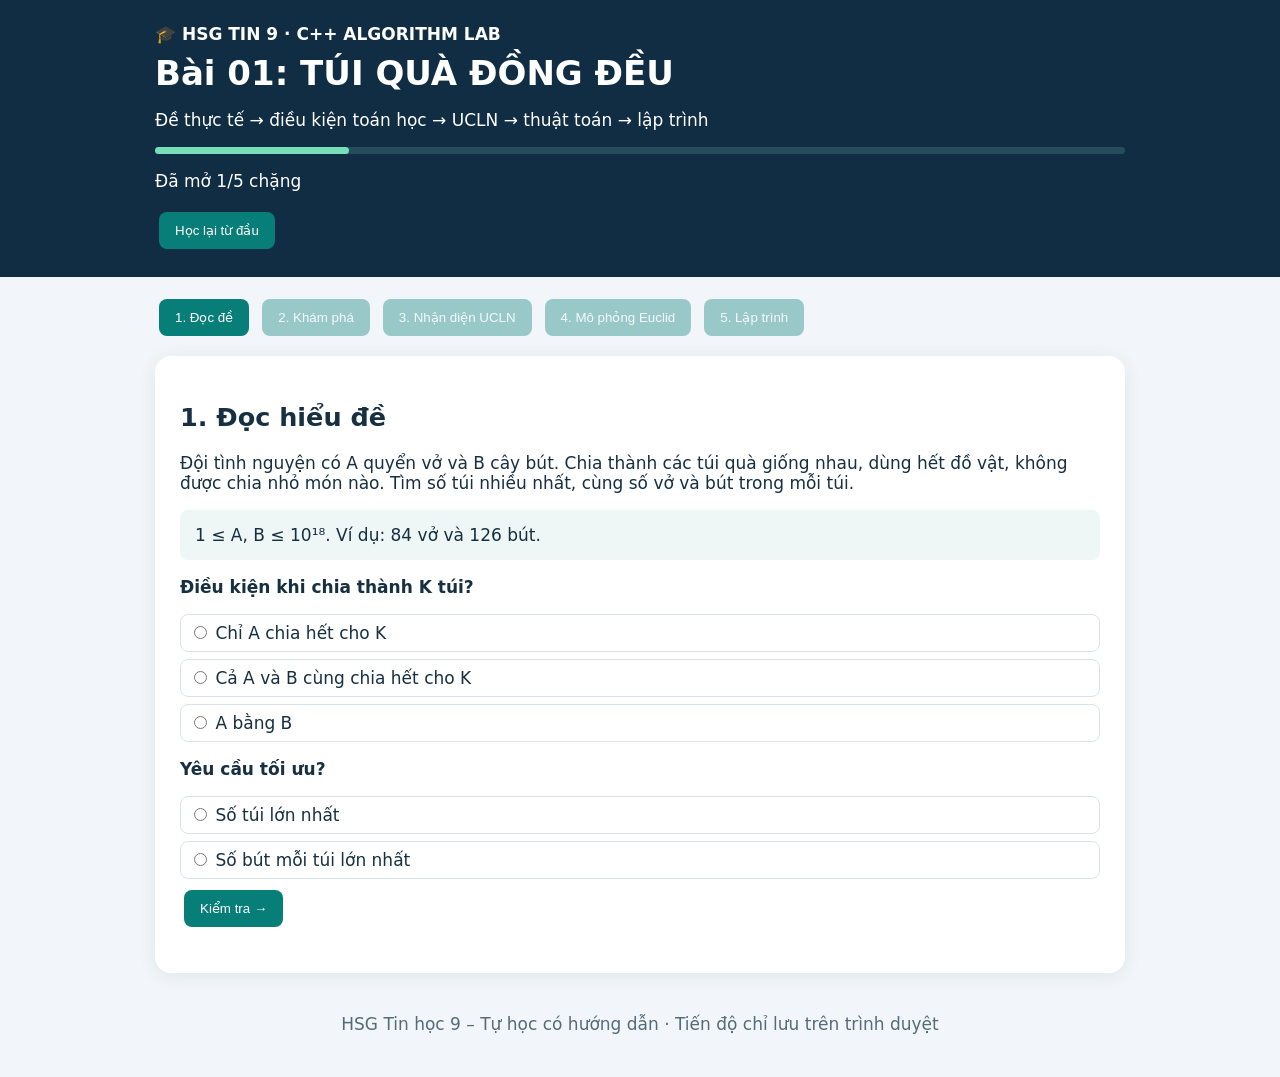
<file: index.html>
<!doctype html><html lang="vi"><meta charset="utf-8"><meta name="viewport" content="width=device-width,initial-scale=1"><title>HSG Tin 9 | Túi quà đồng đều</title><style>body{margin:0;font:17px system-ui;background:#f2f6fa;color:#163042}header{background:#102d43;color:white;padding:24px}main{max-width:970px;margin:auto;padding:18px}h1{margin:9px 0}section{background:white;padding:25px;border-radius:16px;margin:16px 0;box-shadow:0 3px 18px #16304215}section[hidden]{display:none}button{padding:11px 16px;border:0;border-radius:8px;background:#087e79;color:white;cursor:pointer;margin:4px}button:disabled{opacity:.38;cursor:default}nav{display:flex;flex-wrap:wrap;gap:5px}.choice{display:block;padding:8px;border:1px solid #dbe4ee;border-radius:8px;margin:7px 0;cursor:pointer}.info{padding:15px;background:#eef6f6;border-radius:8px;margin:15px 0}pre{overflow:auto;background:#11283d;color:#f5fafb;padding:20px;border-radius:10px;line-height:1.6}.active{background:#087a78;color:white;padding:2px 6px}input[type=range]{width:100%}textarea,input[type=text]{box-sizing:border-box;width:100%;padding:12px;border:1px solid #abb9c6;border-radius:8px}.stats{display:flex;gap:15px}.stats div{flex:1;background:#e7eff6;padding:12px;border-radius:9px}.stats strong{display:block;font-size:24px}.success{color:#087b4b;font-weight:bold}.error{color:#b22a2a;font-weight:bold}#track{height:7px;background:#244e5b;border-radius:10px}#bar{height:7px;background:#79ddba;width:20%;border-radius:10px}footer{text-align:center;color:#546b78;padding:25px}
/* v2: CodeBlocks-inspired editor and classroom simulation */
.devgrid{display:grid;grid-template-columns:1.2fr 1fr 1fr;gap:12px;margin:20px 0}
.devgrid>div{min-width:0}.devpanel{background:#f2f6fa;border:1px solid #dbe5ef;border-radius:12px;padding:12px}
.devpanel h3{margin:0 0 12px;font-size:16px}
.codewindow{background:#1d2028;color:#dae3ed;border-radius:12px;overflow:hidden;border:1px solid #343c49;margin:12px 0;box-shadow:0 12px 30px #12253618}
.codehead{background:#2b303a;color:#d5dbe5;display:flex;justify-content:space-between;align-items:center;padding:8px 12px;gap:7px;font-size:13px}
.codehead button{padding:5px 9px;background:#425365;font-size:12px}
.codebody{margin:0;padding:10px 0;overflow:auto;background:#1d2028;color:#d3dce6;font:14px/1.75 Consolas,"Courier New",monospace;tab-size:4}
.codeline{display:flex;min-height:24px;white-space:pre;width:max-content;min-width:100%}
.lineno{flex:0 0 40px;background:#181b22;color:#758397;text-align:right;padding-right:10px;user-select:none;border-right:1px solid #343c49}
.codetxt{padding:0 14px;white-space:pre}
.codeline.current{background:#124d58;box-shadow:inset 3px 0 #57d4c1}
.kw{color:#cf8af5}.typ{color:#eccc76}.str{color:#98d78a}.num{color:#e7ad70}.fn{color:#72baff}.preproc{color:#f09b9b}.comment{color:#9ca3af;font-style:italic}
.flowchart{display:flex;flex-direction:column;align-items:center;gap:0;font-size:13px}
.flownode{border:2px solid #a8bdcc;background:white;border-radius:10px;padding:9px 12px;text-align:center;width:92%;transition:.2s}
.flownode.condition{border-radius:32px}.flownode.active{border-color:#0a998d;background:#dcfaf2;color:#08675d;font-weight:bold;box-shadow:0 0 0 3px #27b79d24}
.flowarrow{height:23px;color:#64748b;line-height:23px}.flowlegend{font-size:12px;color:#5f7180;margin-top:10px}
#expBox{min-height:70px;font-size:14px;line-height:1.5}
.codewindow.fullscreen{position:fixed;inset:12px;z-index:9999;margin:0;display:flex;flex-direction:column;border:2px solid #5ed7c3}
.codewindow.fullscreen .codebody{flex:1;font-size:clamp(16px,2vw,23px);overflow:auto}
.codewindow.fullscreen .codeline{min-height:1.8em}
body.modal-open{overflow:hidden}
@media(max-width:850px){.devgrid{grid-template-columns:1fr}.devpanel{min-width:0}}
.fl-svg rect,.fl-svg polygon{fill:#ffffff;stroke:#8ca5b6;stroke-width:2;transition:fill .2s,stroke .2s}.fl-svg text{font-size:13px;font-weight:700;text-anchor:middle;fill:#15364b}.fl-svg.active rect,.fl-svg.active polygon{fill:#c5f8e9;stroke:#008c83;stroke-width:3}.fl-edge{fill:none;stroke:#64748b;stroke-width:2;marker-end:url(#arrowF)}.fl-note{font-size:12px;fill:#475569;font-weight:700}.euclid-two{display:grid;grid-template-columns:minmax(0,1.2fr) minmax(0,1fr);gap:16px;margin:20px 0}.euclid-two .devpanel{min-width:0}.sim-code-static{padding:10px 0;background:#1d2028;color:#d3dce6;font:16px/1.9 Consolas,"Courier New",monospace;overflow:auto}.code-step{display:flex;white-space:pre;min-width:max-content;min-height:30px}.code-step .line-no{width:40px;flex:none;color:#8794a8;background:#181b22;border-right:1px solid #343c49;padding-right:10px;text-align:right;user-select:none}.code-step .code-content{padding:0 14px;white-space:pre}.code-step.is-active{background:#115567!important;box-shadow:inset 4px 0 #7af1d3}.sim-actions{display:flex;flex-wrap:wrap;gap:8px}.codewindow.fullscreen .sim-code-static{flex:1;overflow:auto;font-size:clamp(18px,2.4vw,26px)}@media(max-width:740px){.euclid-two{grid-template-columns:1fr}}</style><header><div style="max-width:970px;margin:auto"><b>🎓 HSG TIN 9 · C++ ALGORITHM LAB</b><h1>Bài 01: TÚI QUÀ ĐỒNG ĐỀU</h1><p>Đề thực tế → điều kiện toán học → UCLN → thuật toán → lập trình</p><div id="track"><div id="bar"></div></div><p id="progress"></p><button id="reset">Học lại từ đầu</button></div></header><main><nav id="tabs"></nav>
<section id="s0"><h2>1. Đọc hiểu đề</h2><p>Đội tình nguyện có A quyển vở và B cây bút. Chia thành các túi quà giống nhau, dùng hết đồ vật, không được chia nhỏ món nào. Tìm số túi nhiều nhất, cùng số vở và bút trong mỗi túi.</p><div class="info">1 ≤ A, B ≤ 10¹⁸. Ví dụ: 84 vở và 126 bút.</div><p><b>Điều kiện khi chia thành K túi?</b></p><label class="choice"><input type="radio" name="q1" value="0"> Chỉ A chia hết cho K</label><label class="choice"><input type="radio" name="q1" value="1"> Cả A và B cùng chia hết cho K</label><label class="choice"><input type="radio" name="q1" value="2"> A bằng B</label><p><b>Yêu cầu tối ưu?</b></p><label class="choice"><input type="radio" name="q2" value="1"> Số túi lớn nhất</label><label class="choice"><input type="radio" name="q2" value="2"> Số bút mỗi túi lớn nhất</label><button onclick="grade(0,correct('q1','1')&&correct('q2','1'))">Kiểm tra →</button><p id="f0"></p></section>
<section id="s1" hidden><h2>2. Khám phá quy luật bằng thử chia</h2><p>Cho 12 quyển vở và 18 cây bút. Kéo thanh để chọn số túi K. Tìm ít nhất ba giá trị hợp lệ, trong đó có giá trị lớn nhất.</p><label>K = <strong id="kval">1</strong><input type="range" id="k" min="1" max="18" value="1"></label><div class="stats"><div>12 % K<strong id="r1"></strong></div><div>18 % K<strong id="r2"></strong></div></div><p id="kmsg" class="info"></p><p>Các K đã khám phá: <b id="found"></b></p><p><b>Công thức C++ đúng?</b></p><label class="choice"><input type="radio" name="q3" value="1"> A % K == 0 && B % K == 0</label><label class="choice"><input type="radio" name="q3" value="2"> A % K == 0 || B % K == 0</label><button onclick="grade(1,correct('q3','1')&&valid.size>=3&&valid.has(6))">Kiểm tra →</button><p id="f1"></p></section>
<section id="s2" hidden><h2>3. Nhận diện UCLN</h2><p>Nếu K chia hết cả A và B, K là ước chung. Đề bài yêu cầu số túi nhiều nhất.</p><p><b>Phép toán cần dùng?</b></p><label class="choice"><input type="radio" name="q4" value="1"> UCLN(A, B)</label><label class="choice"><input type="radio" name="q4" value="2"> BCNN(A, B)</label><label class="choice"><input type="radio" name="q4" value="3"> A + B</label><p>Hãy tự giải thích tại sao:</p><textarea id="why" rows="3" placeholder="Số túi phải là..."></textarea><p><small>Website kiểm tra độ dài phần giải thích, không đánh giá ngữ nghĩa.</small></p><button onclick="grade(2,correct('q4','1')&&document.getElementById('why').value.trim().split(/\s+/).length>=10)">Kiểm tra →</button><p id="f2"></p></section>
<section id="s3" hidden><h2>4. Mô phỏng Euclid từng bước</h2><p>UCLN(A,B) = UCLN(B,A%B). Thực hiện với A=84 và B=126. Nhấn <b>Bước tiếp</b> để quan sát dòng lệnh tương ứng.</p><div class="euclid-two"><div class="devpanel"><h3>① Code C++ — tô sáng dòng đang thực hiện</h3><div class="codewindow" id="simWindow"><div class="codehead"><span>Euclid.cpp</span><button id="simZoom" type="button">⛶ Phóng to</button></div><div class="sim-code-static" id="simCode"><div class="code-step" data-codeline="0"><span class="line-no">1</span><span class="code-content">while (B != 0) {</span></div><div class="code-step" data-codeline="1"><span class="line-no">2</span><span class="code-content">    long long r = A % B;</span></div><div class="code-step" data-codeline="2"><span class="line-no">3</span><span class="code-content">    A = B;</span></div><div class="code-step" data-codeline="3"><span class="line-no">4</span><span class="code-content">    B = r;</span></div><div class="code-step" data-codeline="4"><span class="line-no">5</span><span class="code-content">}</span></div><div class="code-step" data-codeline="5"><span class="line-no">6</span><span class="code-content">UCLN = A;</span></div></div></div></div><div class="devpanel"><h3>② Trạng thái biến</h3><div class="stats"><div>A<strong id="a">84</strong></div><div>B<strong id="b">126</strong></div><div>r<strong id="r">–</strong></div></div><p class="info" id="desc">B = 126 khác 0, bắt đầu vòng lặp.</p><p class="info" id="expBox">Dòng đang sáng thể hiện thao tác của thuật toán.</p><h3>Lịch sử thực hiện</h3><ol id="history"></ol></div></div><div class="sim-actions"><button id="back">← Bước trước</button><button id="next">Bước tiếp →</button><button id="autoplay">Chạy tự động</button><button id="again">Đặt lại</button></div><p><b>Khi B = 0, biến nào chứa UCLN?</b></p><label class="choice"><input type="radio" name="q5" value="1"> A</label><label class="choice"><input type="radio" name="q5" value="2"> B</label><button onclick="grade(3,step===4&&correct('q5','1'))">Kiểm tra →</button><p id="f3"></p></section>
<section id="s4" hidden><h2>5. Lập trình C++ và kiểm thử</h2><p>Euclid thay đổi A và B; hãy giữ A1, B1 ban đầu để tính số vở, bút mỗi túi.</p><p><b>Số túi K bằng gì?</b></p><label class="choice"><input type="radio" name="q6" value="1"> A sau khi Euclid kết thúc</label><label class="choice"><input type="radio" name="q6" value="2"> B sau khi Euclid kết thúc</label><p><b>Kiểu dữ liệu cho giới hạn 10¹⁸?</b></p><label class="choice"><input type="radio" name="q7" value="1"> long long</label><label class="choice"><input type="radio" name="q7" value="2"> int</label><button onclick="grade(4,correct('q6','1')&&correct('q7','1'))">Kiểm tra và mở bài giải</button><p id="f4"></p><div id="solution" hidden><h3>Mã nguồn C++</h3><div class="codewindow" id="fullCodeWindow"><div class="codehead"><span>● ● ● &nbsp; LUYEN01.cpp</span><button id="codeZoom" type="button">⛶ Phóng to</button></div><pre class="codebody" id="code"></pre></div><button id="explainToggle" type="button">Giải thích từng dòng</button><p id="codeExplanation" class="info" hidden></p><button id="linePrev" type="button" hidden>← Dòng trước</button><button id="lineNext" type="button" hidden>Dòng tiếp →</button><h3>Kiểm tra dữ liệu</h3><p>Nhập hai số nguyên dương đến 10¹⁸.</p><input id="A" type="text" value="84" aria-label="Số vở"><input id="B" type="text" value="126" aria-label="Số bút"><button id="test">Tính kết quả</button><pre id="out"></pre><p class="info">Hãy tự gõ lại chương trình, thử dữ liệu (7,13), (100,100), (1,1) và số lớn. Trang này không trực tiếp biên dịch C++.</p></div></section><footer>HSG Tin học 9 – Tự học có hướng dẫn · Tiến độ chỉ lưu trên trình duyệt</footer></main>
<script>
let max=0,now=0,step=0,clock=null,valid=new Set();const $=id=>document.getElementById(id);try{max=Math.min(4,Math.max(0,parseInt(localStorage.getItem('hsg1')||'0')||0))}catch(e){}const names=['Đọc đề','Khám phá','Nhận diện UCLN','Mô phỏng Euclid','Lập trình'];function show(n){now=n;for(let i=0;i<5;i++)$('s'+i).hidden=i!==n;$('tabs').innerHTML='';names.forEach((v,i)=>{let b=document.createElement('button');b.textContent=(i+1)+'. '+v;b.disabled=i>max;b.onclick=()=>show(i);$('tabs').append(b)});$('bar').style.width=((max+1)*20)+'%';$('progress').textContent='Đã mở '+(max+1)+'/5 chặng';if(n!==3)stop()}function correct(q,a){return document.querySelector('input[name='+q+']:checked')?.value===a}function grade(i,ok){$('f'+i).className=ok?'success':'error';$('f'+i).textContent=ok?'Đúng! Em có thể tiếp tục.':'Chưa đạt. Hãy thử lại và kiểm tra điều kiện của bài toán.';if(ok){if(i===4){$('solution').hidden=false;return}max=Math.max(max,i+1);try{localStorage.setItem('hsg1',max)}catch(e){}show(i+1)}}function checkK(){const k=+$('k').value,a=12%k,b=18%k;$('kval').textContent=k;$('r1').textContent=a;$('r2').textContent=b;if(a===0&&b===0){valid.add(k);$('kmsg').textContent='Chia được '+k+' túi, mỗi túi '+12/k+' vở và '+18/k+' bút.'}else $('kmsg').textContent='Không chia được vì còn số dư.';$('found').textContent=[...valid].sort((a,b)=>a-b).join(', ')}$('k').oninput=checkK;checkK();const steps=[{a:84,b:126,r:'–',d:'Kiểm tra: B khác 0, tiếp tục.',l:0},{a:126,b:84,r:84,d:'84 % 126 = 84; A = 126, B = 84.',l:3},{a:84,b:42,r:42,d:'126 % 84 = 42; A = 84, B = 42.',l:3},{a:42,b:0,r:0,d:'84 % 42 = 0; A = 42, B = 0.',l:3},{a:42,b:0,r:0,d:'B = 0, kết thúc. UCLN = 42.',l:5}], lines=['while (B != 0) {','  r = A % B;','  A = B;','  B = r;','}','UCLN = A;'];function draw(){const state=steps[step];$('a').textContent=state.a;$('b').textContent=state.b;$('r').textContent=state.r;$('desc').textContent=state.d;document.querySelectorAll('#simCode .code-step').forEach((node,i)=>node.classList.toggle('is-active',i===([0,3,3,3,5][step])));$('expBox').textContent=['Kiểm tra B khác 0 để bắt đầu.','Tính phần dư 84 % 126 và cập nhật A, B.','Tính phần dư 126 % 84 và cập nhật A, B.','Tính 84 % 42 = 0: B trở thành 0.','B = 0, vòng lặp kết thúc và UCLN = A = 42.'][step];$('history').innerHTML='';steps.slice(1,step+1).forEach(x=>{const li=document.createElement('li');li.textContent=x.d;$('history').append(li)});$('back').disabled=step===0;$('next').disabled=step===4}
function stop(){if(clock){clearInterval(clock);clock=null}$('autoplay').textContent='Chạy tự động'}$('back').onclick=()=>{stop();step=Math.max(0,step-1);draw()};$('next').onclick=()=>{stop();step=Math.min(4,step+1);draw()};$('again').onclick=()=>{stop();step=0;draw()};$('autoplay').onclick=()=>{if(clock){stop();return}if(step===4)step=0;draw();$('autoplay').textContent='Tạm dừng';clock=setInterval(()=>{step=Math.min(4,step+1);draw();if(step===4)stop()},1300)};draw();const cppSource = [
"#include <bits/stdc++.h>",
"using namespace std;",
"",
"int main() {",
"    ios::sync_with_stdio(false);",
"    cin.tie(nullptr);",
"",
"    freopen(\"LUYEN01.INP\", \"r\", stdin);",
"    freopen(\"LUYEN01.OUT\", \"w\", stdout);",
"",
"    long long A, B;",
"    cin >> A >> B;",
"    long long A1 = A, B1 = B;",
"",
"    while (B != 0) {",
"        long long r = A % B;",
"        A = B;",
"        B = r;",
"    }",
"",
"    long long K = A;",
"    cout << K << '\\n';",
"    cout << A1 / K << \" \" << B1 / K;",
"",
"    return 0;",
"}"
].join("\n");
$('test').onclick=()=>{let x=$('A').value.trim(),y=$('B').value.trim();if(!/^\d+$/.test(x)||!/^\d+$/.test(y)){$('out').textContent='Chỉ nhập số nguyên dương.';return}let a=BigInt(x),b=BigInt(y),M=1000000000000000000n;if(a<1n||b<1n||a>M||b>M){$('out').textContent='Giá trị phải thuộc [1, 10¹⁸].';return}let c=a,d=b;while(d){let t=c%d;c=d;d=t}$('out').textContent='LUYEN01.OUT:\n'+c+'\n'+a/c+' '+b/c};$('reset').onclick=()=>{if(confirm('Xóa tiến độ và học lại?')){try{localStorage.removeItem('hsg1')}catch(e){}location.reload()}};show(0);

const comments=[
'Gọi thư viện tổng hợp C++.','Sử dụng không gian tên std.','Dòng trống ngăn các phần.','Hàm main là điểm bắt đầu chương trình.',
'Tăng tốc nhập xuất.','Không buộc cin tự đồng bộ với cout.','Dòng trống để dễ theo dõi.',
'Mở tệp đầu vào LUYEN01.INP.','Mở tệp kết quả LUYEN01.OUT.','Dòng trống phân đoạn.',
'Khai báo A, B kiểu long long vì dữ liệu tới 10¹⁸.','Đọc hai số từ tệp.','Lưu dữ liệu gốc để tính số đồ vật mỗi túi.','Dòng trống.',
'Lặp khi B khác 0.','Lấy số dư r = A % B.','Gán A bằng B cũ.','Gán B bằng số dư r.','Đóng vòng lặp Euclid.','Dòng trống.',
'K là UCLN, cũng là số túi lớn nhất.','Xuất số túi trên dòng đầu tiên.','Xuất số vở và bút mỗi túi trên dòng 2.','Dòng trống.',
'Kết thúc chương trình thành công.','Kết thúc hàm main.'
];
function htmlEscape(t){return t.replaceAll('&','&amp;').replaceAll('<','&lt;').replaceAll('>','&gt;')}
function syntax(t){
  const rx=/(\/\/.*|"(?:\\.|[^"\\])*"|#include|\blong\b|\bint\b|\busing\b|\bnamespace\b|\bwhile\b|\breturn\b|\bmain\b|\bfreopen\b|\b\d+\b)/g;
  let out='',last=0,m;
  while((m=rx.exec(t))!==null){
    out+=htmlEscape(t.slice(last,m.index));
    const z=m[0];let cls=z.startsWith('//')?'comment':z.startsWith('"')?'str':z.startsWith('#')?'preproc':/^(long|int)$/.test(z)?'typ':/^(using|namespace|while|return)$/.test(z)?'kw':/^(main|freopen)$/.test(z)?'fn':'num';
    out+='<span class="'+cls+'">'+htmlEscape(z)+'</span>'; last=rx.lastIndex;
  }
  return out+htmlEscape(t.slice(last));
}
function paint(src,element,active=-1){element.innerHTML=src.split('\n').map((line,i)=>'<div class="codeline '+(i===active?'current':'')+'"><span class="lineno">'+(i+1)+'</span><span class="codetxt">'+(syntax(line)||'&nbsp;')+'</span></div>').join('')}
const simSrc=['while (B != 0) {','    long long r = A % B;','    A = B;','    B = r;','}','UCLN = A;'].join('\n');
function updateCodeView(){paint(cppSource,$('code'),explaining?focusLine:-1)}
let explaining=false,focusLine=0;
$('explainToggle').onclick=()=>{explaining=!explaining;$('explainToggle').textContent=explaining?'Ẩn giải thích từng dòng':'Giải thích từng dòng';for(const id of ['codeExplanation','linePrev','lineNext'])$(id).hidden=!explaining;if(explaining)explainLine();else updateCodeView()};
function explainLine(){updateCodeView();$('codeExplanation').textContent='Dòng '+(focusLine+1)+': '+comments[focusLine];$('linePrev').disabled=focusLine===0;$('lineNext').disabled=focusLine===comments.length-1}
$('linePrev').onclick=()=>{focusLine=Math.max(0,focusLine-1);explainLine()};$('lineNext').onclick=()=>{focusLine=Math.min(comments.length-1,focusLine+1);explainLine()};
function zoom(id,btn){let el=$(id);el.classList.toggle('fullscreen');let on=el.classList.contains('fullscreen');document.body.classList.toggle('modal-open',on);$(btn).textContent=on?'✕ Thu nhỏ':'⛶ Phóng to'}
$('codeZoom').onclick=()=>zoom('fullCodeWindow','codeZoom');
$('simZoom').onclick=()=>zoom('simWindow','simZoom');
document.addEventListener('keydown',e=>{if(e.key==='Escape')for(const [a,b] of [['simWindow','simZoom'],['fullCodeWindow','codeZoom']])if($(a).classList.contains('fullscreen'))zoom(a,b)});
updateCodeView();draw();
</script></html>
</file>
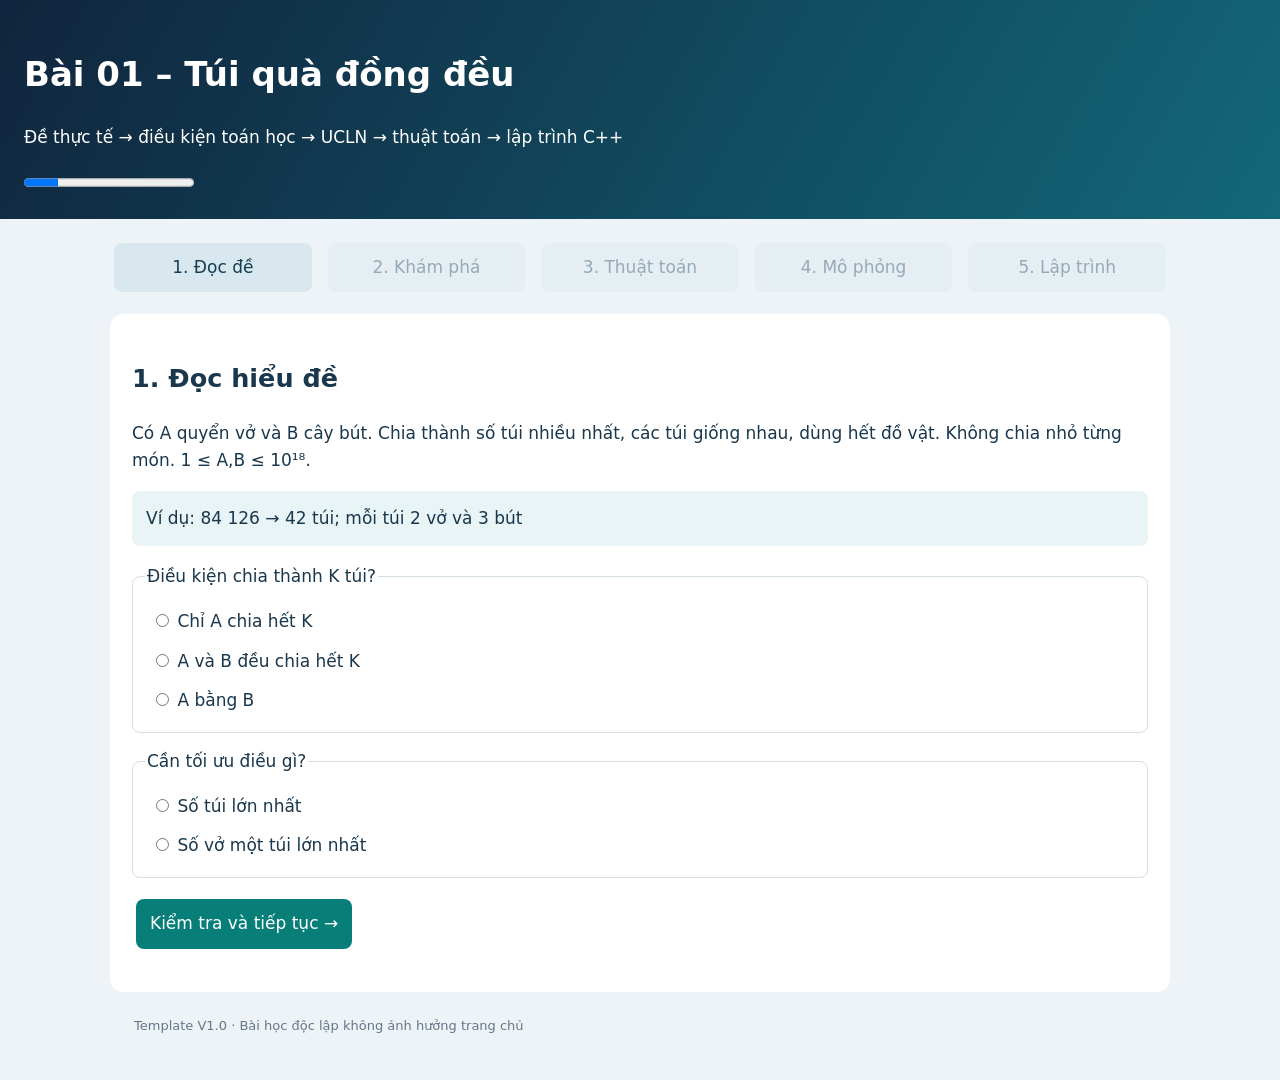
<file: templates/index.html>
<!doctype html><html lang="vi"><meta charset="utf-8"><meta name="viewport" content="width=device-width,initial-scale=1"><title>HSG Tin 9 Template V1</title><link rel="stylesheet" href="style.css"><header><h1 id="title">Bài tự học</h1><p id="subtitle"></p><progress id="progress" value="1" max="5"></progress></header><main><nav id="tabs"></nav><section id="stage"></section><footer>Template V1.0 · Bài học độc lập không ảnh hưởng trang chủ</footer></main><script src="lesson-data.js"></script><script src="engine.js"></script>
</file>
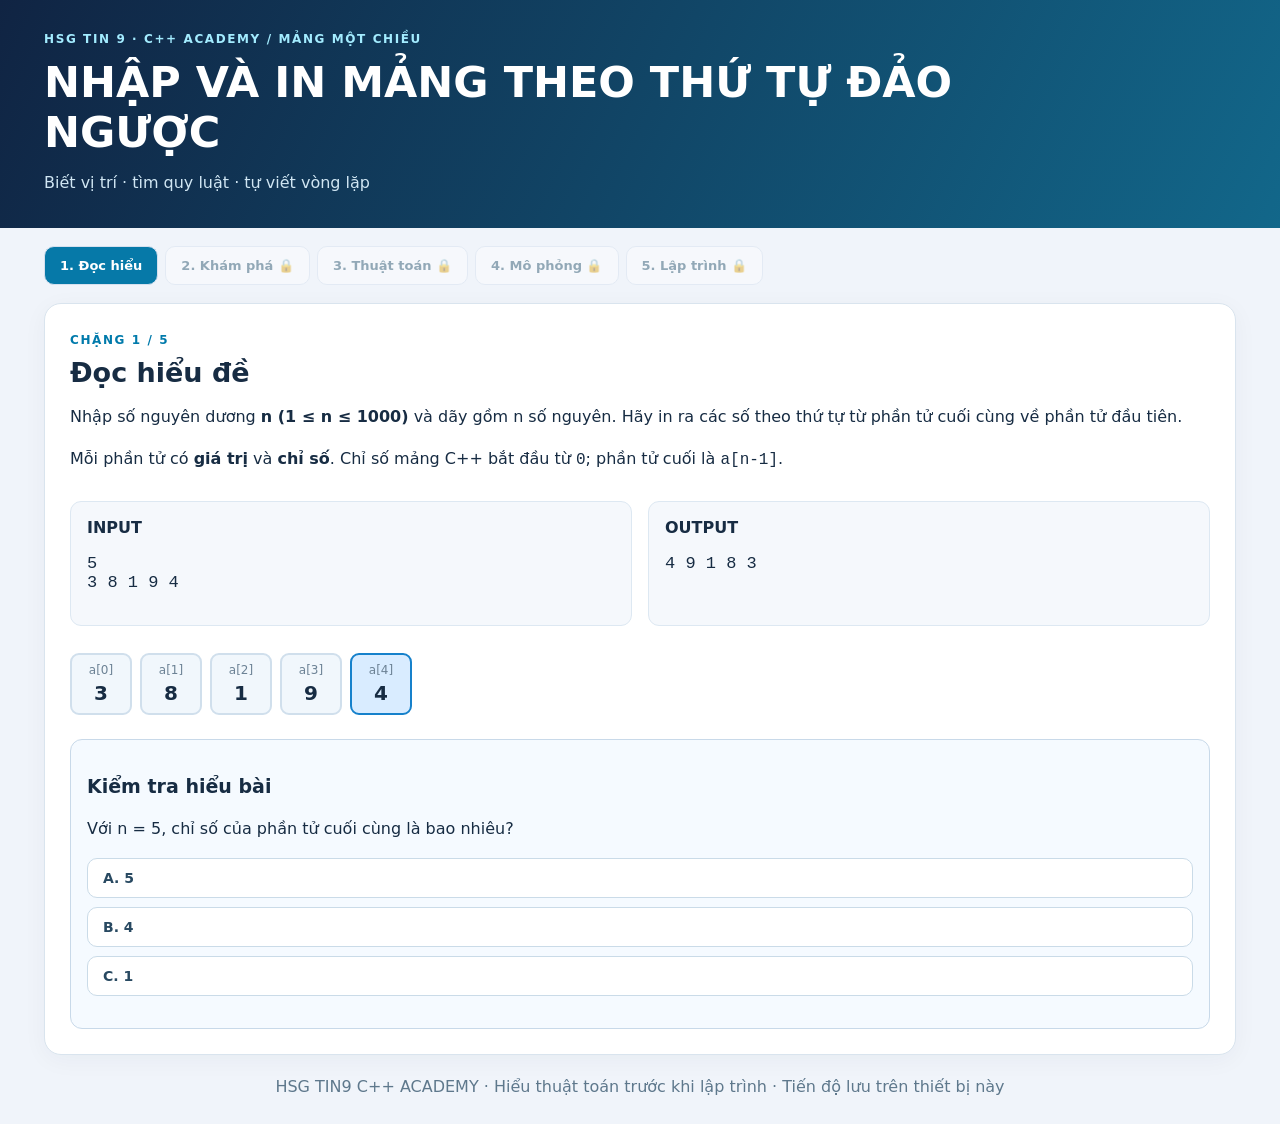
<file: lessons/bai01-nhap-in-mang-dao-nguoc/index.html>
<!doctype html>
<html lang="vi"><head><meta charset="utf-8"><meta name="viewport" content="width=device-width,initial-scale=1">
<title>Bài 1 — Nhập và in mảng theo thứ tự đảo ngược | HSG Tin 9</title>
<link rel="stylesheet" href="style.css"></head><body>
<header><div class="wrap"><div class="eyebrow">HSG TIN 9 · C++ ACADEMY / MẢNG MỘT CHIỀU</div><h1>NHẬP VÀ IN MẢNG THEO THỨ TỰ ĐẢO NGƯỢC</h1><p>Biết vị trí · tìm quy luật · tự viết vòng lặp</p></div></header>
<main class="wrap">
<nav aria-label="Chọn chặng học" id="nav"></nav>
<section id="s0" class="panel"><span class="eyebrow blue">CHẶNG 1 / 5</span><h2>Đọc hiểu đề</h2><p>Nhập số nguyên dương <strong>n (1 ≤ n ≤ 1000)</strong> và dãy gồm n số nguyên. Hãy in ra các số theo thứ tự từ phần tử cuối cùng về phần tử đầu tiên.</p><p>Mỗi phần tử có <strong>giá trị</strong> và <strong>chỉ số</strong>. Chỉ số mảng C++ bắt đầu từ <code>0</code>; phần tử cuối là <code>a[n-1]</code>.</p><div class="two"><div class="mini"><b>INPUT</b><pre>5
3 8 1 9 4</pre></div><div class="mini"><b>OUTPUT</b><pre>4 9 1 8 3</pre></div></div><div class="array" id="introArray"></div><div id="quiz0"></div></section>
<section id="s1" class="panel hidden"><span class="eyebrow blue">CHẶNG 2 / 5</span><h2>Khám phá quy luật bằng cách nhấp ô mảng</h2>
<p>Nhấp vào đúng ô cần in tiếp theo. Không được bắt đầu từ trái sang phải! Mỗi lần đúng, Output sẽ thêm một giá trị.</p><div class="fieldrow"><label>Dãy thử (2–10 số nguyên, cách nhau bởi khoảng trắng)<input id="explInput" value="3 8 1 9 4"></label><button id="explSet">Tạo mảng mới</button></div><div id="explArray" class="array"></div><div class="mini"><b>Output đang hình thành</b><pre id="explOut" aria-live="polite">Chưa in</pre><p id="explHint" class="note">Hãy chọn phần tử cuối cùng.</p></div><button class="light" id="explReset">Làm lại</button><div id="quiz1"></div></section>
<section id="s2" class="panel hidden"><span class="eyebrow blue">CHẶNG 3 / 5</span><h2>Hình thành thuật toán</h2><div class="steps">
<p><b>1.</b> Nhập n và n phần tử a[0] ... a[n-1] bằng vòng lặp <code>for</code> tăng i.</p><p><b>2.</b> Gán <code>i = n - 1</code> để bắt đầu từ cuối mảng.</p><p><b>3.</b> Khi <code>i >= 0</code>, in <code>a[i]</code>, rồi giảm <code>i--</code>.</p><p><b>4.</b> Khi <code>i == -1</code>, điều kiện sai: dừng; không truy cập <code>a[-1]</code>.</p></div>
<div class="mini"><b>Ba cách diễn đạt cùng một hành động</b><pre>for   : for (int i=n-1; i>=0; i--)
while : int i=n-1; while (i>=0) { ...; i--; }
do...while: int i=n-1; do { ...; i--; } while (i>=0);</pre><p class="note">Vì n ≥ 1 nên mẫu do...while ở đây chạy ít nhất một lần là phù hợp. Lời giải chính dùng for.</p></div>
<label class="block">Hãy tự giải thích vì sao bắt đầu tại n−1, không phải n:<textarea id="reflection" placeholder="Viết nhận xét của em..."></textarea></label><button class="light" id="hintBtn">Xem gợi ý tự đối chiếu</button><div id="hint" class="info hidden">Mảng n phần tử được đánh chỉ số 0, 1, ..., n−1. Chỉ số n nằm ngoài phạm vi mảng.</div><p><b>Độ phức tạp:</b> thời gian O(n), bộ nhớ O(n) để lưu n phần tử.</p><div id="quiz2"></div></section>
<section id="s3" class="panel hidden"><span class="eyebrow blue">CHẶNG 4 / 5</span><h2>Mô phỏng code chạy từng bước</h2><p>Quan sát dòng chương trình được tô sáng, chỉ số i, phần tử hiện tại và Output đang được in.</p><div class="fieldrow"><label>Dãy mô phỏng (1–20 số nguyên)<input id="simInput" value="3 8 1 9 4"></label><button id="begin">Bắt đầu</button></div>
<div class="simgrid"><div><h3>Cột 1 · Code C++</h3><pre id="simCode" class="code">#include &lt;bits/stdc++.h&gt;
using namespace std;

int main() {
    int n;
    int a[1000];

    cin &gt;&gt; n;
    for (int i = 0; i &lt; n; i++) {
        cin &gt;&gt; a[i];
    }

    for (int i = n - 1; i &gt;= 0; i--) {
        cout &lt;&lt; a[i];
        if (i &gt; 0) cout &lt;&lt; " ";
    }
    cout &lt;&lt; '\n';
    return 0;
}</pre></div><div><h3>Cột 2 · Trạng thái</h3><div id="state" class="stats"></div><div class="array" id="simArray"></div><div id="message" class="info">Bấm Bắt đầu để theo dõi từng dòng lệnh.</div><h4>Lịch sử các bước</h4><ol id="history" class="history"></ol><h4>Output</h4><pre class="output" id="simOut">Chưa có kết quả</pre></div></div><div class="toolbar"><button id="prev" class="light">← Bước trước</button><button id="next">Bước tiếp →</button><button id="auto" class="light">▶ Chạy tự động</button><button id="pause" class="light">Ⅱ Tạm dừng</button><button id="reset" class="light">↺ Đặt lại</button></div><div id="simComplete"></div></section>
<section id="s4" class="panel hidden"><span class="eyebrow blue">CHẶNG 5 / 5</span><h2>Lập trình và kiểm tra</h2><p>Hãy tự viết chương trình C++ trước khi mở lời giải. Không sử dụng <code>vector</code>, <code>reverse</code> hoặc thuật toán chưa học.</p>
<div id="quiz3"></div><div class="toolbar"><button id="reveal" class="light" disabled>Hiện lời giải C++ (sau câu hỏi)</button><button id="copy" class="light" disabled>Sao chép code</button><button id="zoom" class="light" disabled>Phóng to code</button></div><div id="solutionWrap" class="hidden"><pre class="code" id="solution"></pre><h3>Giải thích từng dòng</h3><div id="explain"></div></div>
<h3>Kiểm tra kết quả với dữ liệu tự chọn</h3><div class="fieldrow"><label>Nhập n, sau đó n số nguyên (cách nhau bởi khoảng trắng hoặc xuống dòng)<textarea id="customInput">5
3 8 1 9 4</textarea></label><button id="runCustom">Tính Output</button></div><pre id="customOut" class="output">Chưa chạy</pre>
<button class="light" id="runTests">Chạy 6 bộ test của bài</button><div id="testResults"></div><div class="info">Trang mô phỏng tính Output bằng JavaScript, không phải trình biên dịch C++. Hãy biên dịch file solution.cpp bằng trình biên dịch C++ để kiểm chứng độc lập.</div></section>
<footer>HSG TIN9 C++ ACADEMY · Hiểu thuật toán trước khi lập trình · Tiến độ lưu trên thiết bị này</footer>
</main><script src="lesson-data.js"></script><script src="engine.js"></script></body></html>
</file>
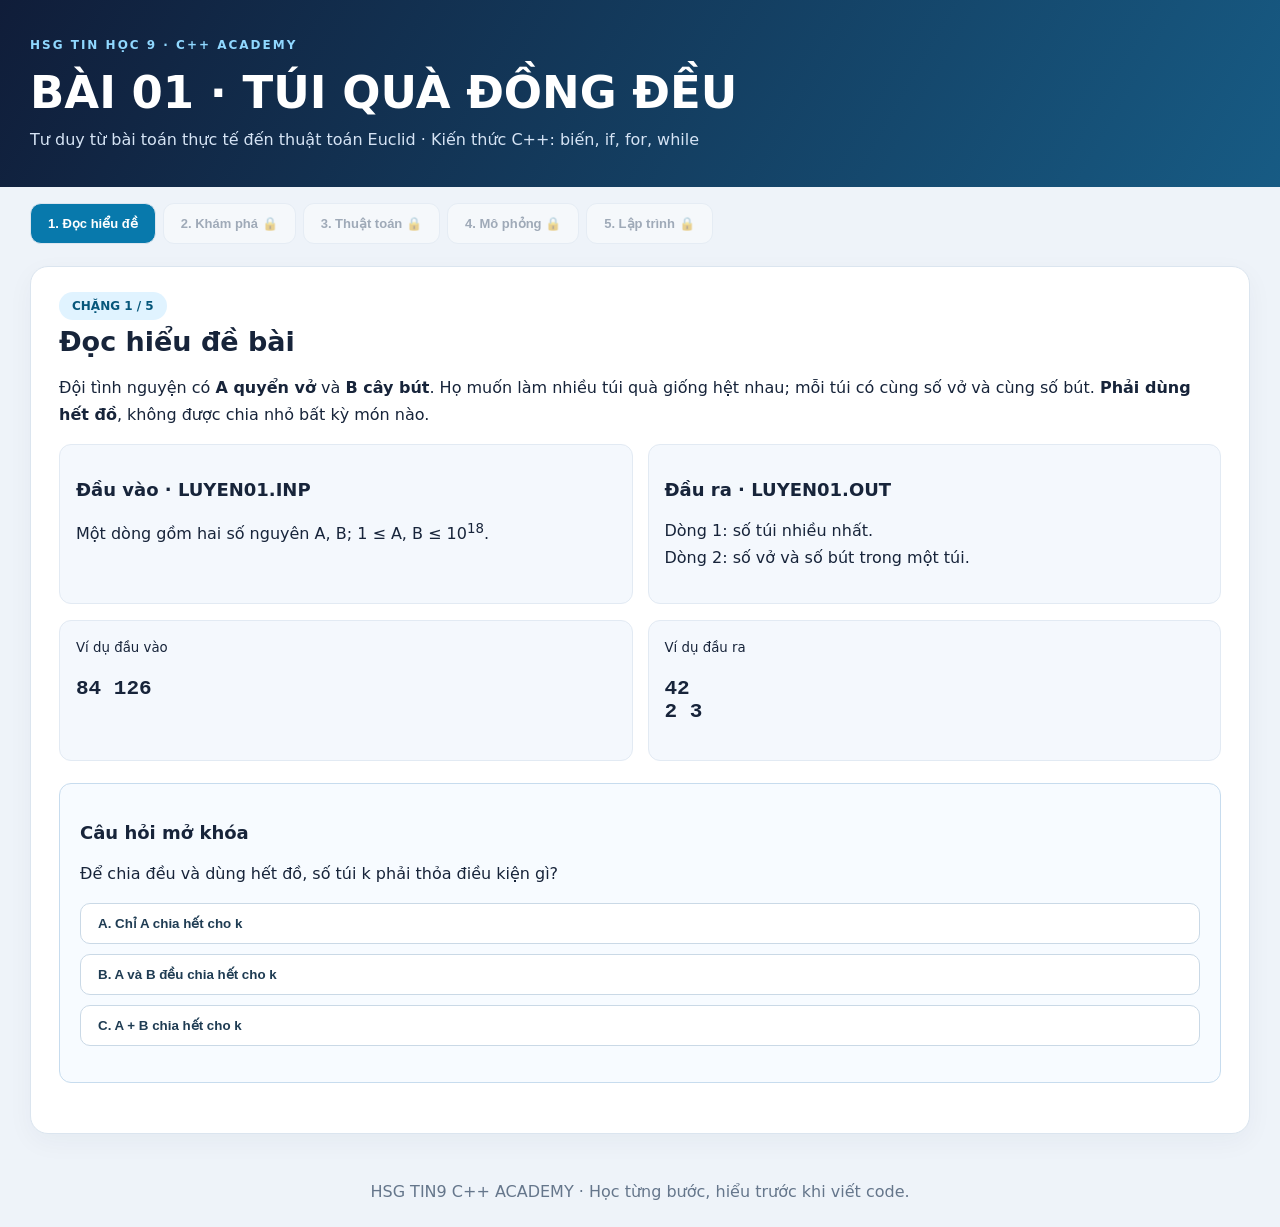
<file: lessons/bai01-tui-qua-dong-deu/index.html>
<!doctype html>
<html lang="vi"><head><meta charset="UTF-8"><meta name="viewport" content="width=device-width,initial-scale=1">
<title>Bài 01 — Túi quà đồng đều | HSG Tin 9</title><link rel="stylesheet" href="style.css"></head>
<body><header><div class="head"><span class="eyebrow">HSG TIN HỌC 9 · C++ ACADEMY</span><h1>BÀI 01 · TÚI QUÀ ĐỒNG ĐỀU</h1><p>Tư duy từ bài toán thực tế đến thuật toán Euclid · Kiến thức C++: biến, if, for, while</p></div></header>
<main><nav id="nav" aria-label="Năm chặng học tập"></nav>
<section class="panel" id="stage0"><span class="pill">CHẶNG 1 / 5</span><h2>Đọc hiểu đề bài</h2>
<p>Đội tình nguyện có <strong>A quyển vở</strong> và <strong>B cây bút</strong>. Họ muốn làm nhiều túi quà giống hệt nhau; mỗi túi có cùng số vở và cùng số bút. <strong>Phải dùng hết đồ</strong>, không được chia nhỏ bất kỳ món nào.</p>
<div class="twobox"><div><h3>Đầu vào · LUYEN01.INP</h3><p>Một dòng gồm hai số nguyên A, B; 1 ≤ A, B ≤ 10<sup>18</sup>.</p></div><div><h3>Đầu ra · LUYEN01.OUT</h3><p>Dòng 1: số túi nhiều nhất.<br>Dòng 2: số vở và số bút trong một túi.</p></div></div>
<div class="example"><div><small>Ví dụ đầu vào</small><pre>84 126</pre></div><div><small>Ví dụ đầu ra</small><pre>42
2 3</pre></div></div><div id="quiz0"></div></section>
<section class="panel hidden" id="stage1"><span class="pill">CHẶNG 2 / 5</span><h2>Khám phá cách chia đều</h2><p>Thử chọn số túi k. Nếu A và B cùng chia hết cho k, phép chia là hợp lệ. Hãy quan sát số vở, số bút và phần dư.</p>
<div class="inputs"><label>Số vở A<input id="explA" type="number" min="1" max="10000" value="84"></label><label>Số bút B<input id="explB" type="number" min="1" max="10000" value="126"></label><label>Số túi k<input id="explK" type="number" min="1" max="10000" value="7"></label><button id="explore">Kiểm tra cách chia</button></div><div id="explResult" class="result" aria-live="polite"></div>
<div class="tip"><strong>Quan sát:</strong> Có thể dùng <code>for</code> thử các số túi nhỏ, nhưng nếu A, B lên tới 10<sup>18</sup> thì cách thử lần lượt sẽ quá chậm.</div><div id="quiz1"></div></section>
<section class="panel hidden" id="stage2"><span class="pill">CHẶNG 3 / 5</span><h2>Hình thành thuật toán</h2>
<div class="steps"><div><b>01</b><p>Số túi k phải chia hết cả A và B: <code>A % k == 0</code> và <code>B % k == 0</code>.</p></div><div><b>02</b><p>Muốn số túi lớn nhất, tìm <strong>UCLN(A, B)</strong>.</p></div><div><b>03</b><p>Với Euclid: lặp <code>r = a % b; a = b; b = r;</code> đến khi <code>b == 0</code>.</p></div><div><b>04</b><p>Đặt <code>k = a</code>. Số vở/túi là <code>A/k</code>, số bút/túi là <code>B/k</code>.</p></div></div>
<div class="tip">Thời gian: <strong>O(log(min(A,B)))</strong>. Bộ nhớ phụ: <strong>O(1)</strong>. Dùng <code>long long</code> vì A, B có thể lên tới 10<sup>18</sup>.</div>
<label class="full">Em hãy giải thích bằng lời: vì sao số túi tối đa là UCLN?<textarea id="reflection" rows="3" placeholder="Viết suy nghĩ của em (tự đối chiếu với gợi ý sau)..."></textarea></label><button id="hint">Hiện gợi ý tự đánh giá</button><div id="hintText" class="tip hidden">Số túi k phải là ước của cả A và B. Trong tất cả các ước chung, ước lớn nhất cho số túi nhiều nhất.</div><div id="quiz2"></div></section>
<section class="panel hidden" id="stage3"><span class="pill">CHẶNG 4 / 5</span><h2>Mô phỏng Euclid từng bước</h2>
<div class="inputs"><label>A<input id="simA" type="text" inputmode="numeric" value="84"></label><label>B<input id="simB" type="text" inputmode="numeric" value="126"></label><button id="begin">Bắt đầu</button></div>
<div class="simgrid"><div><h3>Code C++ · dòng đang thực hiện</h3><pre class="code" id="simCode">#include &lt;bits/stdc++.h&gt;
using namespace std;

int main() {
    freopen("LUYEN01.INP", "r", stdin);
    freopen("LUYEN01.OUT", "w", stdout);

    long long A, B;
    cin &gt;&gt; A &gt;&gt; B;

    long long a = A, b = B;
    while (b != 0) {
        long long r = a % b;
        a = b;
        b = r;
    }
    long long k = a;
    cout &lt;&lt; k &lt;&lt; '\n';
    cout &lt;&lt; A / k &lt;&lt; " " &lt;&lt; B / k &lt;&lt; '\n';
    return 0;
}</pre></div><div><h3>Trạng thái và lịch sử</h3><div id="vars" class="stat"></div><p id="message" class="result">Bấm “Bắt đầu” để tạo mô phỏng.</p><h4>Lịch sử thao tác</h4><ol id="history" class="history"></ol><h4>LUYEN01.OUT</h4><pre id="simOut" class="output">Chưa hoàn thành</pre></div></div>
<div class="toolbar"><button id="prev" class="secondary">← Bước trước</button><button id="next">Bước tiếp →</button><button id="auto" class="secondary">▶ Chạy tự động</button><button id="pause" class="secondary">Ⅱ Tạm dừng</button><button id="reset" class="secondary">↺ Đặt lại</button></div><div id="quiz3"></div></section>
<section class="panel hidden" id="stage4"><span class="pill">CHẶNG 5 / 5</span><h2>Lập trình và kiểm tra</h2><p>Tự viết code trước, sau đó đối chiếu lời giải. Đoạn code dùng <code>#include &lt;bits/stdc++.h&gt;</code> và đọc/ghi đúng tên tệp đề bài.</p>
<div class="toolbar"><button id="showSolution">Hiện / ẩn lời giải</button><button id="copy" class="secondary">Sao chép mã C++</button><button id="zoom" class="secondary">Phóng to mã</button></div>
<div id="solutionWrap" class="hidden"><pre id="solution" class="code"></pre><h3>Giải thích từng dòng</h3><div id="explain"></div></div>
<h3>Thử bộ dữ liệu</h3><p>Trang tính kết quả bằng JavaScript <code>BigInt</code> để đối chiếu với đáp án, <strong>không phải trình biên dịch C++</strong>.</p>
<div class="inputs"><label>A<input id="testA" value="84" inputmode="numeric"></label><label>B<input id="testB" value="126" inputmode="numeric"></label><button id="runTest">Tính kết quả</button></div><pre id="testOut" class="output">Nhập A, B rồi bấm Tính kết quả</pre>
<button id="allTests" class="secondary">Chạy 6 bộ test mẫu trên trang</button><div id="testResults"></div><div class="tip"><strong>Tự kiểm:</strong> Sau khi lưu mã thành <code>solution.cpp</code>, chạy bằng trình biên dịch C++ trên máy. Phải đặt tệp <code>LUYEN01.INP</code> cạnh chương trình để đọc dữ liệu.</div></section>
<footer>HSG TIN9 C++ ACADEMY · Học từng bước, hiểu trước khi viết code.</footer></main>
<script src="lesson-data.js"></script><script src="engine.js"></script></body></html>
</file>
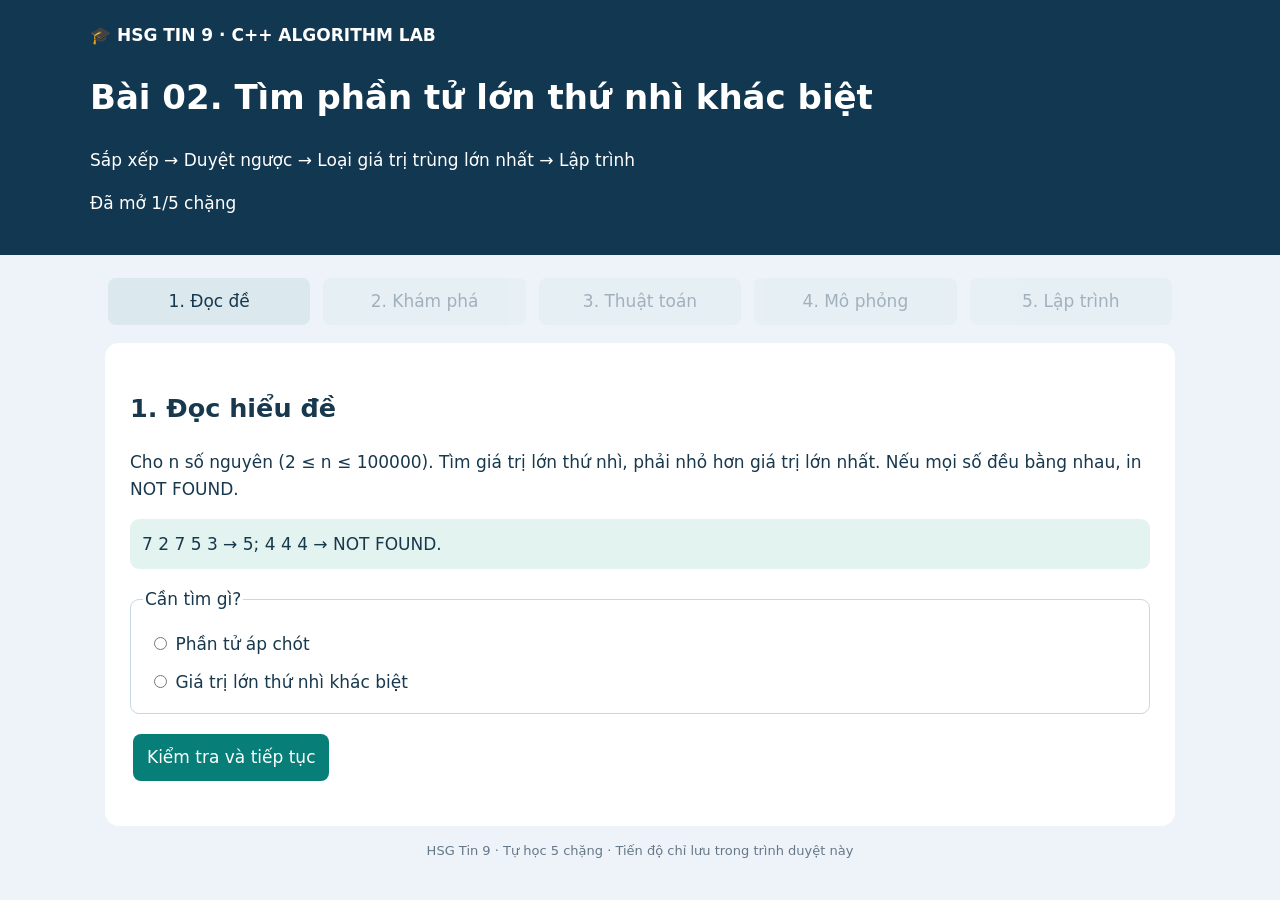
<file: lessons/bai02-gia-tri-lon-thu-nhi/index.html>
<!doctype html><html lang="vi"><head><meta charset="utf-8"><meta name="viewport" content="width=device-width,initial-scale=1"><meta name="theme-color" content="#10283d"><title>Bài 02 – Giá trị lớn thứ nhì khác biệt</title><link rel="stylesheet" href="style.css"></head><body><header><div><strong>🎓 HSG TIN 9 · C++ ALGORITHM LAB</strong><h1>Bài 02. Tìm phần tử lớn thứ nhì khác biệt</h1><p>Sắp xếp → Duyệt ngược → Loại giá trị trùng lớn nhất → Lập trình</p><p id="progress" aria-live="polite"></p></div></header><main><nav id="tabs" aria-label="Các chặng"></nav><section id="stage"></section><footer>HSG Tin 9 · Tự học 5 chặng · Tiến độ chỉ lưu trong trình duyệt này</footer></main><script src="lesson-data.js"></script><script src="engine.js"></script></body></html>
</file>
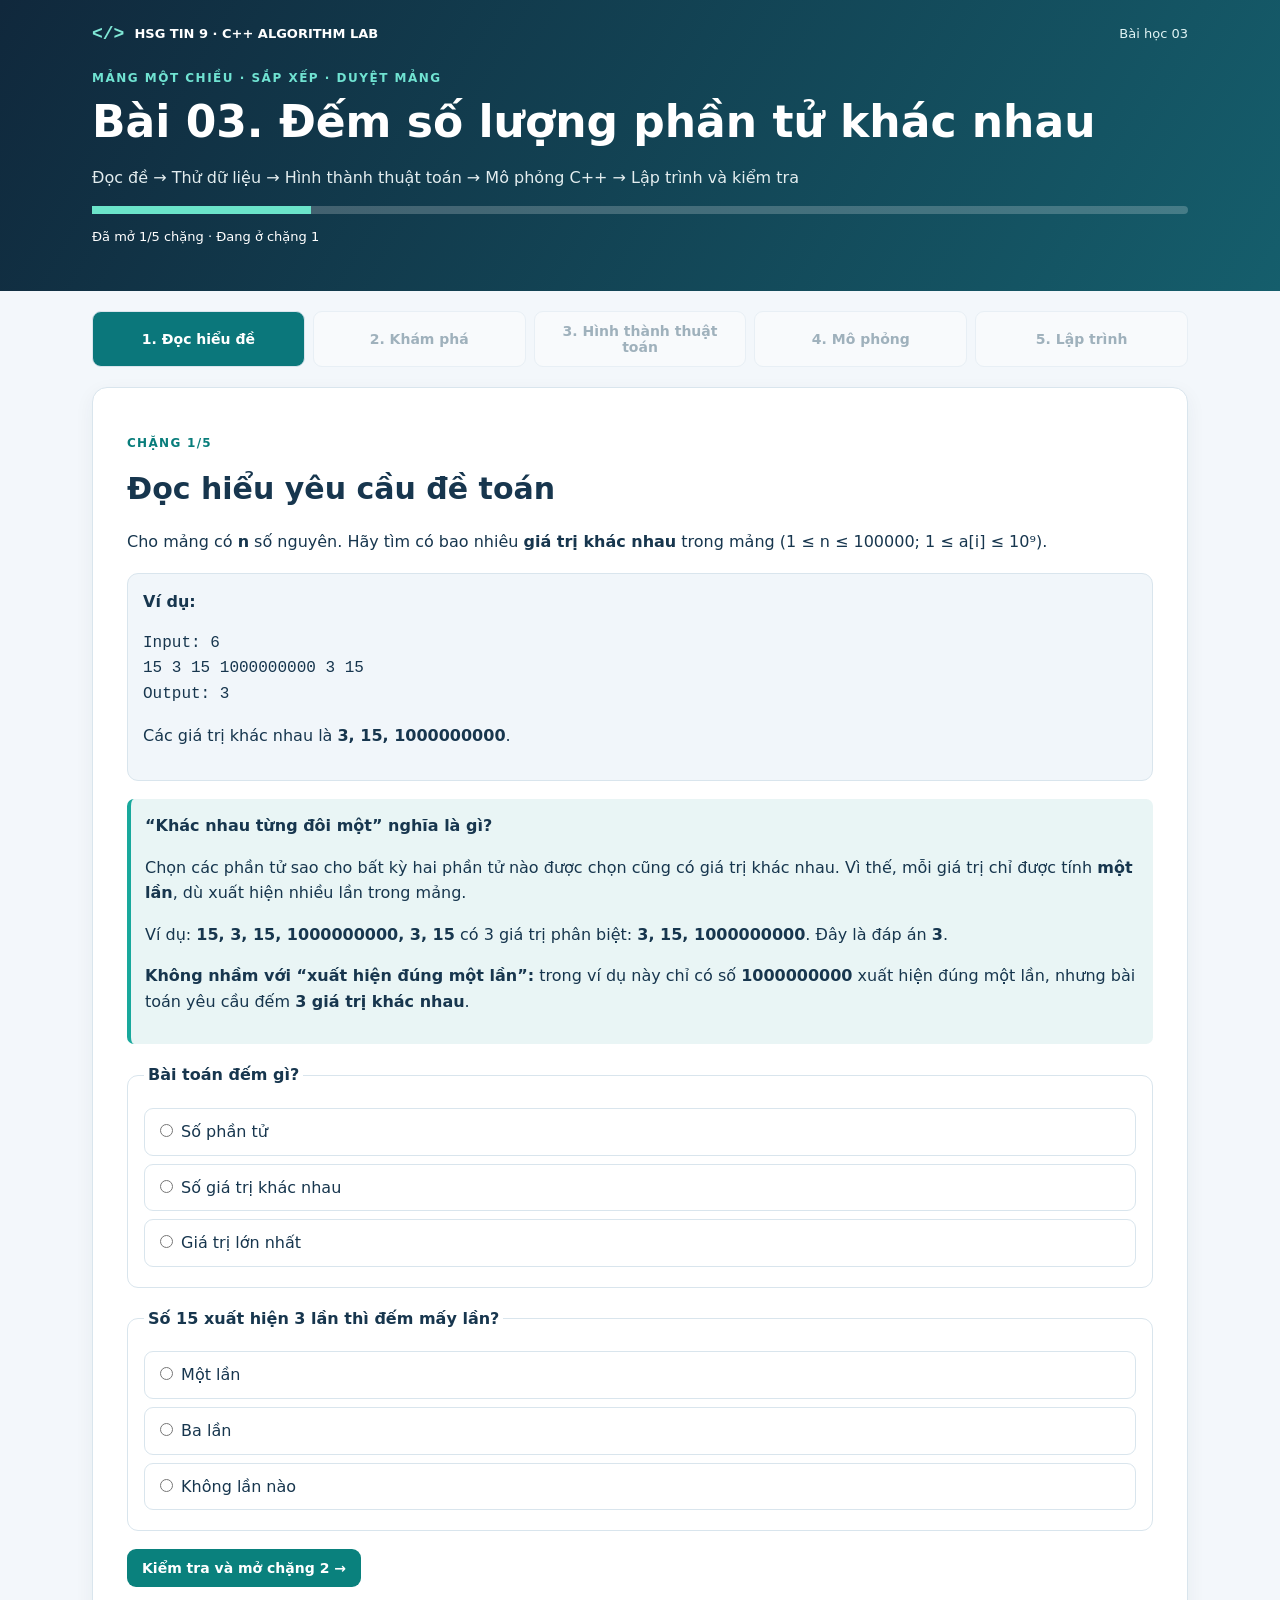
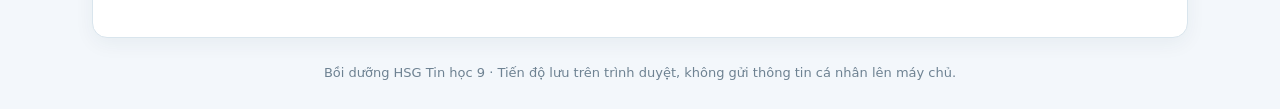
<file: lessons/bai03-dem-phan-tu-khac-nhau/index.html>
<!DOCTYPE html>
<html lang="vi">
<head>
  <meta charset="utf-8">
  <meta name="viewport" content="width=device-width, initial-scale=1">
  <meta name="theme-color" content="#10283d">
  <title>Bài 03 · Đếm giá trị khác nhau — HSG Tin học 9</title>
  <meta name="description" content="Tự học C++ từng bước: từ bài toán thực tế đến thuật toán đếm phần tử khác nhau trong mảng bằng sắp xếp và duyệt.">
  <link rel="stylesheet" href="style.css">
  <script defer src="lesson-data.js"></script>
  <script defer src="engine.js"></script>
</head>
<body>
<header class="hero"><div class="container">
  <div class="brand"><span class="brand-mark">&lt;/&gt;</span><strong>HSG TIN 9 · C++ ALGORITHM LAB</strong><span class="edition">Bài học 03</span></div>
  <p class="eyebrow">MẢNG MỘT CHIỀU · SẮP XẾP · DUYỆT MẢNG</p>
  <h1>Bài 03. Đếm số lượng phần tử khác nhau</h1>
  <p class="intro">Đọc đề → Thử dữ liệu → Hình thành thuật toán → Mô phỏng C++ → Lập trình và kiểm tra</p>
  <div class="progress-wrap"><div class="progress-track"><div id="progress-fill" class="progress-fill"></div></div><p id="progress-text" aria-live="polite">Đã mở 1 / 5 chặng</p></div>
</div></header>
<main class="container">
  <nav id="tabs" class="tabs" aria-label="Các chặng học tập"></nav>
  <section id="content" class="lesson-panel" aria-live="polite"><h2>Đang mở bài học...</h2></section>
  <footer>Bồi dưỡng HSG Tin học 9 · Tiến độ lưu trên trình duyệt, không gửi thông tin cá nhân lên máy chủ.</footer>
</main>
</body>
</html>
</file>
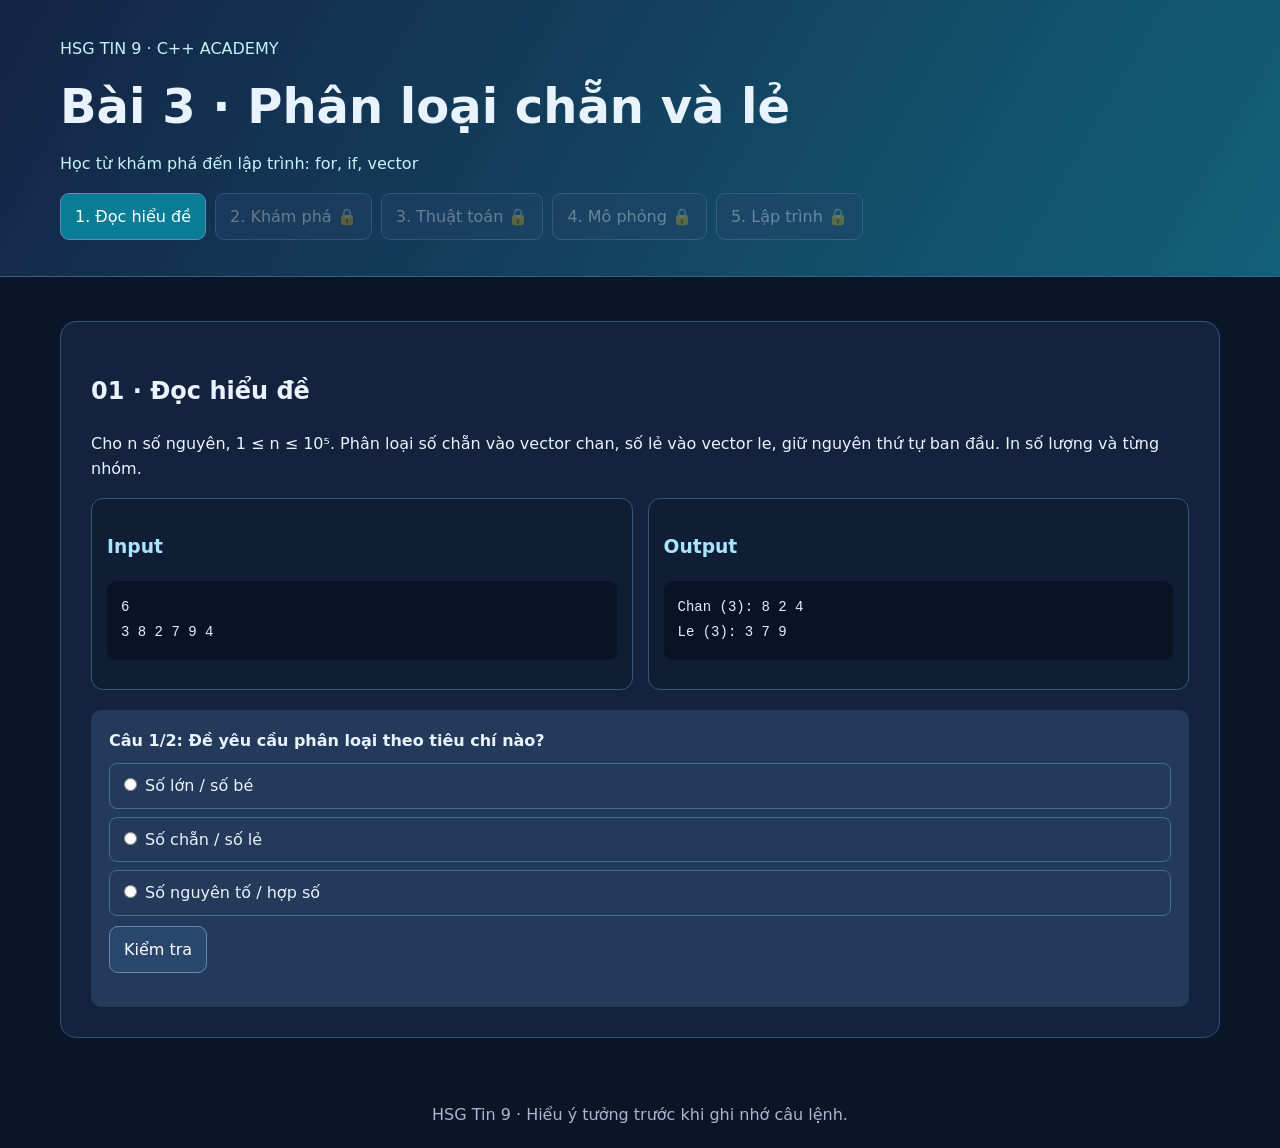
<file: lessons/bai03-phan-loai-chan-le/index.html>
<!doctype html><html lang="vi"><head><meta charset="utf-8"><meta name="viewport" content="width=device-width,initial-scale=1"><title>Bài 3 | HSG Tin 9</title><link rel="stylesheet" href="style.css"></head><body><header><div class="wrap"><p>HSG TIN 9 · C++ ACADEMY</p><h1>Bài 3 · Phân loại chẵn và lẻ</h1><p>Học từ khám phá đến lập trình: for, if, vector</p><nav id="tabs"></nav></div></header><main class="wrap">
<section id="stage0" class="stage"><h2>01 · Đọc hiểu đề</h2><p>Cho n số nguyên, 1 ≤ n ≤ 10⁵. Phân loại số chẵn vào vector chan, số lẻ vào vector le, giữ nguyên thứ tự ban đầu. In số lượng và từng nhóm.</p><div class="grid"><article><h3>Input</h3><pre>6
3 8 2 7 9 4</pre></article><article><h3>Output</h3><pre>Chan (3): 8 2 4
Le (3): 3 7 9</pre></article></div><div id="quiz0"></div></section>
<section id="stage1" class="stage" hidden><h2>02 · Khám phá quy luật</h2><p>Nhấn từng số để nhận biết chẵn hay lẻ trước khi viết thuật toán.</p><div id="explore" class="controls"></div><p class="notice" id="exploreInfo">Chọn một số trong dãy.</p><div id="quiz1"></div></section>
<section id="stage2" class="stage" hidden><h2>03 · Hình thành thuật toán</h2><ol><li>Tạo hai vector rỗng chan và le.</li><li>Lặp n lần: đọc x.</li><li>Nếu x % 2 == 0 thì chan.push_back(x), ngược lại le.push_back(x).</li><li>Duyệt in hai vector, dùng size() để đếm.</li></ol><p>Không cần biết trước số phần tử của từng nhóm. Thời gian O(n), bộ nhớ O(n).</p><div id="quiz2"></div></section>
<section id="stage3" class="stage" hidden><h2>04 · Mô phỏng C++ từng bước</h2><div class="grid"><article><h3>C++ · dòng đang chạy</h3><pre id="simCode" class="code"></pre></article><article><h3>Trạng thái hai vector</h3><div id="simState"></div><h3>Lịch sử gần nhất</h3><ol id="history"></ol><h3>Output</h3><pre id="simOutput">Chưa kết thúc</pre></article></div><div class="controls"><button id="start">Bắt đầu</button><button id="prev">Bước trước</button><button id="next">Bước tiếp</button><button id="auto">Chạy tự động</button><button id="pause">Tạm dừng</button><button id="reset">Đặt lại</button></div><div id="quiz3"></div></section>
<section id="stage4" class="stage" hidden><h2>05 · Lập trình và kiểm tra</h2><p>Nhấn vào một dòng để đọc phần giải thích. Dùng các bộ test bên dưới để quan sát Output.</p><div class="controls"><button id="zoom">Phóng to code</button><button id="copy">Sao chép C++</button></div><pre id="fullCode" class="code">#include &lt;iostream&gt;
#include &lt;vector&gt;
using namespace std;
// Mã hoàn chỉnh được tải từ lesson-data.js</pre><p class="notice" id="explanation">Chọn một dòng mã để xem ý nghĩa.</p><h3>Nhập dữ liệu và dự đoán kết quả</h3><textarea id="customInput" rows="4">6
3 8 2 7 9 4</textarea><div class="controls"><button id="runInput">Kiểm tra Output</button></div><pre id="customOutput">Kết quả sẽ hiển thị tại đây</pre><h3>Các bộ test</h3><div class="controls" id="tests"></div><p>Chức năng kiểm tra này chạy thuật toán JavaScript tương ứng, không biên dịch C++.</p><div id="quiz4"></div></section></main><footer class="wrap">HSG Tin 9 · Hiểu ý tưởng trước khi ghi nhớ câu lệnh.</footer><div id="modal" hidden><div class="modalInner"><button id="closeZoom">Đóng ×</button><pre class="code" id="zoomCode"></pre></div></div><script src="lesson-data.js"></script><script src="engine.js"></script></body></html>
</file>
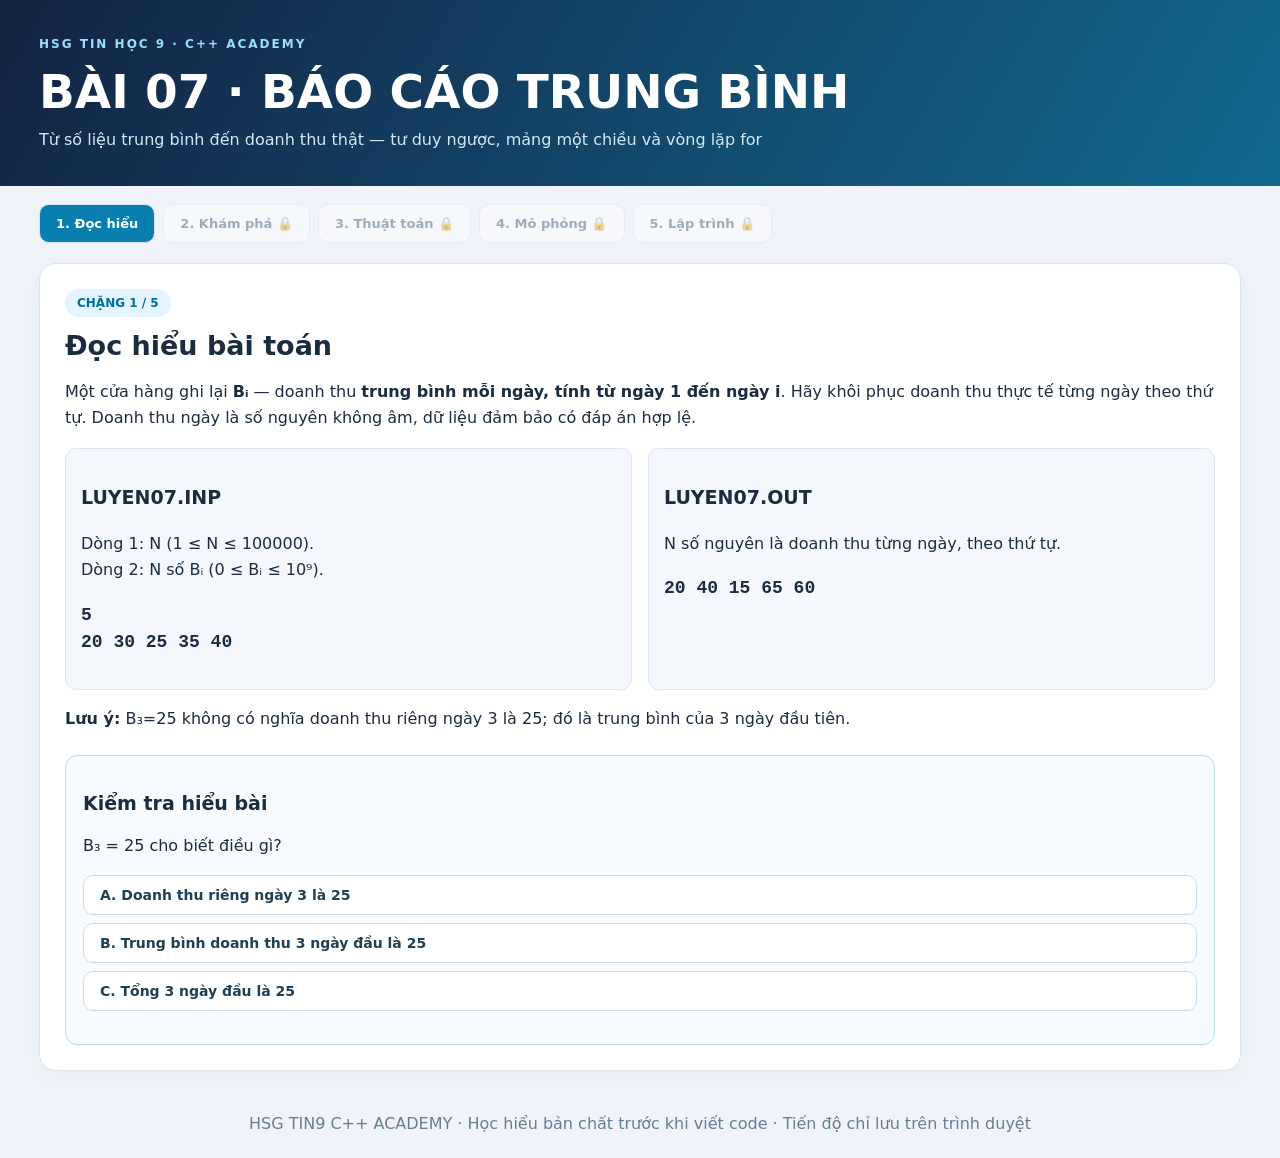
<file: lessons/bai07-bao-cao-trung-binh/index.html>
<!doctype html>
<html lang="vi"><head><meta charset="utf-8"><meta name="viewport" content="width=device-width,initial-scale=1">
<title>Bài 07 | Báo cáo trung bình — HSG Tin 9</title><link rel="stylesheet" href="style.css"></head>
<body><header><div class="wrap"><span class="eyebrow">HSG TIN HỌC 9 · C++ ACADEMY</span><h1>BÀI 07 · BÁO CÁO TRUNG BÌNH</h1><p>Từ số liệu trung bình đến doanh thu thật — tư duy ngược, mảng một chiều và vòng lặp for</p></div></header>
<main class="wrap"><nav id="nav" aria-label="Năm chặng"></nav>
<section id="s0" class="panel"><span class="pill">CHẶNG 1 / 5</span><h2>Đọc hiểu bài toán</h2><p>Một cửa hàng ghi lại <b>Bᵢ</b> — doanh thu <b>trung bình mỗi ngày, tính từ ngày 1 đến ngày i</b>. Hãy khôi phục doanh thu thực tế từng ngày theo thứ tự. Doanh thu ngày là số nguyên không âm, dữ liệu đảm bảo có đáp án hợp lệ.</p>
<div class="twocol"><div class="mini"><h3>LUYEN07.INP</h3><p>Dòng 1: N (1 ≤ N ≤ 100000).<br>Dòng 2: N số Bᵢ (0 ≤ Bᵢ ≤ 10⁹).</p><pre>5
20 30 25 35 40</pre></div><div class="mini"><h3>LUYEN07.OUT</h3><p>N số nguyên là doanh thu từng ngày, theo thứ tự.</p><pre>20 40 15 65 60</pre></div></div>
<p><b>Lưu ý:</b> B₃=25 không có nghĩa doanh thu riêng ngày 3 là 25; đó là trung bình của 3 ngày đầu tiên.</p><div id="quiz0"></div></section>
<section id="s1" class="panel hidden"><span class="pill">CHẶNG 2 / 5</span><h2>Khám phá quy luật: tổng mới trừ tổng cũ</h2><p>Thay đổi năm số trung bình (ví dụ mặc định) và chọn ngày cần khôi phục. Hãy đoán kết quả trước khi bấm tính.</p>
<div class="inputrow"><label>5 giá trị trung bình B₁...B₅<input id="explInput" value="20 30 25 35 40"></label><button id="explSet">Nạp dữ liệu</button></div><div id="explGrid" class="values"></div>
<div class="inputrow"><label>Chọn ngày i<select id="explDay"><option value="1">Ngày 1</option><option value="2">Ngày 2</option><option value="3" selected>Ngày 3</option><option value="4">Ngày 4</option><option value="5">Ngày 5</option></select></label><label>Em dự đoán doanh thu ngày này<input id="guess" inputmode="numeric" placeholder="Nhập kết quả dự đoán"></label><button id="explCalc">Kiểm tra dự đoán</button></div>
<div class="minibox" id="explResult" aria-live="polite">Chọn ngày và nhập dự đoán để xem phép tính.</div><div id="quiz1"></div></section>
<section id="s2" class="panel hidden"><span class="pill">CHẶNG 3 / 5</span><h2>Từ quy luật đến chương trình</h2><div class="formula"><div>Tổng từ ngày 1 đến i = <b>i × Bᵢ</b></div><div>Doanh thu riêng ngày i = <b>(i × Bᵢ) − tổng đến ngày i−1</b></div></div>
<ol class="steps"><li>Khai báo hai mảng <code>long long B[100001], A[100001]</code>, chỉ số 1..N.</li><li>Dùng <code>for</code> đọc N số trung bình vào <code>B[i]</code>.</li><li>Với ngày đầu tiên: <code>A[1] = B[1]</code>.</li><li>Với ngày i ≥ 2: <code>A[i] = i * B[i] - (i - 1) * B[i - 1]</code>.</li><li>Dùng vòng <code>for</code> in tất cả <code>A[i]</code> theo thứ tự.</li></ol>
<p><b>Chú ý:</b> Chương trình sử dụng <b>hai mảng một chiều</b> và vòng lặp <code>for</code>, <code>if</code>. Dùng <code>long long</code> vì tổng có thể tới 10¹⁴. Thời gian O(N), bộ nhớ O(N).</p>
<label class="block">Em giải thích vì sao công thức A[i] cần B[i] và B[i−1]:<textarea id="reflection" placeholder="Tự diễn giải bằng lời của em..."></textarea></label><button class="secondary" id="showHint">Xem gợi ý tự đối chiếu</button><div class="minibox hidden" id="hint">i × B[i] là tổng đến ngày i; (i−1) × B[i−1] là tổng đến ngày i−1. Hiệu hai tổng là A[i].</div><div id="quiz2"></div></section>
<section id="s3" class="panel hidden"><span class="pill">CHẶNG 4 / 5</span><h2>Mô phỏng từng dòng code</h2><p>Hai cột: C++ được tô sáng từng bước và trạng thái các biến. Mô phỏng hỗ trợ 1–12 ngày để dễ quan sát.</p>
<div class="inputrow"><label>Dãy trung bình B (tối đa 12 số)<input id="simInput" value="20 30 25 35 40"></label><button id="begin">Bắt đầu</button></div>
<div class="simgrid"><div><h3>Cột 1 · Mã C++</h3><pre class="code" id="simCode">#include &lt;bits/stdc++.h&gt;
using namespace std;

int main() {
    freopen("LUYEN07.INP", "r", stdin);
    freopen("LUYEN07.OUT", "w", stdout);

    int N;
    cin &gt;&gt; N;
    long long B[100001], A[100001];

    for (int i = 1; i &lt;= N; i++) {
        cin &gt;&gt; B[i];
    }

    for (int i = 1; i &lt;= N; i++) {
        if (i == 1)
            A[i] = B[i];
        else
            A[i] = i * B[i] - (i - 1) * B[i - 1];
    }

    for (int i = 1; i &lt;= N; i++) {
        cout &lt;&lt; A[i];
        if (i &lt; N) cout &lt;&lt; " ";
    }
    cout &lt;&lt; '\n';
    return 0;
}</pre></div>
<div><h3>Cột 2 · Trạng thái</h3><div id="stats" class="stats"></div><div id="simValues" class="values"></div><div id="message" class="minibox">Bấm Bắt đầu để mô phỏng.</div><h4>Lịch sử xử lý</h4><ol id="history" class="history"></ol><h4>LUYEN07.OUT</h4><pre id="simOut" class="output">Chưa có kết quả</pre></div></div>
<div class="buttons"><button id="prev" class="secondary">← Bước trước</button><button id="next">Bước tiếp →</button><button id="auto" class="secondary">▶ Chạy tự động</button><button id="pause" class="secondary">Ⅱ Tạm dừng</button><button id="reset" class="secondary">↺ Đặt lại</button></div><div id="finish"></div></section>
<section id="s4" class="panel hidden"><span class="pill">CHẶNG 5 / 5</span><h2>Lập trình và kiểm tra</h2><p>Trước khi xem đáp án, hãy tự viết chương trình bằng <b>mảng một chiều</b>, <code>for</code> và <code>if</code>; không sử dụng <code>vector</code>.</p><div id="quiz3"></div>
<div class="buttons"><button id="reveal" disabled>Hiện / ẩn lời giải</button><button id="copy" class="secondary" disabled>Sao chép code</button><button id="zoom" class="secondary" disabled>Phóng to code</button></div>
<div id="solutionWrap" class="hidden"><pre id="solution" class="code"></pre><h3>Giải thích từng dòng</h3><div id="explain"></div></div>
<h3>Tính thử dữ liệu tự chọn</h3><p>Nhập N và đúng N giá trị trung bình. Trang sử dụng BigInt để giữ số nguyên chính xác tới 10¹⁴.</p>
<label class="block">Input<textarea id="customInput">5
20 30 25 35 40</textarea></label><button id="customRun">Tính Output</button><pre id="customOut" class="output">Chưa chạy</pre>
<div class="buttons"><button class="secondary" id="allTests">Chạy 7 bộ test mẫu</button></div><div id="testReport"></div><div class="minibox">Tính thử trên trang không phải là biên dịch mã C++. Chương trình C++ đọc LUYEN07.INP và xuất LUYEN07.OUT khi chạy trong môi trường phù hợp.</div></section>
<footer>HSG TIN9 C++ ACADEMY · Học hiểu bản chất trước khi viết code · Tiến độ chỉ lưu trên trình duyệt</footer>
</main><script src="lesson-data.js"></script><script src="engine.js"></script></body></html>
</file>
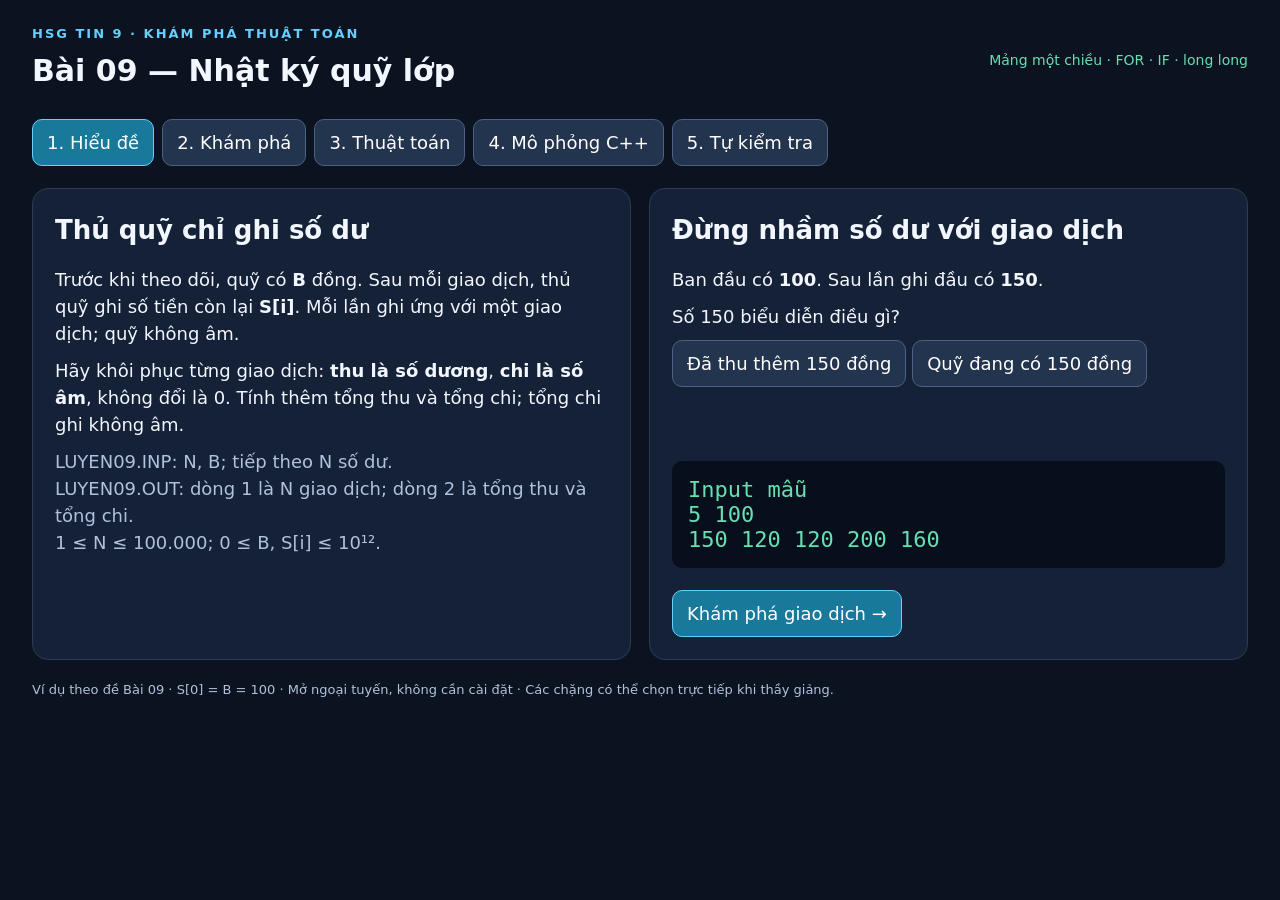
<file: lessons/bai09-nhat-ky-quy-lop/index.html>
<!doctype html><html lang="vi"><meta charset="utf-8"><meta name="viewport" content="width=device-width, initial-scale=1"><title>Bài 09 · Nhật ký quỹ lớp</title><style>
:root{color-scheme:dark;--bg:#0b1220;--panel:#152137;--muted:#afc2dc;--blue:#65cfff;--green:#66e0b1;--orange:#ffbc77}*{box-sizing:border-box}body{margin:0;background:var(--bg);color:#f2f6ff;font:18px/1.5 system-ui,Arial}main{max-width:1500px;margin:auto;padding:24px 32px}header{display:flex;justify-content:space-between;gap:16px;align-items:center}h1{font-size:30px;margin:4px 0}h2{font-size:26px;margin:0 0 16px}h3{font-size:19px;margin:0 0 12px}p{margin:10px 0}.eyebrow{color:var(--blue);font-size:13px;letter-spacing:2px;font-weight:700}.muted{color:var(--muted)}nav{display:flex;gap:8px;margin:22px 0;flex-wrap:wrap}button,select,input,textarea{font:inherit}button,select{background:#23344f;color:white;border:1px solid #4b6284;border-radius:10px;padding:9px 14px;cursor:pointer}button:hover{border-color:var(--blue)}button:disabled{opacity:.4;cursor:default}button.active,.primary{background:#19799b;border-color:var(--blue)}section{display:none}section.active{display:block}.panel{background:var(--panel);border:1px solid #2c3c55;border-radius:16px;padding:22px}.grid{display:grid;grid-template-columns:1fr 1fr;gap:18px}.cards{display:grid;grid-template-columns:repeat(3,1fr);gap:12px}.card{background:#0b172a;border:1px solid #344962;padding:16px;border-radius:12px}.big{font-size:38px;font-weight:750;color:var(--blue)}.formula{font:700 25px/1.5 Consolas,monospace;color:var(--green);padding:20px;border-left:4px solid var(--green);background:#0b172a;margin:18px 0}.answer{min-height:40px;color:var(--orange);margin-top:12px}.controls{display:flex;gap:8px;flex-wrap:wrap;align-items:center;margin-bottom:14px}.sim{grid-template-columns:1.05fr 1fr}.codebox{height:420px;overflow:auto;background:#091120;border-radius:10px;padding:10px 0;font:15px/1.65 Consolas,monospace}.line{display:flex;white-space:pre;padding:1px 10px;border-left:3px solid transparent}.line b{color:#7087a8;width:32px;flex-shrink:0;font-weight:400;user-select:none}.line code{color:#e5edf9}.line.on{background:#234c63;border-left-color:#6ed7ff}.kw{color:#82caff}.num{color:#e6bd82}.str{color:#b5e89a}.codebox.large{font-size:20px}.array{display:flex;gap:7px;flex-wrap:wrap;margin:14px 0}.cell{border:1px solid #455674;border-radius:8px;min-width:70px;text-align:center;padding:7px}.cell small{display:block;color:var(--muted);font-size:12px}.cell.current{border:2px solid var(--blue);background:#20415a}.cell.previous{border:2px solid var(--orange)}.stats{display:grid;grid-template-columns:repeat(4,1fr);gap:7px}.stats div{background:#091120;border-radius:8px;padding:8px;font-size:13px}.stats strong{display:block;font-size:24px}.note{min-height:75px;color:#d9edff;background:#20334d;border-radius:10px;padding:12px;margin:12px 0}table{width:100%;border-collapse:collapse;font-size:15px}th,td{padding:7px;text-align:right;border-bottom:1px solid #34445e}th:first-child,td:first-child{text-align:left}th{color:var(--muted)}.history{height:220px;overflow:auto}pre.output{background:#080f1c;padding:16px;border-radius:10px;min-height:85px;color:var(--green);white-space:pre-wrap;font:22px Consolas,monospace}input{width:160px;background:#0b172a;color:white;border:1px solid #5d7293;border-radius:8px;padding:9px}textarea{display:block;width:100%;min-height:90px;background:#0b172a;color:white;border:1px solid #5d7293;padding:12px;border-radius:8px}details{margin:12px 0}summary{cursor:pointer;color:var(--blue)}footer{margin-top:20px;color:var(--muted);font-size:13px}.tag{font-size:14px;color:var(--green)}.exploreline{display:flex;align-items:center;justify-content:space-around;gap:12px;margin:20px 0}.balance{padding:20px;text-align:center;background:#0b172a;border-radius:14px;flex:1}.balance span{display:block;font-size:36px;font-weight:bold}.reveal{padding:16px;border:1px solid var(--green);border-radius:12px;margin:16px 0}.hidden{display:none}@media(max-width:850px){main{padding:16px}.grid,.sim{grid-template-columns:1fr}header{display:block}.cards{grid-template-columns:1fr}.stats{grid-template-columns:repeat(2,1fr)}nav button{font-size:14px}.codebox{height:330px}h1{font-size:25px}}@media(min-width:1100px) and (max-height:800px){main{padding:12px 24px}nav{margin:12px 0}h1{font-size:26px}.panel{padding:14px}.codebox{height:320px}.history{height:165px}.note{min-height:60px;font-size:16px}.cell{padding:3px}.stats strong{font-size:21px}pre.output{margin:8px 0;padding:10px;min-height:60px}footer{margin-top:8px}}
</style><main><header><div><div class="eyebrow">HSG TIN 9 · KHÁM PHÁ THUẬT TOÁN</div><h1>Bài 09 — Nhật ký quỹ lớp</h1></div><span class="tag">Mảng một chiều · FOR · IF · long long</span></header>
<nav id="nav"><button class="active" data-tab="0">1. Hiểu đề</button><button data-tab="1">2. Khám phá</button><button data-tab="2">3. Thuật toán</button><button data-tab="3">4. Mô phỏng C++</button><button data-tab="4">5. Tự kiểm tra</button></nav>
<section class="active"><div class="grid"><article class="panel"><h2>Thủ quỹ chỉ ghi số dư</h2><p>Trước khi theo dõi, quỹ có <b>B</b> đồng. Sau mỗi giao dịch, thủ quỹ ghi số tiền còn lại <b>S[i]</b>. Mỗi lần ghi ứng với một giao dịch; quỹ không âm.</p><p>Hãy khôi phục từng giao dịch: <b>thu là số dương</b>, <b>chi là số âm</b>, không đổi là 0. Tính thêm tổng thu và tổng chi; tổng chi ghi không âm.</p><p class="muted">LUYEN09.INP: N, B; tiếp theo N số dư.<br>LUYEN09.OUT: dòng 1 là N giao dịch; dòng 2 là tổng thu và tổng chi.<br>1 ≤ N ≤ 100.000; 0 ≤ B, S[i] ≤ 10¹².</p></article><article class="panel"><h2>Đừng nhầm số dư với giao dịch</h2><p>Ban đầu có <b>100</b>. Sau lần ghi đầu có <b>150</b>.</p><p>Số 150 biểu diễn điều gì?</p><button onclick="quiz(0,false)">Đã thu thêm 150 đồng</button> <button onclick="quiz(0,true)">Quỹ đang có 150 đồng</button><p id="q0" class="answer" aria-live="polite"></p><pre class="output">Input mẫu
5 100
150 120 120 200 160</pre><button class="primary" onclick="tab(1)">Khám phá giao dịch →</button></article></div></section>
<section><div class="panel"><h2>Quan sát trước, tìm quy luật sau</h2><p>Chọn một lần ghi. Dự đoán giá trị giao dịch có dấu rồi kiểm tra.</p><div class="controls"><label>Giao dịch <select id="pick" onchange="explore()"><option value="1">1</option><option value="2">2</option><option value="3">3</option><option value="4">4</option><option value="5">5</option></select></label></div><div class="exploreline"><div class="balance">Số dư trước<span id="before"></span></div><b>→</b><div class="balance">Số dư sau<span id="after"></span></div></div><label>Giao dịch là <input id="guess" type="text" inputmode="numeric" placeholder="Ví dụ: -30"></label> <button class="primary" onclick="checkGuess()">Kiểm tra dự đoán</button><p id="feedback" class="answer" aria-live="polite"></p><div id="discovery" class="reveal hidden"></div><details><summary>Gợi ý khi chưa tìm ra</summary><p>Số dư sau = Số dư trước + Giao dịch. Muốn tìm số hạng chưa biết, em làm phép tính gì?</p></details><button onclick="tab(2)">Khái quát thành thuật toán →</button></div></section>
<section><div class="grid"><article class="panel"><h2>Từ câu chuyện đến công thức</h2><p>Quỹ mới = Quỹ cũ + Giao dịch.</p><p>Trong đó giao dịch được tính là:</p><div class="formula"><code>giaoDich = S[i] - S[i - 1];</code></div><p>Đặt <b>S[0] = B</b> để dùng chung công thức cho cả giao dịch đầu tiên.</p><div class="cards"><div class="card"><b style="color:var(--green)">Dương → Thu</b><p>tongThu += giaoDich</p></div><div class="card"><b style="color:var(--orange)">Âm → Chi</b><p>tongChi += -giaoDich</p></div><div class="card"><b>Bằng 0</b><p>Không cộng tổng nào</p></div></div></article><article class="panel"><h2>Em hãy kể lại cách làm</h2><ol><li>Nhập dữ liệu, đặt S[0] = B.</li><li>Khởi tạo hai tổng bằng 0.</li><li>Duyệt i từ 1 đến N, tính hiệu hai số dư.</li><li>Xuất giao dịch và cộng vào tổng phù hợp.</li><li>Xuất hai tổng ở dòng thứ hai.</li></ol><p><b>O(N)</b> thời gian · <b>O(N)</b> bộ nhớ với mảng. Dùng long long: tổng có thể tới cỡ 10¹⁷.</p><textarea placeholder="Vì sao hiệu hai số dư lại bằng giao dịch? Vì sao tổng chi cộng -giaoDich?"></textarea><details><summary>Đối chiếu lời giải thích của em</summary><p>Số dư sau gồm số dư trước cộng giao dịch, nên lấy số dư sau trừ số dư trước sẽ còn giao dịch. Khoản chi mang dấu âm, nhưng tổng chi cần không âm nên cộng độ lớn của nó.</p></details><p class="muted">Phần viết này để em tự đối chiếu hoặc nhờ thầy nhận xét, không tự chấm nội dung.</p><button class="primary" onclick="tab(3)">Theo dõi chương trình →</button></article></div></section>
<section><div class="controls"><button id="start" class="primary" onclick="next()">Bắt đầu / Bước tiếp</button><button id="back" onclick="back()">Bước trước</button><button id="auto" onclick="toggleAuto()">Chạy tự động</button><button onclick="reset()">Đặt lại</button><label>Tốc độ <select id="speed"><option value="1600">Chậm</option><option value="900" selected>Vừa</option><option value="350">Nhanh</option></select></label><span id="progress" class="muted"></span></div><div class="grid sim"><article class="panel"><div class="controls"><h3>Code C++</h3><button onclick="zoom(-1)">A−</button><button onclick="zoom(1)">A+</button><button onclick="copyCode()">Sao chép</button></div><div id="code" class="codebox"><div class="line" id="l1"><b>1</b><code>#include &lt;bits/stdc++.h&gt;</code></div><div class="line" id="l2"><b>2</b><code>using namespace std;</code></div><div class="line" id="l3"><b>3</b><code>long long S[100005];</code></div><div class="line" id="l4"><b>4</b><code>int main() {</code></div><div class="line" id="l5"><b>5</b><code>    ios::sync_with_stdio(false);</code></div><div class="line" id="l6"><b>6</b><code>    cin.tie(nullptr);</code></div><div class="line" id="l7"><b>7</b><code>    freopen(&quot;LUYEN09.INP&quot;, &quot;r&quot;, stdin);</code></div><div class="line" id="l8"><b>8</b><code>    freopen(&quot;LUYEN09.OUT&quot;, &quot;w&quot;, stdout);</code></div><div class="line" id="l9"><b>9</b><code>    int N;</code></div><div class="line" id="l10"><b>10</b><code>    long long B;</code></div><div class="line" id="l11"><b>11</b><code>    cin &gt;&gt; N &gt;&gt; B;</code></div><div class="line" id="l12"><b>12</b><code>    S[0] = B;</code></div><div class="line" id="l13"><b>13</b><code>    for (int i = 1; i &lt;= N; ++i) {</code></div><div class="line" id="l14"><b>14</b><code>        cin &gt;&gt; S[i];</code></div><div class="line" id="l15"><b>15</b><code>    }</code></div><div class="line" id="l16"><b>16</b><code>    long long tongThu = 0, tongChi = 0;</code></div><div class="line" id="l17"><b>17</b><code>    for (int i = 1; i &lt;= N; ++i) {</code></div><div class="line" id="l18"><b>18</b><code>        long long giaoDich = S[i] - S[i - 1];</code></div><div class="line" id="l19"><b>19</b><code>        if (i &gt; 1) cout &lt;&lt; &#x27; &#x27;;</code></div><div class="line" id="l20"><b>20</b><code>        cout &lt;&lt; giaoDich;</code></div><div class="line" id="l21"><b>21</b><code>        if (giaoDich &gt; 0) {</code></div><div class="line" id="l22"><b>22</b><code>            tongThu += giaoDich;</code></div><div class="line" id="l23"><b>23</b><code>        } else if (giaoDich &lt; 0) {</code></div><div class="line" id="l24"><b>24</b><code>            tongChi += -giaoDich;</code></div><div class="line" id="l25"><b>25</b><code>        }</code></div><div class="line" id="l26"><b>26</b><code>    }</code></div><div class="line" id="l27"><b>27</b><code>    cout &lt;&lt; &#x27;\n&#x27;;</code></div><div class="line" id="l28"><b>28</b><code>    cout &lt;&lt; tongThu &lt;&lt; &#x27; &#x27; &lt;&lt; tongChi &lt;&lt; &#x27;\n&#x27;;</code></div><div class="line" id="l29"><b>29</b><code>    return 0;</code></div><div class="line" id="l30"><b>30</b><code>}</code></div></div><small id="copyStatus" class="muted"></small></article><article class="panel"><h3>Trạng thái và lịch sử</h3><div class="stats"><div>i<strong id="vi">—</strong></div><div>giaoDich<strong id="vg">—</strong></div><div>Tổng thu<strong id="vt">—</strong></div><div>Tổng chi<strong id="vc">—</strong></div></div><div id="array" class="array"></div><small class="muted">Viền xanh: S[i] · Viền cam: S[i−1] · ? = chưa nhập ở trạng thái này</small><div id="note" class="note" aria-live="polite"></div><div class="history"><table><thead><tr><th>Lần</th><th>Trước</th><th>Sau</th><th>Giao dịch</th><th>Thu</th><th>Chi</th></tr></thead><tbody id="history"></tbody></table></div></article></div><pre id="output" class="output" aria-label="Output chương trình"></pre></section>
<section><div class="grid"><article class="panel"><h2>Thử một trường hợp mới</h2><p>Dữ liệu luyện tập: <b>B = 200</b>; các số dư <b>150, 150, 0, 80</b>.</p><label>Dòng giao dịch<textarea id="testA" placeholder="Nhập 4 số có dấu, cách nhau bằng dấu cách"></textarea></label><label>Tổng thu và tổng chi<input id="testB" style="width:100%" placeholder="Hai số cách nhau bằng dấu cách"></label><p><button class="primary" onclick="checkTest()">Kiểm tra kết quả</button></p><p id="testFeedback" class="answer" aria-live="polite"></p><details><summary>Xem lời giải sau khi tự làm</summary><pre class="output">-50 0 -150 80
80 200</pre><p>200 + 80 − 200 = 80, đúng số dư cuối.</p></details><p class="muted">Trang kiểm tra kết quả số, không biên dịch code C++ của học sinh.</p></article><article class="panel"><h2>Ba lỗi cần tránh</h2><p>① Lấy giao dịch đầu bằng S[1], quên tiền có sẵn B.</p><p>② Cộng số âm vào tổng chi, khiến tổng chi âm.</p><p>③ Dùng int cho số dư hoặc hai tổng.</p><h3>Tự kiểm tra trường hợp biên</h3><p>N = 1; chỉ thu; chỉ chi; mọi số dư bằng nhau; số dư về 0; số tiền lớn.</p><details><summary>Giải thích từng dòng C++</summary><div id="explain"></div></details><p><b>Chốt kiến thức:</b> hiệu hai trạng thái liên tiếp cho biết phần thay đổi; dấu của hiệu cho biết thu hay chi.</p></article></div></section><footer>Ví dụ theo đề Bài 09 · S[0] = B = 100 · Mở ngoại tuyến, không cần cài đặt · Các chặng có thể chọn trực tiếp khi thầy giảng.</footer></main><script id="lesson" type="application/json">{"code": "#include <bits/stdc++.h>\nusing namespace std;\nlong long S[100005];\nint main() {\n    ios::sync_with_stdio(false);\n    cin.tie(nullptr);\n    freopen(\"LUYEN09.INP\", \"r\", stdin);\n    freopen(\"LUYEN09.OUT\", \"w\", stdout);\n    int N;\n    long long B;\n    cin >> N >> B;\n    S[0] = B;\n    for (int i = 1; i <= N; ++i) {\n        cin >> S[i];\n    }\n    long long tongThu = 0, tongChi = 0;\n    for (int i = 1; i <= N; ++i) {\n        long long giaoDich = S[i] - S[i - 1];\n        if (i > 1) cout << ' ';\n        cout << giaoDich;\n        if (giaoDich > 0) {\n            tongThu += giaoDich;\n        } else if (giaoDich < 0) {\n            tongChi += -giaoDich;\n        }\n    }\n    cout << '\\n';\n    cout << tongThu << ' ' << tongChi << '\\n';\n    return 0;\n}", "explain": ["Nạp thư viện chuẩn C++.", "Cho phép dùng tên cin, cout trực tiếp.", "Lưu các số dư; ô 0 dành cho số dư ban đầu.", "Bắt đầu chương trình.", "Tăng tốc nhập xuất.", "Bỏ ràng buộc chờ xuất trước khi nhập.", "Đọc từ tệp đúng tên đề.", "Ghi kết quả vào tệp đúng tên đề.", "Số giao dịch, tối đa 100.000.", "Số tiền ban đầu có thể đến 10^12.", "Đọc số giao dịch và số dư ban đầu.", "Đưa tiền có sẵn vào mốc trước giao dịch 1.", "Duyệt các vị trí 1 đến N để nhập số dư.", "Lưu số dư sau giao dịch i.", "Kết thúc thân vòng nhập.", "Hai tổng bắt đầu từ 0; dùng long long vì tổng có thể lớn.", "Duyệt từng giao dịch theo thứ tự.", "Lấy số dư sau trừ số dư trước để khôi phục giao dịch.", "Ngăn cách các số trên cùng một dòng.", "Xuất giao dịch có dấu, không xuất số dư.", "Kiểm tra khoản thu: giá trị dương.", "Cộng khoản thu vào tổng thu.", "Chỉ khi không phải thu mới kiểm tra khoản chi.", "Đổi khoản âm thành độ lớn dương rồi cộng vào tổng chi.", "Kết thúc nhánh; giao dịch 0 không tăng tổng nào.", "Kết thúc lượt xử lí; tăng i rồi kiểm tra lại.", "Xuống dòng sau dãy giao dịch.", "Xuất tổng thu và tổng chi không âm.", "Kết thúc chương trình thành công.", "Đóng chương trình."], "frames": [{"lines": [], "i": null, "gd": null, "thu": null, "chi": null, "arr": ["?", "?", "?", "?", "?", "?"], "history": [], "output": "", "note": "Chưa chạy. Input mẫu: N = 5, B = 100; các số dư: 150 120 120 200 160.", "done": false}, {"lines": [11], "i": null, "gd": null, "thu": null, "chi": null, "arr": ["?", "?", "?", "?", "?", "?"], "history": [], "output": "", "note": "Đọc N = 5 và B = 100. Tiền ban đầu không phải khoản thu trong đợt theo dõi.", "done": false}, {"lines": [12], "i": null, "gd": null, "thu": null, "chi": null, "arr": [100, "?", "?", "?", "?", "?"], "history": [], "output": "", "note": "Gán S[0] = B = 100. Nhờ vậy giao dịch đầu cũng dùng công thức chung.", "done": false}, {"lines": [13], "i": 1, "gd": null, "thu": null, "chi": null, "arr": [100, "?", "?", "?", "?", "?"], "history": [], "output": "", "note": "Vòng nhập: i = 1; 1 ≤ 5 → ĐÚNG.", "done": false}, {"lines": [14], "i": 1, "gd": null, "thu": null, "chi": null, "arr": [100, 150, "?", "?", "?", "?"], "history": [], "output": "", "note": "Đọc S[1] = 150: đây là số dư sau giao dịch, chưa phải giá trị giao dịch.", "done": false}, {"lines": [13], "i": 2, "gd": null, "thu": null, "chi": null, "arr": [100, 150, "?", "?", "?", "?"], "history": [], "output": "", "note": "Vòng nhập: i = 2; 2 ≤ 5 → ĐÚNG.", "done": false}, {"lines": [14], "i": 2, "gd": null, "thu": null, "chi": null, "arr": [100, 150, 120, "?", "?", "?"], "history": [], "output": "", "note": "Đọc S[2] = 120: đây là số dư sau giao dịch, chưa phải giá trị giao dịch.", "done": false}, {"lines": [13], "i": 3, "gd": null, "thu": null, "chi": null, "arr": [100, 150, 120, "?", "?", "?"], "history": [], "output": "", "note": "Vòng nhập: i = 3; 3 ≤ 5 → ĐÚNG.", "done": false}, {"lines": [14], "i": 3, "gd": null, "thu": null, "chi": null, "arr": [100, 150, 120, 120, "?", "?"], "history": [], "output": "", "note": "Đọc S[3] = 120: đây là số dư sau giao dịch, chưa phải giá trị giao dịch.", "done": false}, {"lines": [13], "i": 4, "gd": null, "thu": null, "chi": null, "arr": [100, 150, 120, 120, "?", "?"], "history": [], "output": "", "note": "Vòng nhập: i = 4; 4 ≤ 5 → ĐÚNG.", "done": false}, {"lines": [14], "i": 4, "gd": null, "thu": null, "chi": null, "arr": [100, 150, 120, 120, 200, "?"], "history": [], "output": "", "note": "Đọc S[4] = 200: đây là số dư sau giao dịch, chưa phải giá trị giao dịch.", "done": false}, {"lines": [13], "i": 5, "gd": null, "thu": null, "chi": null, "arr": [100, 150, 120, 120, 200, "?"], "history": [], "output": "", "note": "Vòng nhập: i = 5; 5 ≤ 5 → ĐÚNG.", "done": false}, {"lines": [14], "i": 5, "gd": null, "thu": null, "chi": null, "arr": [100, 150, 120, 120, 200, 160], "history": [], "output": "", "note": "Đọc S[5] = 160: đây là số dư sau giao dịch, chưa phải giá trị giao dịch.", "done": false}, {"lines": [13], "i": 6, "gd": null, "thu": null, "chi": null, "arr": [100, 150, 120, 120, 200, 160], "history": [], "output": "", "note": "Vòng nhập: i = 6; 6 ≤ 5 → SAI. Kết thúc nhập; không đọc S[6].", "done": false}, {"lines": [16], "i": null, "gd": null, "thu": 0, "chi": 0, "arr": [100, 150, 120, 120, 200, 160], "history": [], "output": "", "note": "Khởi tạo tổng thu = 0 và tổng chi = 0.", "done": false}, {"lines": [17], "i": 1, "gd": null, "thu": 0, "chi": 0, "arr": [100, 150, 120, 120, 200, 160], "history": [], "output": "", "note": "Vòng xử lí: i = 1; 1 ≤ 5 → ĐÚNG.", "done": false}, {"lines": [18], "i": 1, "gd": 50, "thu": 0, "chi": 0, "arr": [100, 150, 120, 120, 200, 160], "history": [], "output": "", "note": "Giao dịch 1: 150 − 100 = 50.", "done": false}, {"lines": [19], "i": 1, "gd": 50, "thu": 0, "chi": 0, "arr": [100, 150, 120, 120, 200, 160], "history": [], "output": "", "note": "i > 1 → SAI: không cần dấu cách đầu dòng.", "done": false}, {"lines": [20], "i": 1, "gd": 50, "thu": 0, "chi": 0, "arr": [100, 150, 120, 120, 200, 160], "history": [], "output": "50", "note": "Xuất 50 vào dòng giao dịch. Hai tổng chưa thay đổi ở lệnh xuất.", "done": false}, {"lines": [21], "i": 1, "gd": 50, "thu": 0, "chi": 0, "arr": [100, 150, 120, 120, 200, 160], "history": [], "output": "50", "note": "50 > 0 → ĐÚNG: đây là khoản thu.", "done": false}, {"lines": [22], "i": 1, "gd": 50, "thu": 50, "chi": 0, "arr": [100, 150, 120, 120, 200, 160], "history": [], "output": "50", "note": "Tổng thu = 0 + 50 = 50.", "done": false}, {"lines": [26], "i": 1, "gd": 50, "thu": 50, "chi": 0, "arr": [100, 150, 120, 120, 200, 160], "history": [[1, 100, 150, 50, 50, 0]], "output": "50", "note": "Hoàn tất giao dịch 1. Chuẩn bị tăng i để xét lượt kế tiếp.", "done": false}, {"lines": [17], "i": 2, "gd": null, "thu": 50, "chi": 0, "arr": [100, 150, 120, 120, 200, 160], "history": [[1, 100, 150, 50, 50, 0]], "output": "50", "note": "Vòng xử lí: i = 2; 2 ≤ 5 → ĐÚNG.", "done": false}, {"lines": [18], "i": 2, "gd": -30, "thu": 50, "chi": 0, "arr": [100, 150, 120, 120, 200, 160], "history": [[1, 100, 150, 50, 50, 0]], "output": "50", "note": "Giao dịch 2: 120 − 150 = -30.", "done": false}, {"lines": [19], "i": 2, "gd": -30, "thu": 50, "chi": 0, "arr": [100, 150, 120, 120, 200, 160], "history": [[1, 100, 150, 50, 50, 0]], "output": "50 ", "note": "i > 1 → ĐÚNG: xuất dấu cách.", "done": false}, {"lines": [20], "i": 2, "gd": -30, "thu": 50, "chi": 0, "arr": [100, 150, 120, 120, 200, 160], "history": [[1, 100, 150, 50, 50, 0]], "output": "50 -30", "note": "Xuất -30 vào dòng giao dịch. Hai tổng chưa thay đổi ở lệnh xuất.", "done": false}, {"lines": [21], "i": 2, "gd": -30, "thu": 50, "chi": 0, "arr": [100, 150, 120, 120, 200, 160], "history": [[1, 100, 150, 50, 50, 0]], "output": "50 -30", "note": "-30 > 0 → SAI: chuyển sang kiểm tra khoản chi.", "done": false}, {"lines": [23], "i": 2, "gd": -30, "thu": 50, "chi": 0, "arr": [100, 150, 120, 120, 200, 160], "history": [[1, 100, 150, 50, 50, 0]], "output": "50 -30", "note": "-30 < 0 → ĐÚNG: đây là khoản chi.", "done": false}, {"lines": [24], "i": 2, "gd": -30, "thu": 50, "chi": 30, "arr": [100, 150, 120, 120, 200, 160], "history": [[1, 100, 150, 50, 50, 0]], "output": "50 -30", "note": "Tổng chi = 0 + (30) = 30. Cộng độ lớn dương của khoản chi.", "done": false}, {"lines": [26], "i": 2, "gd": -30, "thu": 50, "chi": 30, "arr": [100, 150, 120, 120, 200, 160], "history": [[1, 100, 150, 50, 50, 0], [2, 150, 120, -30, 50, 30]], "output": "50 -30", "note": "Hoàn tất giao dịch 2. Chuẩn bị tăng i để xét lượt kế tiếp.", "done": false}, {"lines": [17], "i": 3, "gd": null, "thu": 50, "chi": 30, "arr": [100, 150, 120, 120, 200, 160], "history": [[1, 100, 150, 50, 50, 0], [2, 150, 120, -30, 50, 30]], "output": "50 -30", "note": "Vòng xử lí: i = 3; 3 ≤ 5 → ĐÚNG.", "done": false}, {"lines": [18], "i": 3, "gd": 0, "thu": 50, "chi": 30, "arr": [100, 150, 120, 120, 200, 160], "history": [[1, 100, 150, 50, 50, 0], [2, 150, 120, -30, 50, 30]], "output": "50 -30", "note": "Giao dịch 3: 120 − 120 = 0.", "done": false}, {"lines": [19], "i": 3, "gd": 0, "thu": 50, "chi": 30, "arr": [100, 150, 120, 120, 200, 160], "history": [[1, 100, 150, 50, 50, 0], [2, 150, 120, -30, 50, 30]], "output": "50 -30 ", "note": "i > 1 → ĐÚNG: xuất dấu cách.", "done": false}, {"lines": [20], "i": 3, "gd": 0, "thu": 50, "chi": 30, "arr": [100, 150, 120, 120, 200, 160], "history": [[1, 100, 150, 50, 50, 0], [2, 150, 120, -30, 50, 30]], "output": "50 -30 0", "note": "Xuất 0 vào dòng giao dịch. Hai tổng chưa thay đổi ở lệnh xuất.", "done": false}, {"lines": [21], "i": 3, "gd": 0, "thu": 50, "chi": 30, "arr": [100, 150, 120, 120, 200, 160], "history": [[1, 100, 150, 50, 50, 0], [2, 150, 120, -30, 50, 30]], "output": "50 -30 0", "note": "0 > 0 → SAI: chuyển sang kiểm tra khoản chi.", "done": false}, {"lines": [23], "i": 3, "gd": 0, "thu": 50, "chi": 30, "arr": [100, 150, 120, 120, 200, 160], "history": [[1, 100, 150, 50, 50, 0], [2, 150, 120, -30, 50, 30]], "output": "50 -30 0", "note": "0 < 0 → SAI: giao dịch bằng 0, không cộng vào tổng nào.", "done": false}, {"lines": [26], "i": 3, "gd": 0, "thu": 50, "chi": 30, "arr": [100, 150, 120, 120, 200, 160], "history": [[1, 100, 150, 50, 50, 0], [2, 150, 120, -30, 50, 30], [3, 120, 120, 0, 50, 30]], "output": "50 -30 0", "note": "Hoàn tất giao dịch 3. Chuẩn bị tăng i để xét lượt kế tiếp.", "done": false}, {"lines": [17], "i": 4, "gd": null, "thu": 50, "chi": 30, "arr": [100, 150, 120, 120, 200, 160], "history": [[1, 100, 150, 50, 50, 0], [2, 150, 120, -30, 50, 30], [3, 120, 120, 0, 50, 30]], "output": "50 -30 0", "note": "Vòng xử lí: i = 4; 4 ≤ 5 → ĐÚNG.", "done": false}, {"lines": [18], "i": 4, "gd": 80, "thu": 50, "chi": 30, "arr": [100, 150, 120, 120, 200, 160], "history": [[1, 100, 150, 50, 50, 0], [2, 150, 120, -30, 50, 30], [3, 120, 120, 0, 50, 30]], "output": "50 -30 0", "note": "Giao dịch 4: 200 − 120 = 80.", "done": false}, {"lines": [19], "i": 4, "gd": 80, "thu": 50, "chi": 30, "arr": [100, 150, 120, 120, 200, 160], "history": [[1, 100, 150, 50, 50, 0], [2, 150, 120, -30, 50, 30], [3, 120, 120, 0, 50, 30]], "output": "50 -30 0 ", "note": "i > 1 → ĐÚNG: xuất dấu cách.", "done": false}, {"lines": [20], "i": 4, "gd": 80, "thu": 50, "chi": 30, "arr": [100, 150, 120, 120, 200, 160], "history": [[1, 100, 150, 50, 50, 0], [2, 150, 120, -30, 50, 30], [3, 120, 120, 0, 50, 30]], "output": "50 -30 0 80", "note": "Xuất 80 vào dòng giao dịch. Hai tổng chưa thay đổi ở lệnh xuất.", "done": false}, {"lines": [21], "i": 4, "gd": 80, "thu": 50, "chi": 30, "arr": [100, 150, 120, 120, 200, 160], "history": [[1, 100, 150, 50, 50, 0], [2, 150, 120, -30, 50, 30], [3, 120, 120, 0, 50, 30]], "output": "50 -30 0 80", "note": "80 > 0 → ĐÚNG: đây là khoản thu.", "done": false}, {"lines": [22], "i": 4, "gd": 80, "thu": 130, "chi": 30, "arr": [100, 150, 120, 120, 200, 160], "history": [[1, 100, 150, 50, 50, 0], [2, 150, 120, -30, 50, 30], [3, 120, 120, 0, 50, 30]], "output": "50 -30 0 80", "note": "Tổng thu = 50 + 80 = 130.", "done": false}, {"lines": [26], "i": 4, "gd": 80, "thu": 130, "chi": 30, "arr": [100, 150, 120, 120, 200, 160], "history": [[1, 100, 150, 50, 50, 0], [2, 150, 120, -30, 50, 30], [3, 120, 120, 0, 50, 30], [4, 120, 200, 80, 130, 30]], "output": "50 -30 0 80", "note": "Hoàn tất giao dịch 4. Chuẩn bị tăng i để xét lượt kế tiếp.", "done": false}, {"lines": [17], "i": 5, "gd": null, "thu": 130, "chi": 30, "arr": [100, 150, 120, 120, 200, 160], "history": [[1, 100, 150, 50, 50, 0], [2, 150, 120, -30, 50, 30], [3, 120, 120, 0, 50, 30], [4, 120, 200, 80, 130, 30]], "output": "50 -30 0 80", "note": "Vòng xử lí: i = 5; 5 ≤ 5 → ĐÚNG.", "done": false}, {"lines": [18], "i": 5, "gd": -40, "thu": 130, "chi": 30, "arr": [100, 150, 120, 120, 200, 160], "history": [[1, 100, 150, 50, 50, 0], [2, 150, 120, -30, 50, 30], [3, 120, 120, 0, 50, 30], [4, 120, 200, 80, 130, 30]], "output": "50 -30 0 80", "note": "Giao dịch 5: 160 − 200 = -40.", "done": false}, {"lines": [19], "i": 5, "gd": -40, "thu": 130, "chi": 30, "arr": [100, 150, 120, 120, 200, 160], "history": [[1, 100, 150, 50, 50, 0], [2, 150, 120, -30, 50, 30], [3, 120, 120, 0, 50, 30], [4, 120, 200, 80, 130, 30]], "output": "50 -30 0 80 ", "note": "i > 1 → ĐÚNG: xuất dấu cách.", "done": false}, {"lines": [20], "i": 5, "gd": -40, "thu": 130, "chi": 30, "arr": [100, 150, 120, 120, 200, 160], "history": [[1, 100, 150, 50, 50, 0], [2, 150, 120, -30, 50, 30], [3, 120, 120, 0, 50, 30], [4, 120, 200, 80, 130, 30]], "output": "50 -30 0 80 -40", "note": "Xuất -40 vào dòng giao dịch. Hai tổng chưa thay đổi ở lệnh xuất.", "done": false}, {"lines": [21], "i": 5, "gd": -40, "thu": 130, "chi": 30, "arr": [100, 150, 120, 120, 200, 160], "history": [[1, 100, 150, 50, 50, 0], [2, 150, 120, -30, 50, 30], [3, 120, 120, 0, 50, 30], [4, 120, 200, 80, 130, 30]], "output": "50 -30 0 80 -40", "note": "-40 > 0 → SAI: chuyển sang kiểm tra khoản chi.", "done": false}, {"lines": [23], "i": 5, "gd": -40, "thu": 130, "chi": 30, "arr": [100, 150, 120, 120, 200, 160], "history": [[1, 100, 150, 50, 50, 0], [2, 150, 120, -30, 50, 30], [3, 120, 120, 0, 50, 30], [4, 120, 200, 80, 130, 30]], "output": "50 -30 0 80 -40", "note": "-40 < 0 → ĐÚNG: đây là khoản chi.", "done": false}, {"lines": [24], "i": 5, "gd": -40, "thu": 130, "chi": 70, "arr": [100, 150, 120, 120, 200, 160], "history": [[1, 100, 150, 50, 50, 0], [2, 150, 120, -30, 50, 30], [3, 120, 120, 0, 50, 30], [4, 120, 200, 80, 130, 30]], "output": "50 -30 0 80 -40", "note": "Tổng chi = 30 + (40) = 70. Cộng độ lớn dương của khoản chi.", "done": false}, {"lines": [26], "i": 5, "gd": -40, "thu": 130, "chi": 70, "arr": [100, 150, 120, 120, 200, 160], "history": [[1, 100, 150, 50, 50, 0], [2, 150, 120, -30, 50, 30], [3, 120, 120, 0, 50, 30], [4, 120, 200, 80, 130, 30], [5, 200, 160, -40, 130, 70]], "output": "50 -30 0 80 -40", "note": "Hoàn tất giao dịch 5. Chuẩn bị tăng i để xét lượt kế tiếp.", "done": false}, {"lines": [17], "i": 6, "gd": null, "thu": 130, "chi": 70, "arr": [100, 150, 120, 120, 200, 160], "history": [[1, 100, 150, 50, 50, 0], [2, 150, 120, -30, 50, 30], [3, 120, 120, 0, 50, 30], [4, 120, 200, 80, 130, 30], [5, 200, 160, -40, 130, 70]], "output": "50 -30 0 80 -40", "note": "i = 6; 6 ≤ 5 → SAI. Kết thúc vòng lặp; không truy cập S[6].", "done": false}, {"lines": [27], "i": 6, "gd": null, "thu": 130, "chi": 70, "arr": [100, 150, 120, 120, 200, 160], "history": [[1, 100, 150, 50, 50, 0], [2, 150, 120, -30, 50, 30], [3, 120, 120, 0, 50, 30], [4, 120, 200, 80, 130, 30], [5, 200, 160, -40, 130, 70]], "output": "50 -30 0 80 -40\n", "note": "Xuống dòng để ghi hai tổng.", "done": false}, {"lines": [28], "i": 6, "gd": null, "thu": 130, "chi": 70, "arr": [100, 150, 120, 120, 200, 160], "history": [[1, 100, 150, 50, 50, 0], [2, 150, 120, -30, 50, 30], [3, 120, 120, 0, 50, 30], [4, 120, 200, 80, 130, 30], [5, 200, 160, -40, 130, 70]], "output": "50 -30 0 80 -40\n130 70\n", "note": "Xuất tổng thu 130 và tổng chi 70.", "done": false}, {"lines": [29], "i": null, "gd": null, "thu": 130, "chi": 70, "arr": [100, 150, 120, 120, 200, 160], "history": [[1, 100, 150, 50, 50, 0], [2, 150, 120, -30, 50, 30], [3, 120, 120, 0, 50, 30], [4, 120, 200, 80, 130, 30], [5, 200, 160, -40, 130, 70]], "output": "50 -30 0 80 -40\n130 70\n", "note": "Kết thúc. Kiểm tra: 100 + 130 − 70 = 160, bằng số dư cuối.", "done": true}]}</script><script>
const D=JSON.parse(document.getElementById('lesson').textContent);let pos=0,timer=null,fontSize=15;const balances=[100,150,120,120,200,160];
function $(id){return document.getElementById(id)}
function tab(n){pause();document.querySelectorAll('section').forEach((e,i)=>e.classList.toggle('active',i===n));document.querySelectorAll('nav button').forEach((e,i)=>e.classList.toggle('active',i===n));if(n===3)render()}
document.querySelectorAll('nav button').forEach(b=>b.onclick=()=>tab(Number(b.dataset.tab)));
function quiz(n,ok){$('q'+n).textContent=ok?'Đúng. 150 là tiền còn trong quỹ; khoản thu thêm cần loại phần 100 đã có sẵn.':'Chưa đúng. Trong 150 đồng còn có 100 đồng có sẵn trước khi theo dõi.'}
function explore(){$('before').textContent=balances[+$('pick').value-1];$('after').textContent=balances[+$('pick').value];$('guess').value='';$('feedback').textContent='';$('discovery').classList.add('hidden')}
function parseIntText(t){t=t.trim();return /^-?\d+$/.test(t)?BigInt(t):null}
function checkGuess(){let i=+$('pick').value,g=parseIntText($('guess').value),d=BigInt(balances[i]-balances[i-1]);if(g===null){$('feedback').textContent='Hãy nhập một số nguyên có dấu nếu là chi.';return}if(g!==d){$('feedback').textContent='Chưa đúng. Em cần cộng bao nhiêu vào số dư trước để được số dư sau?';return}$('feedback').textContent='Đúng!';$('discovery').classList.remove('hidden');$('discovery').textContent=balances[i]+' − '+balances[i-1]+' = '+d+'. '+(d>0n?'Thu '+d+' đồng.':d<0n?'Chi '+(-d)+' đồng. Tổng chi sẽ cộng '+(-d)+'.':'Số dư không đổi: giao dịch bằng 0.');}
function render(){const f=D.frames[pos];document.querySelectorAll('.line').forEach((l,i)=>l.classList.toggle('on',f.lines.includes(i+1)));if(f.lines.length&&document.querySelector('section:nth-of-type(4).active'))$('l'+f.lines[0]).scrollIntoView({block:'nearest'});for(const [id,key]of [['vi','i'],['vg','gd'],['vt','thu'],['vc','chi']])$(id).textContent=f[key]??'—';$('array').replaceChildren();f.arr.forEach((v,i)=>{let e=document.createElement('div');e.className='cell'+(i===f.i&&i<6?' current':i===f.i-1&&f.i<=5?' previous':'');let s=document.createElement('small');s.textContent='S['+i+']'+(i===0?' = B':'');e.append(s,document.createTextNode(v));$('array').append(e)});$('note').textContent=f.note;$('history').replaceChildren();f.history.forEach(row=>{let tr=document.createElement('tr');row.forEach(v=>{let td=document.createElement('td');td.textContent=v;tr.append(td)});$('history').append(tr)});$('output').textContent=f.output||'Output: chưa có lệnh xuất nào được thực hiện.';$('progress').textContent='Bước '+pos+' / '+(D.frames.length-1);$('back').disabled=pos===0;$('start').disabled=f.done;if(f.done)pause()}
function next(){if(pos<D.frames.length-1){pos++;render()}}
function back(){pause();if(pos>0){pos--;render()}}
function pause(){if(timer!==null){clearTimeout(timer);timer=null}$('auto').textContent='Chạy tự động'}
function tick(){if(pos>=D.frames.length-1){pause();return}next();if(pos<D.frames.length-1)timer=setTimeout(tick,Number($('speed').value))}
function toggleAuto(){if(timer!==null){pause();return}if(pos>=D.frames.length-1)return;$('auto').textContent='Tạm dừng';timer=setTimeout(tick,Number($('speed').value))}
function reset(){pause();pos=0;render()}
function zoom(delta){fontSize=Math.max(12,Math.min(24,fontSize+delta));$('code').style.fontSize=fontSize+'px'}
async function copyCode(){try{await navigator.clipboard.writeText(D.code);$('copyStatus').textContent='Đã sao chép code.'}catch(e){const a=document.createElement('textarea');a.value=D.code;document.body.append(a);a.select();const ok=document.execCommand('copy');a.remove();$('copyStatus').textContent=ok?'Đã sao chép code.':'Hãy chọn code và nhấn Ctrl+C.'}}
function list(s){const t=s.trim();if(!t)return null;const a=t.split(/\s+/).map(parseIntText);return a.some(x=>x===null)?null:a}
function checkTest(){let a=list($('testA').value),b=list($('testB').value);let ok=a&&b&&a.length===4&&b.length===2&&a.every((x,i)=>x===[-50n,0n,-150n,80n][i])&&b[0]===80n&&b[1]===200n;$('testFeedback').textContent=ok?'Đúng cả hai dòng! Khoản chi -50 và -150 đóng góp 200 vào tổng chi.':'Chưa khớp. Kiểm tra giao dịch đầu: 150 − 200; giao dịch bằng 0; và dấu của tổng chi.'}
D.explain.forEach((t,i)=>{const p=document.createElement('p');p.textContent='Dòng '+(i+1)+': '+t;$('explain').append(p)});
// Tô cú pháp theo token, giữ nguyên nội dung code và khoảng trắng.
document.querySelectorAll('.line code').forEach(e=>{const text=e.textContent;e.replaceChildren();const re=/("[^"\n]*"|'[^'\n]*'|\b(?:long|int|if|else|for|return|using|namespace|std)\b|\b\d+\b)/g;let last=0;for(const m of text.matchAll(re)){e.append(document.createTextNode(text.slice(last,m.index)));const s=document.createElement('span');s.className=/^["']/.test(m[0])?'str':/^\d/.test(m[0])?'num':'kw';s.textContent=m[0];e.append(s);last=m.index+m[0].length}e.append(document.createTextNode(text.slice(last)))});
explore();render();
</script></html>
</file>
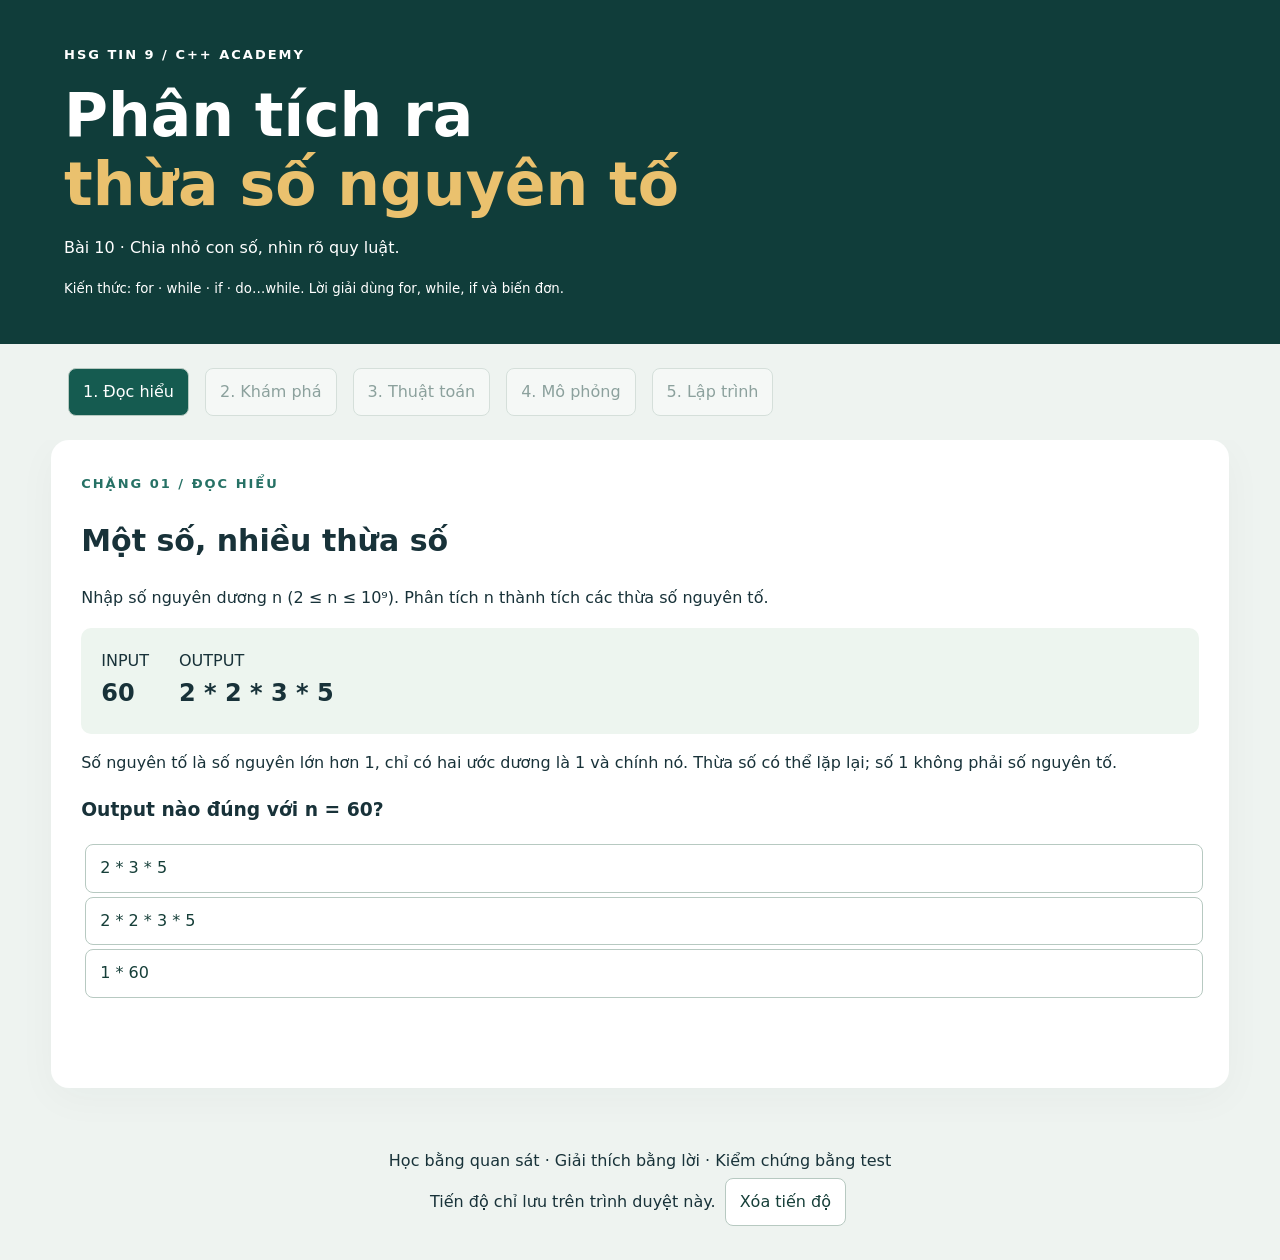
<file: lessons/bai10-phan-tich-thua-so-nguyen-to/index.html>
<!doctype html><html lang="vi"><meta charset="utf-8"><meta name="viewport" content="width=device-width,initial-scale=1"><title>Bài 10 · Phân tích thừa số nguyên tố</title><link rel="stylesheet" href="style.css"><body><header><div class="eyebrow">HSG TIN 9 / C++ ACADEMY</div><h1>Phân tích ra<br><em>thừa số nguyên tố</em></h1><p>Bài 10 · Chia nhỏ con số, nhìn rõ quy luật.</p><small>Kiến thức: for · while · if · do…while. Lời giải dùng for, while, if và biến đơn.</small></header><nav id="nav" aria-label="Các chặng"></nav><main>
<section data-stage="0"><span class="tag">CHẶNG 01 / ĐỌC HIỂU</span><h2>Một số, nhiều thừa số</h2><p>Nhập số nguyên dương n (2 ≤ n ≤ 10⁹). Phân tích n thành tích các thừa số nguyên tố.</p><div class="sample"><div>INPUT<strong>60</strong></div><div>OUTPUT<strong>2 * 2 * 3 * 5</strong></div></div><p>Số nguyên tố là số nguyên lớn hơn 1, chỉ có hai ước dương là 1 và chính nó. Thừa số có thể lặp lại; số 1 không phải số nguyên tố.</p><div id="q0"></div></section>
<section data-stage="1" hidden><span class="tag">CHẶNG 02 / KHÁM PHÁ</span><h2>Chia được thì chia tiếp</h2><p>Hãy dự đoán: từ 60, chia cho 2 được bao nhiêu? Số còn lại có còn chia hết cho 2 không?</p><button id="divide">Thử chia tiếp</button><button id="exploreReset">Làm lại</button><div class="sample" id="explore"></div><p id="exploreMsg" role="status"></p><details><summary>Quan sát xong: mở quy luật</summary><p>Thử ước theo thứ tự tăng dần. Khi chia hết, in ước và giảm n. Giữ nguyên ước để thử tiếp; chỉ chuyển ước khi không còn chia hết.</p></details><div id="q1"></div></section>
<section data-stage="2" hidden><span class="tag">CHẶNG 03 / THUẬT TOÁN</span><h2>Để phần còn lại dẫn đường</h2><ol><li>Đọc n, đặt dem = 0.</li><li>Duyệt i từ 2 khi i × i ≤ n.</li><li>Trong khi n chia hết cho i: in i, tăng dem, chia n cho i.</li><li>Nếu phần còn lại n > 1, in thêm n.</li></ol><p>Tại mỗi i, các thừa số nhỏ hơn i đã bị chia hết. Nếu i chia được n, i phải là số nguyên tố. Nếu n còn là hợp số, nó phải có một ước ≤ √n; vì vậy khi i × i > n, n > 1 chỉ có thể là số nguyên tố.</p><p><strong>Thời gian:</strong> O(√n ban đầu). <strong>Bộ nhớ phụ:</strong> O(1). Không cần mảng hay lưu danh sách thừa số.</p><label>Tự giải thích bằng lời vì sao phải dùng while:<textarea placeholder="Viết để tự kiểm tra hiểu biết của em…"></textarea></label><small>Phần viết này để tự đối chiếu, không được chấm tự động.</small><div id="q2"></div></section>
<section data-stage="3" hidden><span class="tag">CHẶNG 04 / MÔ PHỎNG</span><h2>Theo từng dòng chạy</h2><label>n = <input id="number" type="number" min="2" max="1000000000" value="60"></label><button id="start">Bắt đầu</button><button id="prev">Bước trước</button><button id="next">Bước tiếp</button><button id="auto">Chạy tự động</button><button id="pause">Tạm dừng</button><button id="reset">Reset</button><button id="zoom">Phóng to code</button><p id="error" role="alert"></p><div class="sim"><div id="codeBox"><pre id="code"><div class="line" data-line="0"><b> 1</b> <span>#include &lt;bits/stdc++.h&gt;</span></div><div class="line" data-line="1"><b> 2</b> <span>using namespace std;</span></div><div class="line" data-line="2"><b> 3</b> <span> </span></div><div class="line" data-line="3"><b> 4</b> <span>int main() {</span></div><div class="line" data-line="4"><b> 5</b> <span>    ios::sync_with_stdio(false);</span></div><div class="line" data-line="5"><b> 6</b> <span>    cin.tie(nullptr);</span></div><div class="line" data-line="6"><b> 7</b> <span>    long long n;</span></div><div class="line" data-line="7"><b> 8</b> <span>    cin &gt;&gt; n;</span></div><div class="line" data-line="8"><b> 9</b> <span>    int dem = 0;</span></div><div class="line" data-line="9"><b>10</b> <span>    for (long long i = 2; i * i &lt;= n; i++) {</span></div><div class="line" data-line="10"><b>11</b> <span>        while (n % i == 0) {</span></div><div class="line" data-line="11"><b>12</b> <span>            if (dem &gt; 0) cout &lt;&lt; &quot; * &quot;;</span></div><div class="line" data-line="12"><b>13</b> <span>            cout &lt;&lt; i;</span></div><div class="line" data-line="13"><b>14</b> <span>            dem++;</span></div><div class="line" data-line="14"><b>15</b> <span>            n /= i;</span></div><div class="line" data-line="15"><b>16</b> <span>        }</span></div><div class="line" data-line="16"><b>17</b> <span>    }</span></div><div class="line" data-line="17"><b>18</b> <span>    if (n &gt; 1) {</span></div><div class="line" data-line="18"><b>19</b> <span>        if (dem &gt; 0) cout &lt;&lt; &quot; * &quot;;</span></div><div class="line" data-line="19"><b>20</b> <span>        cout &lt;&lt; n;</span></div><div class="line" data-line="20"><b>21</b> <span>    }</span></div><div class="line" data-line="21"><b>22</b> <span>    return 0;</span></div><div class="line" data-line="22"><b>23</b> <span>}</span></div></pre></div><div><div id="vars" class="sample"></div><p id="message" role="status"></p><h3>Output</h3><pre id="output"></pre><h3>Lịch sử 5 bước gần nhất</h3><ol id="history"></ol><small>Các lượt thử ước không chia hết liên tiếp được gộp để số nguyên tố lớn vẫn mô phỏng nhanh.</small></div></div><div id="q3"></div></section>
<section data-stage="4" hidden><span class="tag">CHẶNG 05 / LẬP TRÌNH</span><h2>Tự viết, rồi đối chiếu</h2><p>Hãy viết chương trình trước khi mở lời giải. Thử n = 8, 97, 202: em có lấy đủ thừa số lặp và phần còn lại không?</p><details><summary>Mở code và giải thích từng dòng</summary><button id="copy">Sao chép code</button><p id="copyMsg" role="status"></p><pre id="fullcode">#include &lt;bits/stdc++.h&gt;
using namespace std;

int main() {
    ios::sync_with_stdio(false);
    cin.tie(nullptr);
    long long n;
    cin &gt;&gt; n;
    int dem = 0;
    for (long long i = 2; i * i &lt;= n; i++) {
        while (n % i == 0) {
            if (dem &gt; 0) cout &lt;&lt; &quot; * &quot;;
            cout &lt;&lt; i;
            dem++;
            n /= i;
        }
    }
    if (n &gt; 1) {
        if (dem &gt; 0) cout &lt;&lt; &quot; * &quot;;
        cout &lt;&lt; n;
    }
    return 0;
}</pre><ol id="explain"></ol></details><h3>Tự kiểm tra output</h3><p>Nhập n và kết quả em dự đoán. Công cụ chỉ so sánh kết quả, không biên dịch C++.</p><input id="testN" type="number" value="60" min="2" max="1000000000" aria-label="Số cần kiểm tra"><input id="answer" placeholder="2 * 2 * 3 * 5" aria-label="Output dự đoán"><button id="check">Kiểm tra</button><p id="checkMsg" role="status"></p><details><summary>Bộ test đối chiếu</summary><table><thead><tr><th>Input</th><th>Output</th></tr></thead><tbody id="tests"></tbody></table></details></section>
</main><footer>Học bằng quan sát · Giải thích bằng lời · Kiểm chứng bằng test<br>Tiến độ chỉ lưu trên trình duyệt này. <button id="clear">Xóa tiến độ</button></footer><script src="lesson-data.js"></script><script src="engine.js"></script></body></html>
</file>
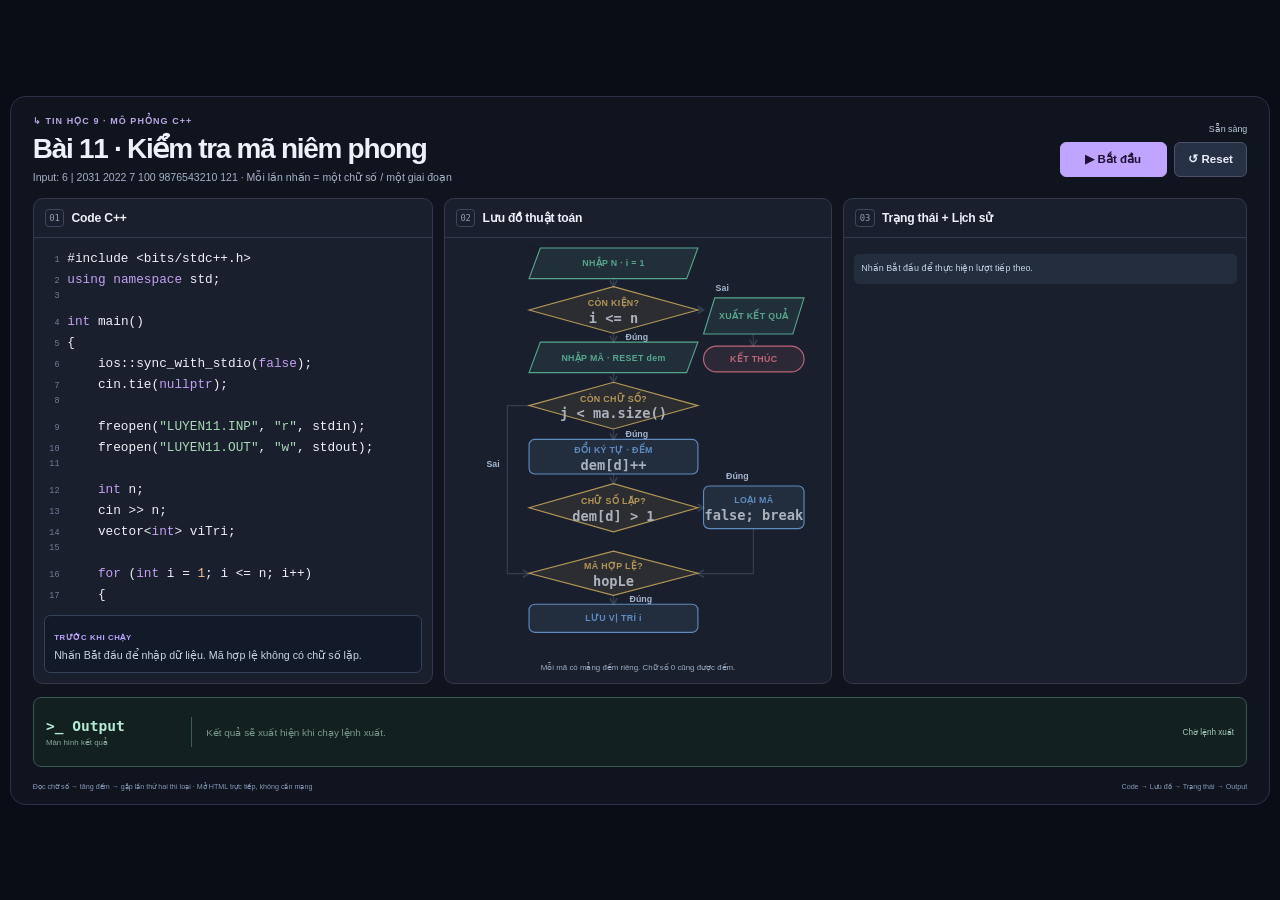
<file: lessons/bai11-kiem-tra-ma-niem-phong/index.html>
<!doctype html>
<html lang="vi"><head><meta charset="utf-8"><meta name="viewport" content="width=device-width,initial-scale=1"><meta name="theme-color" content="#10141e"><title>Bài 11 · Kiểm tra mã niêm phong</title><style>:root{color-scheme:dark;--bg:#10141e;--panel:#191f2c;--line:#30394d;--muted:#a5b2c9;--accent:#bfa5ff;--step:#bfa5ff}*{box-sizing:border-box}body{margin:0;background:#090d15;color:#edf1f8;font-family:"Segoe UI",Arial,sans-serif}.viewport{height:100dvh;display:grid;place-items:center;padding:10px}.lesson{container-type:inline-size;width:min(calc(100vw - 20px),calc((100dvh - 20px)*16/9));aspect-ratio:16/9;background:var(--bg);border:1px solid #293246;border-radius:1.2vw;padding:1.5vw 1.7vw .9vw;display:flex;flex-direction:column;gap:1cqw;overflow:hidden}header{display:flex;align-items:center;justify-content:space-between;gap:1cqw;flex-shrink:0}.eyebrow{font-size:.74cqw;letter-spacing:.12em;color:#baa6e4;font-weight:700}h1{font-size:2.3cqw;letter-spacing:-.045em;line-height:1.2;margin:.45cqw 0 .4cqw;max-width:68cqw}header p{font-size:.87cqw;color:var(--muted);margin:0;line-height:1.4;max-width:68cqw}.controls{display:flex;flex-direction:column;gap:.65cqw;align-items:flex-end;flex-shrink:0}.controls>span{font-size:.73cqw;color:#bcc9de}.controls>div{display:flex;gap:.6cqw}button{font:700 .95cqw "Segoe UI",Arial,sans-serif;border-radius:.5cqw;border:1px solid #4a526a;padding:.75cqw 1.1cqw;background:#273145;color:#e9edf8;cursor:pointer}button:first-child{background:#bfa5ff;color:#1d1235;border-color:#bfa5ff;min-width:8.8cqw}button:disabled{opacity:.45;cursor:default}button:focus-visible{outline:3px solid white;outline-offset:3px}.workspace{display:grid;grid-template-columns:1.03fr 1fr 1.04fr;gap:.9cqw;flex:1;min-height:0}.panel{display:flex;flex-direction:column;min-width:0;min-height:0;border:1px solid var(--line);background:var(--panel);border-radius:.8cqw;overflow:hidden}h2{display:flex;align-items:center;gap:.6cqw;margin:0;border-bottom:1px solid var(--line);min-height:3.25cqw;padding:0 .9cqw;font-size:1cqw;letter-spacing:-.015em;flex-shrink:0}h2>span{font:.73cqw Consolas,monospace;color:#8f9eb8;border:1px solid #3c4860;padding:.25cqw .3cqw;border-radius:.3cqw}.code{flex:1;min-height:0;overflow:auto;padding:.8cqw 0;font:var(--code-font,1cqw)/1.65 Consolas,"Liberation Mono",monospace}.code-line{display:flex;align-items:baseline;white-space:pre;min-height:1.65em;border-left:.2cqw solid transparent;padding:0 .7cqw 0 .3cqw}.code-line.active{border-color:var(--step);background:color-mix(in srgb,var(--step) 12%,transparent)}.line-no{color:#70819c;font-size:.69cqw;min-width:1.65cqw;text-align:right;margin-right:.65cqw;user-select:none}.code-line.active .line-no{color:var(--step)}.code-line code{font:inherit}.keyword{color:#c5a0f4}.literal{color:#a7d9b5}.numeric{color:#f1c08c}.focus{color:#fff;background:color-mix(in srgb,var(--step) 20%,transparent);outline:1px solid var(--step);border-radius:.2cqw}.caption{margin:.6cqw .85cqw .8cqw;background:#121a29;border:1px solid #354157;border-radius:.5cqw;padding:.75cqw;min-height:4.6cqw;flex-shrink:0}.caption>span{font-size:.64cqw;letter-spacing:.08em;color:var(--step);font-weight:700}.caption p{font-size:.88cqw;line-height:1.45;color:#c8d3e5;margin:.35cqw 0 0}.flow{flex:1;min-height:0;padding:.5cqw .3cqw 0;display:flex;justify-content:center}.flow svg{width:100%;height:100%}.flow-note{font-size:.65cqw;color:#9daec8;margin:.4cqw .7cqw .65cqw;text-align:center;line-height:1.35;min-height:1cqw}.flow-node{opacity:.28;transition:opacity .2s}.flow-node.active{opacity:1}.flow-node.active>path,.flow-node.active>rect{stroke-width:2.7}.flow-node text{text-anchor:middle;fill:#eaf0fb}.node-title{font-size:11px;font-weight:700;letter-spacing:.4px}.node-code{font:600 17px Consolas,monospace}.flow-edge{opacity:.35}.flow-edge.active{opacity:1;stroke:#c2abff}.edge-label{font-size:11px;font-weight:700;fill:#a5b6d0}.state{display:flex;flex-direction:column;gap:.55cqw;padding:.8cqw;flex:1;min-height:0;overflow:auto}.variables{display:flex;gap:.5cqw;flex-shrink:0}.variable{flex:1;background:#121a29;border:1px solid #35445b;border-radius:.45cqw;padding:.55cqw;text-align:center;min-width:0}.variable span{display:block;font-size:.68cqw;color:#9fb2d0}.variable strong{display:block;font:700 1.65cqw Consolas,monospace;color:#d8c5ff;margin-top:.3cqw;overflow-wrap:anywhere}.condition{display:flex;align-items:center;justify-content:space-between;gap:.35cqw;background:#141d2b;border:1px solid #354158;border-radius:.45cqw;padding:.55cqw;min-height:2.7cqw;flex-wrap:wrap;flex-shrink:0}.condition>span:first-child{font-size:.65cqw;color:#a7b8d1}.condition strong{font:600 1.1cqw Consolas,monospace;color:#f4cf85}.result{font-size:.75cqw;font-weight:700;white-space:nowrap;border-radius:.3cqw;padding:.3cqw .45cqw}.result.true{color:#91ebc2;background:#1d4034}.result.false{color:#ff9eb0;background:#452b37}.result.pending{color:#a2b5d1;background:#293449;font-size:.66cqw}.arrays{display:flex;flex-direction:column;gap:.65cqw;flex-shrink:0}.array-heading{display:flex;justify-content:space-between;gap:.5cqw;font-size:.7cqw;color:#bccbe0;margin:0 0 .35cqw}.array-note{font-size:.61cqw;color:#8da1c0}.array-grid{display:grid;grid-template-columns:repeat(var(--columns),minmax(0,1fr));gap:.3cqw}.array-cell{min-width:0;background:#121b29;border:1px solid #394962;border-radius:.35cqw;padding:.35cqw .1cqw;text-align:center;display:flex;flex-direction:column;justify-content:center;gap:.2cqw;min-height:2.6cqw}.array-cell.current{border-color:var(--step);background:color-mix(in srgb,var(--step) 15%,#121b29)}.array-cell.changed{border-color:#72dfb4;background:#204033}.array-index{font:.62cqw Consolas,monospace;color:#8fa5c6}.array-value{font:700 1.24cqw Consolas,monospace;color:#e2eafa;overflow-wrap:anywhere}.compact .array-cell{min-height:1.85cqw;padding:.2cqw 0}.compact .array-index{font-size:.46cqw}.compact .array-value{font-size:.9cqw}.history-title{font-size:.77cqw;color:#b9c8de;font-weight:600;flex-shrink:0}.history{list-style:none;display:flex;flex-direction:column;gap:.3cqw;margin:0;padding:0;min-height:0;flex:1}.history li{display:flex;align-items:center;gap:.5cqw;min-height:1.6cqw;flex:1;padding:.4cqw .5cqw;background:#151f2e;border:1px solid #303e55;border-radius:.35cqw;font-size:.72cqw}.history-label{font-weight:700;color:#9eacd0;white-space:nowrap}.history-text{flex:1;color:#bdcce0;line-height:1.3}.history-status{color:#85dcb4;font-size:.8cqw}.note{font-size:.74cqw;line-height:1.4;color:#c1d0e5;background:#232d3e;border-radius:.4cqw;padding:.6cqw;min-height:2.4cqw;margin:0;flex-shrink:0}.output-panel{display:flex;align-items:center;gap:1.2cqw;background:#12211f;border:1px solid #35594c;border-radius:.65cqw;min-height:5.8cqw;padding:.65cqw 1cqw;flex-shrink:0}.output-label{min-width:12cqw;border-right:1px solid #3c5c52}.output-label strong{display:block;font:600 1.2cqw Consolas,monospace;color:#b4ead3}.output-label>span{display:block;font-size:.65cqw;color:#85a99b;margin-top:.3cqw}#output{flex:1;min-width:0;white-space:pre-wrap;overflow-wrap:anywhere;margin:0;font:600 2.1cqw/1.25 Consolas,monospace;color:#baf4d6}#output.multiline{font-size:.92cqw;line-height:1.4}#output:empty{display:none}#output-placeholder{flex:1;color:#78998b;font-size:.82cqw}#output-status{color:#a2c9b8;font-size:.67cqw;white-space:nowrap}footer{display:flex;justify-content:space-between;align-items:center;gap:1cqw;font-size:.59cqw;color:#8398b9;min-height:1cqw;flex-shrink:0}[hidden]{display:none!important}@media(prefers-reduced-motion:reduce){*{transition:none!important;animation:none!important}}@media(max-width:700px){.viewport{padding:4px}.lesson{width:min(calc(100vw - 8px),calc((100dvh - 8px)*16/9));padding:1.4vw 1.5vw .8vw}}
</style></head>
<body><div class="viewport"><main class="lesson" aria-label="Mô phỏng thuật toán C++">
<header><div><div class="eyebrow">↳ TIN HỌC 9 · MÔ PHỎNG C++</div><h1 id="title"></h1><p id="subtitle"></p></div><div class="controls"><span id="progress" role="status"></span><div><button id="start" type="button">▶ Bắt đầu</button><button id="reset" type="button">↺ Reset</button></div></div></header>
<section class="workspace"><article class="panel"><h2><span>01</span>Code C++</h2><div id="code" class="code" aria-label="Code C++"></div><div class="caption"><span id="phase"></span><p id="caption"></p></div></article>
<article class="panel"><h2><span>02</span>Lưu đồ thuật toán</h2><div id="flow" class="flow" aria-label="Lưu đồ thuật toán"></div><p id="flow-note" class="flow-note"></p></article>
<article class="panel"><h2><span>03</span>Trạng thái + Lịch sử</h2><div class="state"><div id="variables" class="variables"></div><div class="condition"><span id="condition-label"></span><strong id="condition-expression"></strong><span id="condition-result" class="result"></span></div><div id="arrays" class="arrays"></div><div id="history-title" class="history-title">Lịch sử thực hiện</div><ol id="history" class="history"></ol><p id="note" class="note" role="status" aria-live="polite"></p></div></article></section>
<section class="output-panel"><div class="output-label"><strong>&gt;_ Output</strong><span>Màn hình kết quả</span></div><pre id="output" aria-live="polite"></pre><span id="output-placeholder">Kết quả sẽ xuất hiện khi chạy lệnh xuất.</span><span id="output-status"></span></section>
<footer><span id="footer"></span><span>Code → Lưu đồ → Trạng thái → Output</span></footer>
</main></div><script id="lesson-data" type="application/json">{"title":"Bài 11 · Kiểm tra mã niêm phong","subtitle":"Input: 6 | 2031 2022 7 100 9876543210 121 · Mỗi lần nhấn = một chữ số / một giai đoạn","code":["#include \u003cbits/stdc++.h\u003e","using namespace std;","","int main()","{","    ios::sync_with_stdio(false);","    cin.tie(nullptr);","","    freopen(\"LUYEN11.INP\", \"r\", stdin);","    freopen(\"LUYEN11.OUT\", \"w\", stdout);","","    int n;","    cin \u003e\u003e n;","    vector\u003cint\u003e viTri;","","    for (int i = 1; i \u003c= n; i++)","    {","        string ma;","        cin \u003e\u003e ma;","        int dem[10] = {};","        bool hopLe = true;","","        for (int j = 0; j \u003c (int)ma.size(); j++)","        {","            int d = ma[j] - '0';","            dem[d]++;","            if (dem[d] \u003e 1)","            {","                hopLe = false;","                break;","            }","        }","","        if (hopLe)","            viTri.push_back(i);","    }","","    cout \u003c\u003c viTri.size() \u003c\u003c '\\n';","    if (viTri.empty())","        cout \u003c\u003c 0;","    else","    {","        for (int j = 0; j \u003c (int)viTri.size(); j++)","        {","            if (j \u003e 0) cout \u003c\u003c ' ';","            cout \u003c\u003c viTri[j];","        }","    }","    cout \u003c\u003c '\\n';","    return 0;","}",""],"codeFont":"1.05cqw","expectedOutput":"3\n1 3 5\n","flow":{"width":440,"height":515,"nodes":[{"id":"init","kind":"io","x":85,"y":5,"w":210,"h":38,"title":"NHẬP N · i = 1","code":""},{"id":"outer","kind":"decision","x":85,"y":53,"w":210,"h":58,"title":"CÒN KIỆN?","code":"i \u003c= n"},{"id":"read","kind":"io","x":85,"y":122,"w":210,"h":38,"title":"NHẬP MÃ · RESET dem","code":""},{"id":"inner","kind":"decision","x":85,"y":172,"w":210,"h":58,"title":"CÒN CHỮ SỐ?","code":"j \u003c ma.size()"},{"id":"count","kind":"process","x":85,"y":243,"w":210,"h":43,"title":"ĐỔI KÝ TỰ · ĐẾM","code":"dem[d]++"},{"id":"repeat","kind":"decision","x":85,"y":298,"w":210,"h":60,"title":"CHỮ SỐ LẶP?","code":"dem[d] \u003e 1"},{"id":"reject","kind":"process","x":302,"y":301,"w":125,"h":53,"title":"LOẠI MÃ","code":"false; break"},{"id":"valid","kind":"decision","x":85,"y":382,"w":210,"h":55,"title":"MÃ HỢP LỆ?","code":"hopLe"},{"id":"save","kind":"process","x":85,"y":448,"w":210,"h":35,"title":"LƯU VỊ TRÍ i","code":""},{"id":"out","kind":"io","x":302,"y":67,"w":125,"h":45,"title":"XUẤT KẾT QUẢ","code":""},{"id":"end","kind":"terminator","x":302,"y":127,"w":125,"h":32,"title":"KẾT THÚC","code":""}],"edges":[{"id":"a","to":"outer","path":"M190 43 V53","label":"","labelX":0,"labelY":0,"transient":false,"from":"init"},{"id":"b","to":"read","path":"M190 111 V122","label":"Đúng","labelX":205,"labelY":119,"transient":false,"from":"outer"},{"id":"c","to":"inner","path":"M190 160 V172","label":"","labelX":0,"labelY":0,"transient":false,"from":"read"},{"id":"d","to":"count","path":"M190 230 V243","label":"Đúng","labelX":205,"labelY":240,"transient":false,"from":"inner"},{"id":"e","to":"repeat","path":"M190 286 V298","label":"","labelX":0,"labelY":0,"transient":false,"from":"count"},{"id":"f","to":"reject","path":"M295 328 H302","label":"Đúng","labelX":330,"labelY":292,"transient":false,"from":"repeat"},{"id":"g","to":"valid","path":"M364 354 V410 H295","label":"","labelX":0,"labelY":0,"transient":false,"from":"reject"},{"id":"h","to":"valid","path":"M85 201 H58 V410 H85","label":"Sai","labelX":32,"labelY":277,"transient":false,"from":"inner"},{"id":"i","to":"save","path":"M190 437 V448","label":"Đúng","labelX":210,"labelY":445,"transient":false,"from":"valid"},{"id":"loopdigit","to":"inner","path":"M85 328 H24 V201 H85","label":"Sai · j++","labelX":29,"labelY":316,"transient":true,"from":"repeat"},{"id":"loopitem","to":"outer","path":"M190 483 V501 H6 V82 H85","label":"i++","labelX":10,"labelY":476,"transient":true,"from":"save"},{"id":"skip","to":"outer","path":"M85 410 H6 V82 H85","label":"Sai · i++","labelX":10,"labelY":394,"transient":true,"from":"valid"},{"id":"o","to":"out","path":"M295 82 H302","label":"Sai","labelX":317,"labelY":58,"transient":false,"from":"outer"},{"id":"p","to":"end","path":"M364 112 V127","label":"","labelX":0,"labelY":0,"transient":false,"from":"out"}],"note":"Mỗi mã có mảng đếm riêng. Chữ số 0 cũng được đếm."},"segments":[{"label":"Nhập N","frames":[{"phase":"NHẬP SỐ KIỆN","caption":"Nhập số kiện · n = 6","lines":[13],"activeNodes":["init"],"activeEdges":[],"variables":{"n":6},"condition":null,"arrays":[],"history":[],"output":"","duration":550},{"phase":"KHỞI TẠO DANH SÁCH VỊ TRÍ RỖNG","caption":"Khởi tạo danh sách vị trí rỗng","lines":[14],"activeNodes":["init"],"activeEdges":[],"variables":{"n":6},"condition":null,"arrays":[],"history":[],"output":"","duration":550}]},{"label":"Nhập kiện 1","frames":[{"phase":"KIỂM TRA KIỆN 1","caption":"Kiểm tra kiện 1","lines":[16],"activeNodes":["outer"],"activeEdges":[],"variables":{"n":6,"i":1},"condition":{"expression":"1 \u003c= 6","result":true},"arrays":[],"history":[],"output":"","duration":550,"note":"viTri = [] · Đây là vị trí, không phải mã."},{"phase":"NHẬP MÃ","caption":"Nhập mã · kiện 1 có mã 2031","lines":[19],"activeNodes":["read"],"activeEdges":[],"variables":{"n":6,"i":1},"condition":null,"arrays":[],"history":[],"output":"","duration":550,"note":"viTri = [] · Đây là vị trí, không phải mã."},{"phase":"RESET MẢNG ĐẾM","caption":"Reset mảng đếm · cả 10 ô bằng 0","lines":[20],"activeNodes":["read"],"activeEdges":[],"variables":{"n":6,"i":1},"condition":null,"arrays":[{"name":"ma","values":["2","0","3","1"],"columns":10,"active":[],"note":"Chỉ số bắt đầu từ 0"},{"name":"dem","values":[0,0,0,0,0,0,0,0,0,0],"columns":5,"active":[],"changed":[],"note":"Số lần gặp từng chữ số"}],"history":[],"output":"","duration":550,"note":"viTri = [] · Đây là vị trí, không phải mã."},{"phase":"KHỞI TẠO CỜ","caption":"Khởi tạo cờ · tạm xem mã hợp lệ","lines":[21],"activeNodes":["read"],"activeEdges":[],"variables":{"n":6,"i":1,"hopLe":true},"condition":null,"arrays":[{"name":"ma","values":["2","0","3","1"],"columns":10,"active":[],"note":"Chỉ số bắt đầu từ 0"},{"name":"dem","values":[0,0,0,0,0,0,0,0,0,0],"columns":5,"active":[],"changed":[],"note":"Số lần gặp từng chữ số"}],"history":[],"output":"","duration":550,"note":"viTri = [] · Đây là vị trí, không phải mã."},{"phase":"BẮT ĐẦU DUYỆT","caption":"Bắt đầu duyệt · j = 0","lines":[23],"activeNodes":["inner"],"activeEdges":[],"variables":{"n":6,"i":1,"hopLe":true,"j":0},"condition":{"expression":"j \u003c ma.size()","result":null},"arrays":[{"name":"ma","values":["2","0","3","1"],"columns":10,"active":[],"note":"Chỉ số bắt đầu từ 0"},{"name":"dem","values":[0,0,0,0,0,0,0,0,0,0],"columns":5,"active":[],"changed":[],"note":"Số lần gặp từng chữ số"}],"history":[],"output":"","duration":550,"note":"viTri = [] · Đây là vị trí, không phải mã."}]},{"label":"Kiện 1 · chữ số 1","frames":[{"phase":"KIỂM TRA CHỈ SỐ","caption":"Kiểm tra chỉ số · 0 \u003c 4","lines":[23],"activeNodes":["inner"],"activeEdges":[],"variables":{"n":6,"i":1,"hopLe":true,"j":0},"condition":{"expression":"0 \u003c 4","result":true},"arrays":[{"name":"ma","values":["2","0","3","1"],"columns":10,"active":[0],"note":"Chỉ số bắt đầu từ 0"},{"name":"dem","values":[0,0,0,0,0,0,0,0,0,0],"columns":5,"active":[],"changed":[],"note":"Số lần gặp từng chữ số"}],"history":[],"output":"","duration":1500,"note":"viTri = [] · Đây là vị trí, không phải mã."},{"phase":"ĐỔI KÝ TỰ","caption":"Đổi ký tự · '2' - '0' = 2","lines":[25],"activeNodes":["count"],"activeEdges":[],"variables":{"n":6,"i":1,"hopLe":true,"j":0,"d":2},"condition":null,"arrays":[{"name":"ma","values":["2","0","3","1"],"columns":10,"active":[0],"note":"Chỉ số bắt đầu từ 0"},{"name":"dem","values":[0,0,0,0,0,0,0,0,0,0],"columns":5,"active":[2],"changed":[],"note":"Số lần gặp từng chữ số"}],"history":[],"output":"","duration":1500,"note":"viTri = [] · Đây là vị trí, không phải mã."},{"phase":"TĂNG ĐẾM","caption":"Tăng đếm · dem[2] = 1","lines":[26],"activeNodes":["count"],"activeEdges":[],"variables":{"n":6,"i":1,"hopLe":true,"j":0,"d":2},"condition":null,"arrays":[{"name":"ma","values":["2","0","3","1"],"columns":10,"active":[0],"note":"Chỉ số bắt đầu từ 0"},{"name":"dem","values":[0,0,1,0,0,0,0,0,0,0],"columns":5,"active":[2],"changed":[2],"note":"Số lần gặp từng chữ số"}],"history":[],"output":"","duration":1500,"note":"viTri = [] · Đây là vị trí, không phải mã."},{"phase":"KIỂM TRA LẶP","caption":"Kiểm tra lặp · dem[2] \u003e 1","lines":[27],"activeNodes":["repeat"],"activeEdges":[],"variables":{"n":6,"i":1,"hopLe":true,"j":0,"d":2},"condition":{"expression":"1 \u003e 1","result":false},"arrays":[{"name":"ma","values":["2","0","3","1"],"columns":10,"active":[0],"note":"Chỉ số bắt đầu từ 0"},{"name":"dem","values":[0,0,1,0,0,0,0,0,0,0],"columns":5,"active":[2],"changed":[2],"note":"Số lần gặp từng chữ số"}],"history":[],"output":"","duration":1500,"note":"viTri = [] · Đây là vị trí, không phải mã."},{"phase":"TĂNG J","caption":"Tăng j · j = 1","lines":[23],"activeNodes":["inner"],"activeEdges":["loopdigit"],"variables":{"n":6,"i":1,"hopLe":true,"j":1},"condition":{"expression":"j \u003c ma.size()","result":null},"arrays":[{"name":"ma","values":["2","0","3","1"],"columns":10,"active":[0],"note":"Chỉ số bắt đầu từ 0"},{"name":"dem","values":[0,0,1,0,0,0,0,0,0,0],"columns":5,"active":[2],"changed":[2],"note":"Số lần gặp từng chữ số"}],"history":[],"output":"","duration":350,"note":"viTri = [] · Đây là vị trí, không phải mã."},{"phase":"CHỜ KIỂM TRA CHỈ SỐ TIẾP THEO","caption":"Chờ kiểm tra chỉ số tiếp theo","lines":[23],"activeNodes":["inner"],"activeEdges":[],"variables":{"n":6,"i":1,"hopLe":true,"j":1},"condition":{"expression":"j \u003c ma.size()","result":null},"arrays":[{"name":"ma","values":["2","0","3","1"],"columns":10,"active":[0],"note":"Chỉ số bắt đầu từ 0"},{"name":"dem","values":[0,0,1,0,0,0,0,0,0,0],"columns":5,"active":[2],"changed":[2],"note":"Số lần gặp từng chữ số"}],"history":[],"output":"","duration":0,"note":"viTri = [] · Đây là vị trí, không phải mã."}]},{"label":"Kiện 1 · chữ số 2","frames":[{"phase":"KIỂM TRA CHỈ SỐ","caption":"Kiểm tra chỉ số · 1 \u003c 4","lines":[23],"activeNodes":["inner"],"activeEdges":[],"variables":{"n":6,"i":1,"hopLe":true,"j":1},"condition":{"expression":"1 \u003c 4","result":true},"arrays":[{"name":"ma","values":["2","0","3","1"],"columns":10,"active":[1],"note":"Chỉ số bắt đầu từ 0"},{"name":"dem","values":[0,0,1,0,0,0,0,0,0,0],"columns":5,"active":[],"changed":[],"note":"Số lần gặp từng chữ số"}],"history":[],"output":"","duration":550,"note":"viTri = [] · Đây là vị trí, không phải mã."},{"phase":"ĐỔI KÝ TỰ","caption":"Đổi ký tự · '0' - '0' = 0","lines":[25],"activeNodes":["count"],"activeEdges":[],"variables":{"n":6,"i":1,"hopLe":true,"j":1,"d":0},"condition":null,"arrays":[{"name":"ma","values":["2","0","3","1"],"columns":10,"active":[1],"note":"Chỉ số bắt đầu từ 0"},{"name":"dem","values":[0,0,1,0,0,0,0,0,0,0],"columns":5,"active":[0],"changed":[],"note":"Số lần gặp từng chữ số"}],"history":[],"output":"","duration":550,"note":"viTri = [] · Đây là vị trí, không phải mã."},{"phase":"TĂNG ĐẾM","caption":"Tăng đếm · dem[0] = 1","lines":[26],"activeNodes":["count"],"activeEdges":[],"variables":{"n":6,"i":1,"hopLe":true,"j":1,"d":0},"condition":null,"arrays":[{"name":"ma","values":["2","0","3","1"],"columns":10,"active":[1],"note":"Chỉ số bắt đầu từ 0"},{"name":"dem","values":[1,0,1,0,0,0,0,0,0,0],"columns":5,"active":[0],"changed":[0],"note":"Số lần gặp từng chữ số"}],"history":[],"output":"","duration":550,"note":"viTri = [] · Đây là vị trí, không phải mã."},{"phase":"KIỂM TRA LẶP","caption":"Kiểm tra lặp · dem[0] \u003e 1","lines":[27],"activeNodes":["repeat"],"activeEdges":[],"variables":{"n":6,"i":1,"hopLe":true,"j":1,"d":0},"condition":{"expression":"1 \u003e 1","result":false},"arrays":[{"name":"ma","values":["2","0","3","1"],"columns":10,"active":[1],"note":"Chỉ số bắt đầu từ 0"},{"name":"dem","values":[1,0,1,0,0,0,0,0,0,0],"columns":5,"active":[0],"changed":[0],"note":"Số lần gặp từng chữ số"}],"history":[],"output":"","duration":550,"note":"viTri = [] · Đây là vị trí, không phải mã."},{"phase":"TĂNG J","caption":"Tăng j · j = 2","lines":[23],"activeNodes":["inner"],"activeEdges":["loopdigit"],"variables":{"n":6,"i":1,"hopLe":true,"j":2},"condition":{"expression":"j \u003c ma.size()","result":null},"arrays":[{"name":"ma","values":["2","0","3","1"],"columns":10,"active":[1],"note":"Chỉ số bắt đầu từ 0"},{"name":"dem","values":[1,0,1,0,0,0,0,0,0,0],"columns":5,"active":[0],"changed":[0],"note":"Số lần gặp từng chữ số"}],"history":[],"output":"","duration":350,"note":"viTri = [] · Đây là vị trí, không phải mã."},{"phase":"CHỜ KIỂM TRA CHỈ SỐ TIẾP THEO","caption":"Chờ kiểm tra chỉ số tiếp theo","lines":[23],"activeNodes":["inner"],"activeEdges":[],"variables":{"n":6,"i":1,"hopLe":true,"j":2},"condition":{"expression":"j \u003c ma.size()","result":null},"arrays":[{"name":"ma","values":["2","0","3","1"],"columns":10,"active":[1],"note":"Chỉ số bắt đầu từ 0"},{"name":"dem","values":[1,0,1,0,0,0,0,0,0,0],"columns":5,"active":[0],"changed":[0],"note":"Số lần gặp từng chữ số"}],"history":[],"output":"","duration":0,"note":"viTri = [] · Đây là vị trí, không phải mã."}]},{"label":"Kiện 1 · chữ số 3","frames":[{"phase":"KIỂM TRA CHỈ SỐ","caption":"Kiểm tra chỉ số · 2 \u003c 4","lines":[23],"activeNodes":["inner"],"activeEdges":[],"variables":{"n":6,"i":1,"hopLe":true,"j":2},"condition":{"expression":"2 \u003c 4","result":true},"arrays":[{"name":"ma","values":["2","0","3","1"],"columns":10,"active":[2],"note":"Chỉ số bắt đầu từ 0"},{"name":"dem","values":[1,0,1,0,0,0,0,0,0,0],"columns":5,"active":[],"changed":[],"note":"Số lần gặp từng chữ số"}],"history":[],"output":"","duration":550,"note":"viTri = [] · Đây là vị trí, không phải mã."},{"phase":"ĐỔI KÝ TỰ","caption":"Đổi ký tự · '3' - '0' = 3","lines":[25],"activeNodes":["count"],"activeEdges":[],"variables":{"n":6,"i":1,"hopLe":true,"j":2,"d":3},"condition":null,"arrays":[{"name":"ma","values":["2","0","3","1"],"columns":10,"active":[2],"note":"Chỉ số bắt đầu từ 0"},{"name":"dem","values":[1,0,1,0,0,0,0,0,0,0],"columns":5,"active":[3],"changed":[],"note":"Số lần gặp từng chữ số"}],"history":[],"output":"","duration":550,"note":"viTri = [] · Đây là vị trí, không phải mã."},{"phase":"TĂNG ĐẾM","caption":"Tăng đếm · dem[3] = 1","lines":[26],"activeNodes":["count"],"activeEdges":[],"variables":{"n":6,"i":1,"hopLe":true,"j":2,"d":3},"condition":null,"arrays":[{"name":"ma","values":["2","0","3","1"],"columns":10,"active":[2],"note":"Chỉ số bắt đầu từ 0"},{"name":"dem","values":[1,0,1,1,0,0,0,0,0,0],"columns":5,"active":[3],"changed":[3],"note":"Số lần gặp từng chữ số"}],"history":[],"output":"","duration":550,"note":"viTri = [] · Đây là vị trí, không phải mã."},{"phase":"KIỂM TRA LẶP","caption":"Kiểm tra lặp · dem[3] \u003e 1","lines":[27],"activeNodes":["repeat"],"activeEdges":[],"variables":{"n":6,"i":1,"hopLe":true,"j":2,"d":3},"condition":{"expression":"1 \u003e 1","result":false},"arrays":[{"name":"ma","values":["2","0","3","1"],"columns":10,"active":[2],"note":"Chỉ số bắt đầu từ 0"},{"name":"dem","values":[1,0,1,1,0,0,0,0,0,0],"columns":5,"active":[3],"changed":[3],"note":"Số lần gặp từng chữ số"}],"history":[],"output":"","duration":550,"note":"viTri = [] · Đây là vị trí, không phải mã."},{"phase":"TĂNG J","caption":"Tăng j · j = 3","lines":[23],"activeNodes":["inner"],"activeEdges":["loopdigit"],"variables":{"n":6,"i":1,"hopLe":true,"j":3},"condition":{"expression":"j \u003c ma.size()","result":null},"arrays":[{"name":"ma","values":["2","0","3","1"],"columns":10,"active":[2],"note":"Chỉ số bắt đầu từ 0"},{"name":"dem","values":[1,0,1,1,0,0,0,0,0,0],"columns":5,"active":[3],"changed":[3],"note":"Số lần gặp từng chữ số"}],"history":[],"output":"","duration":350,"note":"viTri = [] · Đây là vị trí, không phải mã."},{"phase":"CHỜ KIỂM TRA CHỈ SỐ TIẾP THEO","caption":"Chờ kiểm tra chỉ số tiếp theo","lines":[23],"activeNodes":["inner"],"activeEdges":[],"variables":{"n":6,"i":1,"hopLe":true,"j":3},"condition":{"expression":"j \u003c ma.size()","result":null},"arrays":[{"name":"ma","values":["2","0","3","1"],"columns":10,"active":[2],"note":"Chỉ số bắt đầu từ 0"},{"name":"dem","values":[1,0,1,1,0,0,0,0,0,0],"columns":5,"active":[3],"changed":[3],"note":"Số lần gặp từng chữ số"}],"history":[],"output":"","duration":0,"note":"viTri = [] · Đây là vị trí, không phải mã."}]},{"label":"Kiện 1 · chữ số 4","frames":[{"phase":"KIỂM TRA CHỈ SỐ","caption":"Kiểm tra chỉ số · 3 \u003c 4","lines":[23],"activeNodes":["inner"],"activeEdges":[],"variables":{"n":6,"i":1,"hopLe":true,"j":3},"condition":{"expression":"3 \u003c 4","result":true},"arrays":[{"name":"ma","values":["2","0","3","1"],"columns":10,"active":[3],"note":"Chỉ số bắt đầu từ 0"},{"name":"dem","values":[1,0,1,1,0,0,0,0,0,0],"columns":5,"active":[],"changed":[],"note":"Số lần gặp từng chữ số"}],"history":[],"output":"","duration":1500,"note":"viTri = [] · Đây là vị trí, không phải mã."},{"phase":"ĐỔI KÝ TỰ","caption":"Đổi ký tự · '1' - '0' = 1","lines":[25],"activeNodes":["count"],"activeEdges":[],"variables":{"n":6,"i":1,"hopLe":true,"j":3,"d":1},"condition":null,"arrays":[{"name":"ma","values":["2","0","3","1"],"columns":10,"active":[3],"note":"Chỉ số bắt đầu từ 0"},{"name":"dem","values":[1,0,1,1,0,0,0,0,0,0],"columns":5,"active":[1],"changed":[],"note":"Số lần gặp từng chữ số"}],"history":[],"output":"","duration":1500,"note":"viTri = [] · Đây là vị trí, không phải mã."},{"phase":"TĂNG ĐẾM","caption":"Tăng đếm · dem[1] = 1","lines":[26],"activeNodes":["count"],"activeEdges":[],"variables":{"n":6,"i":1,"hopLe":true,"j":3,"d":1},"condition":null,"arrays":[{"name":"ma","values":["2","0","3","1"],"columns":10,"active":[3],"note":"Chỉ số bắt đầu từ 0"},{"name":"dem","values":[1,1,1,1,0,0,0,0,0,0],"columns":5,"active":[1],"changed":[1],"note":"Số lần gặp từng chữ số"}],"history":[],"output":"","duration":1500,"note":"viTri = [] · Đây là vị trí, không phải mã."},{"phase":"KIỂM TRA LẶP","caption":"Kiểm tra lặp · dem[1] \u003e 1","lines":[27],"activeNodes":["repeat"],"activeEdges":[],"variables":{"n":6,"i":1,"hopLe":true,"j":3,"d":1},"condition":{"expression":"1 \u003e 1","result":false},"arrays":[{"name":"ma","values":["2","0","3","1"],"columns":10,"active":[3],"note":"Chỉ số bắt đầu từ 0"},{"name":"dem","values":[1,1,1,1,0,0,0,0,0,0],"columns":5,"active":[1],"changed":[1],"note":"Số lần gặp từng chữ số"}],"history":[],"output":"","duration":1500,"note":"viTri = [] · Đây là vị trí, không phải mã."},{"phase":"TĂNG J","caption":"Tăng j · j = 4","lines":[23],"activeNodes":["inner"],"activeEdges":["loopdigit"],"variables":{"n":6,"i":1,"hopLe":true,"j":4},"condition":{"expression":"j \u003c ma.size()","result":null},"arrays":[{"name":"ma","values":["2","0","3","1"],"columns":10,"active":[3],"note":"Chỉ số bắt đầu từ 0"},{"name":"dem","values":[1,1,1,1,0,0,0,0,0,0],"columns":5,"active":[1],"changed":[1],"note":"Số lần gặp từng chữ số"}],"history":[],"output":"","duration":350,"note":"viTri = [] · Đây là vị trí, không phải mã."},{"phase":"CHỜ KIỂM TRA CHỈ SỐ TIẾP THEO","caption":"Chờ kiểm tra chỉ số tiếp theo","lines":[23],"activeNodes":["inner"],"activeEdges":[],"variables":{"n":6,"i":1,"hopLe":true,"j":4},"condition":{"expression":"j \u003c ma.size()","result":null},"arrays":[{"name":"ma","values":["2","0","3","1"],"columns":10,"active":[3],"note":"Chỉ số bắt đầu từ 0"},{"name":"dem","values":[1,1,1,1,0,0,0,0,0,0],"columns":5,"active":[1],"changed":[1],"note":"Số lần gặp từng chữ số"}],"history":[],"output":"","duration":0,"note":"viTri = [] · Đây là vị trí, không phải mã."}]},{"label":"Kết luận kiện 1","frames":[{"phase":"HẾT CHỮ SỐ","caption":"Hết chữ số · thoát vòng trong","lines":[23],"activeNodes":["inner"],"activeEdges":[],"variables":{"n":6,"i":1,"hopLe":true,"j":4},"condition":{"expression":"4 \u003c 4","result":false},"arrays":[{"name":"ma","values":["2","0","3","1"],"columns":10,"active":[3],"note":"Chỉ số bắt đầu từ 0"},{"name":"dem","values":[1,1,1,1,0,0,0,0,0,0],"columns":5,"active":[1],"changed":[1],"note":"Số lần gặp từng chữ số"}],"history":[],"output":"","duration":550,"note":"viTri = [] · Đây là vị trí, không phải mã."},{"phase":"KIỂM TRA CỜ HỢP LỆ","caption":"Kiểm tra cờ hợp lệ","lines":[34],"activeNodes":["valid"],"activeEdges":[],"variables":{"n":6,"i":1,"hopLe":true},"condition":{"expression":"hopLe","result":true},"arrays":[{"name":"ma","values":["2","0","3","1"],"columns":10,"active":[3],"note":"Chỉ số bắt đầu từ 0"},{"name":"dem","values":[1,1,1,1,0,0,0,0,0,0],"columns":5,"active":[1],"changed":[1],"note":"Số lần gặp từng chữ số"}],"history":[],"output":"","duration":550,"note":"viTri = [] · Đây là vị trí, không phải mã."},{"phase":"LƯU VỊ TRÍ","caption":"Lưu vị trí · thêm 1 vào viTri","lines":[35],"activeNodes":["save"],"activeEdges":[],"variables":{"n":6,"i":1,"hopLe":true},"condition":null,"arrays":[{"name":"ma","values":["2","0","3","1"],"columns":10,"active":[],"note":"Chỉ số bắt đầu từ 0"},{"name":"dem","values":[1,1,1,1,0,0,0,0,0,0],"columns":5,"active":[],"changed":[],"note":"Số lần gặp từng chữ số"}],"history":[],"output":"","duration":550,"note":"viTri = [1] · Đây là vị trí, không phải mã."},{"phase":"TĂNG I","caption":"Tăng i · chuyển sang vị trí 2","lines":[16],"activeNodes":["outer"],"activeEdges":["loopitem"],"variables":{"n":6,"i":2},"condition":{"expression":"i \u003c= n","result":null},"arrays":[],"history":[{"label":"#1","text":"2031","status":"✓ Nhận"}],"output":"","duration":350,"note":"viTri = [1] · Đây là vị trí, không phải mã."},{"phase":"CHỜ KIỂM TRA KIỆN TIẾP THEO","caption":"Chờ kiểm tra kiện tiếp theo","lines":[16],"activeNodes":["outer"],"activeEdges":[],"variables":{"n":6,"i":2},"condition":{"expression":"i \u003c= n","result":null},"arrays":[],"history":[{"label":"#1","text":"2031","status":"✓ Nhận"}],"output":"","duration":0,"note":"viTri = [1] · Đây là vị trí, không phải mã."}]},{"label":"Nhập kiện 2","frames":[{"phase":"KIỂM TRA KIỆN 2","caption":"Kiểm tra kiện 2","lines":[16],"activeNodes":["outer"],"activeEdges":[],"variables":{"n":6,"i":2},"condition":{"expression":"2 \u003c= 6","result":true},"arrays":[],"history":[{"label":"#1","text":"2031","status":"✓ Nhận"}],"output":"","duration":550,"note":"viTri = [1] · Đây là vị trí, không phải mã."},{"phase":"NHẬP MÃ","caption":"Nhập mã · kiện 2 có mã 2022","lines":[19],"activeNodes":["read"],"activeEdges":[],"variables":{"n":6,"i":2},"condition":null,"arrays":[],"history":[{"label":"#1","text":"2031","status":"✓ Nhận"}],"output":"","duration":550,"note":"viTri = [1] · Đây là vị trí, không phải mã."},{"phase":"RESET MẢNG ĐẾM","caption":"Reset mảng đếm · cả 10 ô bằng 0","lines":[20],"activeNodes":["read"],"activeEdges":[],"variables":{"n":6,"i":2},"condition":null,"arrays":[{"name":"ma","values":["2","0","2","2"],"columns":10,"active":[],"note":"Chỉ số bắt đầu từ 0"},{"name":"dem","values":[0,0,0,0,0,0,0,0,0,0],"columns":5,"active":[],"changed":[],"note":"Số lần gặp từng chữ số"}],"history":[{"label":"#1","text":"2031","status":"✓ Nhận"}],"output":"","duration":550,"note":"viTri = [1] · Đây là vị trí, không phải mã."},{"phase":"KHỞI TẠO CỜ","caption":"Khởi tạo cờ · tạm xem mã hợp lệ","lines":[21],"activeNodes":["read"],"activeEdges":[],"variables":{"n":6,"i":2,"hopLe":true},"condition":null,"arrays":[{"name":"ma","values":["2","0","2","2"],"columns":10,"active":[],"note":"Chỉ số bắt đầu từ 0"},{"name":"dem","values":[0,0,0,0,0,0,0,0,0,0],"columns":5,"active":[],"changed":[],"note":"Số lần gặp từng chữ số"}],"history":[{"label":"#1","text":"2031","status":"✓ Nhận"}],"output":"","duration":550,"note":"viTri = [1] · Đây là vị trí, không phải mã."},{"phase":"BẮT ĐẦU DUYỆT","caption":"Bắt đầu duyệt · j = 0","lines":[23],"activeNodes":["inner"],"activeEdges":[],"variables":{"n":6,"i":2,"hopLe":true,"j":0},"condition":{"expression":"j \u003c ma.size()","result":null},"arrays":[{"name":"ma","values":["2","0","2","2"],"columns":10,"active":[],"note":"Chỉ số bắt đầu từ 0"},{"name":"dem","values":[0,0,0,0,0,0,0,0,0,0],"columns":5,"active":[],"changed":[],"note":"Số lần gặp từng chữ số"}],"history":[{"label":"#1","text":"2031","status":"✓ Nhận"}],"output":"","duration":550,"note":"viTri = [1] · Đây là vị trí, không phải mã."}]},{"label":"Kiện 2 · chữ số 1","frames":[{"phase":"KIỂM TRA CHỈ SỐ","caption":"Kiểm tra chỉ số · 0 \u003c 4","lines":[23],"activeNodes":["inner"],"activeEdges":[],"variables":{"n":6,"i":2,"hopLe":true,"j":0},"condition":{"expression":"0 \u003c 4","result":true},"arrays":[{"name":"ma","values":["2","0","2","2"],"columns":10,"active":[0],"note":"Chỉ số bắt đầu từ 0"},{"name":"dem","values":[0,0,0,0,0,0,0,0,0,0],"columns":5,"active":[],"changed":[],"note":"Số lần gặp từng chữ số"}],"history":[{"label":"#1","text":"2031","status":"✓ Nhận"}],"output":"","duration":1500,"note":"viTri = [1] · Đây là vị trí, không phải mã."},{"phase":"ĐỔI KÝ TỰ","caption":"Đổi ký tự · '2' - '0' = 2","lines":[25],"activeNodes":["count"],"activeEdges":[],"variables":{"n":6,"i":2,"hopLe":true,"j":0,"d":2},"condition":null,"arrays":[{"name":"ma","values":["2","0","2","2"],"columns":10,"active":[0],"note":"Chỉ số bắt đầu từ 0"},{"name":"dem","values":[0,0,0,0,0,0,0,0,0,0],"columns":5,"active":[2],"changed":[],"note":"Số lần gặp từng chữ số"}],"history":[{"label":"#1","text":"2031","status":"✓ Nhận"}],"output":"","duration":1500,"note":"viTri = [1] · Đây là vị trí, không phải mã."},{"phase":"TĂNG ĐẾM","caption":"Tăng đếm · dem[2] = 1","lines":[26],"activeNodes":["count"],"activeEdges":[],"variables":{"n":6,"i":2,"hopLe":true,"j":0,"d":2},"condition":null,"arrays":[{"name":"ma","values":["2","0","2","2"],"columns":10,"active":[0],"note":"Chỉ số bắt đầu từ 0"},{"name":"dem","values":[0,0,1,0,0,0,0,0,0,0],"columns":5,"active":[2],"changed":[2],"note":"Số lần gặp từng chữ số"}],"history":[{"label":"#1","text":"2031","status":"✓ Nhận"}],"output":"","duration":1500,"note":"viTri = [1] · Đây là vị trí, không phải mã."},{"phase":"KIỂM TRA LẶP","caption":"Kiểm tra lặp · dem[2] \u003e 1","lines":[27],"activeNodes":["repeat"],"activeEdges":[],"variables":{"n":6,"i":2,"hopLe":true,"j":0,"d":2},"condition":{"expression":"1 \u003e 1","result":false},"arrays":[{"name":"ma","values":["2","0","2","2"],"columns":10,"active":[0],"note":"Chỉ số bắt đầu từ 0"},{"name":"dem","values":[0,0,1,0,0,0,0,0,0,0],"columns":5,"active":[2],"changed":[2],"note":"Số lần gặp từng chữ số"}],"history":[{"label":"#1","text":"2031","status":"✓ Nhận"}],"output":"","duration":1500,"note":"viTri = [1] · Đây là vị trí, không phải mã."},{"phase":"TĂNG J","caption":"Tăng j · j = 1","lines":[23],"activeNodes":["inner"],"activeEdges":["loopdigit"],"variables":{"n":6,"i":2,"hopLe":true,"j":1},"condition":{"expression":"j \u003c ma.size()","result":null},"arrays":[{"name":"ma","values":["2","0","2","2"],"columns":10,"active":[0],"note":"Chỉ số bắt đầu từ 0"},{"name":"dem","values":[0,0,1,0,0,0,0,0,0,0],"columns":5,"active":[2],"changed":[2],"note":"Số lần gặp từng chữ số"}],"history":[{"label":"#1","text":"2031","status":"✓ Nhận"}],"output":"","duration":350,"note":"viTri = [1] · Đây là vị trí, không phải mã."},{"phase":"CHỜ KIỂM TRA CHỈ SỐ TIẾP THEO","caption":"Chờ kiểm tra chỉ số tiếp theo","lines":[23],"activeNodes":["inner"],"activeEdges":[],"variables":{"n":6,"i":2,"hopLe":true,"j":1},"condition":{"expression":"j \u003c ma.size()","result":null},"arrays":[{"name":"ma","values":["2","0","2","2"],"columns":10,"active":[0],"note":"Chỉ số bắt đầu từ 0"},{"name":"dem","values":[0,0,1,0,0,0,0,0,0,0],"columns":5,"active":[2],"changed":[2],"note":"Số lần gặp từng chữ số"}],"history":[{"label":"#1","text":"2031","status":"✓ Nhận"}],"output":"","duration":0,"note":"viTri = [1] · Đây là vị trí, không phải mã."}]},{"label":"Kiện 2 · chữ số 2","frames":[{"phase":"KIỂM TRA CHỈ SỐ","caption":"Kiểm tra chỉ số · 1 \u003c 4","lines":[23],"activeNodes":["inner"],"activeEdges":[],"variables":{"n":6,"i":2,"hopLe":true,"j":1},"condition":{"expression":"1 \u003c 4","result":true},"arrays":[{"name":"ma","values":["2","0","2","2"],"columns":10,"active":[1],"note":"Chỉ số bắt đầu từ 0"},{"name":"dem","values":[0,0,1,0,0,0,0,0,0,0],"columns":5,"active":[],"changed":[],"note":"Số lần gặp từng chữ số"}],"history":[{"label":"#1","text":"2031","status":"✓ Nhận"}],"output":"","duration":550,"note":"viTri = [1] · Đây là vị trí, không phải mã."},{"phase":"ĐỔI KÝ TỰ","caption":"Đổi ký tự · '0' - '0' = 0","lines":[25],"activeNodes":["count"],"activeEdges":[],"variables":{"n":6,"i":2,"hopLe":true,"j":1,"d":0},"condition":null,"arrays":[{"name":"ma","values":["2","0","2","2"],"columns":10,"active":[1],"note":"Chỉ số bắt đầu từ 0"},{"name":"dem","values":[0,0,1,0,0,0,0,0,0,0],"columns":5,"active":[0],"changed":[],"note":"Số lần gặp từng chữ số"}],"history":[{"label":"#1","text":"2031","status":"✓ Nhận"}],"output":"","duration":550,"note":"viTri = [1] · Đây là vị trí, không phải mã."},{"phase":"TĂNG ĐẾM","caption":"Tăng đếm · dem[0] = 1","lines":[26],"activeNodes":["count"],"activeEdges":[],"variables":{"n":6,"i":2,"hopLe":true,"j":1,"d":0},"condition":null,"arrays":[{"name":"ma","values":["2","0","2","2"],"columns":10,"active":[1],"note":"Chỉ số bắt đầu từ 0"},{"name":"dem","values":[1,0,1,0,0,0,0,0,0,0],"columns":5,"active":[0],"changed":[0],"note":"Số lần gặp từng chữ số"}],"history":[{"label":"#1","text":"2031","status":"✓ Nhận"}],"output":"","duration":550,"note":"viTri = [1] · Đây là vị trí, không phải mã."},{"phase":"KIỂM TRA LẶP","caption":"Kiểm tra lặp · dem[0] \u003e 1","lines":[27],"activeNodes":["repeat"],"activeEdges":[],"variables":{"n":6,"i":2,"hopLe":true,"j":1,"d":0},"condition":{"expression":"1 \u003e 1","result":false},"arrays":[{"name":"ma","values":["2","0","2","2"],"columns":10,"active":[1],"note":"Chỉ số bắt đầu từ 0"},{"name":"dem","values":[1,0,1,0,0,0,0,0,0,0],"columns":5,"active":[0],"changed":[0],"note":"Số lần gặp từng chữ số"}],"history":[{"label":"#1","text":"2031","status":"✓ Nhận"}],"output":"","duration":550,"note":"viTri = [1] · Đây là vị trí, không phải mã."},{"phase":"TĂNG J","caption":"Tăng j · j = 2","lines":[23],"activeNodes":["inner"],"activeEdges":["loopdigit"],"variables":{"n":6,"i":2,"hopLe":true,"j":2},"condition":{"expression":"j \u003c ma.size()","result":null},"arrays":[{"name":"ma","values":["2","0","2","2"],"columns":10,"active":[1],"note":"Chỉ số bắt đầu từ 0"},{"name":"dem","values":[1,0,1,0,0,0,0,0,0,0],"columns":5,"active":[0],"changed":[0],"note":"Số lần gặp từng chữ số"}],"history":[{"label":"#1","text":"2031","status":"✓ Nhận"}],"output":"","duration":350,"note":"viTri = [1] · Đây là vị trí, không phải mã."},{"phase":"CHỜ KIỂM TRA CHỈ SỐ TIẾP THEO","caption":"Chờ kiểm tra chỉ số tiếp theo","lines":[23],"activeNodes":["inner"],"activeEdges":[],"variables":{"n":6,"i":2,"hopLe":true,"j":2},"condition":{"expression":"j \u003c ma.size()","result":null},"arrays":[{"name":"ma","values":["2","0","2","2"],"columns":10,"active":[1],"note":"Chỉ số bắt đầu từ 0"},{"name":"dem","values":[1,0,1,0,0,0,0,0,0,0],"columns":5,"active":[0],"changed":[0],"note":"Số lần gặp từng chữ số"}],"history":[{"label":"#1","text":"2031","status":"✓ Nhận"}],"output":"","duration":0,"note":"viTri = [1] · Đây là vị trí, không phải mã."}]},{"label":"Kiện 2 · chữ số 3","frames":[{"phase":"KIỂM TRA CHỈ SỐ","caption":"Kiểm tra chỉ số · 2 \u003c 4","lines":[23],"activeNodes":["inner"],"activeEdges":[],"variables":{"n":6,"i":2,"hopLe":true,"j":2},"condition":{"expression":"2 \u003c 4","result":true},"arrays":[{"name":"ma","values":["2","0","2","2"],"columns":10,"active":[2],"note":"Chỉ số bắt đầu từ 0"},{"name":"dem","values":[1,0,1,0,0,0,0,0,0,0],"columns":5,"active":[],"changed":[],"note":"Số lần gặp từng chữ số"}],"history":[{"label":"#1","text":"2031","status":"✓ Nhận"}],"output":"","duration":550,"note":"viTri = [1] · Đây là vị trí, không phải mã."},{"phase":"ĐỔI KÝ TỰ","caption":"Đổi ký tự · '2' - '0' = 2","lines":[25],"activeNodes":["count"],"activeEdges":[],"variables":{"n":6,"i":2,"hopLe":true,"j":2,"d":2},"condition":null,"arrays":[{"name":"ma","values":["2","0","2","2"],"columns":10,"active":[2],"note":"Chỉ số bắt đầu từ 0"},{"name":"dem","values":[1,0,1,0,0,0,0,0,0,0],"columns":5,"active":[2],"changed":[],"note":"Số lần gặp từng chữ số"}],"history":[{"label":"#1","text":"2031","status":"✓ Nhận"}],"output":"","duration":550,"note":"viTri = [1] · Đây là vị trí, không phải mã."},{"phase":"TĂNG ĐẾM","caption":"Tăng đếm · dem[2] = 2","lines":[26],"activeNodes":["count"],"activeEdges":[],"variables":{"n":6,"i":2,"hopLe":true,"j":2,"d":2},"condition":null,"arrays":[{"name":"ma","values":["2","0","2","2"],"columns":10,"active":[2],"note":"Chỉ số bắt đầu từ 0"},{"name":"dem","values":[1,0,2,0,0,0,0,0,0,0],"columns":5,"active":[2],"changed":[2],"note":"Số lần gặp từng chữ số"}],"history":[{"label":"#1","text":"2031","status":"✓ Nhận"}],"output":"","duration":550,"note":"viTri = [1] · Đây là vị trí, không phải mã."},{"phase":"KIỂM TRA LẶP","caption":"Kiểm tra lặp · dem[2] \u003e 1","lines":[27],"activeNodes":["repeat"],"activeEdges":[],"variables":{"n":6,"i":2,"hopLe":true,"j":2,"d":2},"condition":{"expression":"2 \u003e 1","result":true},"arrays":[{"name":"ma","values":["2","0","2","2"],"columns":10,"active":[2],"note":"Chỉ số bắt đầu từ 0"},{"name":"dem","values":[1,0,2,0,0,0,0,0,0,0],"columns":5,"active":[2],"changed":[2],"note":"Số lần gặp từng chữ số"}],"history":[{"label":"#1","text":"2031","status":"✓ Nhận"}],"output":"","duration":550,"note":"viTri = [1] · Đây là vị trí, không phải mã."},{"phase":"PHÁT HIỆN LẶP","caption":"Phát hiện lặp · chữ số 2 xuất hiện lần thứ hai","lines":[29],"activeNodes":["reject"],"activeEdges":[],"variables":{"n":6,"i":2,"hopLe":false,"j":2,"d":2},"condition":null,"arrays":[{"name":"ma","values":["2","0","2","2"],"columns":10,"active":[2],"note":"Chỉ số bắt đầu từ 0"},{"name":"dem","values":[1,0,2,0,0,0,0,0,0,0],"columns":5,"active":[2],"changed":[2],"note":"Số lần gặp từng chữ số"}],"history":[{"label":"#1","text":"2031","status":"✓ Nhận"}],"output":"","duration":1500,"note":"viTri = [1] · Đây là vị trí, không phải mã."},{"phase":"THOÁT VÒNG TRONG","caption":"Thoát vòng trong · không xét tiếp chữ số của mã này","lines":[30],"activeNodes":["reject"],"activeEdges":[],"variables":{"n":6,"i":2,"hopLe":false,"j":2,"d":2},"condition":null,"arrays":[{"name":"ma","values":["2","0","2","2"],"columns":10,"active":[2],"note":"Chỉ số bắt đầu từ 0"},{"name":"dem","values":[1,0,2,0,0,0,0,0,0,0],"columns":5,"active":[2],"changed":[2],"note":"Số lần gặp từng chữ số"}],"history":[{"label":"#1","text":"2031","status":"✓ Nhận"}],"output":"","duration":1500,"note":"viTri = [1] · Đây là vị trí, không phải mã."}]},{"label":"Kết luận kiện 2","frames":[{"phase":"KIỂM TRA CỜ HỢP LỆ","caption":"Kiểm tra cờ hợp lệ","lines":[34],"activeNodes":["valid"],"activeEdges":[],"variables":{"n":6,"i":2,"hopLe":false},"condition":{"expression":"hopLe","result":false},"arrays":[{"name":"ma","values":["2","0","2","2"],"columns":10,"active":[2],"note":"Chỉ số bắt đầu từ 0"},{"name":"dem","values":[1,0,2,0,0,0,0,0,0,0],"columns":5,"active":[2],"changed":[2],"note":"Số lần gặp từng chữ số"}],"history":[{"label":"#1","text":"2031","status":"✓ Nhận"}],"output":"","duration":550,"note":"viTri = [1] · Đây là vị trí, không phải mã."},{"phase":"TĂNG I","caption":"Tăng i · chuyển sang vị trí 3","lines":[16],"activeNodes":["outer"],"activeEdges":["skip"],"variables":{"n":6,"i":3},"condition":{"expression":"i \u003c= n","result":null},"arrays":[],"history":[{"label":"#1","text":"2031","status":"✓ Nhận"},{"label":"#2","text":"2022","status":"✕ Loại"}],"output":"","duration":350,"note":"viTri = [1] · Đây là vị trí, không phải mã."},{"phase":"CHỜ KIỂM TRA KIỆN TIẾP THEO","caption":"Chờ kiểm tra kiện tiếp theo","lines":[16],"activeNodes":["outer"],"activeEdges":[],"variables":{"n":6,"i":3},"condition":{"expression":"i \u003c= n","result":null},"arrays":[],"history":[{"label":"#1","text":"2031","status":"✓ Nhận"},{"label":"#2","text":"2022","status":"✕ Loại"}],"output":"","duration":0,"note":"viTri = [1] · Đây là vị trí, không phải mã."}]},{"label":"Nhập kiện 3","frames":[{"phase":"KIỂM TRA KIỆN 3","caption":"Kiểm tra kiện 3","lines":[16],"activeNodes":["outer"],"activeEdges":[],"variables":{"n":6,"i":3},"condition":{"expression":"3 \u003c= 6","result":true},"arrays":[],"history":[{"label":"#1","text":"2031","status":"✓ Nhận"},{"label":"#2","text":"2022","status":"✕ Loại"}],"output":"","duration":550,"note":"viTri = [1] · Đây là vị trí, không phải mã."},{"phase":"NHẬP MÃ","caption":"Nhập mã · kiện 3 có mã 7","lines":[19],"activeNodes":["read"],"activeEdges":[],"variables":{"n":6,"i":3},"condition":null,"arrays":[],"history":[{"label":"#1","text":"2031","status":"✓ Nhận"},{"label":"#2","text":"2022","status":"✕ Loại"}],"output":"","duration":550,"note":"viTri = [1] · Đây là vị trí, không phải mã."},{"phase":"RESET MẢNG ĐẾM","caption":"Reset mảng đếm · cả 10 ô bằng 0","lines":[20],"activeNodes":["read"],"activeEdges":[],"variables":{"n":6,"i":3},"condition":null,"arrays":[{"name":"ma","values":["7"],"columns":10,"active":[],"note":"Chỉ số bắt đầu từ 0"},{"name":"dem","values":[0,0,0,0,0,0,0,0,0,0],"columns":5,"active":[],"changed":[],"note":"Số lần gặp từng chữ số"}],"history":[{"label":"#1","text":"2031","status":"✓ Nhận"},{"label":"#2","text":"2022","status":"✕ Loại"}],"output":"","duration":550,"note":"viTri = [1] · Đây là vị trí, không phải mã."},{"phase":"KHỞI TẠO CỜ","caption":"Khởi tạo cờ · tạm xem mã hợp lệ","lines":[21],"activeNodes":["read"],"activeEdges":[],"variables":{"n":6,"i":3,"hopLe":true},"condition":null,"arrays":[{"name":"ma","values":["7"],"columns":10,"active":[],"note":"Chỉ số bắt đầu từ 0"},{"name":"dem","values":[0,0,0,0,0,0,0,0,0,0],"columns":5,"active":[],"changed":[],"note":"Số lần gặp từng chữ số"}],"history":[{"label":"#1","text":"2031","status":"✓ Nhận"},{"label":"#2","text":"2022","status":"✕ Loại"}],"output":"","duration":550,"note":"viTri = [1] · Đây là vị trí, không phải mã."},{"phase":"BẮT ĐẦU DUYỆT","caption":"Bắt đầu duyệt · j = 0","lines":[23],"activeNodes":["inner"],"activeEdges":[],"variables":{"n":6,"i":3,"hopLe":true,"j":0},"condition":{"expression":"j \u003c ma.size()","result":null},"arrays":[{"name":"ma","values":["7"],"columns":10,"active":[],"note":"Chỉ số bắt đầu từ 0"},{"name":"dem","values":[0,0,0,0,0,0,0,0,0,0],"columns":5,"active":[],"changed":[],"note":"Số lần gặp từng chữ số"}],"history":[{"label":"#1","text":"2031","status":"✓ Nhận"},{"label":"#2","text":"2022","status":"✕ Loại"}],"output":"","duration":550,"note":"viTri = [1] · Đây là vị trí, không phải mã."}]},{"label":"Kiện 3 · chữ số 1","frames":[{"phase":"KIỂM TRA CHỈ SỐ","caption":"Kiểm tra chỉ số · 0 \u003c 1","lines":[23],"activeNodes":["inner"],"activeEdges":[],"variables":{"n":6,"i":3,"hopLe":true,"j":0},"condition":{"expression":"0 \u003c 1","result":true},"arrays":[{"name":"ma","values":["7"],"columns":10,"active":[0],"note":"Chỉ số bắt đầu từ 0"},{"name":"dem","values":[0,0,0,0,0,0,0,0,0,0],"columns":5,"active":[],"changed":[],"note":"Số lần gặp từng chữ số"}],"history":[{"label":"#1","text":"2031","status":"✓ Nhận"},{"label":"#2","text":"2022","status":"✕ Loại"}],"output":"","duration":1500,"note":"viTri = [1] · Đây là vị trí, không phải mã."},{"phase":"ĐỔI KÝ TỰ","caption":"Đổi ký tự · '7' - '0' = 7","lines":[25],"activeNodes":["count"],"activeEdges":[],"variables":{"n":6,"i":3,"hopLe":true,"j":0,"d":7},"condition":null,"arrays":[{"name":"ma","values":["7"],"columns":10,"active":[0],"note":"Chỉ số bắt đầu từ 0"},{"name":"dem","values":[0,0,0,0,0,0,0,0,0,0],"columns":5,"active":[7],"changed":[],"note":"Số lần gặp từng chữ số"}],"history":[{"label":"#1","text":"2031","status":"✓ Nhận"},{"label":"#2","text":"2022","status":"✕ Loại"}],"output":"","duration":1500,"note":"viTri = [1] · Đây là vị trí, không phải mã."},{"phase":"TĂNG ĐẾM","caption":"Tăng đếm · dem[7] = 1","lines":[26],"activeNodes":["count"],"activeEdges":[],"variables":{"n":6,"i":3,"hopLe":true,"j":0,"d":7},"condition":null,"arrays":[{"name":"ma","values":["7"],"columns":10,"active":[0],"note":"Chỉ số bắt đầu từ 0"},{"name":"dem","values":[0,0,0,0,0,0,0,1,0,0],"columns":5,"active":[7],"changed":[7],"note":"Số lần gặp từng chữ số"}],"history":[{"label":"#1","text":"2031","status":"✓ Nhận"},{"label":"#2","text":"2022","status":"✕ Loại"}],"output":"","duration":1500,"note":"viTri = [1] · Đây là vị trí, không phải mã."},{"phase":"KIỂM TRA LẶP","caption":"Kiểm tra lặp · dem[7] \u003e 1","lines":[27],"activeNodes":["repeat"],"activeEdges":[],"variables":{"n":6,"i":3,"hopLe":true,"j":0,"d":7},"condition":{"expression":"1 \u003e 1","result":false},"arrays":[{"name":"ma","values":["7"],"columns":10,"active":[0],"note":"Chỉ số bắt đầu từ 0"},{"name":"dem","values":[0,0,0,0,0,0,0,1,0,0],"columns":5,"active":[7],"changed":[7],"note":"Số lần gặp từng chữ số"}],"history":[{"label":"#1","text":"2031","status":"✓ Nhận"},{"label":"#2","text":"2022","status":"✕ Loại"}],"output":"","duration":1500,"note":"viTri = [1] · Đây là vị trí, không phải mã."},{"phase":"TĂNG J","caption":"Tăng j · j = 1","lines":[23],"activeNodes":["inner"],"activeEdges":["loopdigit"],"variables":{"n":6,"i":3,"hopLe":true,"j":1},"condition":{"expression":"j \u003c ma.size()","result":null},"arrays":[{"name":"ma","values":["7"],"columns":10,"active":[0],"note":"Chỉ số bắt đầu từ 0"},{"name":"dem","values":[0,0,0,0,0,0,0,1,0,0],"columns":5,"active":[7],"changed":[7],"note":"Số lần gặp từng chữ số"}],"history":[{"label":"#1","text":"2031","status":"✓ Nhận"},{"label":"#2","text":"2022","status":"✕ Loại"}],"output":"","duration":350,"note":"viTri = [1] · Đây là vị trí, không phải mã."},{"phase":"CHỜ KIỂM TRA CHỈ SỐ TIẾP THEO","caption":"Chờ kiểm tra chỉ số tiếp theo","lines":[23],"activeNodes":["inner"],"activeEdges":[],"variables":{"n":6,"i":3,"hopLe":true,"j":1},"condition":{"expression":"j \u003c ma.size()","result":null},"arrays":[{"name":"ma","values":["7"],"columns":10,"active":[0],"note":"Chỉ số bắt đầu từ 0"},{"name":"dem","values":[0,0,0,0,0,0,0,1,0,0],"columns":5,"active":[7],"changed":[7],"note":"Số lần gặp từng chữ số"}],"history":[{"label":"#1","text":"2031","status":"✓ Nhận"},{"label":"#2","text":"2022","status":"✕ Loại"}],"output":"","duration":0,"note":"viTri = [1] · Đây là vị trí, không phải mã."}]},{"label":"Kết luận kiện 3","frames":[{"phase":"HẾT CHỮ SỐ","caption":"Hết chữ số · thoát vòng trong","lines":[23],"activeNodes":["inner"],"activeEdges":[],"variables":{"n":6,"i":3,"hopLe":true,"j":1},"condition":{"expression":"1 \u003c 1","result":false},"arrays":[{"name":"ma","values":["7"],"columns":10,"active":[0],"note":"Chỉ số bắt đầu từ 0"},{"name":"dem","values":[0,0,0,0,0,0,0,1,0,0],"columns":5,"active":[7],"changed":[7],"note":"Số lần gặp từng chữ số"}],"history":[{"label":"#1","text":"2031","status":"✓ Nhận"},{"label":"#2","text":"2022","status":"✕ Loại"}],"output":"","duration":550,"note":"viTri = [1] · Đây là vị trí, không phải mã."},{"phase":"KIỂM TRA CỜ HỢP LỆ","caption":"Kiểm tra cờ hợp lệ","lines":[34],"activeNodes":["valid"],"activeEdges":[],"variables":{"n":6,"i":3,"hopLe":true},"condition":{"expression":"hopLe","result":true},"arrays":[{"name":"ma","values":["7"],"columns":10,"active":[0],"note":"Chỉ số bắt đầu từ 0"},{"name":"dem","values":[0,0,0,0,0,0,0,1,0,0],"columns":5,"active":[7],"changed":[7],"note":"Số lần gặp từng chữ số"}],"history":[{"label":"#1","text":"2031","status":"✓ Nhận"},{"label":"#2","text":"2022","status":"✕ Loại"}],"output":"","duration":550,"note":"viTri = [1] · Đây là vị trí, không phải mã."},{"phase":"LƯU VỊ TRÍ","caption":"Lưu vị trí · thêm 3 vào viTri","lines":[35],"activeNodes":["save"],"activeEdges":[],"variables":{"n":6,"i":3,"hopLe":true},"condition":null,"arrays":[{"name":"ma","values":["7"],"columns":10,"active":[],"note":"Chỉ số bắt đầu từ 0"},{"name":"dem","values":[0,0,0,0,0,0,0,1,0,0],"columns":5,"active":[],"changed":[],"note":"Số lần gặp từng chữ số"}],"history":[{"label":"#1","text":"2031","status":"✓ Nhận"},{"label":"#2","text":"2022","status":"✕ Loại"}],"output":"","duration":550,"note":"viTri = [1, 3] · Đây là vị trí, không phải mã."},{"phase":"TĂNG I","caption":"Tăng i · chuyển sang vị trí 4","lines":[16],"activeNodes":["outer"],"activeEdges":["loopitem"],"variables":{"n":6,"i":4},"condition":{"expression":"i \u003c= n","result":null},"arrays":[],"history":[{"label":"#1","text":"2031","status":"✓ Nhận"},{"label":"#2","text":"2022","status":"✕ Loại"},{"label":"#3","text":"7","status":"✓ Nhận"}],"output":"","duration":350,"note":"viTri = [1, 3] · Đây là vị trí, không phải mã."},{"phase":"CHỜ KIỂM TRA KIỆN TIẾP THEO","caption":"Chờ kiểm tra kiện tiếp theo","lines":[16],"activeNodes":["outer"],"activeEdges":[],"variables":{"n":6,"i":4},"condition":{"expression":"i \u003c= n","result":null},"arrays":[],"history":[{"label":"#1","text":"2031","status":"✓ Nhận"},{"label":"#2","text":"2022","status":"✕ Loại"},{"label":"#3","text":"7","status":"✓ Nhận"}],"output":"","duration":0,"note":"viTri = [1, 3] · Đây là vị trí, không phải mã."}]},{"label":"Nhập kiện 4","frames":[{"phase":"KIỂM TRA KIỆN 4","caption":"Kiểm tra kiện 4","lines":[16],"activeNodes":["outer"],"activeEdges":[],"variables":{"n":6,"i":4},"condition":{"expression":"4 \u003c= 6","result":true},"arrays":[],"history":[{"label":"#1","text":"2031","status":"✓ Nhận"},{"label":"#2","text":"2022","status":"✕ Loại"},{"label":"#3","text":"7","status":"✓ Nhận"}],"output":"","duration":550,"note":"viTri = [1, 3] · Đây là vị trí, không phải mã."},{"phase":"NHẬP MÃ","caption":"Nhập mã · kiện 4 có mã 100","lines":[19],"activeNodes":["read"],"activeEdges":[],"variables":{"n":6,"i":4},"condition":null,"arrays":[],"history":[{"label":"#1","text":"2031","status":"✓ Nhận"},{"label":"#2","text":"2022","status":"✕ Loại"},{"label":"#3","text":"7","status":"✓ Nhận"}],"output":"","duration":550,"note":"viTri = [1, 3] · Đây là vị trí, không phải mã."},{"phase":"RESET MẢNG ĐẾM","caption":"Reset mảng đếm · cả 10 ô bằng 0","lines":[20],"activeNodes":["read"],"activeEdges":[],"variables":{"n":6,"i":4},"condition":null,"arrays":[{"name":"ma","values":["1","0","0"],"columns":10,"active":[],"note":"Chỉ số bắt đầu từ 0"},{"name":"dem","values":[0,0,0,0,0,0,0,0,0,0],"columns":5,"active":[],"changed":[],"note":"Số lần gặp từng chữ số"}],"history":[{"label":"#1","text":"2031","status":"✓ Nhận"},{"label":"#2","text":"2022","status":"✕ Loại"},{"label":"#3","text":"7","status":"✓ Nhận"}],"output":"","duration":550,"note":"viTri = [1, 3] · Đây là vị trí, không phải mã."},{"phase":"KHỞI TẠO CỜ","caption":"Khởi tạo cờ · tạm xem mã hợp lệ","lines":[21],"activeNodes":["read"],"activeEdges":[],"variables":{"n":6,"i":4,"hopLe":true},"condition":null,"arrays":[{"name":"ma","values":["1","0","0"],"columns":10,"active":[],"note":"Chỉ số bắt đầu từ 0"},{"name":"dem","values":[0,0,0,0,0,0,0,0,0,0],"columns":5,"active":[],"changed":[],"note":"Số lần gặp từng chữ số"}],"history":[{"label":"#1","text":"2031","status":"✓ Nhận"},{"label":"#2","text":"2022","status":"✕ Loại"},{"label":"#3","text":"7","status":"✓ Nhận"}],"output":"","duration":550,"note":"viTri = [1, 3] · Đây là vị trí, không phải mã."},{"phase":"BẮT ĐẦU DUYỆT","caption":"Bắt đầu duyệt · j = 0","lines":[23],"activeNodes":["inner"],"activeEdges":[],"variables":{"n":6,"i":4,"hopLe":true,"j":0},"condition":{"expression":"j \u003c ma.size()","result":null},"arrays":[{"name":"ma","values":["1","0","0"],"columns":10,"active":[],"note":"Chỉ số bắt đầu từ 0"},{"name":"dem","values":[0,0,0,0,0,0,0,0,0,0],"columns":5,"active":[],"changed":[],"note":"Số lần gặp từng chữ số"}],"history":[{"label":"#1","text":"2031","status":"✓ Nhận"},{"label":"#2","text":"2022","status":"✕ Loại"},{"label":"#3","text":"7","status":"✓ Nhận"}],"output":"","duration":550,"note":"viTri = [1, 3] · Đây là vị trí, không phải mã."}]},{"label":"Kiện 4 · chữ số 1","frames":[{"phase":"KIỂM TRA CHỈ SỐ","caption":"Kiểm tra chỉ số · 0 \u003c 3","lines":[23],"activeNodes":["inner"],"activeEdges":[],"variables":{"n":6,"i":4,"hopLe":true,"j":0},"condition":{"expression":"0 \u003c 3","result":true},"arrays":[{"name":"ma","values":["1","0","0"],"columns":10,"active":[0],"note":"Chỉ số bắt đầu từ 0"},{"name":"dem","values":[0,0,0,0,0,0,0,0,0,0],"columns":5,"active":[],"changed":[],"note":"Số lần gặp từng chữ số"}],"history":[{"label":"#1","text":"2031","status":"✓ Nhận"},{"label":"#2","text":"2022","status":"✕ Loại"},{"label":"#3","text":"7","status":"✓ Nhận"}],"output":"","duration":1500,"note":"viTri = [1, 3] · Đây là vị trí, không phải mã."},{"phase":"ĐỔI KÝ TỰ","caption":"Đổi ký tự · '1' - '0' = 1","lines":[25],"activeNodes":["count"],"activeEdges":[],"variables":{"n":6,"i":4,"hopLe":true,"j":0,"d":1},"condition":null,"arrays":[{"name":"ma","values":["1","0","0"],"columns":10,"active":[0],"note":"Chỉ số bắt đầu từ 0"},{"name":"dem","values":[0,0,0,0,0,0,0,0,0,0],"columns":5,"active":[1],"changed":[],"note":"Số lần gặp từng chữ số"}],"history":[{"label":"#1","text":"2031","status":"✓ Nhận"},{"label":"#2","text":"2022","status":"✕ Loại"},{"label":"#3","text":"7","status":"✓ Nhận"}],"output":"","duration":1500,"note":"viTri = [1, 3] · Đây là vị trí, không phải mã."},{"phase":"TĂNG ĐẾM","caption":"Tăng đếm · dem[1] = 1","lines":[26],"activeNodes":["count"],"activeEdges":[],"variables":{"n":6,"i":4,"hopLe":true,"j":0,"d":1},"condition":null,"arrays":[{"name":"ma","values":["1","0","0"],"columns":10,"active":[0],"note":"Chỉ số bắt đầu từ 0"},{"name":"dem","values":[0,1,0,0,0,0,0,0,0,0],"columns":5,"active":[1],"changed":[1],"note":"Số lần gặp từng chữ số"}],"history":[{"label":"#1","text":"2031","status":"✓ Nhận"},{"label":"#2","text":"2022","status":"✕ Loại"},{"label":"#3","text":"7","status":"✓ Nhận"}],"output":"","duration":1500,"note":"viTri = [1, 3] · Đây là vị trí, không phải mã."},{"phase":"KIỂM TRA LẶP","caption":"Kiểm tra lặp · dem[1] \u003e 1","lines":[27],"activeNodes":["repeat"],"activeEdges":[],"variables":{"n":6,"i":4,"hopLe":true,"j":0,"d":1},"condition":{"expression":"1 \u003e 1","result":false},"arrays":[{"name":"ma","values":["1","0","0"],"columns":10,"active":[0],"note":"Chỉ số bắt đầu từ 0"},{"name":"dem","values":[0,1,0,0,0,0,0,0,0,0],"columns":5,"active":[1],"changed":[1],"note":"Số lần gặp từng chữ số"}],"history":[{"label":"#1","text":"2031","status":"✓ Nhận"},{"label":"#2","text":"2022","status":"✕ Loại"},{"label":"#3","text":"7","status":"✓ Nhận"}],"output":"","duration":1500,"note":"viTri = [1, 3] · Đây là vị trí, không phải mã."},{"phase":"TĂNG J","caption":"Tăng j · j = 1","lines":[23],"activeNodes":["inner"],"activeEdges":["loopdigit"],"variables":{"n":6,"i":4,"hopLe":true,"j":1},"condition":{"expression":"j \u003c ma.size()","result":null},"arrays":[{"name":"ma","values":["1","0","0"],"columns":10,"active":[0],"note":"Chỉ số bắt đầu từ 0"},{"name":"dem","values":[0,1,0,0,0,0,0,0,0,0],"columns":5,"active":[1],"changed":[1],"note":"Số lần gặp từng chữ số"}],"history":[{"label":"#1","text":"2031","status":"✓ Nhận"},{"label":"#2","text":"2022","status":"✕ Loại"},{"label":"#3","text":"7","status":"✓ Nhận"}],"output":"","duration":350,"note":"viTri = [1, 3] · Đây là vị trí, không phải mã."},{"phase":"CHỜ KIỂM TRA CHỈ SỐ TIẾP THEO","caption":"Chờ kiểm tra chỉ số tiếp theo","lines":[23],"activeNodes":["inner"],"activeEdges":[],"variables":{"n":6,"i":4,"hopLe":true,"j":1},"condition":{"expression":"j \u003c ma.size()","result":null},"arrays":[{"name":"ma","values":["1","0","0"],"columns":10,"active":[0],"note":"Chỉ số bắt đầu từ 0"},{"name":"dem","values":[0,1,0,0,0,0,0,0,0,0],"columns":5,"active":[1],"changed":[1],"note":"Số lần gặp từng chữ số"}],"history":[{"label":"#1","text":"2031","status":"✓ Nhận"},{"label":"#2","text":"2022","status":"✕ Loại"},{"label":"#3","text":"7","status":"✓ Nhận"}],"output":"","duration":0,"note":"viTri = [1, 3] · Đây là vị trí, không phải mã."}]},{"label":"Kiện 4 · chữ số 2","frames":[{"phase":"KIỂM TRA CHỈ SỐ","caption":"Kiểm tra chỉ số · 1 \u003c 3","lines":[23],"activeNodes":["inner"],"activeEdges":[],"variables":{"n":6,"i":4,"hopLe":true,"j":1},"condition":{"expression":"1 \u003c 3","result":true},"arrays":[{"name":"ma","values":["1","0","0"],"columns":10,"active":[1],"note":"Chỉ số bắt đầu từ 0"},{"name":"dem","values":[0,1,0,0,0,0,0,0,0,0],"columns":5,"active":[],"changed":[],"note":"Số lần gặp từng chữ số"}],"history":[{"label":"#1","text":"2031","status":"✓ Nhận"},{"label":"#2","text":"2022","status":"✕ Loại"},{"label":"#3","text":"7","status":"✓ Nhận"}],"output":"","duration":550,"note":"viTri = [1, 3] · Đây là vị trí, không phải mã."},{"phase":"ĐỔI KÝ TỰ","caption":"Đổi ký tự · '0' - '0' = 0","lines":[25],"activeNodes":["count"],"activeEdges":[],"variables":{"n":6,"i":4,"hopLe":true,"j":1,"d":0},"condition":null,"arrays":[{"name":"ma","values":["1","0","0"],"columns":10,"active":[1],"note":"Chỉ số bắt đầu từ 0"},{"name":"dem","values":[0,1,0,0,0,0,0,0,0,0],"columns":5,"active":[0],"changed":[],"note":"Số lần gặp từng chữ số"}],"history":[{"label":"#1","text":"2031","status":"✓ Nhận"},{"label":"#2","text":"2022","status":"✕ Loại"},{"label":"#3","text":"7","status":"✓ Nhận"}],"output":"","duration":550,"note":"viTri = [1, 3] · Đây là vị trí, không phải mã."},{"phase":"TĂNG ĐẾM","caption":"Tăng đếm · dem[0] = 1","lines":[26],"activeNodes":["count"],"activeEdges":[],"variables":{"n":6,"i":4,"hopLe":true,"j":1,"d":0},"condition":null,"arrays":[{"name":"ma","values":["1","0","0"],"columns":10,"active":[1],"note":"Chỉ số bắt đầu từ 0"},{"name":"dem","values":[1,1,0,0,0,0,0,0,0,0],"columns":5,"active":[0],"changed":[0],"note":"Số lần gặp từng chữ số"}],"history":[{"label":"#1","text":"2031","status":"✓ Nhận"},{"label":"#2","text":"2022","status":"✕ Loại"},{"label":"#3","text":"7","status":"✓ Nhận"}],"output":"","duration":550,"note":"viTri = [1, 3] · Đây là vị trí, không phải mã."},{"phase":"KIỂM TRA LẶP","caption":"Kiểm tra lặp · dem[0] \u003e 1","lines":[27],"activeNodes":["repeat"],"activeEdges":[],"variables":{"n":6,"i":4,"hopLe":true,"j":1,"d":0},"condition":{"expression":"1 \u003e 1","result":false},"arrays":[{"name":"ma","values":["1","0","0"],"columns":10,"active":[1],"note":"Chỉ số bắt đầu từ 0"},{"name":"dem","values":[1,1,0,0,0,0,0,0,0,0],"columns":5,"active":[0],"changed":[0],"note":"Số lần gặp từng chữ số"}],"history":[{"label":"#1","text":"2031","status":"✓ Nhận"},{"label":"#2","text":"2022","status":"✕ Loại"},{"label":"#3","text":"7","status":"✓ Nhận"}],"output":"","duration":550,"note":"viTri = [1, 3] · Đây là vị trí, không phải mã."},{"phase":"TĂNG J","caption":"Tăng j · j = 2","lines":[23],"activeNodes":["inner"],"activeEdges":["loopdigit"],"variables":{"n":6,"i":4,"hopLe":true,"j":2},"condition":{"expression":"j \u003c ma.size()","result":null},"arrays":[{"name":"ma","values":["1","0","0"],"columns":10,"active":[1],"note":"Chỉ số bắt đầu từ 0"},{"name":"dem","values":[1,1,0,0,0,0,0,0,0,0],"columns":5,"active":[0],"changed":[0],"note":"Số lần gặp từng chữ số"}],"history":[{"label":"#1","text":"2031","status":"✓ Nhận"},{"label":"#2","text":"2022","status":"✕ Loại"},{"label":"#3","text":"7","status":"✓ Nhận"}],"output":"","duration":350,"note":"viTri = [1, 3] · Đây là vị trí, không phải mã."},{"phase":"CHỜ KIỂM TRA CHỈ SỐ TIẾP THEO","caption":"Chờ kiểm tra chỉ số tiếp theo","lines":[23],"activeNodes":["inner"],"activeEdges":[],"variables":{"n":6,"i":4,"hopLe":true,"j":2},"condition":{"expression":"j \u003c ma.size()","result":null},"arrays":[{"name":"ma","values":["1","0","0"],"columns":10,"active":[1],"note":"Chỉ số bắt đầu từ 0"},{"name":"dem","values":[1,1,0,0,0,0,0,0,0,0],"columns":5,"active":[0],"changed":[0],"note":"Số lần gặp từng chữ số"}],"history":[{"label":"#1","text":"2031","status":"✓ Nhận"},{"label":"#2","text":"2022","status":"✕ Loại"},{"label":"#3","text":"7","status":"✓ Nhận"}],"output":"","duration":0,"note":"viTri = [1, 3] · Đây là vị trí, không phải mã."}]},{"label":"Kiện 4 · chữ số 3","frames":[{"phase":"KIỂM TRA CHỈ SỐ","caption":"Kiểm tra chỉ số · 2 \u003c 3","lines":[23],"activeNodes":["inner"],"activeEdges":[],"variables":{"n":6,"i":4,"hopLe":true,"j":2},"condition":{"expression":"2 \u003c 3","result":true},"arrays":[{"name":"ma","values":["1","0","0"],"columns":10,"active":[2],"note":"Chỉ số bắt đầu từ 0"},{"name":"dem","values":[1,1,0,0,0,0,0,0,0,0],"columns":5,"active":[],"changed":[],"note":"Số lần gặp từng chữ số"}],"history":[{"label":"#1","text":"2031","status":"✓ Nhận"},{"label":"#2","text":"2022","status":"✕ Loại"},{"label":"#3","text":"7","status":"✓ Nhận"}],"output":"","duration":1500,"note":"viTri = [1, 3] · Đây là vị trí, không phải mã."},{"phase":"ĐỔI KÝ TỰ","caption":"Đổi ký tự · '0' - '0' = 0","lines":[25],"activeNodes":["count"],"activeEdges":[],"variables":{"n":6,"i":4,"hopLe":true,"j":2,"d":0},"condition":null,"arrays":[{"name":"ma","values":["1","0","0"],"columns":10,"active":[2],"note":"Chỉ số bắt đầu từ 0"},{"name":"dem","values":[1,1,0,0,0,0,0,0,0,0],"columns":5,"active":[0],"changed":[],"note":"Số lần gặp từng chữ số"}],"history":[{"label":"#1","text":"2031","status":"✓ Nhận"},{"label":"#2","text":"2022","status":"✕ Loại"},{"label":"#3","text":"7","status":"✓ Nhận"}],"output":"","duration":1500,"note":"viTri = [1, 3] · Đây là vị trí, không phải mã."},{"phase":"TĂNG ĐẾM","caption":"Tăng đếm · dem[0] = 2","lines":[26],"activeNodes":["count"],"activeEdges":[],"variables":{"n":6,"i":4,"hopLe":true,"j":2,"d":0},"condition":null,"arrays":[{"name":"ma","values":["1","0","0"],"columns":10,"active":[2],"note":"Chỉ số bắt đầu từ 0"},{"name":"dem","values":[2,1,0,0,0,0,0,0,0,0],"columns":5,"active":[0],"changed":[0],"note":"Số lần gặp từng chữ số"}],"history":[{"label":"#1","text":"2031","status":"✓ Nhận"},{"label":"#2","text":"2022","status":"✕ Loại"},{"label":"#3","text":"7","status":"✓ Nhận"}],"output":"","duration":1500,"note":"viTri = [1, 3] · Đây là vị trí, không phải mã."},{"phase":"KIỂM TRA LẶP","caption":"Kiểm tra lặp · dem[0] \u003e 1","lines":[27],"activeNodes":["repeat"],"activeEdges":[],"variables":{"n":6,"i":4,"hopLe":true,"j":2,"d":0},"condition":{"expression":"2 \u003e 1","result":true},"arrays":[{"name":"ma","values":["1","0","0"],"columns":10,"active":[2],"note":"Chỉ số bắt đầu từ 0"},{"name":"dem","values":[2,1,0,0,0,0,0,0,0,0],"columns":5,"active":[0],"changed":[0],"note":"Số lần gặp từng chữ số"}],"history":[{"label":"#1","text":"2031","status":"✓ Nhận"},{"label":"#2","text":"2022","status":"✕ Loại"},{"label":"#3","text":"7","status":"✓ Nhận"}],"output":"","duration":1500,"note":"viTri = [1, 3] · Đây là vị trí, không phải mã."},{"phase":"PHÁT HIỆN LẶP","caption":"Phát hiện lặp · chữ số 0 xuất hiện lần thứ hai","lines":[29],"activeNodes":["reject"],"activeEdges":[],"variables":{"n":6,"i":4,"hopLe":false,"j":2,"d":0},"condition":null,"arrays":[{"name":"ma","values":["1","0","0"],"columns":10,"active":[2],"note":"Chỉ số bắt đầu từ 0"},{"name":"dem","values":[2,1,0,0,0,0,0,0,0,0],"columns":5,"active":[0],"changed":[0],"note":"Số lần gặp từng chữ số"}],"history":[{"label":"#1","text":"2031","status":"✓ Nhận"},{"label":"#2","text":"2022","status":"✕ Loại"},{"label":"#3","text":"7","status":"✓ Nhận"}],"output":"","duration":1500,"note":"viTri = [1, 3] · Đây là vị trí, không phải mã."},{"phase":"THOÁT VÒNG TRONG","caption":"Thoát vòng trong · không xét tiếp chữ số của mã này","lines":[30],"activeNodes":["reject"],"activeEdges":[],"variables":{"n":6,"i":4,"hopLe":false,"j":2,"d":0},"condition":null,"arrays":[{"name":"ma","values":["1","0","0"],"columns":10,"active":[2],"note":"Chỉ số bắt đầu từ 0"},{"name":"dem","values":[2,1,0,0,0,0,0,0,0,0],"columns":5,"active":[0],"changed":[0],"note":"Số lần gặp từng chữ số"}],"history":[{"label":"#1","text":"2031","status":"✓ Nhận"},{"label":"#2","text":"2022","status":"✕ Loại"},{"label":"#3","text":"7","status":"✓ Nhận"}],"output":"","duration":1500,"note":"viTri = [1, 3] · Đây là vị trí, không phải mã."}]},{"label":"Kết luận kiện 4","frames":[{"phase":"KIỂM TRA CỜ HỢP LỆ","caption":"Kiểm tra cờ hợp lệ","lines":[34],"activeNodes":["valid"],"activeEdges":[],"variables":{"n":6,"i":4,"hopLe":false},"condition":{"expression":"hopLe","result":false},"arrays":[{"name":"ma","values":["1","0","0"],"columns":10,"active":[2],"note":"Chỉ số bắt đầu từ 0"},{"name":"dem","values":[2,1,0,0,0,0,0,0,0,0],"columns":5,"active":[0],"changed":[0],"note":"Số lần gặp từng chữ số"}],"history":[{"label":"#1","text":"2031","status":"✓ Nhận"},{"label":"#2","text":"2022","status":"✕ Loại"},{"label":"#3","text":"7","status":"✓ Nhận"}],"output":"","duration":550,"note":"viTri = [1, 3] · Đây là vị trí, không phải mã."},{"phase":"TĂNG I","caption":"Tăng i · chuyển sang vị trí 5","lines":[16],"activeNodes":["outer"],"activeEdges":["skip"],"variables":{"n":6,"i":5},"condition":{"expression":"i \u003c= n","result":null},"arrays":[],"history":[{"label":"#1","text":"2031","status":"✓ Nhận"},{"label":"#2","text":"2022","status":"✕ Loại"},{"label":"#3","text":"7","status":"✓ Nhận"},{"label":"#4","text":"100","status":"✕ Loại"}],"output":"","duration":350,"note":"viTri = [1, 3] · Đây là vị trí, không phải mã."},{"phase":"CHỜ KIỂM TRA KIỆN TIẾP THEO","caption":"Chờ kiểm tra kiện tiếp theo","lines":[16],"activeNodes":["outer"],"activeEdges":[],"variables":{"n":6,"i":5},"condition":{"expression":"i \u003c= n","result":null},"arrays":[],"history":[{"label":"#1","text":"2031","status":"✓ Nhận"},{"label":"#2","text":"2022","status":"✕ Loại"},{"label":"#3","text":"7","status":"✓ Nhận"},{"label":"#4","text":"100","status":"✕ Loại"}],"output":"","duration":0,"note":"viTri = [1, 3] · Đây là vị trí, không phải mã."}]},{"label":"Nhập kiện 5","frames":[{"phase":"KIỂM TRA KIỆN 5","caption":"Kiểm tra kiện 5","lines":[16],"activeNodes":["outer"],"activeEdges":[],"variables":{"n":6,"i":5},"condition":{"expression":"5 \u003c= 6","result":true},"arrays":[],"history":[{"label":"#1","text":"2031","status":"✓ Nhận"},{"label":"#2","text":"2022","status":"✕ Loại"},{"label":"#3","text":"7","status":"✓ Nhận"},{"label":"#4","text":"100","status":"✕ Loại"}],"output":"","duration":550,"note":"viTri = [1, 3] · Đây là vị trí, không phải mã."},{"phase":"NHẬP MÃ","caption":"Nhập mã · kiện 5 có mã 9876543210","lines":[19],"activeNodes":["read"],"activeEdges":[],"variables":{"n":6,"i":5},"condition":null,"arrays":[],"history":[{"label":"#1","text":"2031","status":"✓ Nhận"},{"label":"#2","text":"2022","status":"✕ Loại"},{"label":"#3","text":"7","status":"✓ Nhận"},{"label":"#4","text":"100","status":"✕ Loại"}],"output":"","duration":550,"note":"viTri = [1, 3] · Đây là vị trí, không phải mã."},{"phase":"RESET MẢNG ĐẾM","caption":"Reset mảng đếm · cả 10 ô bằng 0","lines":[20],"activeNodes":["read"],"activeEdges":[],"variables":{"n":6,"i":5},"condition":null,"arrays":[{"name":"ma","values":["9","8","7","6","5","4","3","2","1","0"],"columns":10,"active":[],"note":"Chỉ số bắt đầu từ 0"},{"name":"dem","values":[0,0,0,0,0,0,0,0,0,0],"columns":5,"active":[],"changed":[],"note":"Số lần gặp từng chữ số"}],"history":[{"label":"#1","text":"2031","status":"✓ Nhận"},{"label":"#2","text":"2022","status":"✕ Loại"},{"label":"#3","text":"7","status":"✓ Nhận"},{"label":"#4","text":"100","status":"✕ Loại"}],"output":"","duration":550,"note":"viTri = [1, 3] · Đây là vị trí, không phải mã."},{"phase":"KHỞI TẠO CỜ","caption":"Khởi tạo cờ · tạm xem mã hợp lệ","lines":[21],"activeNodes":["read"],"activeEdges":[],"variables":{"n":6,"i":5,"hopLe":true},"condition":null,"arrays":[{"name":"ma","values":["9","8","7","6","5","4","3","2","1","0"],"columns":10,"active":[],"note":"Chỉ số bắt đầu từ 0"},{"name":"dem","values":[0,0,0,0,0,0,0,0,0,0],"columns":5,"active":[],"changed":[],"note":"Số lần gặp từng chữ số"}],"history":[{"label":"#1","text":"2031","status":"✓ Nhận"},{"label":"#2","text":"2022","status":"✕ Loại"},{"label":"#3","text":"7","status":"✓ Nhận"},{"label":"#4","text":"100","status":"✕ Loại"}],"output":"","duration":550,"note":"viTri = [1, 3] · Đây là vị trí, không phải mã."},{"phase":"BẮT ĐẦU DUYỆT","caption":"Bắt đầu duyệt · j = 0","lines":[23],"activeNodes":["inner"],"activeEdges":[],"variables":{"n":6,"i":5,"hopLe":true,"j":0},"condition":{"expression":"j \u003c ma.size()","result":null},"arrays":[{"name":"ma","values":["9","8","7","6","5","4","3","2","1","0"],"columns":10,"active":[],"note":"Chỉ số bắt đầu từ 0"},{"name":"dem","values":[0,0,0,0,0,0,0,0,0,0],"columns":5,"active":[],"changed":[],"note":"Số lần gặp từng chữ số"}],"history":[{"label":"#1","text":"2031","status":"✓ Nhận"},{"label":"#2","text":"2022","status":"✕ Loại"},{"label":"#3","text":"7","status":"✓ Nhận"},{"label":"#4","text":"100","status":"✕ Loại"}],"output":"","duration":550,"note":"viTri = [1, 3] · Đây là vị trí, không phải mã."}]},{"label":"Kiện 5 · chữ số 1","frames":[{"phase":"KIỂM TRA CHỈ SỐ","caption":"Kiểm tra chỉ số · 0 \u003c 10","lines":[23],"activeNodes":["inner"],"activeEdges":[],"variables":{"n":6,"i":5,"hopLe":true,"j":0},"condition":{"expression":"0 \u003c 10","result":true},"arrays":[{"name":"ma","values":["9","8","7","6","5","4","3","2","1","0"],"columns":10,"active":[0],"note":"Chỉ số bắt đầu từ 0"},{"name":"dem","values":[0,0,0,0,0,0,0,0,0,0],"columns":5,"active":[],"changed":[],"note":"Số lần gặp từng chữ số"}],"history":[{"label":"#1","text":"2031","status":"✓ Nhận"},{"label":"#2","text":"2022","status":"✕ Loại"},{"label":"#3","text":"7","status":"✓ Nhận"},{"label":"#4","text":"100","status":"✕ Loại"}],"output":"","duration":1500,"note":"viTri = [1, 3] · Đây là vị trí, không phải mã."},{"phase":"ĐỔI KÝ TỰ","caption":"Đổi ký tự · '9' - '0' = 9","lines":[25],"activeNodes":["count"],"activeEdges":[],"variables":{"n":6,"i":5,"hopLe":true,"j":0,"d":9},"condition":null,"arrays":[{"name":"ma","values":["9","8","7","6","5","4","3","2","1","0"],"columns":10,"active":[0],"note":"Chỉ số bắt đầu từ 0"},{"name":"dem","values":[0,0,0,0,0,0,0,0,0,0],"columns":5,"active":[9],"changed":[],"note":"Số lần gặp từng chữ số"}],"history":[{"label":"#1","text":"2031","status":"✓ Nhận"},{"label":"#2","text":"2022","status":"✕ Loại"},{"label":"#3","text":"7","status":"✓ Nhận"},{"label":"#4","text":"100","status":"✕ Loại"}],"output":"","duration":1500,"note":"viTri = [1, 3] · Đây là vị trí, không phải mã."},{"phase":"TĂNG ĐẾM","caption":"Tăng đếm · dem[9] = 1","lines":[26],"activeNodes":["count"],"activeEdges":[],"variables":{"n":6,"i":5,"hopLe":true,"j":0,"d":9},"condition":null,"arrays":[{"name":"ma","values":["9","8","7","6","5","4","3","2","1","0"],"columns":10,"active":[0],"note":"Chỉ số bắt đầu từ 0"},{"name":"dem","values":[0,0,0,0,0,0,0,0,0,1],"columns":5,"active":[9],"changed":[9],"note":"Số lần gặp từng chữ số"}],"history":[{"label":"#1","text":"2031","status":"✓ Nhận"},{"label":"#2","text":"2022","status":"✕ Loại"},{"label":"#3","text":"7","status":"✓ Nhận"},{"label":"#4","text":"100","status":"✕ Loại"}],"output":"","duration":1500,"note":"viTri = [1, 3] · Đây là vị trí, không phải mã."},{"phase":"KIỂM TRA LẶP","caption":"Kiểm tra lặp · dem[9] \u003e 1","lines":[27],"activeNodes":["repeat"],"activeEdges":[],"variables":{"n":6,"i":5,"hopLe":true,"j":0,"d":9},"condition":{"expression":"1 \u003e 1","result":false},"arrays":[{"name":"ma","values":["9","8","7","6","5","4","3","2","1","0"],"columns":10,"active":[0],"note":"Chỉ số bắt đầu từ 0"},{"name":"dem","values":[0,0,0,0,0,0,0,0,0,1],"columns":5,"active":[9],"changed":[9],"note":"Số lần gặp từng chữ số"}],"history":[{"label":"#1","text":"2031","status":"✓ Nhận"},{"label":"#2","text":"2022","status":"✕ Loại"},{"label":"#3","text":"7","status":"✓ Nhận"},{"label":"#4","text":"100","status":"✕ Loại"}],"output":"","duration":1500,"note":"viTri = [1, 3] · Đây là vị trí, không phải mã."},{"phase":"TĂNG J","caption":"Tăng j · j = 1","lines":[23],"activeNodes":["inner"],"activeEdges":["loopdigit"],"variables":{"n":6,"i":5,"hopLe":true,"j":1},"condition":{"expression":"j \u003c ma.size()","result":null},"arrays":[{"name":"ma","values":["9","8","7","6","5","4","3","2","1","0"],"columns":10,"active":[0],"note":"Chỉ số bắt đầu từ 0"},{"name":"dem","values":[0,0,0,0,0,0,0,0,0,1],"columns":5,"active":[9],"changed":[9],"note":"Số lần gặp từng chữ số"}],"history":[{"label":"#1","text":"2031","status":"✓ Nhận"},{"label":"#2","text":"2022","status":"✕ Loại"},{"label":"#3","text":"7","status":"✓ Nhận"},{"label":"#4","text":"100","status":"✕ Loại"}],"output":"","duration":350,"note":"viTri = [1, 3] · Đây là vị trí, không phải mã."},{"phase":"CHỜ KIỂM TRA CHỈ SỐ TIẾP THEO","caption":"Chờ kiểm tra chỉ số tiếp theo","lines":[23],"activeNodes":["inner"],"activeEdges":[],"variables":{"n":6,"i":5,"hopLe":true,"j":1},"condition":{"expression":"j \u003c ma.size()","result":null},"arrays":[{"name":"ma","values":["9","8","7","6","5","4","3","2","1","0"],"columns":10,"active":[0],"note":"Chỉ số bắt đầu từ 0"},{"name":"dem","values":[0,0,0,0,0,0,0,0,0,1],"columns":5,"active":[9],"changed":[9],"note":"Số lần gặp từng chữ số"}],"history":[{"label":"#1","text":"2031","status":"✓ Nhận"},{"label":"#2","text":"2022","status":"✕ Loại"},{"label":"#3","text":"7","status":"✓ Nhận"},{"label":"#4","text":"100","status":"✕ Loại"}],"output":"","duration":0,"note":"viTri = [1, 3] · Đây là vị trí, không phải mã."}]},{"label":"Kiện 5 · chữ số 2","frames":[{"phase":"KIỂM TRA CHỈ SỐ","caption":"Kiểm tra chỉ số · 1 \u003c 10","lines":[23],"activeNodes":["inner"],"activeEdges":[],"variables":{"n":6,"i":5,"hopLe":true,"j":1},"condition":{"expression":"1 \u003c 10","result":true},"arrays":[{"name":"ma","values":["9","8","7","6","5","4","3","2","1","0"],"columns":10,"active":[1],"note":"Chỉ số bắt đầu từ 0"},{"name":"dem","values":[0,0,0,0,0,0,0,0,0,1],"columns":5,"active":[],"changed":[],"note":"Số lần gặp từng chữ số"}],"history":[{"label":"#1","text":"2031","status":"✓ Nhận"},{"label":"#2","text":"2022","status":"✕ Loại"},{"label":"#3","text":"7","status":"✓ Nhận"},{"label":"#4","text":"100","status":"✕ Loại"}],"output":"","duration":550,"note":"viTri = [1, 3] · Đây là vị trí, không phải mã."},{"phase":"ĐỔI KÝ TỰ","caption":"Đổi ký tự · '8' - '0' = 8","lines":[25],"activeNodes":["count"],"activeEdges":[],"variables":{"n":6,"i":5,"hopLe":true,"j":1,"d":8},"condition":null,"arrays":[{"name":"ma","values":["9","8","7","6","5","4","3","2","1","0"],"columns":10,"active":[1],"note":"Chỉ số bắt đầu từ 0"},{"name":"dem","values":[0,0,0,0,0,0,0,0,0,1],"columns":5,"active":[8],"changed":[],"note":"Số lần gặp từng chữ số"}],"history":[{"label":"#1","text":"2031","status":"✓ Nhận"},{"label":"#2","text":"2022","status":"✕ Loại"},{"label":"#3","text":"7","status":"✓ Nhận"},{"label":"#4","text":"100","status":"✕ Loại"}],"output":"","duration":550,"note":"viTri = [1, 3] · Đây là vị trí, không phải mã."},{"phase":"TĂNG ĐẾM","caption":"Tăng đếm · dem[8] = 1","lines":[26],"activeNodes":["count"],"activeEdges":[],"variables":{"n":6,"i":5,"hopLe":true,"j":1,"d":8},"condition":null,"arrays":[{"name":"ma","values":["9","8","7","6","5","4","3","2","1","0"],"columns":10,"active":[1],"note":"Chỉ số bắt đầu từ 0"},{"name":"dem","values":[0,0,0,0,0,0,0,0,1,1],"columns":5,"active":[8],"changed":[8],"note":"Số lần gặp từng chữ số"}],"history":[{"label":"#1","text":"2031","status":"✓ Nhận"},{"label":"#2","text":"2022","status":"✕ Loại"},{"label":"#3","text":"7","status":"✓ Nhận"},{"label":"#4","text":"100","status":"✕ Loại"}],"output":"","duration":550,"note":"viTri = [1, 3] · Đây là vị trí, không phải mã."},{"phase":"KIỂM TRA LẶP","caption":"Kiểm tra lặp · dem[8] \u003e 1","lines":[27],"activeNodes":["repeat"],"activeEdges":[],"variables":{"n":6,"i":5,"hopLe":true,"j":1,"d":8},"condition":{"expression":"1 \u003e 1","result":false},"arrays":[{"name":"ma","values":["9","8","7","6","5","4","3","2","1","0"],"columns":10,"active":[1],"note":"Chỉ số bắt đầu từ 0"},{"name":"dem","values":[0,0,0,0,0,0,0,0,1,1],"columns":5,"active":[8],"changed":[8],"note":"Số lần gặp từng chữ số"}],"history":[{"label":"#1","text":"2031","status":"✓ Nhận"},{"label":"#2","text":"2022","status":"✕ Loại"},{"label":"#3","text":"7","status":"✓ Nhận"},{"label":"#4","text":"100","status":"✕ Loại"}],"output":"","duration":550,"note":"viTri = [1, 3] · Đây là vị trí, không phải mã."},{"phase":"TĂNG J","caption":"Tăng j · j = 2","lines":[23],"activeNodes":["inner"],"activeEdges":["loopdigit"],"variables":{"n":6,"i":5,"hopLe":true,"j":2},"condition":{"expression":"j \u003c ma.size()","result":null},"arrays":[{"name":"ma","values":["9","8","7","6","5","4","3","2","1","0"],"columns":10,"active":[1],"note":"Chỉ số bắt đầu từ 0"},{"name":"dem","values":[0,0,0,0,0,0,0,0,1,1],"columns":5,"active":[8],"changed":[8],"note":"Số lần gặp từng chữ số"}],"history":[{"label":"#1","text":"2031","status":"✓ Nhận"},{"label":"#2","text":"2022","status":"✕ Loại"},{"label":"#3","text":"7","status":"✓ Nhận"},{"label":"#4","text":"100","status":"✕ Loại"}],"output":"","duration":350,"note":"viTri = [1, 3] · Đây là vị trí, không phải mã."},{"phase":"CHỜ KIỂM TRA CHỈ SỐ TIẾP THEO","caption":"Chờ kiểm tra chỉ số tiếp theo","lines":[23],"activeNodes":["inner"],"activeEdges":[],"variables":{"n":6,"i":5,"hopLe":true,"j":2},"condition":{"expression":"j \u003c ma.size()","result":null},"arrays":[{"name":"ma","values":["9","8","7","6","5","4","3","2","1","0"],"columns":10,"active":[1],"note":"Chỉ số bắt đầu từ 0"},{"name":"dem","values":[0,0,0,0,0,0,0,0,1,1],"columns":5,"active":[8],"changed":[8],"note":"Số lần gặp từng chữ số"}],"history":[{"label":"#1","text":"2031","status":"✓ Nhận"},{"label":"#2","text":"2022","status":"✕ Loại"},{"label":"#3","text":"7","status":"✓ Nhận"},{"label":"#4","text":"100","status":"✕ Loại"}],"output":"","duration":0,"note":"viTri = [1, 3] · Đây là vị trí, không phải mã."}]},{"label":"Kiện 5 · chữ số 3","frames":[{"phase":"KIỂM TRA CHỈ SỐ","caption":"Kiểm tra chỉ số · 2 \u003c 10","lines":[23],"activeNodes":["inner"],"activeEdges":[],"variables":{"n":6,"i":5,"hopLe":true,"j":2},"condition":{"expression":"2 \u003c 10","result":true},"arrays":[{"name":"ma","values":["9","8","7","6","5","4","3","2","1","0"],"columns":10,"active":[2],"note":"Chỉ số bắt đầu từ 0"},{"name":"dem","values":[0,0,0,0,0,0,0,0,1,1],"columns":5,"active":[],"changed":[],"note":"Số lần gặp từng chữ số"}],"history":[{"label":"#1","text":"2031","status":"✓ Nhận"},{"label":"#2","text":"2022","status":"✕ Loại"},{"label":"#3","text":"7","status":"✓ Nhận"},{"label":"#4","text":"100","status":"✕ Loại"}],"output":"","duration":550,"note":"viTri = [1, 3] · Đây là vị trí, không phải mã."},{"phase":"ĐỔI KÝ TỰ","caption":"Đổi ký tự · '7' - '0' = 7","lines":[25],"activeNodes":["count"],"activeEdges":[],"variables":{"n":6,"i":5,"hopLe":true,"j":2,"d":7},"condition":null,"arrays":[{"name":"ma","values":["9","8","7","6","5","4","3","2","1","0"],"columns":10,"active":[2],"note":"Chỉ số bắt đầu từ 0"},{"name":"dem","values":[0,0,0,0,0,0,0,0,1,1],"columns":5,"active":[7],"changed":[],"note":"Số lần gặp từng chữ số"}],"history":[{"label":"#1","text":"2031","status":"✓ Nhận"},{"label":"#2","text":"2022","status":"✕ Loại"},{"label":"#3","text":"7","status":"✓ Nhận"},{"label":"#4","text":"100","status":"✕ Loại"}],"output":"","duration":550,"note":"viTri = [1, 3] · Đây là vị trí, không phải mã."},{"phase":"TĂNG ĐẾM","caption":"Tăng đếm · dem[7] = 1","lines":[26],"activeNodes":["count"],"activeEdges":[],"variables":{"n":6,"i":5,"hopLe":true,"j":2,"d":7},"condition":null,"arrays":[{"name":"ma","values":["9","8","7","6","5","4","3","2","1","0"],"columns":10,"active":[2],"note":"Chỉ số bắt đầu từ 0"},{"name":"dem","values":[0,0,0,0,0,0,0,1,1,1],"columns":5,"active":[7],"changed":[7],"note":"Số lần gặp từng chữ số"}],"history":[{"label":"#1","text":"2031","status":"✓ Nhận"},{"label":"#2","text":"2022","status":"✕ Loại"},{"label":"#3","text":"7","status":"✓ Nhận"},{"label":"#4","text":"100","status":"✕ Loại"}],"output":"","duration":550,"note":"viTri = [1, 3] · Đây là vị trí, không phải mã."},{"phase":"KIỂM TRA LẶP","caption":"Kiểm tra lặp · dem[7] \u003e 1","lines":[27],"activeNodes":["repeat"],"activeEdges":[],"variables":{"n":6,"i":5,"hopLe":true,"j":2,"d":7},"condition":{"expression":"1 \u003e 1","result":false},"arrays":[{"name":"ma","values":["9","8","7","6","5","4","3","2","1","0"],"columns":10,"active":[2],"note":"Chỉ số bắt đầu từ 0"},{"name":"dem","values":[0,0,0,0,0,0,0,1,1,1],"columns":5,"active":[7],"changed":[7],"note":"Số lần gặp từng chữ số"}],"history":[{"label":"#1","text":"2031","status":"✓ Nhận"},{"label":"#2","text":"2022","status":"✕ Loại"},{"label":"#3","text":"7","status":"✓ Nhận"},{"label":"#4","text":"100","status":"✕ Loại"}],"output":"","duration":550,"note":"viTri = [1, 3] · Đây là vị trí, không phải mã."},{"phase":"TĂNG J","caption":"Tăng j · j = 3","lines":[23],"activeNodes":["inner"],"activeEdges":["loopdigit"],"variables":{"n":6,"i":5,"hopLe":true,"j":3},"condition":{"expression":"j \u003c ma.size()","result":null},"arrays":[{"name":"ma","values":["9","8","7","6","5","4","3","2","1","0"],"columns":10,"active":[2],"note":"Chỉ số bắt đầu từ 0"},{"name":"dem","values":[0,0,0,0,0,0,0,1,1,1],"columns":5,"active":[7],"changed":[7],"note":"Số lần gặp từng chữ số"}],"history":[{"label":"#1","text":"2031","status":"✓ Nhận"},{"label":"#2","text":"2022","status":"✕ Loại"},{"label":"#3","text":"7","status":"✓ Nhận"},{"label":"#4","text":"100","status":"✕ Loại"}],"output":"","duration":350,"note":"viTri = [1, 3] · Đây là vị trí, không phải mã."},{"phase":"CHỜ KIỂM TRA CHỈ SỐ TIẾP THEO","caption":"Chờ kiểm tra chỉ số tiếp theo","lines":[23],"activeNodes":["inner"],"activeEdges":[],"variables":{"n":6,"i":5,"hopLe":true,"j":3},"condition":{"expression":"j \u003c ma.size()","result":null},"arrays":[{"name":"ma","values":["9","8","7","6","5","4","3","2","1","0"],"columns":10,"active":[2],"note":"Chỉ số bắt đầu từ 0"},{"name":"dem","values":[0,0,0,0,0,0,0,1,1,1],"columns":5,"active":[7],"changed":[7],"note":"Số lần gặp từng chữ số"}],"history":[{"label":"#1","text":"2031","status":"✓ Nhận"},{"label":"#2","text":"2022","status":"✕ Loại"},{"label":"#3","text":"7","status":"✓ Nhận"},{"label":"#4","text":"100","status":"✕ Loại"}],"output":"","duration":0,"note":"viTri = [1, 3] · Đây là vị trí, không phải mã."}]},{"label":"Kiện 5 · chữ số 4","frames":[{"phase":"KIỂM TRA CHỈ SỐ","caption":"Kiểm tra chỉ số · 3 \u003c 10","lines":[23],"activeNodes":["inner"],"activeEdges":[],"variables":{"n":6,"i":5,"hopLe":true,"j":3},"condition":{"expression":"3 \u003c 10","result":true},"arrays":[{"name":"ma","values":["9","8","7","6","5","4","3","2","1","0"],"columns":10,"active":[3],"note":"Chỉ số bắt đầu từ 0"},{"name":"dem","values":[0,0,0,0,0,0,0,1,1,1],"columns":5,"active":[],"changed":[],"note":"Số lần gặp từng chữ số"}],"history":[{"label":"#1","text":"2031","status":"✓ Nhận"},{"label":"#2","text":"2022","status":"✕ Loại"},{"label":"#3","text":"7","status":"✓ Nhận"},{"label":"#4","text":"100","status":"✕ Loại"}],"output":"","duration":550,"note":"viTri = [1, 3] · Đây là vị trí, không phải mã."},{"phase":"ĐỔI KÝ TỰ","caption":"Đổi ký tự · '6' - '0' = 6","lines":[25],"activeNodes":["count"],"activeEdges":[],"variables":{"n":6,"i":5,"hopLe":true,"j":3,"d":6},"condition":null,"arrays":[{"name":"ma","values":["9","8","7","6","5","4","3","2","1","0"],"columns":10,"active":[3],"note":"Chỉ số bắt đầu từ 0"},{"name":"dem","values":[0,0,0,0,0,0,0,1,1,1],"columns":5,"active":[6],"changed":[],"note":"Số lần gặp từng chữ số"}],"history":[{"label":"#1","text":"2031","status":"✓ Nhận"},{"label":"#2","text":"2022","status":"✕ Loại"},{"label":"#3","text":"7","status":"✓ Nhận"},{"label":"#4","text":"100","status":"✕ Loại"}],"output":"","duration":550,"note":"viTri = [1, 3] · Đây là vị trí, không phải mã."},{"phase":"TĂNG ĐẾM","caption":"Tăng đếm · dem[6] = 1","lines":[26],"activeNodes":["count"],"activeEdges":[],"variables":{"n":6,"i":5,"hopLe":true,"j":3,"d":6},"condition":null,"arrays":[{"name":"ma","values":["9","8","7","6","5","4","3","2","1","0"],"columns":10,"active":[3],"note":"Chỉ số bắt đầu từ 0"},{"name":"dem","values":[0,0,0,0,0,0,1,1,1,1],"columns":5,"active":[6],"changed":[6],"note":"Số lần gặp từng chữ số"}],"history":[{"label":"#1","text":"2031","status":"✓ Nhận"},{"label":"#2","text":"2022","status":"✕ Loại"},{"label":"#3","text":"7","status":"✓ Nhận"},{"label":"#4","text":"100","status":"✕ Loại"}],"output":"","duration":550,"note":"viTri = [1, 3] · Đây là vị trí, không phải mã."},{"phase":"KIỂM TRA LẶP","caption":"Kiểm tra lặp · dem[6] \u003e 1","lines":[27],"activeNodes":["repeat"],"activeEdges":[],"variables":{"n":6,"i":5,"hopLe":true,"j":3,"d":6},"condition":{"expression":"1 \u003e 1","result":false},"arrays":[{"name":"ma","values":["9","8","7","6","5","4","3","2","1","0"],"columns":10,"active":[3],"note":"Chỉ số bắt đầu từ 0"},{"name":"dem","values":[0,0,0,0,0,0,1,1,1,1],"columns":5,"active":[6],"changed":[6],"note":"Số lần gặp từng chữ số"}],"history":[{"label":"#1","text":"2031","status":"✓ Nhận"},{"label":"#2","text":"2022","status":"✕ Loại"},{"label":"#3","text":"7","status":"✓ Nhận"},{"label":"#4","text":"100","status":"✕ Loại"}],"output":"","duration":550,"note":"viTri = [1, 3] · Đây là vị trí, không phải mã."},{"phase":"TĂNG J","caption":"Tăng j · j = 4","lines":[23],"activeNodes":["inner"],"activeEdges":["loopdigit"],"variables":{"n":6,"i":5,"hopLe":true,"j":4},"condition":{"expression":"j \u003c ma.size()","result":null},"arrays":[{"name":"ma","values":["9","8","7","6","5","4","3","2","1","0"],"columns":10,"active":[3],"note":"Chỉ số bắt đầu từ 0"},{"name":"dem","values":[0,0,0,0,0,0,1,1,1,1],"columns":5,"active":[6],"changed":[6],"note":"Số lần gặp từng chữ số"}],"history":[{"label":"#1","text":"2031","status":"✓ Nhận"},{"label":"#2","text":"2022","status":"✕ Loại"},{"label":"#3","text":"7","status":"✓ Nhận"},{"label":"#4","text":"100","status":"✕ Loại"}],"output":"","duration":350,"note":"viTri = [1, 3] · Đây là vị trí, không phải mã."},{"phase":"CHỜ KIỂM TRA CHỈ SỐ TIẾP THEO","caption":"Chờ kiểm tra chỉ số tiếp theo","lines":[23],"activeNodes":["inner"],"activeEdges":[],"variables":{"n":6,"i":5,"hopLe":true,"j":4},"condition":{"expression":"j \u003c ma.size()","result":null},"arrays":[{"name":"ma","values":["9","8","7","6","5","4","3","2","1","0"],"columns":10,"active":[3],"note":"Chỉ số bắt đầu từ 0"},{"name":"dem","values":[0,0,0,0,0,0,1,1,1,1],"columns":5,"active":[6],"changed":[6],"note":"Số lần gặp từng chữ số"}],"history":[{"label":"#1","text":"2031","status":"✓ Nhận"},{"label":"#2","text":"2022","status":"✕ Loại"},{"label":"#3","text":"7","status":"✓ Nhận"},{"label":"#4","text":"100","status":"✕ Loại"}],"output":"","duration":0,"note":"viTri = [1, 3] · Đây là vị trí, không phải mã."}]},{"label":"Kiện 5 · chữ số 5","frames":[{"phase":"KIỂM TRA CHỈ SỐ","caption":"Kiểm tra chỉ số · 4 \u003c 10","lines":[23],"activeNodes":["inner"],"activeEdges":[],"variables":{"n":6,"i":5,"hopLe":true,"j":4},"condition":{"expression":"4 \u003c 10","result":true},"arrays":[{"name":"ma","values":["9","8","7","6","5","4","3","2","1","0"],"columns":10,"active":[4],"note":"Chỉ số bắt đầu từ 0"},{"name":"dem","values":[0,0,0,0,0,0,1,1,1,1],"columns":5,"active":[],"changed":[],"note":"Số lần gặp từng chữ số"}],"history":[{"label":"#1","text":"2031","status":"✓ Nhận"},{"label":"#2","text":"2022","status":"✕ Loại"},{"label":"#3","text":"7","status":"✓ Nhận"},{"label":"#4","text":"100","status":"✕ Loại"}],"output":"","duration":550,"note":"viTri = [1, 3] · Đây là vị trí, không phải mã."},{"phase":"ĐỔI KÝ TỰ","caption":"Đổi ký tự · '5' - '0' = 5","lines":[25],"activeNodes":["count"],"activeEdges":[],"variables":{"n":6,"i":5,"hopLe":true,"j":4,"d":5},"condition":null,"arrays":[{"name":"ma","values":["9","8","7","6","5","4","3","2","1","0"],"columns":10,"active":[4],"note":"Chỉ số bắt đầu từ 0"},{"name":"dem","values":[0,0,0,0,0,0,1,1,1,1],"columns":5,"active":[5],"changed":[],"note":"Số lần gặp từng chữ số"}],"history":[{"label":"#1","text":"2031","status":"✓ Nhận"},{"label":"#2","text":"2022","status":"✕ Loại"},{"label":"#3","text":"7","status":"✓ Nhận"},{"label":"#4","text":"100","status":"✕ Loại"}],"output":"","duration":550,"note":"viTri = [1, 3] · Đây là vị trí, không phải mã."},{"phase":"TĂNG ĐẾM","caption":"Tăng đếm · dem[5] = 1","lines":[26],"activeNodes":["count"],"activeEdges":[],"variables":{"n":6,"i":5,"hopLe":true,"j":4,"d":5},"condition":null,"arrays":[{"name":"ma","values":["9","8","7","6","5","4","3","2","1","0"],"columns":10,"active":[4],"note":"Chỉ số bắt đầu từ 0"},{"name":"dem","values":[0,0,0,0,0,1,1,1,1,1],"columns":5,"active":[5],"changed":[5],"note":"Số lần gặp từng chữ số"}],"history":[{"label":"#1","text":"2031","status":"✓ Nhận"},{"label":"#2","text":"2022","status":"✕ Loại"},{"label":"#3","text":"7","status":"✓ Nhận"},{"label":"#4","text":"100","status":"✕ Loại"}],"output":"","duration":550,"note":"viTri = [1, 3] · Đây là vị trí, không phải mã."},{"phase":"KIỂM TRA LẶP","caption":"Kiểm tra lặp · dem[5] \u003e 1","lines":[27],"activeNodes":["repeat"],"activeEdges":[],"variables":{"n":6,"i":5,"hopLe":true,"j":4,"d":5},"condition":{"expression":"1 \u003e 1","result":false},"arrays":[{"name":"ma","values":["9","8","7","6","5","4","3","2","1","0"],"columns":10,"active":[4],"note":"Chỉ số bắt đầu từ 0"},{"name":"dem","values":[0,0,0,0,0,1,1,1,1,1],"columns":5,"active":[5],"changed":[5],"note":"Số lần gặp từng chữ số"}],"history":[{"label":"#1","text":"2031","status":"✓ Nhận"},{"label":"#2","text":"2022","status":"✕ Loại"},{"label":"#3","text":"7","status":"✓ Nhận"},{"label":"#4","text":"100","status":"✕ Loại"}],"output":"","duration":550,"note":"viTri = [1, 3] · Đây là vị trí, không phải mã."},{"phase":"TĂNG J","caption":"Tăng j · j = 5","lines":[23],"activeNodes":["inner"],"activeEdges":["loopdigit"],"variables":{"n":6,"i":5,"hopLe":true,"j":5},"condition":{"expression":"j \u003c ma.size()","result":null},"arrays":[{"name":"ma","values":["9","8","7","6","5","4","3","2","1","0"],"columns":10,"active":[4],"note":"Chỉ số bắt đầu từ 0"},{"name":"dem","values":[0,0,0,0,0,1,1,1,1,1],"columns":5,"active":[5],"changed":[5],"note":"Số lần gặp từng chữ số"}],"history":[{"label":"#1","text":"2031","status":"✓ Nhận"},{"label":"#2","text":"2022","status":"✕ Loại"},{"label":"#3","text":"7","status":"✓ Nhận"},{"label":"#4","text":"100","status":"✕ Loại"}],"output":"","duration":350,"note":"viTri = [1, 3] · Đây là vị trí, không phải mã."},{"phase":"CHỜ KIỂM TRA CHỈ SỐ TIẾP THEO","caption":"Chờ kiểm tra chỉ số tiếp theo","lines":[23],"activeNodes":["inner"],"activeEdges":[],"variables":{"n":6,"i":5,"hopLe":true,"j":5},"condition":{"expression":"j \u003c ma.size()","result":null},"arrays":[{"name":"ma","values":["9","8","7","6","5","4","3","2","1","0"],"columns":10,"active":[4],"note":"Chỉ số bắt đầu từ 0"},{"name":"dem","values":[0,0,0,0,0,1,1,1,1,1],"columns":5,"active":[5],"changed":[5],"note":"Số lần gặp từng chữ số"}],"history":[{"label":"#1","text":"2031","status":"✓ Nhận"},{"label":"#2","text":"2022","status":"✕ Loại"},{"label":"#3","text":"7","status":"✓ Nhận"},{"label":"#4","text":"100","status":"✕ Loại"}],"output":"","duration":0,"note":"viTri = [1, 3] · Đây là vị trí, không phải mã."}]},{"label":"Kiện 5 · chữ số 6","frames":[{"phase":"KIỂM TRA CHỈ SỐ","caption":"Kiểm tra chỉ số · 5 \u003c 10","lines":[23],"activeNodes":["inner"],"activeEdges":[],"variables":{"n":6,"i":5,"hopLe":true,"j":5},"condition":{"expression":"5 \u003c 10","result":true},"arrays":[{"name":"ma","values":["9","8","7","6","5","4","3","2","1","0"],"columns":10,"active":[5],"note":"Chỉ số bắt đầu từ 0"},{"name":"dem","values":[0,0,0,0,0,1,1,1,1,1],"columns":5,"active":[],"changed":[],"note":"Số lần gặp từng chữ số"}],"history":[{"label":"#1","text":"2031","status":"✓ Nhận"},{"label":"#2","text":"2022","status":"✕ Loại"},{"label":"#3","text":"7","status":"✓ Nhận"},{"label":"#4","text":"100","status":"✕ Loại"}],"output":"","duration":550,"note":"viTri = [1, 3] · Đây là vị trí, không phải mã."},{"phase":"ĐỔI KÝ TỰ","caption":"Đổi ký tự · '4' - '0' = 4","lines":[25],"activeNodes":["count"],"activeEdges":[],"variables":{"n":6,"i":5,"hopLe":true,"j":5,"d":4},"condition":null,"arrays":[{"name":"ma","values":["9","8","7","6","5","4","3","2","1","0"],"columns":10,"active":[5],"note":"Chỉ số bắt đầu từ 0"},{"name":"dem","values":[0,0,0,0,0,1,1,1,1,1],"columns":5,"active":[4],"changed":[],"note":"Số lần gặp từng chữ số"}],"history":[{"label":"#1","text":"2031","status":"✓ Nhận"},{"label":"#2","text":"2022","status":"✕ Loại"},{"label":"#3","text":"7","status":"✓ Nhận"},{"label":"#4","text":"100","status":"✕ Loại"}],"output":"","duration":550,"note":"viTri = [1, 3] · Đây là vị trí, không phải mã."},{"phase":"TĂNG ĐẾM","caption":"Tăng đếm · dem[4] = 1","lines":[26],"activeNodes":["count"],"activeEdges":[],"variables":{"n":6,"i":5,"hopLe":true,"j":5,"d":4},"condition":null,"arrays":[{"name":"ma","values":["9","8","7","6","5","4","3","2","1","0"],"columns":10,"active":[5],"note":"Chỉ số bắt đầu từ 0"},{"name":"dem","values":[0,0,0,0,1,1,1,1,1,1],"columns":5,"active":[4],"changed":[4],"note":"Số lần gặp từng chữ số"}],"history":[{"label":"#1","text":"2031","status":"✓ Nhận"},{"label":"#2","text":"2022","status":"✕ Loại"},{"label":"#3","text":"7","status":"✓ Nhận"},{"label":"#4","text":"100","status":"✕ Loại"}],"output":"","duration":550,"note":"viTri = [1, 3] · Đây là vị trí, không phải mã."},{"phase":"KIỂM TRA LẶP","caption":"Kiểm tra lặp · dem[4] \u003e 1","lines":[27],"activeNodes":["repeat"],"activeEdges":[],"variables":{"n":6,"i":5,"hopLe":true,"j":5,"d":4},"condition":{"expression":"1 \u003e 1","result":false},"arrays":[{"name":"ma","values":["9","8","7","6","5","4","3","2","1","0"],"columns":10,"active":[5],"note":"Chỉ số bắt đầu từ 0"},{"name":"dem","values":[0,0,0,0,1,1,1,1,1,1],"columns":5,"active":[4],"changed":[4],"note":"Số lần gặp từng chữ số"}],"history":[{"label":"#1","text":"2031","status":"✓ Nhận"},{"label":"#2","text":"2022","status":"✕ Loại"},{"label":"#3","text":"7","status":"✓ Nhận"},{"label":"#4","text":"100","status":"✕ Loại"}],"output":"","duration":550,"note":"viTri = [1, 3] · Đây là vị trí, không phải mã."},{"phase":"TĂNG J","caption":"Tăng j · j = 6","lines":[23],"activeNodes":["inner"],"activeEdges":["loopdigit"],"variables":{"n":6,"i":5,"hopLe":true,"j":6},"condition":{"expression":"j \u003c ma.size()","result":null},"arrays":[{"name":"ma","values":["9","8","7","6","5","4","3","2","1","0"],"columns":10,"active":[5],"note":"Chỉ số bắt đầu từ 0"},{"name":"dem","values":[0,0,0,0,1,1,1,1,1,1],"columns":5,"active":[4],"changed":[4],"note":"Số lần gặp từng chữ số"}],"history":[{"label":"#1","text":"2031","status":"✓ Nhận"},{"label":"#2","text":"2022","status":"✕ Loại"},{"label":"#3","text":"7","status":"✓ Nhận"},{"label":"#4","text":"100","status":"✕ Loại"}],"output":"","duration":350,"note":"viTri = [1, 3] · Đây là vị trí, không phải mã."},{"phase":"CHỜ KIỂM TRA CHỈ SỐ TIẾP THEO","caption":"Chờ kiểm tra chỉ số tiếp theo","lines":[23],"activeNodes":["inner"],"activeEdges":[],"variables":{"n":6,"i":5,"hopLe":true,"j":6},"condition":{"expression":"j \u003c ma.size()","result":null},"arrays":[{"name":"ma","values":["9","8","7","6","5","4","3","2","1","0"],"columns":10,"active":[5],"note":"Chỉ số bắt đầu từ 0"},{"name":"dem","values":[0,0,0,0,1,1,1,1,1,1],"columns":5,"active":[4],"changed":[4],"note":"Số lần gặp từng chữ số"}],"history":[{"label":"#1","text":"2031","status":"✓ Nhận"},{"label":"#2","text":"2022","status":"✕ Loại"},{"label":"#3","text":"7","status":"✓ Nhận"},{"label":"#4","text":"100","status":"✕ Loại"}],"output":"","duration":0,"note":"viTri = [1, 3] · Đây là vị trí, không phải mã."}]},{"label":"Kiện 5 · chữ số 7","frames":[{"phase":"KIỂM TRA CHỈ SỐ","caption":"Kiểm tra chỉ số · 6 \u003c 10","lines":[23],"activeNodes":["inner"],"activeEdges":[],"variables":{"n":6,"i":5,"hopLe":true,"j":6},"condition":{"expression":"6 \u003c 10","result":true},"arrays":[{"name":"ma","values":["9","8","7","6","5","4","3","2","1","0"],"columns":10,"active":[6],"note":"Chỉ số bắt đầu từ 0"},{"name":"dem","values":[0,0,0,0,1,1,1,1,1,1],"columns":5,"active":[],"changed":[],"note":"Số lần gặp từng chữ số"}],"history":[{"label":"#1","text":"2031","status":"✓ Nhận"},{"label":"#2","text":"2022","status":"✕ Loại"},{"label":"#3","text":"7","status":"✓ Nhận"},{"label":"#4","text":"100","status":"✕ Loại"}],"output":"","duration":550,"note":"viTri = [1, 3] · Đây là vị trí, không phải mã."},{"phase":"ĐỔI KÝ TỰ","caption":"Đổi ký tự · '3' - '0' = 3","lines":[25],"activeNodes":["count"],"activeEdges":[],"variables":{"n":6,"i":5,"hopLe":true,"j":6,"d":3},"condition":null,"arrays":[{"name":"ma","values":["9","8","7","6","5","4","3","2","1","0"],"columns":10,"active":[6],"note":"Chỉ số bắt đầu từ 0"},{"name":"dem","values":[0,0,0,0,1,1,1,1,1,1],"columns":5,"active":[3],"changed":[],"note":"Số lần gặp từng chữ số"}],"history":[{"label":"#1","text":"2031","status":"✓ Nhận"},{"label":"#2","text":"2022","status":"✕ Loại"},{"label":"#3","text":"7","status":"✓ Nhận"},{"label":"#4","text":"100","status":"✕ Loại"}],"output":"","duration":550,"note":"viTri = [1, 3] · Đây là vị trí, không phải mã."},{"phase":"TĂNG ĐẾM","caption":"Tăng đếm · dem[3] = 1","lines":[26],"activeNodes":["count"],"activeEdges":[],"variables":{"n":6,"i":5,"hopLe":true,"j":6,"d":3},"condition":null,"arrays":[{"name":"ma","values":["9","8","7","6","5","4","3","2","1","0"],"columns":10,"active":[6],"note":"Chỉ số bắt đầu từ 0"},{"name":"dem","values":[0,0,0,1,1,1,1,1,1,1],"columns":5,"active":[3],"changed":[3],"note":"Số lần gặp từng chữ số"}],"history":[{"label":"#1","text":"2031","status":"✓ Nhận"},{"label":"#2","text":"2022","status":"✕ Loại"},{"label":"#3","text":"7","status":"✓ Nhận"},{"label":"#4","text":"100","status":"✕ Loại"}],"output":"","duration":550,"note":"viTri = [1, 3] · Đây là vị trí, không phải mã."},{"phase":"KIỂM TRA LẶP","caption":"Kiểm tra lặp · dem[3] \u003e 1","lines":[27],"activeNodes":["repeat"],"activeEdges":[],"variables":{"n":6,"i":5,"hopLe":true,"j":6,"d":3},"condition":{"expression":"1 \u003e 1","result":false},"arrays":[{"name":"ma","values":["9","8","7","6","5","4","3","2","1","0"],"columns":10,"active":[6],"note":"Chỉ số bắt đầu từ 0"},{"name":"dem","values":[0,0,0,1,1,1,1,1,1,1],"columns":5,"active":[3],"changed":[3],"note":"Số lần gặp từng chữ số"}],"history":[{"label":"#1","text":"2031","status":"✓ Nhận"},{"label":"#2","text":"2022","status":"✕ Loại"},{"label":"#3","text":"7","status":"✓ Nhận"},{"label":"#4","text":"100","status":"✕ Loại"}],"output":"","duration":550,"note":"viTri = [1, 3] · Đây là vị trí, không phải mã."},{"phase":"TĂNG J","caption":"Tăng j · j = 7","lines":[23],"activeNodes":["inner"],"activeEdges":["loopdigit"],"variables":{"n":6,"i":5,"hopLe":true,"j":7},"condition":{"expression":"j \u003c ma.size()","result":null},"arrays":[{"name":"ma","values":["9","8","7","6","5","4","3","2","1","0"],"columns":10,"active":[6],"note":"Chỉ số bắt đầu từ 0"},{"name":"dem","values":[0,0,0,1,1,1,1,1,1,1],"columns":5,"active":[3],"changed":[3],"note":"Số lần gặp từng chữ số"}],"history":[{"label":"#1","text":"2031","status":"✓ Nhận"},{"label":"#2","text":"2022","status":"✕ Loại"},{"label":"#3","text":"7","status":"✓ Nhận"},{"label":"#4","text":"100","status":"✕ Loại"}],"output":"","duration":350,"note":"viTri = [1, 3] · Đây là vị trí, không phải mã."},{"phase":"CHỜ KIỂM TRA CHỈ SỐ TIẾP THEO","caption":"Chờ kiểm tra chỉ số tiếp theo","lines":[23],"activeNodes":["inner"],"activeEdges":[],"variables":{"n":6,"i":5,"hopLe":true,"j":7},"condition":{"expression":"j \u003c ma.size()","result":null},"arrays":[{"name":"ma","values":["9","8","7","6","5","4","3","2","1","0"],"columns":10,"active":[6],"note":"Chỉ số bắt đầu từ 0"},{"name":"dem","values":[0,0,0,1,1,1,1,1,1,1],"columns":5,"active":[3],"changed":[3],"note":"Số lần gặp từng chữ số"}],"history":[{"label":"#1","text":"2031","status":"✓ Nhận"},{"label":"#2","text":"2022","status":"✕ Loại"},{"label":"#3","text":"7","status":"✓ Nhận"},{"label":"#4","text":"100","status":"✕ Loại"}],"output":"","duration":0,"note":"viTri = [1, 3] · Đây là vị trí, không phải mã."}]},{"label":"Kiện 5 · chữ số 8","frames":[{"phase":"KIỂM TRA CHỈ SỐ","caption":"Kiểm tra chỉ số · 7 \u003c 10","lines":[23],"activeNodes":["inner"],"activeEdges":[],"variables":{"n":6,"i":5,"hopLe":true,"j":7},"condition":{"expression":"7 \u003c 10","result":true},"arrays":[{"name":"ma","values":["9","8","7","6","5","4","3","2","1","0"],"columns":10,"active":[7],"note":"Chỉ số bắt đầu từ 0"},{"name":"dem","values":[0,0,0,1,1,1,1,1,1,1],"columns":5,"active":[],"changed":[],"note":"Số lần gặp từng chữ số"}],"history":[{"label":"#1","text":"2031","status":"✓ Nhận"},{"label":"#2","text":"2022","status":"✕ Loại"},{"label":"#3","text":"7","status":"✓ Nhận"},{"label":"#4","text":"100","status":"✕ Loại"}],"output":"","duration":550,"note":"viTri = [1, 3] · Đây là vị trí, không phải mã."},{"phase":"ĐỔI KÝ TỰ","caption":"Đổi ký tự · '2' - '0' = 2","lines":[25],"activeNodes":["count"],"activeEdges":[],"variables":{"n":6,"i":5,"hopLe":true,"j":7,"d":2},"condition":null,"arrays":[{"name":"ma","values":["9","8","7","6","5","4","3","2","1","0"],"columns":10,"active":[7],"note":"Chỉ số bắt đầu từ 0"},{"name":"dem","values":[0,0,0,1,1,1,1,1,1,1],"columns":5,"active":[2],"changed":[],"note":"Số lần gặp từng chữ số"}],"history":[{"label":"#1","text":"2031","status":"✓ Nhận"},{"label":"#2","text":"2022","status":"✕ Loại"},{"label":"#3","text":"7","status":"✓ Nhận"},{"label":"#4","text":"100","status":"✕ Loại"}],"output":"","duration":550,"note":"viTri = [1, 3] · Đây là vị trí, không phải mã."},{"phase":"TĂNG ĐẾM","caption":"Tăng đếm · dem[2] = 1","lines":[26],"activeNodes":["count"],"activeEdges":[],"variables":{"n":6,"i":5,"hopLe":true,"j":7,"d":2},"condition":null,"arrays":[{"name":"ma","values":["9","8","7","6","5","4","3","2","1","0"],"columns":10,"active":[7],"note":"Chỉ số bắt đầu từ 0"},{"name":"dem","values":[0,0,1,1,1,1,1,1,1,1],"columns":5,"active":[2],"changed":[2],"note":"Số lần gặp từng chữ số"}],"history":[{"label":"#1","text":"2031","status":"✓ Nhận"},{"label":"#2","text":"2022","status":"✕ Loại"},{"label":"#3","text":"7","status":"✓ Nhận"},{"label":"#4","text":"100","status":"✕ Loại"}],"output":"","duration":550,"note":"viTri = [1, 3] · Đây là vị trí, không phải mã."},{"phase":"KIỂM TRA LẶP","caption":"Kiểm tra lặp · dem[2] \u003e 1","lines":[27],"activeNodes":["repeat"],"activeEdges":[],"variables":{"n":6,"i":5,"hopLe":true,"j":7,"d":2},"condition":{"expression":"1 \u003e 1","result":false},"arrays":[{"name":"ma","values":["9","8","7","6","5","4","3","2","1","0"],"columns":10,"active":[7],"note":"Chỉ số bắt đầu từ 0"},{"name":"dem","values":[0,0,1,1,1,1,1,1,1,1],"columns":5,"active":[2],"changed":[2],"note":"Số lần gặp từng chữ số"}],"history":[{"label":"#1","text":"2031","status":"✓ Nhận"},{"label":"#2","text":"2022","status":"✕ Loại"},{"label":"#3","text":"7","status":"✓ Nhận"},{"label":"#4","text":"100","status":"✕ Loại"}],"output":"","duration":550,"note":"viTri = [1, 3] · Đây là vị trí, không phải mã."},{"phase":"TĂNG J","caption":"Tăng j · j = 8","lines":[23],"activeNodes":["inner"],"activeEdges":["loopdigit"],"variables":{"n":6,"i":5,"hopLe":true,"j":8},"condition":{"expression":"j \u003c ma.size()","result":null},"arrays":[{"name":"ma","values":["9","8","7","6","5","4","3","2","1","0"],"columns":10,"active":[7],"note":"Chỉ số bắt đầu từ 0"},{"name":"dem","values":[0,0,1,1,1,1,1,1,1,1],"columns":5,"active":[2],"changed":[2],"note":"Số lần gặp từng chữ số"}],"history":[{"label":"#1","text":"2031","status":"✓ Nhận"},{"label":"#2","text":"2022","status":"✕ Loại"},{"label":"#3","text":"7","status":"✓ Nhận"},{"label":"#4","text":"100","status":"✕ Loại"}],"output":"","duration":350,"note":"viTri = [1, 3] · Đây là vị trí, không phải mã."},{"phase":"CHỜ KIỂM TRA CHỈ SỐ TIẾP THEO","caption":"Chờ kiểm tra chỉ số tiếp theo","lines":[23],"activeNodes":["inner"],"activeEdges":[],"variables":{"n":6,"i":5,"hopLe":true,"j":8},"condition":{"expression":"j \u003c ma.size()","result":null},"arrays":[{"name":"ma","values":["9","8","7","6","5","4","3","2","1","0"],"columns":10,"active":[7],"note":"Chỉ số bắt đầu từ 0"},{"name":"dem","values":[0,0,1,1,1,1,1,1,1,1],"columns":5,"active":[2],"changed":[2],"note":"Số lần gặp từng chữ số"}],"history":[{"label":"#1","text":"2031","status":"✓ Nhận"},{"label":"#2","text":"2022","status":"✕ Loại"},{"label":"#3","text":"7","status":"✓ Nhận"},{"label":"#4","text":"100","status":"✕ Loại"}],"output":"","duration":0,"note":"viTri = [1, 3] · Đây là vị trí, không phải mã."}]},{"label":"Kiện 5 · chữ số 9","frames":[{"phase":"KIỂM TRA CHỈ SỐ","caption":"Kiểm tra chỉ số · 8 \u003c 10","lines":[23],"activeNodes":["inner"],"activeEdges":[],"variables":{"n":6,"i":5,"hopLe":true,"j":8},"condition":{"expression":"8 \u003c 10","result":true},"arrays":[{"name":"ma","values":["9","8","7","6","5","4","3","2","1","0"],"columns":10,"active":[8],"note":"Chỉ số bắt đầu từ 0"},{"name":"dem","values":[0,0,1,1,1,1,1,1,1,1],"columns":5,"active":[],"changed":[],"note":"Số lần gặp từng chữ số"}],"history":[{"label":"#1","text":"2031","status":"✓ Nhận"},{"label":"#2","text":"2022","status":"✕ Loại"},{"label":"#3","text":"7","status":"✓ Nhận"},{"label":"#4","text":"100","status":"✕ Loại"}],"output":"","duration":550,"note":"viTri = [1, 3] · Đây là vị trí, không phải mã."},{"phase":"ĐỔI KÝ TỰ","caption":"Đổi ký tự · '1' - '0' = 1","lines":[25],"activeNodes":["count"],"activeEdges":[],"variables":{"n":6,"i":5,"hopLe":true,"j":8,"d":1},"condition":null,"arrays":[{"name":"ma","values":["9","8","7","6","5","4","3","2","1","0"],"columns":10,"active":[8],"note":"Chỉ số bắt đầu từ 0"},{"name":"dem","values":[0,0,1,1,1,1,1,1,1,1],"columns":5,"active":[1],"changed":[],"note":"Số lần gặp từng chữ số"}],"history":[{"label":"#1","text":"2031","status":"✓ Nhận"},{"label":"#2","text":"2022","status":"✕ Loại"},{"label":"#3","text":"7","status":"✓ Nhận"},{"label":"#4","text":"100","status":"✕ Loại"}],"output":"","duration":550,"note":"viTri = [1, 3] · Đây là vị trí, không phải mã."},{"phase":"TĂNG ĐẾM","caption":"Tăng đếm · dem[1] = 1","lines":[26],"activeNodes":["count"],"activeEdges":[],"variables":{"n":6,"i":5,"hopLe":true,"j":8,"d":1},"condition":null,"arrays":[{"name":"ma","values":["9","8","7","6","5","4","3","2","1","0"],"columns":10,"active":[8],"note":"Chỉ số bắt đầu từ 0"},{"name":"dem","values":[0,1,1,1,1,1,1,1,1,1],"columns":5,"active":[1],"changed":[1],"note":"Số lần gặp từng chữ số"}],"history":[{"label":"#1","text":"2031","status":"✓ Nhận"},{"label":"#2","text":"2022","status":"✕ Loại"},{"label":"#3","text":"7","status":"✓ Nhận"},{"label":"#4","text":"100","status":"✕ Loại"}],"output":"","duration":550,"note":"viTri = [1, 3] · Đây là vị trí, không phải mã."},{"phase":"KIỂM TRA LẶP","caption":"Kiểm tra lặp · dem[1] \u003e 1","lines":[27],"activeNodes":["repeat"],"activeEdges":[],"variables":{"n":6,"i":5,"hopLe":true,"j":8,"d":1},"condition":{"expression":"1 \u003e 1","result":false},"arrays":[{"name":"ma","values":["9","8","7","6","5","4","3","2","1","0"],"columns":10,"active":[8],"note":"Chỉ số bắt đầu từ 0"},{"name":"dem","values":[0,1,1,1,1,1,1,1,1,1],"columns":5,"active":[1],"changed":[1],"note":"Số lần gặp từng chữ số"}],"history":[{"label":"#1","text":"2031","status":"✓ Nhận"},{"label":"#2","text":"2022","status":"✕ Loại"},{"label":"#3","text":"7","status":"✓ Nhận"},{"label":"#4","text":"100","status":"✕ Loại"}],"output":"","duration":550,"note":"viTri = [1, 3] · Đây là vị trí, không phải mã."},{"phase":"TĂNG J","caption":"Tăng j · j = 9","lines":[23],"activeNodes":["inner"],"activeEdges":["loopdigit"],"variables":{"n":6,"i":5,"hopLe":true,"j":9},"condition":{"expression":"j \u003c ma.size()","result":null},"arrays":[{"name":"ma","values":["9","8","7","6","5","4","3","2","1","0"],"columns":10,"active":[8],"note":"Chỉ số bắt đầu từ 0"},{"name":"dem","values":[0,1,1,1,1,1,1,1,1,1],"columns":5,"active":[1],"changed":[1],"note":"Số lần gặp từng chữ số"}],"history":[{"label":"#1","text":"2031","status":"✓ Nhận"},{"label":"#2","text":"2022","status":"✕ Loại"},{"label":"#3","text":"7","status":"✓ Nhận"},{"label":"#4","text":"100","status":"✕ Loại"}],"output":"","duration":350,"note":"viTri = [1, 3] · Đây là vị trí, không phải mã."},{"phase":"CHỜ KIỂM TRA CHỈ SỐ TIẾP THEO","caption":"Chờ kiểm tra chỉ số tiếp theo","lines":[23],"activeNodes":["inner"],"activeEdges":[],"variables":{"n":6,"i":5,"hopLe":true,"j":9},"condition":{"expression":"j \u003c ma.size()","result":null},"arrays":[{"name":"ma","values":["9","8","7","6","5","4","3","2","1","0"],"columns":10,"active":[8],"note":"Chỉ số bắt đầu từ 0"},{"name":"dem","values":[0,1,1,1,1,1,1,1,1,1],"columns":5,"active":[1],"changed":[1],"note":"Số lần gặp từng chữ số"}],"history":[{"label":"#1","text":"2031","status":"✓ Nhận"},{"label":"#2","text":"2022","status":"✕ Loại"},{"label":"#3","text":"7","status":"✓ Nhận"},{"label":"#4","text":"100","status":"✕ Loại"}],"output":"","duration":0,"note":"viTri = [1, 3] · Đây là vị trí, không phải mã."}]},{"label":"Kiện 5 · chữ số 10","frames":[{"phase":"KIỂM TRA CHỈ SỐ","caption":"Kiểm tra chỉ số · 9 \u003c 10","lines":[23],"activeNodes":["inner"],"activeEdges":[],"variables":{"n":6,"i":5,"hopLe":true,"j":9},"condition":{"expression":"9 \u003c 10","result":true},"arrays":[{"name":"ma","values":["9","8","7","6","5","4","3","2","1","0"],"columns":10,"active":[9],"note":"Chỉ số bắt đầu từ 0"},{"name":"dem","values":[0,1,1,1,1,1,1,1,1,1],"columns":5,"active":[],"changed":[],"note":"Số lần gặp từng chữ số"}],"history":[{"label":"#1","text":"2031","status":"✓ Nhận"},{"label":"#2","text":"2022","status":"✕ Loại"},{"label":"#3","text":"7","status":"✓ Nhận"},{"label":"#4","text":"100","status":"✕ Loại"}],"output":"","duration":1500,"note":"viTri = [1, 3] · Đây là vị trí, không phải mã."},{"phase":"ĐỔI KÝ TỰ","caption":"Đổi ký tự · '0' - '0' = 0","lines":[25],"activeNodes":["count"],"activeEdges":[],"variables":{"n":6,"i":5,"hopLe":true,"j":9,"d":0},"condition":null,"arrays":[{"name":"ma","values":["9","8","7","6","5","4","3","2","1","0"],"columns":10,"active":[9],"note":"Chỉ số bắt đầu từ 0"},{"name":"dem","values":[0,1,1,1,1,1,1,1,1,1],"columns":5,"active":[0],"changed":[],"note":"Số lần gặp từng chữ số"}],"history":[{"label":"#1","text":"2031","status":"✓ Nhận"},{"label":"#2","text":"2022","status":"✕ Loại"},{"label":"#3","text":"7","status":"✓ Nhận"},{"label":"#4","text":"100","status":"✕ Loại"}],"output":"","duration":1500,"note":"viTri = [1, 3] · Đây là vị trí, không phải mã."},{"phase":"TĂNG ĐẾM","caption":"Tăng đếm · dem[0] = 1","lines":[26],"activeNodes":["count"],"activeEdges":[],"variables":{"n":6,"i":5,"hopLe":true,"j":9,"d":0},"condition":null,"arrays":[{"name":"ma","values":["9","8","7","6","5","4","3","2","1","0"],"columns":10,"active":[9],"note":"Chỉ số bắt đầu từ 0"},{"name":"dem","values":[1,1,1,1,1,1,1,1,1,1],"columns":5,"active":[0],"changed":[0],"note":"Số lần gặp từng chữ số"}],"history":[{"label":"#1","text":"2031","status":"✓ Nhận"},{"label":"#2","text":"2022","status":"✕ Loại"},{"label":"#3","text":"7","status":"✓ Nhận"},{"label":"#4","text":"100","status":"✕ Loại"}],"output":"","duration":1500,"note":"viTri = [1, 3] · Đây là vị trí, không phải mã."},{"phase":"KIỂM TRA LẶP","caption":"Kiểm tra lặp · dem[0] \u003e 1","lines":[27],"activeNodes":["repeat"],"activeEdges":[],"variables":{"n":6,"i":5,"hopLe":true,"j":9,"d":0},"condition":{"expression":"1 \u003e 1","result":false},"arrays":[{"name":"ma","values":["9","8","7","6","5","4","3","2","1","0"],"columns":10,"active":[9],"note":"Chỉ số bắt đầu từ 0"},{"name":"dem","values":[1,1,1,1,1,1,1,1,1,1],"columns":5,"active":[0],"changed":[0],"note":"Số lần gặp từng chữ số"}],"history":[{"label":"#1","text":"2031","status":"✓ Nhận"},{"label":"#2","text":"2022","status":"✕ Loại"},{"label":"#3","text":"7","status":"✓ Nhận"},{"label":"#4","text":"100","status":"✕ Loại"}],"output":"","duration":1500,"note":"viTri = [1, 3] · Đây là vị trí, không phải mã."},{"phase":"TĂNG J","caption":"Tăng j · j = 10","lines":[23],"activeNodes":["inner"],"activeEdges":["loopdigit"],"variables":{"n":6,"i":5,"hopLe":true,"j":10},"condition":{"expression":"j \u003c ma.size()","result":null},"arrays":[{"name":"ma","values":["9","8","7","6","5","4","3","2","1","0"],"columns":10,"active":[9],"note":"Chỉ số bắt đầu từ 0"},{"name":"dem","values":[1,1,1,1,1,1,1,1,1,1],"columns":5,"active":[0],"changed":[0],"note":"Số lần gặp từng chữ số"}],"history":[{"label":"#1","text":"2031","status":"✓ Nhận"},{"label":"#2","text":"2022","status":"✕ Loại"},{"label":"#3","text":"7","status":"✓ Nhận"},{"label":"#4","text":"100","status":"✕ Loại"}],"output":"","duration":350,"note":"viTri = [1, 3] · Đây là vị trí, không phải mã."},{"phase":"CHỜ KIỂM TRA CHỈ SỐ TIẾP THEO","caption":"Chờ kiểm tra chỉ số tiếp theo","lines":[23],"activeNodes":["inner"],"activeEdges":[],"variables":{"n":6,"i":5,"hopLe":true,"j":10},"condition":{"expression":"j \u003c ma.size()","result":null},"arrays":[{"name":"ma","values":["9","8","7","6","5","4","3","2","1","0"],"columns":10,"active":[9],"note":"Chỉ số bắt đầu từ 0"},{"name":"dem","values":[1,1,1,1,1,1,1,1,1,1],"columns":5,"active":[0],"changed":[0],"note":"Số lần gặp từng chữ số"}],"history":[{"label":"#1","text":"2031","status":"✓ Nhận"},{"label":"#2","text":"2022","status":"✕ Loại"},{"label":"#3","text":"7","status":"✓ Nhận"},{"label":"#4","text":"100","status":"✕ Loại"}],"output":"","duration":0,"note":"viTri = [1, 3] · Đây là vị trí, không phải mã."}]},{"label":"Kết luận kiện 5","frames":[{"phase":"HẾT CHỮ SỐ","caption":"Hết chữ số · thoát vòng trong","lines":[23],"activeNodes":["inner"],"activeEdges":[],"variables":{"n":6,"i":5,"hopLe":true,"j":10},"condition":{"expression":"10 \u003c 10","result":false},"arrays":[{"name":"ma","values":["9","8","7","6","5","4","3","2","1","0"],"columns":10,"active":[9],"note":"Chỉ số bắt đầu từ 0"},{"name":"dem","values":[1,1,1,1,1,1,1,1,1,1],"columns":5,"active":[0],"changed":[0],"note":"Số lần gặp từng chữ số"}],"history":[{"label":"#1","text":"2031","status":"✓ Nhận"},{"label":"#2","text":"2022","status":"✕ Loại"},{"label":"#3","text":"7","status":"✓ Nhận"},{"label":"#4","text":"100","status":"✕ Loại"}],"output":"","duration":550,"note":"viTri = [1, 3] · Đây là vị trí, không phải mã."},{"phase":"KIỂM TRA CỜ HỢP LỆ","caption":"Kiểm tra cờ hợp lệ","lines":[34],"activeNodes":["valid"],"activeEdges":[],"variables":{"n":6,"i":5,"hopLe":true},"condition":{"expression":"hopLe","result":true},"arrays":[{"name":"ma","values":["9","8","7","6","5","4","3","2","1","0"],"columns":10,"active":[9],"note":"Chỉ số bắt đầu từ 0"},{"name":"dem","values":[1,1,1,1,1,1,1,1,1,1],"columns":5,"active":[0],"changed":[0],"note":"Số lần gặp từng chữ số"}],"history":[{"label":"#1","text":"2031","status":"✓ Nhận"},{"label":"#2","text":"2022","status":"✕ Loại"},{"label":"#3","text":"7","status":"✓ Nhận"},{"label":"#4","text":"100","status":"✕ Loại"}],"output":"","duration":550,"note":"viTri = [1, 3] · Đây là vị trí, không phải mã."},{"phase":"LƯU VỊ TRÍ","caption":"Lưu vị trí · thêm 5 vào viTri","lines":[35],"activeNodes":["save"],"activeEdges":[],"variables":{"n":6,"i":5,"hopLe":true},"condition":null,"arrays":[{"name":"ma","values":["9","8","7","6","5","4","3","2","1","0"],"columns":10,"active":[],"note":"Chỉ số bắt đầu từ 0"},{"name":"dem","values":[1,1,1,1,1,1,1,1,1,1],"columns":5,"active":[],"changed":[],"note":"Số lần gặp từng chữ số"}],"history":[{"label":"#1","text":"2031","status":"✓ Nhận"},{"label":"#2","text":"2022","status":"✕ Loại"},{"label":"#3","text":"7","status":"✓ Nhận"},{"label":"#4","text":"100","status":"✕ Loại"}],"output":"","duration":550,"note":"viTri = [1, 3, 5] · Đây là vị trí, không phải mã."},{"phase":"TĂNG I","caption":"Tăng i · chuyển sang vị trí 6","lines":[16],"activeNodes":["outer"],"activeEdges":["loopitem"],"variables":{"n":6,"i":6},"condition":{"expression":"i \u003c= n","result":null},"arrays":[],"history":[{"label":"#1","text":"2031","status":"✓ Nhận"},{"label":"#2","text":"2022","status":"✕ Loại"},{"label":"#3","text":"7","status":"✓ Nhận"},{"label":"#4","text":"100","status":"✕ Loại"},{"label":"#5","text":"9876543210","status":"✓ Nhận"}],"output":"","duration":350,"note":"viTri = [1, 3, 5] · Đây là vị trí, không phải mã."},{"phase":"CHỜ KIỂM TRA KIỆN TIẾP THEO","caption":"Chờ kiểm tra kiện tiếp theo","lines":[16],"activeNodes":["outer"],"activeEdges":[],"variables":{"n":6,"i":6},"condition":{"expression":"i \u003c= n","result":null},"arrays":[],"history":[{"label":"#1","text":"2031","status":"✓ Nhận"},{"label":"#2","text":"2022","status":"✕ Loại"},{"label":"#3","text":"7","status":"✓ Nhận"},{"label":"#4","text":"100","status":"✕ Loại"},{"label":"#5","text":"9876543210","status":"✓ Nhận"}],"output":"","duration":0,"note":"viTri = [1, 3, 5] · Đây là vị trí, không phải mã."}]},{"label":"Nhập kiện 6","frames":[{"phase":"KIỂM TRA KIỆN 6","caption":"Kiểm tra kiện 6","lines":[16],"activeNodes":["outer"],"activeEdges":[],"variables":{"n":6,"i":6},"condition":{"expression":"6 \u003c= 6","result":true},"arrays":[],"history":[{"label":"#1","text":"2031","status":"✓ Nhận"},{"label":"#2","text":"2022","status":"✕ Loại"},{"label":"#3","text":"7","status":"✓ Nhận"},{"label":"#4","text":"100","status":"✕ Loại"},{"label":"#5","text":"9876543210","status":"✓ Nhận"}],"output":"","duration":550,"note":"viTri = [1, 3, 5] · Đây là vị trí, không phải mã."},{"phase":"NHẬP MÃ","caption":"Nhập mã · kiện 6 có mã 121","lines":[19],"activeNodes":["read"],"activeEdges":[],"variables":{"n":6,"i":6},"condition":null,"arrays":[],"history":[{"label":"#1","text":"2031","status":"✓ Nhận"},{"label":"#2","text":"2022","status":"✕ Loại"},{"label":"#3","text":"7","status":"✓ Nhận"},{"label":"#4","text":"100","status":"✕ Loại"},{"label":"#5","text":"9876543210","status":"✓ Nhận"}],"output":"","duration":550,"note":"viTri = [1, 3, 5] · Đây là vị trí, không phải mã."},{"phase":"RESET MẢNG ĐẾM","caption":"Reset mảng đếm · cả 10 ô bằng 0","lines":[20],"activeNodes":["read"],"activeEdges":[],"variables":{"n":6,"i":6},"condition":null,"arrays":[{"name":"ma","values":["1","2","1"],"columns":10,"active":[],"note":"Chỉ số bắt đầu từ 0"},{"name":"dem","values":[0,0,0,0,0,0,0,0,0,0],"columns":5,"active":[],"changed":[],"note":"Số lần gặp từng chữ số"}],"history":[{"label":"#1","text":"2031","status":"✓ Nhận"},{"label":"#2","text":"2022","status":"✕ Loại"},{"label":"#3","text":"7","status":"✓ Nhận"},{"label":"#4","text":"100","status":"✕ Loại"},{"label":"#5","text":"9876543210","status":"✓ Nhận"}],"output":"","duration":550,"note":"viTri = [1, 3, 5] · Đây là vị trí, không phải mã."},{"phase":"KHỞI TẠO CỜ","caption":"Khởi tạo cờ · tạm xem mã hợp lệ","lines":[21],"activeNodes":["read"],"activeEdges":[],"variables":{"n":6,"i":6,"hopLe":true},"condition":null,"arrays":[{"name":"ma","values":["1","2","1"],"columns":10,"active":[],"note":"Chỉ số bắt đầu từ 0"},{"name":"dem","values":[0,0,0,0,0,0,0,0,0,0],"columns":5,"active":[],"changed":[],"note":"Số lần gặp từng chữ số"}],"history":[{"label":"#1","text":"2031","status":"✓ Nhận"},{"label":"#2","text":"2022","status":"✕ Loại"},{"label":"#3","text":"7","status":"✓ Nhận"},{"label":"#4","text":"100","status":"✕ Loại"},{"label":"#5","text":"9876543210","status":"✓ Nhận"}],"output":"","duration":550,"note":"viTri = [1, 3, 5] · Đây là vị trí, không phải mã."},{"phase":"BẮT ĐẦU DUYỆT","caption":"Bắt đầu duyệt · j = 0","lines":[23],"activeNodes":["inner"],"activeEdges":[],"variables":{"n":6,"i":6,"hopLe":true,"j":0},"condition":{"expression":"j \u003c ma.size()","result":null},"arrays":[{"name":"ma","values":["1","2","1"],"columns":10,"active":[],"note":"Chỉ số bắt đầu từ 0"},{"name":"dem","values":[0,0,0,0,0,0,0,0,0,0],"columns":5,"active":[],"changed":[],"note":"Số lần gặp từng chữ số"}],"history":[{"label":"#1","text":"2031","status":"✓ Nhận"},{"label":"#2","text":"2022","status":"✕ Loại"},{"label":"#3","text":"7","status":"✓ Nhận"},{"label":"#4","text":"100","status":"✕ Loại"},{"label":"#5","text":"9876543210","status":"✓ Nhận"}],"output":"","duration":550,"note":"viTri = [1, 3, 5] · Đây là vị trí, không phải mã."}]},{"label":"Kiện 6 · chữ số 1","frames":[{"phase":"KIỂM TRA CHỈ SỐ","caption":"Kiểm tra chỉ số · 0 \u003c 3","lines":[23],"activeNodes":["inner"],"activeEdges":[],"variables":{"n":6,"i":6,"hopLe":true,"j":0},"condition":{"expression":"0 \u003c 3","result":true},"arrays":[{"name":"ma","values":["1","2","1"],"columns":10,"active":[0],"note":"Chỉ số bắt đầu từ 0"},{"name":"dem","values":[0,0,0,0,0,0,0,0,0,0],"columns":5,"active":[],"changed":[],"note":"Số lần gặp từng chữ số"}],"history":[{"label":"#1","text":"2031","status":"✓ Nhận"},{"label":"#2","text":"2022","status":"✕ Loại"},{"label":"#3","text":"7","status":"✓ Nhận"},{"label":"#4","text":"100","status":"✕ Loại"},{"label":"#5","text":"9876543210","status":"✓ Nhận"}],"output":"","duration":1500,"note":"viTri = [1, 3, 5] · Đây là vị trí, không phải mã."},{"phase":"ĐỔI KÝ TỰ","caption":"Đổi ký tự · '1' - '0' = 1","lines":[25],"activeNodes":["count"],"activeEdges":[],"variables":{"n":6,"i":6,"hopLe":true,"j":0,"d":1},"condition":null,"arrays":[{"name":"ma","values":["1","2","1"],"columns":10,"active":[0],"note":"Chỉ số bắt đầu từ 0"},{"name":"dem","values":[0,0,0,0,0,0,0,0,0,0],"columns":5,"active":[1],"changed":[],"note":"Số lần gặp từng chữ số"}],"history":[{"label":"#1","text":"2031","status":"✓ Nhận"},{"label":"#2","text":"2022","status":"✕ Loại"},{"label":"#3","text":"7","status":"✓ Nhận"},{"label":"#4","text":"100","status":"✕ Loại"},{"label":"#5","text":"9876543210","status":"✓ Nhận"}],"output":"","duration":1500,"note":"viTri = [1, 3, 5] · Đây là vị trí, không phải mã."},{"phase":"TĂNG ĐẾM","caption":"Tăng đếm · dem[1] = 1","lines":[26],"activeNodes":["count"],"activeEdges":[],"variables":{"n":6,"i":6,"hopLe":true,"j":0,"d":1},"condition":null,"arrays":[{"name":"ma","values":["1","2","1"],"columns":10,"active":[0],"note":"Chỉ số bắt đầu từ 0"},{"name":"dem","values":[0,1,0,0,0,0,0,0,0,0],"columns":5,"active":[1],"changed":[1],"note":"Số lần gặp từng chữ số"}],"history":[{"label":"#1","text":"2031","status":"✓ Nhận"},{"label":"#2","text":"2022","status":"✕ Loại"},{"label":"#3","text":"7","status":"✓ Nhận"},{"label":"#4","text":"100","status":"✕ Loại"},{"label":"#5","text":"9876543210","status":"✓ Nhận"}],"output":"","duration":1500,"note":"viTri = [1, 3, 5] · Đây là vị trí, không phải mã."},{"phase":"KIỂM TRA LẶP","caption":"Kiểm tra lặp · dem[1] \u003e 1","lines":[27],"activeNodes":["repeat"],"activeEdges":[],"variables":{"n":6,"i":6,"hopLe":true,"j":0,"d":1},"condition":{"expression":"1 \u003e 1","result":false},"arrays":[{"name":"ma","values":["1","2","1"],"columns":10,"active":[0],"note":"Chỉ số bắt đầu từ 0"},{"name":"dem","values":[0,1,0,0,0,0,0,0,0,0],"columns":5,"active":[1],"changed":[1],"note":"Số lần gặp từng chữ số"}],"history":[{"label":"#1","text":"2031","status":"✓ Nhận"},{"label":"#2","text":"2022","status":"✕ Loại"},{"label":"#3","text":"7","status":"✓ Nhận"},{"label":"#4","text":"100","status":"✕ Loại"},{"label":"#5","text":"9876543210","status":"✓ Nhận"}],"output":"","duration":1500,"note":"viTri = [1, 3, 5] · Đây là vị trí, không phải mã."},{"phase":"TĂNG J","caption":"Tăng j · j = 1","lines":[23],"activeNodes":["inner"],"activeEdges":["loopdigit"],"variables":{"n":6,"i":6,"hopLe":true,"j":1},"condition":{"expression":"j \u003c ma.size()","result":null},"arrays":[{"name":"ma","values":["1","2","1"],"columns":10,"active":[0],"note":"Chỉ số bắt đầu từ 0"},{"name":"dem","values":[0,1,0,0,0,0,0,0,0,0],"columns":5,"active":[1],"changed":[1],"note":"Số lần gặp từng chữ số"}],"history":[{"label":"#1","text":"2031","status":"✓ Nhận"},{"label":"#2","text":"2022","status":"✕ Loại"},{"label":"#3","text":"7","status":"✓ Nhận"},{"label":"#4","text":"100","status":"✕ Loại"},{"label":"#5","text":"9876543210","status":"✓ Nhận"}],"output":"","duration":350,"note":"viTri = [1, 3, 5] · Đây là vị trí, không phải mã."},{"phase":"CHỜ KIỂM TRA CHỈ SỐ TIẾP THEO","caption":"Chờ kiểm tra chỉ số tiếp theo","lines":[23],"activeNodes":["inner"],"activeEdges":[],"variables":{"n":6,"i":6,"hopLe":true,"j":1},"condition":{"expression":"j \u003c ma.size()","result":null},"arrays":[{"name":"ma","values":["1","2","1"],"columns":10,"active":[0],"note":"Chỉ số bắt đầu từ 0"},{"name":"dem","values":[0,1,0,0,0,0,0,0,0,0],"columns":5,"active":[1],"changed":[1],"note":"Số lần gặp từng chữ số"}],"history":[{"label":"#1","text":"2031","status":"✓ Nhận"},{"label":"#2","text":"2022","status":"✕ Loại"},{"label":"#3","text":"7","status":"✓ Nhận"},{"label":"#4","text":"100","status":"✕ Loại"},{"label":"#5","text":"9876543210","status":"✓ Nhận"}],"output":"","duration":0,"note":"viTri = [1, 3, 5] · Đây là vị trí, không phải mã."}]},{"label":"Kiện 6 · chữ số 2","frames":[{"phase":"KIỂM TRA CHỈ SỐ","caption":"Kiểm tra chỉ số · 1 \u003c 3","lines":[23],"activeNodes":["inner"],"activeEdges":[],"variables":{"n":6,"i":6,"hopLe":true,"j":1},"condition":{"expression":"1 \u003c 3","result":true},"arrays":[{"name":"ma","values":["1","2","1"],"columns":10,"active":[1],"note":"Chỉ số bắt đầu từ 0"},{"name":"dem","values":[0,1,0,0,0,0,0,0,0,0],"columns":5,"active":[],"changed":[],"note":"Số lần gặp từng chữ số"}],"history":[{"label":"#1","text":"2031","status":"✓ Nhận"},{"label":"#2","text":"2022","status":"✕ Loại"},{"label":"#3","text":"7","status":"✓ Nhận"},{"label":"#4","text":"100","status":"✕ Loại"},{"label":"#5","text":"9876543210","status":"✓ Nhận"}],"output":"","duration":550,"note":"viTri = [1, 3, 5] · Đây là vị trí, không phải mã."},{"phase":"ĐỔI KÝ TỰ","caption":"Đổi ký tự · '2' - '0' = 2","lines":[25],"activeNodes":["count"],"activeEdges":[],"variables":{"n":6,"i":6,"hopLe":true,"j":1,"d":2},"condition":null,"arrays":[{"name":"ma","values":["1","2","1"],"columns":10,"active":[1],"note":"Chỉ số bắt đầu từ 0"},{"name":"dem","values":[0,1,0,0,0,0,0,0,0,0],"columns":5,"active":[2],"changed":[],"note":"Số lần gặp từng chữ số"}],"history":[{"label":"#1","text":"2031","status":"✓ Nhận"},{"label":"#2","text":"2022","status":"✕ Loại"},{"label":"#3","text":"7","status":"✓ Nhận"},{"label":"#4","text":"100","status":"✕ Loại"},{"label":"#5","text":"9876543210","status":"✓ Nhận"}],"output":"","duration":550,"note":"viTri = [1, 3, 5] · Đây là vị trí, không phải mã."},{"phase":"TĂNG ĐẾM","caption":"Tăng đếm · dem[2] = 1","lines":[26],"activeNodes":["count"],"activeEdges":[],"variables":{"n":6,"i":6,"hopLe":true,"j":1,"d":2},"condition":null,"arrays":[{"name":"ma","values":["1","2","1"],"columns":10,"active":[1],"note":"Chỉ số bắt đầu từ 0"},{"name":"dem","values":[0,1,1,0,0,0,0,0,0,0],"columns":5,"active":[2],"changed":[2],"note":"Số lần gặp từng chữ số"}],"history":[{"label":"#1","text":"2031","status":"✓ Nhận"},{"label":"#2","text":"2022","status":"✕ Loại"},{"label":"#3","text":"7","status":"✓ Nhận"},{"label":"#4","text":"100","status":"✕ Loại"},{"label":"#5","text":"9876543210","status":"✓ Nhận"}],"output":"","duration":550,"note":"viTri = [1, 3, 5] · Đây là vị trí, không phải mã."},{"phase":"KIỂM TRA LẶP","caption":"Kiểm tra lặp · dem[2] \u003e 1","lines":[27],"activeNodes":["repeat"],"activeEdges":[],"variables":{"n":6,"i":6,"hopLe":true,"j":1,"d":2},"condition":{"expression":"1 \u003e 1","result":false},"arrays":[{"name":"ma","values":["1","2","1"],"columns":10,"active":[1],"note":"Chỉ số bắt đầu từ 0"},{"name":"dem","values":[0,1,1,0,0,0,0,0,0,0],"columns":5,"active":[2],"changed":[2],"note":"Số lần gặp từng chữ số"}],"history":[{"label":"#1","text":"2031","status":"✓ Nhận"},{"label":"#2","text":"2022","status":"✕ Loại"},{"label":"#3","text":"7","status":"✓ Nhận"},{"label":"#4","text":"100","status":"✕ Loại"},{"label":"#5","text":"9876543210","status":"✓ Nhận"}],"output":"","duration":550,"note":"viTri = [1, 3, 5] · Đây là vị trí, không phải mã."},{"phase":"TĂNG J","caption":"Tăng j · j = 2","lines":[23],"activeNodes":["inner"],"activeEdges":["loopdigit"],"variables":{"n":6,"i":6,"hopLe":true,"j":2},"condition":{"expression":"j \u003c ma.size()","result":null},"arrays":[{"name":"ma","values":["1","2","1"],"columns":10,"active":[1],"note":"Chỉ số bắt đầu từ 0"},{"name":"dem","values":[0,1,1,0,0,0,0,0,0,0],"columns":5,"active":[2],"changed":[2],"note":"Số lần gặp từng chữ số"}],"history":[{"label":"#1","text":"2031","status":"✓ Nhận"},{"label":"#2","text":"2022","status":"✕ Loại"},{"label":"#3","text":"7","status":"✓ Nhận"},{"label":"#4","text":"100","status":"✕ Loại"},{"label":"#5","text":"9876543210","status":"✓ Nhận"}],"output":"","duration":350,"note":"viTri = [1, 3, 5] · Đây là vị trí, không phải mã."},{"phase":"CHỜ KIỂM TRA CHỈ SỐ TIẾP THEO","caption":"Chờ kiểm tra chỉ số tiếp theo","lines":[23],"activeNodes":["inner"],"activeEdges":[],"variables":{"n":6,"i":6,"hopLe":true,"j":2},"condition":{"expression":"j \u003c ma.size()","result":null},"arrays":[{"name":"ma","values":["1","2","1"],"columns":10,"active":[1],"note":"Chỉ số bắt đầu từ 0"},{"name":"dem","values":[0,1,1,0,0,0,0,0,0,0],"columns":5,"active":[2],"changed":[2],"note":"Số lần gặp từng chữ số"}],"history":[{"label":"#1","text":"2031","status":"✓ Nhận"},{"label":"#2","text":"2022","status":"✕ Loại"},{"label":"#3","text":"7","status":"✓ Nhận"},{"label":"#4","text":"100","status":"✕ Loại"},{"label":"#5","text":"9876543210","status":"✓ Nhận"}],"output":"","duration":0,"note":"viTri = [1, 3, 5] · Đây là vị trí, không phải mã."}]},{"label":"Kiện 6 · chữ số 3","frames":[{"phase":"KIỂM TRA CHỈ SỐ","caption":"Kiểm tra chỉ số · 2 \u003c 3","lines":[23],"activeNodes":["inner"],"activeEdges":[],"variables":{"n":6,"i":6,"hopLe":true,"j":2},"condition":{"expression":"2 \u003c 3","result":true},"arrays":[{"name":"ma","values":["1","2","1"],"columns":10,"active":[2],"note":"Chỉ số bắt đầu từ 0"},{"name":"dem","values":[0,1,1,0,0,0,0,0,0,0],"columns":5,"active":[],"changed":[],"note":"Số lần gặp từng chữ số"}],"history":[{"label":"#1","text":"2031","status":"✓ Nhận"},{"label":"#2","text":"2022","status":"✕ Loại"},{"label":"#3","text":"7","status":"✓ Nhận"},{"label":"#4","text":"100","status":"✕ Loại"},{"label":"#5","text":"9876543210","status":"✓ Nhận"}],"output":"","duration":1500,"note":"viTri = [1, 3, 5] · Đây là vị trí, không phải mã."},{"phase":"ĐỔI KÝ TỰ","caption":"Đổi ký tự · '1' - '0' = 1","lines":[25],"activeNodes":["count"],"activeEdges":[],"variables":{"n":6,"i":6,"hopLe":true,"j":2,"d":1},"condition":null,"arrays":[{"name":"ma","values":["1","2","1"],"columns":10,"active":[2],"note":"Chỉ số bắt đầu từ 0"},{"name":"dem","values":[0,1,1,0,0,0,0,0,0,0],"columns":5,"active":[1],"changed":[],"note":"Số lần gặp từng chữ số"}],"history":[{"label":"#1","text":"2031","status":"✓ Nhận"},{"label":"#2","text":"2022","status":"✕ Loại"},{"label":"#3","text":"7","status":"✓ Nhận"},{"label":"#4","text":"100","status":"✕ Loại"},{"label":"#5","text":"9876543210","status":"✓ Nhận"}],"output":"","duration":1500,"note":"viTri = [1, 3, 5] · Đây là vị trí, không phải mã."},{"phase":"TĂNG ĐẾM","caption":"Tăng đếm · dem[1] = 2","lines":[26],"activeNodes":["count"],"activeEdges":[],"variables":{"n":6,"i":6,"hopLe":true,"j":2,"d":1},"condition":null,"arrays":[{"name":"ma","values":["1","2","1"],"columns":10,"active":[2],"note":"Chỉ số bắt đầu từ 0"},{"name":"dem","values":[0,2,1,0,0,0,0,0,0,0],"columns":5,"active":[1],"changed":[1],"note":"Số lần gặp từng chữ số"}],"history":[{"label":"#1","text":"2031","status":"✓ Nhận"},{"label":"#2","text":"2022","status":"✕ Loại"},{"label":"#3","text":"7","status":"✓ Nhận"},{"label":"#4","text":"100","status":"✕ Loại"},{"label":"#5","text":"9876543210","status":"✓ Nhận"}],"output":"","duration":1500,"note":"viTri = [1, 3, 5] · Đây là vị trí, không phải mã."},{"phase":"KIỂM TRA LẶP","caption":"Kiểm tra lặp · dem[1] \u003e 1","lines":[27],"activeNodes":["repeat"],"activeEdges":[],"variables":{"n":6,"i":6,"hopLe":true,"j":2,"d":1},"condition":{"expression":"2 \u003e 1","result":true},"arrays":[{"name":"ma","values":["1","2","1"],"columns":10,"active":[2],"note":"Chỉ số bắt đầu từ 0"},{"name":"dem","values":[0,2,1,0,0,0,0,0,0,0],"columns":5,"active":[1],"changed":[1],"note":"Số lần gặp từng chữ số"}],"history":[{"label":"#1","text":"2031","status":"✓ Nhận"},{"label":"#2","text":"2022","status":"✕ Loại"},{"label":"#3","text":"7","status":"✓ Nhận"},{"label":"#4","text":"100","status":"✕ Loại"},{"label":"#5","text":"9876543210","status":"✓ Nhận"}],"output":"","duration":1500,"note":"viTri = [1, 3, 5] · Đây là vị trí, không phải mã."},{"phase":"PHÁT HIỆN LẶP","caption":"Phát hiện lặp · chữ số 1 xuất hiện lần thứ hai","lines":[29],"activeNodes":["reject"],"activeEdges":[],"variables":{"n":6,"i":6,"hopLe":false,"j":2,"d":1},"condition":null,"arrays":[{"name":"ma","values":["1","2","1"],"columns":10,"active":[2],"note":"Chỉ số bắt đầu từ 0"},{"name":"dem","values":[0,2,1,0,0,0,0,0,0,0],"columns":5,"active":[1],"changed":[1],"note":"Số lần gặp từng chữ số"}],"history":[{"label":"#1","text":"2031","status":"✓ Nhận"},{"label":"#2","text":"2022","status":"✕ Loại"},{"label":"#3","text":"7","status":"✓ Nhận"},{"label":"#4","text":"100","status":"✕ Loại"},{"label":"#5","text":"9876543210","status":"✓ Nhận"}],"output":"","duration":1500,"note":"viTri = [1, 3, 5] · Đây là vị trí, không phải mã."},{"phase":"THOÁT VÒNG TRONG","caption":"Thoát vòng trong · không xét tiếp chữ số của mã này","lines":[30],"activeNodes":["reject"],"activeEdges":[],"variables":{"n":6,"i":6,"hopLe":false,"j":2,"d":1},"condition":null,"arrays":[{"name":"ma","values":["1","2","1"],"columns":10,"active":[2],"note":"Chỉ số bắt đầu từ 0"},{"name":"dem","values":[0,2,1,0,0,0,0,0,0,0],"columns":5,"active":[1],"changed":[1],"note":"Số lần gặp từng chữ số"}],"history":[{"label":"#1","text":"2031","status":"✓ Nhận"},{"label":"#2","text":"2022","status":"✕ Loại"},{"label":"#3","text":"7","status":"✓ Nhận"},{"label":"#4","text":"100","status":"✕ Loại"},{"label":"#5","text":"9876543210","status":"✓ Nhận"}],"output":"","duration":1500,"note":"viTri = [1, 3, 5] · Đây là vị trí, không phải mã."}]},{"label":"Kết luận kiện 6","frames":[{"phase":"KIỂM TRA CỜ HỢP LỆ","caption":"Kiểm tra cờ hợp lệ","lines":[34],"activeNodes":["valid"],"activeEdges":[],"variables":{"n":6,"i":6,"hopLe":false},"condition":{"expression":"hopLe","result":false},"arrays":[{"name":"ma","values":["1","2","1"],"columns":10,"active":[2],"note":"Chỉ số bắt đầu từ 0"},{"name":"dem","values":[0,2,1,0,0,0,0,0,0,0],"columns":5,"active":[1],"changed":[1],"note":"Số lần gặp từng chữ số"}],"history":[{"label":"#1","text":"2031","status":"✓ Nhận"},{"label":"#2","text":"2022","status":"✕ Loại"},{"label":"#3","text":"7","status":"✓ Nhận"},{"label":"#4","text":"100","status":"✕ Loại"},{"label":"#5","text":"9876543210","status":"✓ Nhận"}],"output":"","duration":550,"note":"viTri = [1, 3, 5] · Đây là vị trí, không phải mã."},{"phase":"TĂNG I","caption":"Tăng i · chuyển sang vị trí 7","lines":[16],"activeNodes":["outer"],"activeEdges":["skip"],"variables":{"n":6,"i":7},"condition":{"expression":"i \u003c= n","result":null},"arrays":[],"history":[{"label":"#1","text":"2031","status":"✓ Nhận"},{"label":"#2","text":"2022","status":"✕ Loại"},{"label":"#3","text":"7","status":"✓ Nhận"},{"label":"#4","text":"100","status":"✕ Loại"},{"label":"#5","text":"9876543210","status":"✓ Nhận"},{"label":"#6","text":"121","status":"✕ Loại"}],"output":"","duration":350,"note":"viTri = [1, 3, 5] · Đây là vị trí, không phải mã."},{"phase":"CHỜ KIỂM TRA KIỆN TIẾP THEO","caption":"Chờ kiểm tra kiện tiếp theo","lines":[16],"activeNodes":["outer"],"activeEdges":[],"variables":{"n":6,"i":7},"condition":{"expression":"i \u003c= n","result":null},"arrays":[],"history":[{"label":"#1","text":"2031","status":"✓ Nhận"},{"label":"#2","text":"2022","status":"✕ Loại"},{"label":"#3","text":"7","status":"✓ Nhận"},{"label":"#4","text":"100","status":"✕ Loại"},{"label":"#5","text":"9876543210","status":"✓ Nhận"},{"label":"#6","text":"121","status":"✕ Loại"}],"output":"","duration":0,"note":"viTri = [1, 3, 5] · Đây là vị trí, không phải mã."}]},{"label":"Xuất kết quả","frames":[{"phase":"ĐÃ XÉT HẾT KIỆN","caption":"Đã xét hết kiện","lines":[16],"activeNodes":["outer"],"activeEdges":[],"variables":{"n":6,"i":7},"condition":{"expression":"7 \u003c= 6","result":false},"arrays":[],"history":[{"label":"#1","text":"2031","status":"✓ Nhận"},{"label":"#2","text":"2022","status":"✕ Loại"},{"label":"#3","text":"7","status":"✓ Nhận"},{"label":"#4","text":"100","status":"✕ Loại"},{"label":"#5","text":"9876543210","status":"✓ Nhận"},{"label":"#6","text":"121","status":"✕ Loại"}],"output":"","duration":1500,"note":"viTri = [1, 3, 5] · Đây là vị trí, không phải mã."},{"phase":"XUẤT SỐ KIỆN HỢP LỆ","caption":"Xuất số kiện hợp lệ · 3","lines":[38],"activeNodes":["out"],"activeEdges":[],"variables":{"n":6},"condition":null,"arrays":[],"history":[{"label":"#1","text":"2031","status":"✓ Nhận"},{"label":"#2","text":"2022","status":"✕ Loại"},{"label":"#3","text":"7","status":"✓ Nhận"},{"label":"#4","text":"100","status":"✕ Loại"},{"label":"#5","text":"9876543210","status":"✓ Nhận"},{"label":"#6","text":"121","status":"✕ Loại"}],"output":"3\n","duration":1500,"note":"viTri = [1, 3, 5] · Đây là vị trí, không phải mã."},{"phase":"DANH SÁCH KHÔNG RỖNG","caption":"Danh sách không rỗng","lines":[39],"activeNodes":["out"],"activeEdges":[],"variables":{"n":6},"condition":{"expression":"viTri.empty()","result":false},"arrays":[],"history":[{"label":"#1","text":"2031","status":"✓ Nhận"},{"label":"#2","text":"2022","status":"✕ Loại"},{"label":"#3","text":"7","status":"✓ Nhận"},{"label":"#4","text":"100","status":"✕ Loại"},{"label":"#5","text":"9876543210","status":"✓ Nhận"},{"label":"#6","text":"121","status":"✕ Loại"}],"output":"3\n","duration":550,"note":"viTri = [1, 3, 5] · Đây là vị trí, không phải mã."},{"phase":"KIỂM TRA VÒNG IN VỊ TRÍ","caption":"Kiểm tra vòng in vị trí","lines":[43],"activeNodes":["out"],"activeEdges":[],"variables":{"n":6,"j (vòng in)":0},"condition":{"expression":"0 \u003c 3","result":true},"arrays":[],"history":[{"label":"#1","text":"2031","status":"✓ Nhận"},{"label":"#2","text":"2022","status":"✕ Loại"},{"label":"#3","text":"7","status":"✓ Nhận"},{"label":"#4","text":"100","status":"✕ Loại"},{"label":"#5","text":"9876543210","status":"✓ Nhận"},{"label":"#6","text":"121","status":"✕ Loại"}],"output":"3\n","duration":550,"note":"viTri = [1, 3, 5] · Đây là vị trí, không phải mã."},{"phase":"KIỂM TRA DẤU CÁCH","caption":"Kiểm tra dấu cách","lines":[45],"activeNodes":["out"],"activeEdges":[],"variables":{"n":6,"j (vòng in)":0},"condition":{"expression":"0 \u003e 0","result":false},"arrays":[],"history":[{"label":"#1","text":"2031","status":"✓ Nhận"},{"label":"#2","text":"2022","status":"✕ Loại"},{"label":"#3","text":"7","status":"✓ Nhận"},{"label":"#4","text":"100","status":"✕ Loại"},{"label":"#5","text":"9876543210","status":"✓ Nhận"},{"label":"#6","text":"121","status":"✕ Loại"}],"output":"3\n","duration":550,"note":"viTri = [1, 3, 5] · Đây là vị trí, không phải mã."},{"phase":"XUẤT VỊ TRÍ 1","caption":"Xuất vị trí 1","lines":[46],"activeNodes":["out"],"activeEdges":[],"variables":{"n":6,"j (vòng in)":0},"condition":null,"arrays":[],"history":[{"label":"#1","text":"2031","status":"✓ Nhận"},{"label":"#2","text":"2022","status":"✕ Loại"},{"label":"#3","text":"7","status":"✓ Nhận"},{"label":"#4","text":"100","status":"✕ Loại"},{"label":"#5","text":"9876543210","status":"✓ Nhận"},{"label":"#6","text":"121","status":"✕ Loại"}],"output":"3\n1","duration":550,"note":"viTri = [1, 3, 5] · Đây là vị trí, không phải mã."},{"phase":"TĂNG CHỈ SỐ VÒNG IN","caption":"Tăng chỉ số vòng in","lines":[43],"activeNodes":["out"],"activeEdges":[],"variables":{"n":6,"j (vòng in)":1},"condition":{"expression":"j \u003c viTri.size()","result":null},"arrays":[],"history":[{"label":"#1","text":"2031","status":"✓ Nhận"},{"label":"#2","text":"2022","status":"✕ Loại"},{"label":"#3","text":"7","status":"✓ Nhận"},{"label":"#4","text":"100","status":"✕ Loại"},{"label":"#5","text":"9876543210","status":"✓ Nhận"},{"label":"#6","text":"121","status":"✕ Loại"}],"output":"3\n1","duration":550,"note":"viTri = [1, 3, 5] · Đây là vị trí, không phải mã."},{"phase":"KIỂM TRA VÒNG IN VỊ TRÍ","caption":"Kiểm tra vòng in vị trí","lines":[43],"activeNodes":["out"],"activeEdges":[],"variables":{"n":6,"j (vòng in)":1},"condition":{"expression":"1 \u003c 3","result":true},"arrays":[],"history":[{"label":"#1","text":"2031","status":"✓ Nhận"},{"label":"#2","text":"2022","status":"✕ Loại"},{"label":"#3","text":"7","status":"✓ Nhận"},{"label":"#4","text":"100","status":"✕ Loại"},{"label":"#5","text":"9876543210","status":"✓ Nhận"},{"label":"#6","text":"121","status":"✕ Loại"}],"output":"3\n1","duration":550,"note":"viTri = [1, 3, 5] · Đây là vị trí, không phải mã."},{"phase":"KIỂM TRA DẤU CÁCH","caption":"Kiểm tra dấu cách","lines":[45],"activeNodes":["out"],"activeEdges":[],"variables":{"n":6,"j (vòng in)":1},"condition":{"expression":"1 \u003e 0","result":true},"arrays":[],"history":[{"label":"#1","text":"2031","status":"✓ Nhận"},{"label":"#2","text":"2022","status":"✕ Loại"},{"label":"#3","text":"7","status":"✓ Nhận"},{"label":"#4","text":"100","status":"✕ Loại"},{"label":"#5","text":"9876543210","status":"✓ Nhận"},{"label":"#6","text":"121","status":"✕ Loại"}],"output":"3\n1 ","duration":550,"note":"viTri = [1, 3, 5] · Đây là vị trí, không phải mã."},{"phase":"XUẤT VỊ TRÍ 3","caption":"Xuất vị trí 3","lines":[46],"activeNodes":["out"],"activeEdges":[],"variables":{"n":6,"j (vòng in)":1},"condition":null,"arrays":[],"history":[{"label":"#1","text":"2031","status":"✓ Nhận"},{"label":"#2","text":"2022","status":"✕ Loại"},{"label":"#3","text":"7","status":"✓ Nhận"},{"label":"#4","text":"100","status":"✕ Loại"},{"label":"#5","text":"9876543210","status":"✓ Nhận"},{"label":"#6","text":"121","status":"✕ Loại"}],"output":"3\n1 3","duration":550,"note":"viTri = [1, 3, 5] · Đây là vị trí, không phải mã."},{"phase":"TĂNG CHỈ SỐ VÒNG IN","caption":"Tăng chỉ số vòng in","lines":[43],"activeNodes":["out"],"activeEdges":[],"variables":{"n":6,"j (vòng in)":2},"condition":{"expression":"j \u003c viTri.size()","result":null},"arrays":[],"history":[{"label":"#1","text":"2031","status":"✓ Nhận"},{"label":"#2","text":"2022","status":"✕ Loại"},{"label":"#3","text":"7","status":"✓ Nhận"},{"label":"#4","text":"100","status":"✕ Loại"},{"label":"#5","text":"9876543210","status":"✓ Nhận"},{"label":"#6","text":"121","status":"✕ Loại"}],"output":"3\n1 3","duration":550,"note":"viTri = [1, 3, 5] · Đây là vị trí, không phải mã."},{"phase":"KIỂM TRA VÒNG IN VỊ TRÍ","caption":"Kiểm tra vòng in vị trí","lines":[43],"activeNodes":["out"],"activeEdges":[],"variables":{"n":6,"j (vòng in)":2},"condition":{"expression":"2 \u003c 3","result":true},"arrays":[],"history":[{"label":"#1","text":"2031","status":"✓ Nhận"},{"label":"#2","text":"2022","status":"✕ Loại"},{"label":"#3","text":"7","status":"✓ Nhận"},{"label":"#4","text":"100","status":"✕ Loại"},{"label":"#5","text":"9876543210","status":"✓ Nhận"},{"label":"#6","text":"121","status":"✕ Loại"}],"output":"3\n1 3","duration":550,"note":"viTri = [1, 3, 5] · Đây là vị trí, không phải mã."},{"phase":"KIỂM TRA DẤU CÁCH","caption":"Kiểm tra dấu cách","lines":[45],"activeNodes":["out"],"activeEdges":[],"variables":{"n":6,"j (vòng in)":2},"condition":{"expression":"2 \u003e 0","result":true},"arrays":[],"history":[{"label":"#1","text":"2031","status":"✓ Nhận"},{"label":"#2","text":"2022","status":"✕ Loại"},{"label":"#3","text":"7","status":"✓ Nhận"},{"label":"#4","text":"100","status":"✕ Loại"},{"label":"#5","text":"9876543210","status":"✓ Nhận"},{"label":"#6","text":"121","status":"✕ Loại"}],"output":"3\n1 3 ","duration":550,"note":"viTri = [1, 3, 5] · Đây là vị trí, không phải mã."},{"phase":"XUẤT VỊ TRÍ 5","caption":"Xuất vị trí 5","lines":[46],"activeNodes":["out"],"activeEdges":[],"variables":{"n":6,"j (vòng in)":2},"condition":null,"arrays":[],"history":[{"label":"#1","text":"2031","status":"✓ Nhận"},{"label":"#2","text":"2022","status":"✕ Loại"},{"label":"#3","text":"7","status":"✓ Nhận"},{"label":"#4","text":"100","status":"✕ Loại"},{"label":"#5","text":"9876543210","status":"✓ Nhận"},{"label":"#6","text":"121","status":"✕ Loại"}],"output":"3\n1 3 5","duration":550,"note":"viTri = [1, 3, 5] · Đây là vị trí, không phải mã."},{"phase":"TĂNG CHỈ SỐ VÒNG IN","caption":"Tăng chỉ số vòng in","lines":[43],"activeNodes":["out"],"activeEdges":[],"variables":{"n":6,"j (vòng in)":3},"condition":{"expression":"j \u003c viTri.size()","result":null},"arrays":[],"history":[{"label":"#1","text":"2031","status":"✓ Nhận"},{"label":"#2","text":"2022","status":"✕ Loại"},{"label":"#3","text":"7","status":"✓ Nhận"},{"label":"#4","text":"100","status":"✕ Loại"},{"label":"#5","text":"9876543210","status":"✓ Nhận"},{"label":"#6","text":"121","status":"✕ Loại"}],"output":"3\n1 3 5","duration":550,"note":"viTri = [1, 3, 5] · Đây là vị trí, không phải mã."},{"phase":"KẾT THÚC VÒNG IN","caption":"Kết thúc vòng in","lines":[43],"activeNodes":["out"],"activeEdges":[],"variables":{"n":6,"j (vòng in)":3},"condition":{"expression":"3 \u003c 3","result":false},"arrays":[],"history":[{"label":"#1","text":"2031","status":"✓ Nhận"},{"label":"#2","text":"2022","status":"✕ Loại"},{"label":"#3","text":"7","status":"✓ Nhận"},{"label":"#4","text":"100","status":"✕ Loại"},{"label":"#5","text":"9876543210","status":"✓ Nhận"},{"label":"#6","text":"121","status":"✕ Loại"}],"output":"3\n1 3 5","duration":550,"note":"viTri = [1, 3, 5] · Đây là vị trí, không phải mã."},{"phase":"XUẤT KÝ TỰ XUỐNG DÒNG","caption":"Xuất ký tự xuống dòng","lines":[49],"activeNodes":["out"],"activeEdges":[],"variables":{"n":6},"condition":null,"arrays":[],"history":[{"label":"#1","text":"2031","status":"✓ Nhận"},{"label":"#2","text":"2022","status":"✕ Loại"},{"label":"#3","text":"7","status":"✓ Nhận"},{"label":"#4","text":"100","status":"✕ Loại"},{"label":"#5","text":"9876543210","status":"✓ Nhận"},{"label":"#6","text":"121","status":"✕ Loại"}],"output":"3\n1 3 5\n","duration":550,"note":"viTri = [1, 3, 5] · Đây là vị trí, không phải mã."},{"phase":"HOÀN TẤT","caption":"Hoàn tất · 3 kiện ở vị trí 1, 3, 5","lines":[50],"activeNodes":["end"],"activeEdges":[],"variables":{"n":6},"condition":null,"arrays":[],"history":[{"label":"#1","text":"2031","status":"✓ Nhận"},{"label":"#2","text":"2022","status":"✕ Loại"},{"label":"#3","text":"7","status":"✓ Nhận"},{"label":"#4","text":"100","status":"✕ Loại"},{"label":"#5","text":"9876543210","status":"✓ Nhận"},{"label":"#6","text":"121","status":"✕ Loại"}],"output":"3\n1 3 5\n","duration":0,"note":"Kết quả đúng ví dụ đề. Reset để bắt đầu lại.","done":true}]}],"historyTitle":"Kết quả từng kiện","footer":"Đọc chữ số → tăng đếm → gặp lần thứ hai thì loại · Mở HTML trực tiếp, không cần mạng","initial":{"phase":"TRƯỚC KHI CHẠY","caption":"Nhấn Bắt đầu để nhập dữ liệu. Mã hợp lệ không có chữ số lặp.","lines":[],"activeNodes":[],"activeEdges":[],"variables":{},"condition":null,"arrays":[],"history":[],"output":""}}</script><script>function createPlayer(lesson, {onFrame = () => {}, wait = ms => new Promise(resolve => setTimeout(resolve, ms))} = {}) {
  const copy = value => JSON.parse(JSON.stringify(value));
  let frame = copy(lesson.initial), next = 0, busy = false, generation = 0;
  const snapshot = () => copy(frame);
  const emit = () => onFrame(snapshot(), {busy, nextSegment: next, totalSegments: lesson.segments.length, finished: !!frame.done || next >= lesson.segments.length});
  function reset() {generation++; frame = copy(lesson.initial); next = 0; busy = false; emit();}
  async function run() {
    if (busy || frame.done || next >= lesson.segments.length) return false;
    const token = ++generation;
    busy = true; emit();
    try {
      for (const item of lesson.segments[next].frames) {
        frame = copy(item); emit();
        await wait(item.duration ?? 600);
        if (token !== generation) return false;
      }
      next++; busy = false; emit(); return true;
    } catch (error) {
      if (token === generation) {busy = false; emit();}
      throw error;
    }
  }
  return {run, reset, getState: snapshot, getMeta: () => ({busy, nextSegment: next}), start: emit};
}

/* MO_PHONG_RENDER */
(() => {
  const lesson = JSON.parse(document.getElementById('lesson-data').textContent);
  const $ = id => document.getElementById(id);
  const el = (tag, cls, text) => {const item = document.createElement(tag); if (cls) item.className = cls; if (text !== undefined) item.textContent = String(text); return item;};
  const svg = (tag, attrs = {}) => {const item = document.createElementNS('http://www.w3.org/2000/svg', tag); for (const [key, value] of Object.entries(attrs)) item.setAttribute(key, String(value)); return item;};
  $('title').textContent = lesson.title; $('subtitle').textContent = lesson.subtitle || '';
  document.title = lesson.title;
  $('footer').textContent = lesson.footer || 'Mỗi lần nhấn = một lượt thực hiện · Reset để làm lại';
  $('flow-note').textContent = lesson.flow.note || '';
  $('history-title').textContent = lesson.historyTitle || 'Lịch sử thực hiện';
  document.documentElement.style.setProperty('--code-font', lesson.codeFont || (lesson.code.length > 24 ? '.86cqw' : '1cqw'));
  const lineElements = lesson.code.map((text, index) => {
    const row = el('div', 'code-line'); row.append(el('span', 'line-no', index + 1), el('code', '', text)); $('code').append(row); return row;
  });
  const diagram = svg('svg', {viewBox: `0 0 ${lesson.flow.width} ${lesson.flow.height}`, role: 'img', 'aria-label': 'Lưu đồ thuật toán'});
  const defs = svg('defs');
  for (const [name, color] of [['muted', '#667991'], ['lit', '#c2abff']]) {
    const marker = svg('marker', {id: `arrow-${name}`, markerWidth: 8, markerHeight: 8, refX: 6, refY: 4, orient: 'auto'});
    marker.append(svg('path', {d: 'M1 1 6 4 1 7', fill: 'none', stroke: color, 'stroke-width': 1.5})); defs.append(marker);
  }
  diagram.append(defs);
  const edgeElements = new Map();
  for (const edge of lesson.flow.edges) {
    const group = svg('g');
    const path = svg('path', {d: edge.path, fill: 'none', stroke: '#667991', 'stroke-width': 1.5, 'marker-end': 'url(#arrow-muted)', class: 'flow-edge'}); group.append(path);
    if (edge.label) {const label = svg('text', {x: edge.labelX, y: edge.labelY, class: 'edge-label'}); label.textContent = edge.label; group.append(label);}
    diagram.append(group); edgeElements.set(edge.id, {group, path, transient: !!edge.transient});
  }
  const nodeElements = new Map();
  for (const node of lesson.flow.nodes) {
    const {x, y, w, h} = node, cx = x + w / 2, cy = y + h / 2;
    const group = svg('g', {class: 'flow-node'});
    const color = node.color || ({decision: '#f4c96b', io: '#72dfb4', process: '#7dbbff', terminator: '#ff8698'}[node.kind]);
    let shape;
    if (node.kind === 'decision') shape = svg('path', {d: `M${cx} ${y} ${x+w} ${cy} ${cx} ${y+h} ${x} ${cy}Z`});
    else if (node.kind === 'io') shape = svg('path', {d: `M${x+14} ${y}H${x+w}L${x+w-14} ${y+h}H${x}Z`});
    else shape = svg('rect', {x, y, width: w, height: h, rx: node.kind === 'terminator' ? h/2 : 7});
    shape.setAttribute('fill', color + '20'); shape.setAttribute('stroke', color); shape.setAttribute('stroke-width', 1.4); group.append(shape);
    if (node.title) {const title = svg('text', {x: cx, y: node.code ? cy - 5 : cy + 4, class: 'node-title'}); title.textContent = node.title; title.setAttribute('style', `fill:${color}`); group.append(title);}
    if (node.code) {const code = svg('text', {x: cx, y: node.title ? cy + 16 : cy + 6, class: 'node-code'}); code.textContent = node.code; group.append(code);}
    diagram.append(group); nodeElements.set(node.id, group);
  }
  $('flow').append(diagram);
  function syntax(parent, source) {
    const pattern = /"(?:\\.|[^"\\])*"|'(?:\\.|[^'\\])*'|\/\/.*$|\b(?:int|long|bool|char|double|float|auto|void|for|while|do|if|else|return|using|namespace|break|continue|const|false|true|nullptr)\b|\b\d+\b/g;
    let last = 0;
    for (const hit of source.matchAll(pattern)) {
      if (hit.index > last) parent.append(document.createTextNode(source.slice(last, hit.index)));
      const cls = /^["']|^\/\//.test(hit[0]) ? 'literal' : /^\d/.test(hit[0]) ? 'numeric' : 'keyword';
      parent.append(el('span', cls, hit[0])); last = hit.index + hit[0].length;
    }
    parent.append(document.createTextNode(source.slice(last)));
  }
  let lastFocus = null;
  const reduced = () => !!globalThis.matchMedia?.('(prefers-reduced-motion: reduce)').matches;
  function render(frame, meta) {
    document.documentElement.style.setProperty('--step', frame.color || '#bfa5ff');
    $('start').disabled = meta.busy || meta.finished;
    $('progress').textContent = meta.finished ? 'Chương trình kết thúc' : meta.busy ? `Đang thực hiện lượt ${meta.nextSegment+1}/${meta.totalSegments}` : meta.nextSegment ? `Chờ lượt ${meta.nextSegment+1}/${meta.totalSegments}` : 'Sẵn sàng';
    $('phase').textContent = frame.phase;
    $('caption').textContent = frame.caption;
    $('note').textContent = frame.note || (meta.finished ? 'Chương trình kết thúc' : meta.busy ? frame.phase : 'Nhấn Bắt đầu để thực hiện lượt tiếp theo.');
    lineElements.forEach((row, index) => {
      row.classList.toggle('active', frame.lines.includes(index+1));
      const content = row.querySelector('code'); content.replaceChildren();
      const text = lesson.code[index], focus = frame.focus;
      if (focus && focus.line === index+1) {
        const start = text.indexOf(focus.text); syntax(content, text.slice(0, start)); content.append(el('mark', 'focus', focus.text)); syntax(content, text.slice(start+focus.text.length));
      } else syntax(content, text);
    });
    const target = frame.focus?.line || frame.lines[0];
    if (target && target !== lastFocus) lineElements[target-1].scrollIntoView?.({block: 'nearest', behavior: reduced() ? 'instant' : 'smooth'});
    lastFocus = target;
    nodeElements.forEach((node, id) => {node.classList.toggle('active', frame.activeNodes.includes(id)); node.style.opacity = frame.phase === 'TRƯỚC KHI CHẠY' ? '.7' : '';});
    edgeElements.forEach(({group, path, transient}, id) => {
      const active = frame.activeEdges.includes(id); group.style.display = transient && !active ? 'none' : '';
      path.classList.toggle('active', active); path.setAttribute('marker-end', `url(#arrow-${active ? 'lit' : 'muted'})`);
    });
    $('variables').replaceChildren();
    for (const [name, value] of Object.entries(frame.variables)) {const box = el('div', 'variable'); box.append(el('span', '', name), el('strong', '', value === null ? '—' : value)); $('variables').append(box);}
    $('variables').hidden = Object.keys(frame.variables).length === 0;
    $('condition-expression').parentElement.hidden = !frame.condition;
    if (frame.condition) {
      $('condition-label').textContent = frame.condition.label || 'Điều kiện';
      $('condition-expression').textContent = frame.condition.expression;
      const result = frame.condition.result;
      $('condition-result').textContent = result === null ? (frame.condition.pending || 'Chưa kiểm tra') : result ? '✓ ĐÚNG' : '✕ SAI';
      $('condition-result').className = 'result ' + (result === null ? 'pending' : result ? 'true' : 'false');
    }
    const before = new Map([...$('arrays').querySelectorAll('[data-key]')].map(node => [node.dataset.key, node.getBoundingClientRect()]));
    $('arrays').replaceChildren();
    for (const array of frame.arrays) {
      const section = el('section', 'array-section'); const heading = el('div', 'array-heading'); heading.append(el('strong', '', array.name), el('span', '', array.note || '')); section.append(heading);
      const grid = el('div', 'array-grid' + (array.compact ? ' compact' : '')); grid.style.setProperty('--columns', array.columns || Math.min(array.values.length, 5));
      array.values.forEach((value, index) => {
        const actual = (array.startIndex || 0) + index;
        const cell = el('div', 'array-cell'); cell.classList.toggle('current', (array.active || []).includes(actual)); cell.classList.toggle('changed', (array.changed || []).includes(actual));
        const number = el('strong', 'array-value', value === null ? '?' : value); if (array.ids) number.dataset.key = `${array.name}:${array.ids[index]}`;
        cell.append(el('span', 'array-index', `${array.name}[${actual}]`), number); grid.append(cell);
      });
      section.append(grid); $('arrays').append(section);
    }
    if (frame.animateArrays && !reduced()) for (const node of $('arrays').querySelectorAll('[data-key]')) {
      const old = before.get(node.dataset.key), now = node.getBoundingClientRect();
      if (old && typeof node.animate === 'function') node.animate([{transform: `translate(${old.left-now.left}px,${old.top-now.top}px)`},{transform: 'translate(0,0)'}], {duration: Math.min(frame.duration || 1600, 1600), easing: 'cubic-bezier(.4,0,.2,1)'});
    }
    $('history').replaceChildren();
    frame.history.forEach(row => {const item = el('li'); item.append(el('span', 'history-label', row.label), el('span', 'history-text', row.text || 'Chưa thực hiện'), el('span', 'history-status', row.status || '')); $('history').append(item);});
    $('history-title').hidden = frame.history.length === 0; $('history').hidden = frame.history.length === 0;
    $('output').textContent = frame.output; $('output').classList.toggle('multiline', frame.output.includes('\n') || frame.output.length > 32);
    $('output-placeholder').hidden = frame.output.length > 0;
    $('output-status').textContent = meta.finished ? 'Hoàn tất ✓' : frame.output ? 'Đã có kết quả' : 'Chờ lệnh xuất';
  }
  const player = createPlayer(lesson, {onFrame: render});
  $('start').addEventListener('click', () => player.run().catch(error => {$('note').textContent = 'Lỗi mô phỏng: ' + error.message;}));
  $('reset').addEventListener('click', () => player.reset());
  player.start();
})();
</script></body></html>
</file>
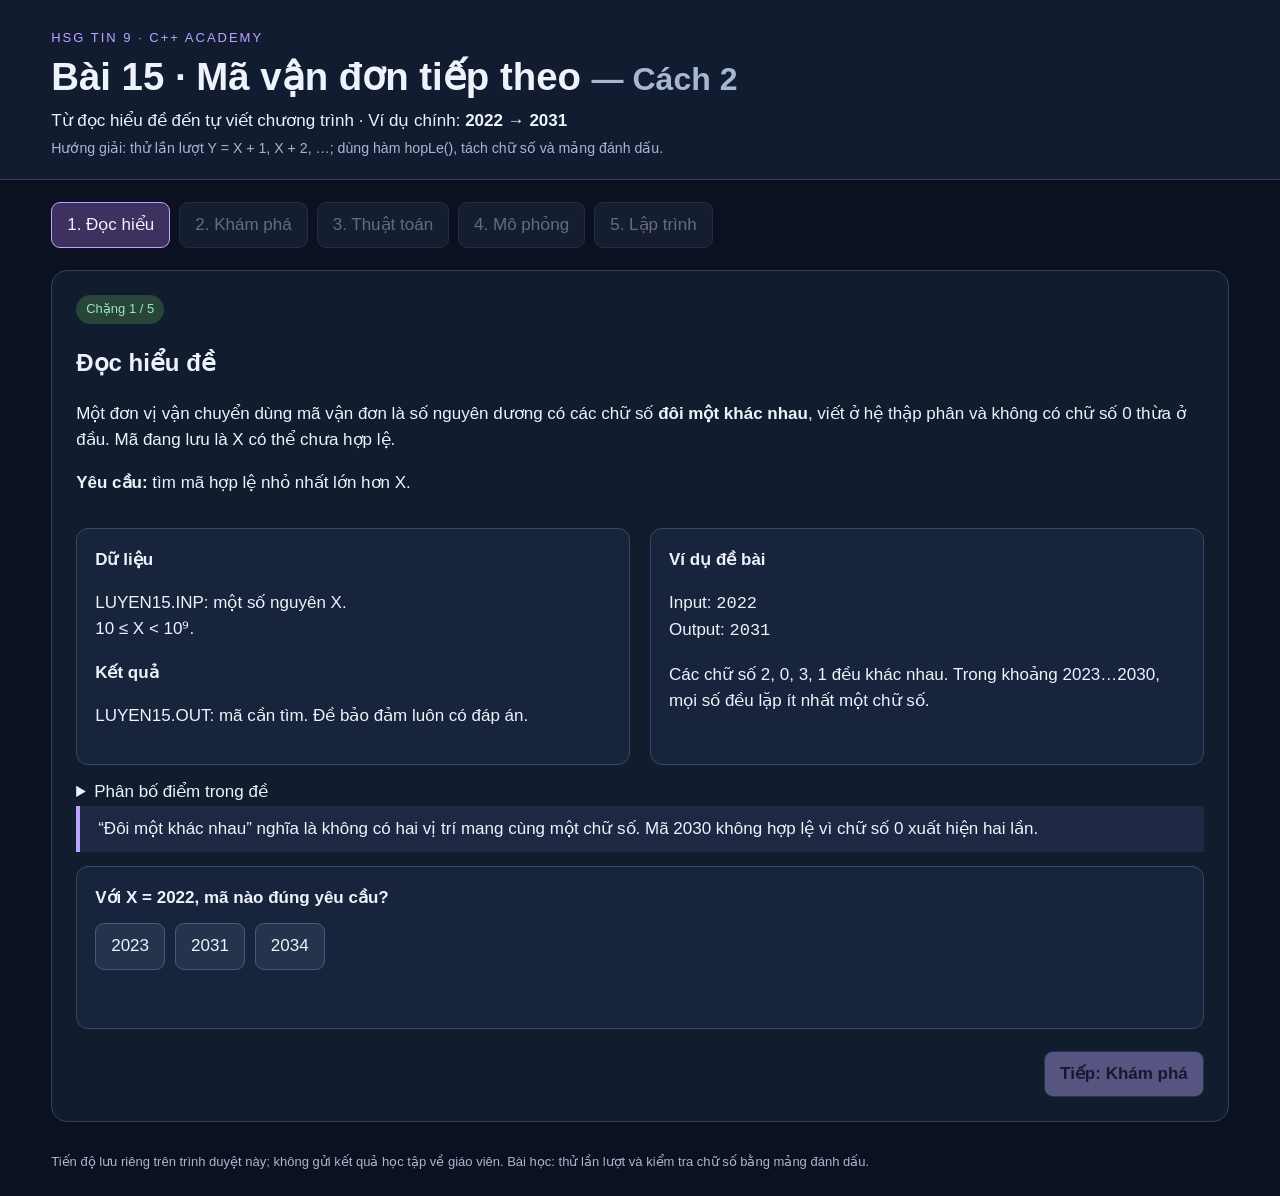
<file: lessons/bai15-ma-van-don-tiep-theo/index.html>
<!doctype html><html lang="vi"><head><meta charset="utf-8"><meta name="viewport" content="width=device-width,initial-scale=1"><title>Bài 15 — Cách 2: thử lần lượt và kiểm tra chữ số</title><link rel="stylesheet" href="style.css"></head><body>
<header><span class="tag">HSG TIN 9 · C++ ACADEMY</span><h1>Bài 15 · Mã vận đơn tiếp theo <small>— Cách 2</small></h1><p>Từ đọc hiểu đề đến tự viết chương trình · Ví dụ chính: <b>2022 → 2031</b></p><small>Hướng giải: thử lần lượt Y = X + 1, X + 2, …; dùng hàm hopLe(), tách chữ số và mảng đánh dấu.</small></header>
<nav aria-label="Năm chặng học tập"><button data-tab="0" aria-current="true" >1. Đọc hiểu</button><button data-tab="1" aria-current="false" disabled>2. Khám phá</button><button data-tab="2" aria-current="false" disabled>3. Thuật toán</button><button data-tab="3" aria-current="false" disabled>4. Mô phỏng</button><button data-tab="4" aria-current="false" disabled>5. Lập trình</button></nav><main>
<section class="stage" data-stage="0"><span class="pill">Chặng 1 / 5</span><h2>Đọc hiểu đề</h2><p>Một đơn vị vận chuyển dùng mã vận đơn là số nguyên dương có các chữ số <b>đôi một khác nhau</b>, viết ở hệ thập phân và không có chữ số 0 thừa ở đầu. Mã đang lưu là X có thể chưa hợp lệ.</p><p><b>Yêu cầu:</b> tìm mã hợp lệ nhỏ nhất lớn hơn X.</p><div class="grid"><div class="card"><b>Dữ liệu</b><p>LUYEN15.INP: một số nguyên X.<br>10 ≤ X &lt; 10⁹.</p><b>Kết quả</b><p>LUYEN15.OUT: mã cần tìm. Đề bảo đảm luôn có đáp án.</p></div><div class="card"><b>Ví dụ đề bài</b><p>Input: <code>2022</code><br>Output: <code>2031</code></p><p>Các chữ số 2, 0, 3, 1 đều khác nhau. Trong khoảng 2023…2030, mọi số đều lặp ít nhất một chữ số.</p></div></div><details><summary>Phân bố điểm trong đề</summary><p>40%: X ≤ 10000; 30%: 10000 &lt; X ≤ 10⁶; 30%: 10⁶ &lt; X &lt; 10⁹.</p></details><div class="rule">“Đôi một khác nhau” nghĩa là không có hai vị trí mang cùng một chữ số. Mã 2030 không hợp lệ vì chữ số 0 xuất hiện hai lần.</div><div class="card"><b>Với X = 2022, mã nào đúng yêu cầu?</b><div class="options" data-quiz="0"><button data-answer="0">2023</button><button data-answer="1">2031</button><button data-answer="2">2034</button></div><div class="feedback" id="q0" aria-live="polite"></div></div><div class="stagefoot"><button class="primary" data-next="1" disabled>Tiếp: Khám phá</button></div></section>
<section class="stage" data-stage="1" hidden><span class="pill">Chặng 2 / 5</span><h2>Khám phá: vì sao 2031 là nhỏ nhất?</h2><p>Tự nhập một số để quan sát chữ số trùng. Công cụ này kiểm tra mã anh/chị nhập, chưa tự tìm mã kế tiếp.</p><label>Mã thử <input id="candidate" type="text" inputmode="numeric" value="2023" maxlength="10"></label> <button id="inspect">Kiểm tra chữ số</button><div id="candidate-digits" class="digits"></div><div id="candidate-feedback" class="feedback" aria-live="polite"></div><div class="card"><h3>Quan sát chuỗi ứng viên</h3><p><b>2023 → 2024 → … → 2029 → 2030 → 2031</b></p><p>2023…2029 đều có hai chữ số 2. Số 2030 có hai chữ số 0. Số 2031 không có chữ số lặp, nên dừng.</p><p>Với 2023, hàm tách chữ số theo thứ tự <b>3 → 2 → 0 → 2</b>; gặp lại 2 thì trả false ngay.</p></div><b>Khi hàm hopLe(Y) trả false, chương trình cần làm gì?</b><div class="options" data-quiz="1"><button data-answer="0">Xuất Y ngay</button><button data-answer="1">Giảm Y đi 1</button><button data-answer="2">Tăng Y thêm 1 rồi kiểm tra lại</button></div><div id="q1" class="feedback" aria-live="polite"></div><div class="stagefoot"><button class="primary" data-next="2" disabled>Tiếp: Hình thành thuật toán</button></div></section>
<section class="stage" data-stage="2" hidden><span class="pill">Chặng 3 / 5</span><h2>Hình thành thuật toán: tìm và kiểm tra</h2><div class="grid"><div class="card"><h3>Việc 1 — Kiểm tra một số</h3><ol><li>Tạo mới daCo[10], mọi ô đều false.</li><li>Khi n &gt; 0, lấy cs = n % 10.</li><li>Nếu daCo[cs] đã true, trả false ngay.</li><li>Nếu chưa gặp, đánh dấu daCo[cs] = true; bỏ chữ số vừa xét bằng n /= 10.</li><li>Tách hết mà không trùng thì trả true.</li></ol></div><div class="card"><h3>Việc 2 — Tìm số nhỏ nhất</h3><ol><li>Nhập X; đặt Y = X + 1.</li><li>Trong khi !hopLe(Y) đúng, tăng Y.</li><li>Gặp Y hợp lệ đầu tiên thì dừng và xuất Y.</li></ol><p>Thử theo thứ tự tăng, không bỏ sót số nào nên nghiệm đầu tiên là nghiệm nhỏ nhất lớn hơn X.</p></div></div><div class="rule"><b>Phân biệt Y và n:</b> Y là ứng viên trong main. n là bản sao nằm trong hàm hopLe. Lệnh n /= 10 không làm Y thay đổi. daCo là mảng cục bộ, được tạo mới mỗi lần gọi hàm.</div><div class="card"><h3>Đúng về kết quả; cần chú ý tốc độ</h3><p>Gọi K là số ứng viên đã thử, D là số chữ số tối đa: thời gian O(K × D), bộ nhớ phụ O(1) vì chỉ có 10 cờ.</p><p>Ví dụ 2022 chỉ kiểm tra 9 số. Với X = 987654321, đáp án là 1023456789 và phải thử 35.802.468 số. Chưa thể khẳng định đạt toàn bộ điểm khi chưa biết giới hạn thời gian.</p><p>Đề bảo đảm có đáp án. Chương trình dùng long long vì kết quả có thể có 10 chữ số.</p></div><label>Tự diễn đạt: vì sao n đã bị chia nhỏ nhưng Y vẫn còn nguyên?<textarea id="reflection" placeholder="Viết cách giải thích của em…"></textarea></label><details><summary>Gợi ý tự đối chiếu (không chấm tự luận tự động)</summary><p>Tham số n nhận một bản sao giá trị Y. Phép gán và chia n chỉ tác động đến bản sao bên trong hàm.</p></details><b>Khi chuyển từ kiểm tra 2023 sang kiểm tra 2024, daCo cần ở trạng thái nào?</b><div class="options" data-quiz="2"><button data-answer="0">Giữ các dấu của 2023</button><button data-answer="1">Cả 10 ô đều false</button><button data-answer="2">Cả 10 ô đều true</button></div><div id="q2" class="feedback" aria-live="polite"></div><div class="stagefoot"><button class="primary" data-next="3" disabled>Tiếp: Mô phỏng</button></div></section><section class="stage" data-stage="3" hidden><span class="pill">Chặng 4 / 5</span><h2>Mô phỏng từng câu lệnh</h2><p>Nhấn Bước tiếp để xem một trạng thái. Chạy tự động thực hiện liên tục; có thể tạm dừng hoặc quay lại.</p><div class="controls"><button class="primary" id="start">Bắt đầu</button><button id="prev">Bước trước</button><button id="next">Bước tiếp</button><button id="auto">Chạy tự động</button><button id="pause">Tạm dừng</button><button id="reset">Đặt lại</button><span class="progress" id="counter"></span></div><div class="sim-grid"><div class="code-panel"><div class="panel-title">CODE C++ · LUYEN15</div><div class="code" id="sim-code"><div class="line" data-line="1"><span class="ln">1</span><code>#include &lt;bits/stdc++.h&gt;</code></div><div class="line" data-line="2"><span class="ln">2</span><code><span class="kw">using</span> <span class="kw">namespace</span> std;</code></div><div class="line" data-line="3"><span class="ln">3</span><code></code></div><div class="line" data-line="4"><span class="ln">4</span><code><span class="kw">bool</span> hopLe(<span class="kw">long</span> <span class="kw">long</span> n) {</code></div><div class="line" data-line="5"><span class="ln">5</span><code>    <span class="kw">bool</span> daCo[<span class="lit">10</span>] = {<span class="kw">false</span>};</code></div><div class="line" data-line="6"><span class="ln">6</span><code>    <span class="kw">while</span> (n &gt; <span class="lit">0</span>) {</code></div><div class="line" data-line="7"><span class="ln">7</span><code>        <span class="kw">int</span> cs = n % <span class="lit">10</span>;</code></div><div class="line" data-line="8"><span class="ln">8</span><code>        <span class="kw">if</span> (daCo[cs]) {</code></div><div class="line" data-line="9"><span class="ln">9</span><code>            <span class="kw">return</span> <span class="kw">false</span>;</code></div><div class="line" data-line="10"><span class="ln">10</span><code>        }</code></div><div class="line" data-line="11"><span class="ln">11</span><code>        daCo[cs] = <span class="kw">true</span>;</code></div><div class="line" data-line="12"><span class="ln">12</span><code>        n /= <span class="lit">10</span>;</code></div><div class="line" data-line="13"><span class="ln">13</span><code>    }</code></div><div class="line" data-line="14"><span class="ln">14</span><code>    <span class="kw">return</span> <span class="kw">true</span>;</code></div><div class="line" data-line="15"><span class="ln">15</span><code>}</code></div><div class="line" data-line="16"><span class="ln">16</span><code></code></div><div class="line" data-line="17"><span class="ln">17</span><code><span class="kw">int</span> main() {</code></div><div class="line" data-line="18"><span class="ln">18</span><code>    ios_base::sync_with_stdio(<span class="kw">false</span>);</code></div><div class="line" data-line="19"><span class="ln">19</span><code>    cin.tie(NULL);</code></div><div class="line" data-line="20"><span class="ln">20</span><code>    freopen(<span class="lit">&quot;LUYEN15.INP&quot;</span>, <span class="lit">&quot;r&quot;</span>, stdin);</code></div><div class="line" data-line="21"><span class="ln">21</span><code>    freopen(<span class="lit">&quot;LUYEN15.OUT&quot;</span>, <span class="lit">&quot;w&quot;</span>, stdout);</code></div><div class="line" data-line="22"><span class="ln">22</span><code>    <span class="kw">long</span> <span class="kw">long</span> X;</code></div><div class="line" data-line="23"><span class="ln">23</span><code>    <span class="kw">if</span> (cin &gt;&gt; X) {</code></div><div class="line" data-line="24"><span class="ln">24</span><code>        <span class="kw">long</span> <span class="kw">long</span> Y = X + <span class="lit">1</span>;</code></div><div class="line" data-line="25"><span class="ln">25</span><code>        <span class="kw">while</span> (!hopLe(Y)) {</code></div><div class="line" data-line="26"><span class="ln">26</span><code>            Y++;</code></div><div class="line" data-line="27"><span class="ln">27</span><code>        }</code></div><div class="line" data-line="28"><span class="ln">28</span><code>        cout &lt;&lt; Y;</code></div><div class="line" data-line="29"><span class="ln">29</span><code>    }</code></div><div class="line" data-line="30"><span class="ln">30</span><code>    <span class="kw">return</span> <span class="lit">0</span>;</code></div><div class="line" data-line="31"><span class="ln">31</span><code>}</code></div></div></div><div class="state-panel"><div class="panel-title">TRẠNG THÁI + LỊCH SỬ</div><div class="state-body"><div class="vars" id="vars"></div><div id="condition" class="condition"></div><h3>n trong hàm — bản sao đang được tách</h3><div id="ma-digits" class="digits"></div><h3>daCo[0…9]</h3><small>1 = đã dùng; 0 = chưa dùng</small><div id="used-digits" class="digits"></div><div id="caption" class="caption" aria-live="polite"></div><h3>Lịch sử</h3><ol id="history" class="history"></ol></div></div></div><div class="output">LUYEN15.OUT <strong id="output">Chưa xuất</strong></div><p class="muted">Mỗi lượt gọi hopLe tạo mảng daCo mới. Khi hàm trả về, n, cs và daCo hết phạm vi nên không còn hiện trong trạng thái main. Chữ số 0 hiện trong n sau khi tách hết không phải một chữ số cần xét thêm: điều kiện n > 0 đã sai.</p><div class="stagefoot"><button class="primary" data-next="4" disabled>Tiếp: Lập trình và kiểm tra</button></div></section>
<section class="stage" data-stage="4" hidden><span class="pill">Chặng 5 / 5</span><h2>Tự lập trình và kiểm tra</h2><p>Trước khi mở code: với X = 98, mã nhỏ nhất lớn hơn X là gì?</p><label>Đáp án <input id="answer98" inputmode="numeric" placeholder="Nhập kết quả"></label> <button id="unlock">Kiểm tra và mở lời giải</button><div class="feedback" id="unlock-feedback" aria-live="polite"></div><div id="solution" hidden><div class="controls"><button id="copy">Sao chép code</button><button id="zoom">Phóng to code</button></div><pre class="fullcode" id="fullcode">#include &lt;bits/stdc++.h&gt;
using namespace std;

bool hopLe(long long n) {
    bool daCo[10] = {false};
    while (n &gt; 0) {
        int cs = n % 10;
        if (daCo[cs]) {
            return false;
        }
        daCo[cs] = true;
        n /= 10;
    }
    return true;
}

int main() {
    ios_base::sync_with_stdio(false);
    cin.tie(NULL);
    freopen(&quot;LUYEN15.INP&quot;, &quot;r&quot;, stdin);
    freopen(&quot;LUYEN15.OUT&quot;, &quot;w&quot;, stdout);
    long long X;
    if (cin &gt;&gt; X) {
        long long Y = X + 1;
        while (!hopLe(Y)) {
            Y++;
        }
        cout &lt;&lt; Y;
    }
    return 0;
}</pre><h3>Giải thích từng dòng</h3><div class="explanation" id="explanation"></div></div><div class="card"><h3>Tự tính kết quả cho bộ test</h3><p>Nhập Output dự đoán rồi đối chiếu. Trang chỉ kiểm tra giá trị trả lời; không biên dịch hay chạy code C++ của học sinh.</p><div id="tests"></div></div><div class="rule">Lỗi cần tránh: bắt đầu từ X thay vì X + 1; dùng nhầm dấu !; giữ dấu chữ số của ứng viên cũ; thay đổi trực tiếp Y khi tách số; cho rằng kết quả luôn vừa int.</div></section>
</main><footer>Tiến độ lưu riêng trên trình duyệt này; không gửi kết quả học tập về giáo viên. Bài học: thử lần lượt và kiểm tra chữ số bằng mảng đánh dấu.</footer><script src="lesson-data.js"></script><script src="engine.js"></script></body></html>
</file>
<file: templates/style.css>
*{box-sizing:border-box}body{margin:0;background:#eef3f8;color:#19374d;font:17px/1.6 system-ui,sans-serif}header{padding:24px;background:linear-gradient(120deg,#10253d,#126879);color:white}main{max-width:1100px;margin:auto;padding:20px}#tabs{display:grid;grid-template-columns:repeat(5,1fr);gap:8px}#tabs button{background:#d8e8ee;color:#163d54}button{cursor:pointer;border:0;padding:11px 14px;border-radius:8px;background:#087e79;color:white;font:inherit;margin:4px}button:disabled{opacity:.4}#stage{background:white;padding:22px;border-radius:14px;margin-top:18px}.question{border:1px solid #d4e0e6;border-radius:8px;padding:12px;margin:15px 0}.question label{display:block;padding:6px}input[type=range]{width:100%}.two{display:grid;grid-template-columns:minmax(0,1.15fr) minmax(0,1fr);gap:16px}.side{background:#f1f5fa;border-radius:12px;padding:14px;min-width:0}.editor{background:#1e222b;color:#e0e5eb;border-radius:10px;overflow:hidden}.editor-head{display:flex;align-items:center;justify-content:space-between;background:#303849;padding:8px 12px}.editor-head button{background:#4c6276;font-size:13px;padding:5px 8px}.editor-body{font:15px/1.8 Consolas,monospace;padding:9px 0;overflow:auto}.line{display:flex;white-space:pre;width:max-content;min-width:100%}.line.active{background:#126271;box-shadow:inset 4px 0 #81ead5}.numline{width:40px;flex:none;text-align:right;padding-right:9px;background:#1a1e26;color:#8293a7;border-right:1px solid #455262}.source{padding:0 13px;white-space:pre}.kw{color:#d09cf5}.type{color:#f4d681}.string{color:#98d991}.number{color:#f3b477}.editor.zoom{position:fixed;inset:12px;z-index:9999;display:flex;flex-direction:column;margin:0;border:2px solid #64d5c4}.editor.zoom .editor-body{flex:1;font-size:clamp(18px,2.3vw,26px)}body.zooming{overflow:hidden}.stats{display:flex;gap:9px}.stats>div{flex:1;background:#dfeaf2;border-radius:9px;padding:12px}.stats b{display:block;font-size:25px}.notice{background:#e8f4f5;padding:14px;border-radius:8px}input,textarea{max-width:100%;font:inherit}textarea{width:100%;min-height:75px}#message{color:#126e58;font-weight:700}.out{background:#e7f2ec;padding:14px;white-space:pre-wrap}footer{font-size:13px;color:#678;padding:24px}@media(max-width:750px){.two{grid-template-columns:1fr}#tabs{grid-template-columns:repeat(2,1fr)}}
</file>
<file: lessons/bai01-nhap-in-mang-dao-nguoc/style.css>
:root{color-scheme:light;font-family:Inter,system-ui,-apple-system,"Segoe UI",sans-serif;color:#172c43;background:#f0f4fa}*{box-sizing:border-box}body{margin:0}header{padding:32px 16px;background:linear-gradient(115deg,#102443,#12678a);color:white}header h1{font-size:clamp(27px,4vw,43px);line-height:1.16;max-width:1000px;margin:12px 0}header p{margin:0;color:#d0e6f3}.wrap{max-width:1220px;margin:auto;padding-left:14px;padding-right:14px}.eyebrow{font-size:12px;letter-spacing:1.6px;font-weight:800;color:#a3ecff}.blue{color:#007aab}#nav{display:flex;gap:7px;flex-wrap:wrap;padding:18px 0}#nav button{background:white;color:#214e67;border:1px solid #d5e0ee;font-size:13px}#nav button.on{background:#0679a8;color:white}button{font:700 14px system-ui;cursor:pointer;border:0;border-radius:10px;background:#087caa;color:white;padding:11px 15px}button:hover:not(:disabled){filter:brightness(.94)}button:disabled{opacity:.45;cursor:not-allowed}.light{background:#e8eff7;color:#204966}.panel{background:white;padding:25px;border:1px solid #d9e4ee;border-radius:17px;box-shadow:0 5px 25px #1429440b;margin-bottom:22px}.hidden{display:none!important}h2{font-size:27px;margin:9px 0 15px}h3{font-size:19px}p{line-height:1.62}.two,.simgrid{display:grid;grid-template-columns:1fr 1fr;gap:16px}.mini{background:#f5f8fc;border:1px solid #dde8f2;border-radius:11px;padding:16px;margin:12px 0}.mini pre{font-size:17px;white-space:pre-wrap}.note{font-size:14px;color:#587084}.array{display:flex;flex-wrap:wrap;gap:8px;margin:15px 0}.cell{min-width:62px;padding:8px 12px;border-radius:9px;border:2px solid #d0dfec;background:#f1f7fc;text-align:center}.cell small{display:block;color:#6c8295;font-size:12px;margin-bottom:4px}.cell b{font-size:20px}.cell.current{background:#d9ecff;border-color:#1681cb}.cell.done{background:#def8eb;border-color:#38a777}.cell.wrong{background:#ffe8e8;border-color:#e47878}.cell:disabled{opacity:.7}.fieldrow,.toolbar{display:flex;flex-wrap:wrap;gap:12px;align-items:flex-end;margin:15px 0}.fieldrow label{flex:1;min-width:220px;font-weight:650}.block{display:block;font-weight:650;margin:15px 0}input,textarea{display:block;width:100%;border:1px solid #bfcfdf;padding:12px;border-radius:9px;font:inherit;margin-top:6px}textarea{min-height:75px}code,pre{font-family:Consolas,"Courier New",monospace}.info{border-left:4px solid #1785c0;background:#ebf6ff;padding:13px 15px;margin:12px 0;border-radius:7px;line-height:1.5}.steps{background:#f5f8fc;padding:5px 18px;border-radius:12px}.quiz{margin-top:24px;border:1px solid #c8d9e9;background:#f5faff;border-radius:12px;padding:16px}.quiz .choice{display:block;background:white;color:#284961;text-align:left;border:1px solid #cadbe8;width:100%;margin:9px 0}.choice.correct{background:#dff7e8;border-color:#3ca56a}.choice.incorrect{background:#ffe7e7;border-color:#c95b5b}.response{font-weight:650}.code{background:#101f36;color:#ecf3ff;border-radius:11px;min-height:345px;max-height:620px;overflow:auto;padding:15px;font-size:13px;line-height:1.85}.code .line{display:block;white-space:pre;border-left:3px solid transparent;padding:0 7px}.code .line.hilite{background:#244f76;border-left-color:#ffe17b}.line-no{color:#829ab1;user-select:none}.simgrid>div{min-width:0}.stats{display:flex;gap:8px;flex-wrap:wrap}.stats span{font:700 15px Consolas;background:#e7f1fb;border-radius:8px;padding:12px}.history{height:180px;overflow:auto;background:#f4f8fc;padding:14px 15px 14px 35px;border-radius:10px;font:13px/1.6 Consolas}.output{background:#112944;color:#a7e8ba;padding:17px;border-radius:10px;white-space:pre-wrap;word-break:break-word;min-height:55px}.exrow{display:grid;grid-template-columns:45px 1fr;gap:10px;border-bottom:1px solid #e9eff5;padding:8px 0}.exrow b{color:#087caa}.pass{color:#087e51}.fail{color:#b42634}.zoomed{position:fixed;inset:3vh 3vw;z-index:99;max-height:94vh!important;font-size:17px;box-shadow:0 0 0 100vmax #000a}footer{padding:0 0 28px;color:#5e788c;text-align:center}@media(max-width:780px){.two,.simgrid{grid-template-columns:1fr}.panel{padding:16px}h2{font-size:23px}.cell{min-width:55px;padding:7px}.code{font-size:12px}.fieldrow{align-items:stretch}}
</file>
<file: lessons/bai01-tui-qua-dong-deu/style.css>
:root{font-family:Inter,system-ui,-apple-system,Segoe UI,Arial,sans-serif;color:#17243a;background:#eef3f9}*{box-sizing:border-box}body{margin:0}header{background:linear-gradient(120deg,#101d39,#175b84);color:#fff;padding:34px 22px}.head,main{max-width:1220px;margin:auto}.eyebrow{font-size:12px;letter-spacing:2px;font-weight:800;color:#90d8ff}h1{font-size:clamp(28px,4vw,45px);margin:13px 0 8px}header p{color:#d6e4f5;margin:0}.panel{background:white;border:1px solid #dbe5ef;border-radius:18px;margin:22px 0;padding:28px;box-shadow:0 8px 27px #21334f0b}.hidden{display:none!important}h2{font-size:27px;margin:12px 0 18px}h3{font-size:18px}p{line-height:1.65}.pill{border-radius:22px;background:#e0f3ff;color:#07577b;font-weight:800;font-size:12px;padding:7px 13px}.nav{display:flex;gap:7px;flex-wrap:wrap;padding:16px 0 0}.nav button{background:#fff;color:#41536a;border:1px solid #dbe5ef;border-radius:11px;font-size:13px}.nav button.active{background:#0879ac;color:#fff}.nav button:disabled{opacity:.45;cursor:not-allowed}button{border:0;background:#0879ac;color:#fff;padding:12px 17px;border-radius:10px;cursor:pointer;font-weight:750;transition:.15s}button:hover:not(:disabled){filter:brightness(.93)}button:disabled{opacity:.55;cursor:not-allowed}.secondary{background:#e6eef7;color:#164a67}.twobox,.example,.simgrid{display:grid;grid-template-columns:1fr 1fr;gap:15px}.twobox>div,.example>div{background:#f4f8fd;border:1px solid #e2eaf3;border-radius:12px;padding:16px}.example{margin:16px 0}.example pre{font-size:21px;font-weight:700}.inputs,.toolbar{display:flex;flex-wrap:wrap;gap:12px;align-items:end;margin:18px 0}.inputs label{flex:1;min-width:130px;font-weight:700;font-size:14px}input,textarea{display:block;width:100%;margin-top:7px;padding:12px;border:1px solid #c3d0df;border-radius:9px;font:inherit}textarea{min-height:90px}.full{display:block;margin:16px 0}.result,.tip{background:#ebf7ff;border-left:4px solid #0885bb;padding:14px 16px;border-radius:8px;margin:12px 0;line-height:1.6}.tip{background:#f0f4fb;border-color:#6985a8}.quiz{border:1px solid #c7dcee;background:#f7fbff;padding:20px;border-radius:12px;margin:22px 0}.quiz button{display:block;margin:10px 0;background:#fff;border:1px solid #cad9e6;color:#1f3c53;text-align:left;width:100%}.quiz button.correct{background:#e0f7e9;border-color:#52a57b}.quiz button.wrong{background:#ffe7e6;border-color:#e9928b}.quiz .feedback{font-weight:700}.steps{display:grid;gap:12px}.steps>div{display:flex;align-items:baseline;gap:16px;background:#f4f8fd;padding:10px 16px;border-radius:11px}.steps b{font-size:22px;color:#0879ac}.steps p{margin:4px 0}code,pre{font-family:Consolas,'Courier New',monospace}.code{background:#101c30;color:#e9f2ff;border-radius:12px;padding:16px;overflow-x:auto;font-size:13px;line-height:1.8;max-height:610px;min-height:330px}.code .line{display:block;white-space:pre;border-left:3px solid transparent;padding:0 7px}.code .line.on{background:#215581;border-left-color:#fbd469}.simgrid>div{min-width:0}.stat{display:grid;grid-template-columns:repeat(3,1fr);gap:8px}.stat span{padding:12px 5px;text-align:center;background:#e9f2fa;border-radius:10px;font:700 16px Consolas}.history{height:150px;overflow:auto;background:#f4f8fd;border-radius:11px;padding:14px 14px 14px 35px;font:13px/1.7 Consolas}.output{background:#152641;color:#9de8ac;padding:15px;border-radius:10px;white-space:pre-wrap}.exrow{display:grid;grid-template-columns:45px 1fr;gap:10px;padding:7px 0;border-bottom:1px solid #edf0f4}.exrow strong{color:#0879ac}.success{color:#087643}.error{color:#b52729}footer{text-align:center;color:#65768b;padding:26px}.zoomed{position:fixed;inset:4vh 4vw;z-index:10;max-height:92vh!important;font-size:17px;box-shadow:0 0 0 200vmax #0009}@media(max-width:800px){.twobox,.example,.simgrid{grid-template-columns:1fr}.panel{margin:12px 0;padding:17px}main{padding:0 12px}.stat{grid-template-columns:repeat(3,1fr)}h2{font-size:23px}.code{font-size:12px}}
</file>
<file: lessons/bai02-gia-tri-lon-thu-nhi/style.css>
*{box-sizing:border-box}body{margin:0;background:#edf3f8;color:#17384d;font:17px/1.55 system-ui}header{background:#123750;color:white;padding:22px}header>*{max-width:1100px;margin:0 auto}main{max-width:1100px;margin:20px auto;padding:0 15px}nav{display:grid;grid-template-columns:repeat(5,1fr);gap:7px}nav button{background:#dbe8ee;color:#17384d}nav button:disabled{opacity:.35}button{border:0;border-radius:8px;padding:10px 14px;background:#087e79;color:white;cursor:pointer;font:inherit;margin:3px}button:disabled{opacity:.4}section{background:white;border-radius:14px;padding:25px;margin:15px 0}.two{display:grid;grid-template-columns:1.1fr 1fr;gap:14px}.side{min-width:0;background:#f1f5fa;padding:14px;border-radius:10px}.editor{background:#1d222b;color:#dbe6ee;border-radius:10px;overflow:hidden}.head{background:#333d4d;padding:8px;display:flex;justify-content:space-between}.head button{background:#546c80;padding:5px;font-size:13px}.source{padding:10px 0;overflow:auto;font:15px/1.8 Consolas,monospace}.source-row{display:flex;white-space:pre;min-width:max-content}.source-row.on{background:#136679;box-shadow:inset 4px 0 #70eac9}.ln{width:38px;flex:none;background:#161b22;color:#8ca3b7;text-align:right;padding-right:8px}.txt{padding:0 14px}.editor.zoom{position:fixed;inset:10px;z-index:100;display:flex;flex-direction:column}.editor.zoom .source{flex:1;font-size:22px}.array{display:flex;gap:6px;flex-wrap:wrap}.cell{padding:10px;border:1px solid #9bb2c3;background:white;border-radius:8px}.cell.on{background:#7ce0cc}.notice{background:#e3f4f0;border-radius:9px;padding:12px}.stats{display:flex;gap:12px}.stats div{flex:1;background:#e1eaf3;padding:12px;border-radius:9px}.stats b{display:block;font-size:24px}fieldset{border:1px solid #c6d8e3;border-radius:9px;margin:13px 0;padding:12px}fieldset label{display:block;padding:6px}input[type=text],textarea{padding:10px;border:1px solid #b4cbd9;border-radius:8px;width:100%;font:inherit}textarea{height:80px}.out{background:#e4f3e9;padding:15px}footer{text-align:center;color:#667787;font-size:13px}@media(max-width:740px){.two{grid-template-columns:1fr}nav{grid-template-columns:repeat(2,1fr)}}
</file>
<file: lessons/bai03-dem-phan-tu-khac-nhau/style.css>
:root{--navy:#102c42;--teal:#0a817d;--bg:#f3f7fb;--border:#d9e5ed}*{box-sizing:border-box}body{margin:0;color:#17364e;background:var(--bg);font:16px/1.6 system-ui,-apple-system,"Segoe UI",sans-serif}.container{max-width:1140px;margin:auto;padding:0 22px}.hero{background:linear-gradient(120deg,#10283c,#155e6c);color:white;padding:24px 0 30px}.brand{display:flex;align-items:center;gap:10px;font-size:13px}.brand-mark{color:#80e8d6;font:bold 18px Consolas,monospace}.edition{margin-left:auto;color:#e1f4f5}.eyebrow{color:#70e3d2;font-weight:800;font-size:12px;letter-spacing:1.5px;margin:24px 0 8px}h1{font-size:clamp(28px,4vw,44px);line-height:1.2;margin:0}.intro{color:#e3edef}.progress-track{height:8px;background:#ffffff35;border-radius:99px}.progress-fill{height:100%;width:20%;background:#6be4ca;transition:width .2s}#progress-text{font-size:13px}.tabs{display:grid;grid-template-columns:repeat(5,1fr);gap:8px;margin:20px 0}.tabs button{background:white;border:1px solid var(--border);color:#2e5267}.tabs button.current{background:#0b777b;color:white}.tabs button:disabled{opacity:.42}.lesson-panel{background:white;border:1px solid var(--border);border-radius:15px;padding:clamp(18px,3vw,34px);min-height:300px;box-shadow:0 6px 20px #11324b0e}.lesson-panel h2{font-size:clamp(23px,2.8vw,30px);margin:0 0 16px}.kicker{color:#087d7b;letter-spacing:1.3px;font-size:12px;font-weight:800}.note{background:#e9f5f5;padding:14px;border-left:4px solid #18a89c;border-radius:7px}.warning{background:#fff6e7;border-color:#d39934}.example,.side{background:#f1f6fa;border:1px solid var(--border);padding:15px;border-radius:11px}.example{margin:18px 0}.muted{color:#586f81;font-size:14px}.array{display:flex;gap:7px;flex-wrap:wrap;margin:12px 0}.cell{min-width:46px;border:2px solid #b9cbd7;border-radius:9px;text-align:center;padding:8px;background:white;font:bold 15px Consolas,monospace}.cell.active{border-color:#0d9b8d;background:#dbf7ef}.cell.previous{border-color:#e4a12f;background:#fff0d8}.cell-index{display:block;font:11px system-ui;color:#6a8190}button{font:700 14px system-ui,sans-serif;border:0;border-radius:9px;background:#0a817d;color:white;padding:11px 15px;cursor:pointer}button.secondary{background:#e5edf3;color:#17445a}button:disabled{opacity:.43;cursor:default}.buttons{display:flex;gap:8px;flex-wrap:wrap;margin:15px 0}.choice{display:block;padding:10px;margin:8px 0;border:1px solid var(--border);border-radius:9px}.choice:has(input:checked){background:#e4f8f3;border-color:#13998b}input[type=radio]{accent-color:#087b79}input[type=range]{width:100%}fieldset{border:1px solid var(--border);border-radius:11px;margin:18px 0;padding:12px 16px}legend{font-weight:750;padding:0 4px}.message{font-weight:700;color:#0a7349}.message.error{color:#b43230}.two-col{display:grid;grid-template-columns:minmax(0,1.15fr) minmax(0,.85fr);gap:16px}.side{min-width:0}.side h3{margin:0 0 10px}.stats{display:grid;grid-template-columns:repeat(3,1fr);gap:7px}.stats>div{background:white;border:1px solid var(--border);border-radius:9px;padding:9px;color:#547083;font-size:13px}.stats strong{display:block;font-size:24px;color:#15394e}.code-panel{background:#1c222b;color:#e5e9f0;border:1px solid #3c4857;border-radius:11px;overflow:hidden;margin:12px 0}.code-head{display:flex;justify-content:space-between;align-items:center;background:#2b3340;padding:7px 12px;font-size:13px}.code-head button{background:#476071;padding:6px 9px;font-size:12px}.code-content{font:14px/1.8 Consolas,"Courier New",monospace;padding:8px 0;overflow:auto}.source-line{display:flex;white-space:pre;min-width:max-content;min-height:25px}.source-line.active{background:#125a6d;box-shadow:inset 4px 0 #75eccb}.source-line .num{flex:none;width:38px;padding-right:9px;text-align:right;color:#94a5b8;background:#171d25;border-right:1px solid #344351}.source-line .text{white-space:pre;padding:0 13px}.tok-key{color:#dca0fa}.tok-type{color:#f3d586}.tok-str{color:#a2e19f}.tok-number{color:#efae7d}.tok-directive{color:#efaaaa}.tok-comment{color:#94a6b5}.code-panel.fullscreen{position:fixed;inset:12px;z-index:9999;margin:0;display:flex;flex-direction:column;border:2px solid #67e1ca}.code-panel.fullscreen .code-content{flex:1;font-size:clamp(18px,2vw,24px)}body.lock-scroll{overflow:hidden}.step-history{max-height:230px;overflow:auto;background:white;padding:14px 14px 14px 34px;border-radius:9px}.step-history li{padding:2px}.test-input{display:block;width:100%;max-width:780px;border:1px solid #adc4d1;border-radius:9px;padding:11px;font:15px Consolas,monospace}.result{background:#eaf4eb;padding:14px;white-space:pre-wrap;border-radius:9px}textarea{width:100%;padding:11px;border:1px solid #b7c9d7;border-radius:9px;font:16px system-ui}.mono,code{font-family:Consolas,monospace}footer{text-align:center;color:#6e8292;font-size:13px;padding:25px}@media(max-width:780px){.two-col{grid-template-columns:1fr}.tabs{grid-template-columns:repeat(2,1fr)}}
</file>
<file: lessons/bai03-phan-loai-chan-le/style.css>
:root{font-family:system-ui,Arial,sans-serif;background:#0b1529;color:#e9f2ff}*{box-sizing:border-box}body{margin:0;line-height:1.6}.wrap{max-width:1200px;margin:auto;padding:20px}header{background:linear-gradient(120deg,#142444,#126079);border-bottom:1px solid #35628b}header p{color:#c5f3fa}h1{font-size:clamp(1.8rem,4vw,3rem);line-height:1.2;margin:6px 0}nav,.controls{display:flex;gap:9px;flex-wrap:wrap;margin:16px 0}button{cursor:pointer;border:1px solid #6489b9;border-radius:9px;background:#29466d;color:#fff;padding:10px 14px;font:inherit}button:hover,button:focus-visible{background:#187f9d;outline:2px solid #8be9ff}button:disabled{opacity:.35;cursor:default}button.active{background:#087d95}.stage{border:1px solid #355078;background:#14233d;border-radius:16px;padding:clamp(15px,3vw,30px);margin:24px 0}.stage[hidden],#modal[hidden]{display:none}.grid{display:grid;grid-template-columns:1fr 1fr;gap:15px}article{min-width:0;background:#101e35;border:1px solid #395579;border-radius:12px;padding:15px}h3{color:#a8e3ff}pre,.code{padding:14px;color:#e2efff;background:#081325;border-radius:9px;overflow:auto;white-space:pre;font:14px/1.8 Consolas,"Courier New",monospace}.notice{padding:16px;background:#274065;border-radius:9px}.quiz{background:#233a5a;border-radius:10px;padding:18px;margin-top:20px}.choices{display:grid;gap:8px;margin:10px 0}.choices label{border:1px solid #4a6b94;border-radius:8px;padding:9px;display:block;cursor:pointer}.ok{color:#8affc5}.bad{color:#ffc0a9}.line{display:block;white-space:pre;padding:0 6px;border-radius:4px}.line.current{background:#236394;border-left:4px solid #8bf3ff}.line:hover{background:#2a496a;cursor:pointer}.vector{background:#09182d;border-radius:8px;min-height:35px;padding:10px;margin-bottom:10px}textarea{width:100%;background:#09182d;color:white;border:1px solid #6489b9;border-radius:8px;padding:10px;font:16px Consolas,monospace}#modal{position:fixed;inset:0;background:#000c;display:grid;place-items:center;padding:15px;z-index:10}.modalInner{max-height:90vh;overflow:auto;width:min(1100px,96vw);padding:20px;background:#1b304f;border-radius:12px}#zoomCode{font-size:17px}footer{text-align:center;color:#a8b7cd}@media(max-width:760px){.grid{grid-template-columns:1fr}.wrap{padding:12px}.stage{padding:14px}.code{font-size:12px}}
</file>
<file: lessons/bai07-bao-cao-trung-binh/style.css>
:root{font-family:Inter,system-ui,-apple-system,"Segoe UI",sans-serif;color:#1b2c41;background:#f0f4fa}*{box-sizing:border-box}body{margin:0}header{background:linear-gradient(120deg,#132343,#126a8f);padding:33px 12px;color:white}.wrap{max-width:1230px;margin:auto;padding-left:14px;padding-right:14px}.eyebrow{font-size:12px;letter-spacing:2px;color:#9cdeff;font-weight:800}h1{font-size:clamp(28px,4.2vw,47px);margin:12px 0 8px}header p{color:#d3e9f6;margin:0}.panel{border:1px solid #dbe6ef;border-radius:17px;background:white;padding:25px;margin:18px 0;box-shadow:0 8px 27px #1c334b0a}.hidden{display:none!important}h2{font-size:27px;margin:13px 0 18px}h3{font-size:19px}p,li{line-height:1.64}.pill{display:inline-block;color:#006d9c;background:#e5f5ff;border-radius:24px;padding:7px 12px;font:800 12px system-ui}#nav{display:flex;gap:8px;flex-wrap:wrap;padding:18px 0 2px}button{border:0;background:#087fae;color:white;padding:11px 16px;border-radius:10px;font:700 14px system-ui;cursor:pointer}button:hover:not(:disabled){filter:brightness(.94)}button:disabled{opacity:.45;cursor:not-allowed}#nav button{background:white;color:#3c556e;border:1px solid #d8e4ef;font-size:13px}#nav button.active{background:#087fae;color:white}.secondary{background:#e6eff7;color:#234e6a}.twocol,.simgrid{display:grid;grid-template-columns:1fr 1fr;gap:16px}.mini,.minibox{background:#f4f8fd;border:1px solid #dae7f2;border-radius:11px;padding:15px;line-height:1.55}.mini pre{font:700 18px/1.5 Consolas,monospace}.inputrow,.buttons{display:flex;flex-wrap:wrap;gap:12px;align-items:flex-end;margin:16px 0}.inputrow label{flex:1;min-width:180px;font-weight:650}.block{display:block;margin:15px 0;font-weight:650}input,select,textarea{display:block;width:100%;margin-top:7px;border:1px solid #bfd0df;border-radius:9px;padding:12px;font:inherit}textarea{min-height:90px}.values{display:flex;gap:8px;flex-wrap:wrap;margin:14px 0}.value{border:2px solid #dae5ef;background:#f4f9fc;border-radius:10px;min-width:73px;text-align:center;padding:10px}.value small{color:#54728d;display:block;font-size:12px}.value b{font-size:18px}.value.on{border-color:#0a83c5;background:#e3f3ff}.value.done{border-color:#32a774;background:#e3faee}.formula{display:grid;gap:12px;background:#eaf5ff;border-radius:12px;padding:18px}.steps{background:#f4f8fc;border-radius:11px;padding:13px 25px}code,pre{font-family:Consolas,"Courier New",monospace}.quiz{margin-top:23px;border:1px solid #bedbea;background:#f7fbff;border-radius:12px;padding:17px}.choice{display:block;background:white;color:#203f57;text-align:left;border:1px solid #cbdce8;margin:8px 0;width:100%}.choice.correct{background:#dff7e8;border-color:#38a36f}.choice.wrong{background:#ffe8e8;border-color:#cd6767}.feedback{font-weight:700}.code{background:#0e1f36;color:#e9f5ff;min-height:350px;max-height:620px;overflow:auto;font-size:13px;line-height:1.85;border-radius:12px;padding:15px}.code .line{display:block;padding:0 7px;border-left:3px solid transparent;white-space:pre}.code .line.on{border-color:#ffe17b;background:#254f79}.lineno{color:#89a3b7;user-select:none}.stats{display:grid;grid-template-columns:repeat(2,minmax(0,1fr));gap:8px}.stats span{overflow-wrap:anywhere;background:#e7f1f9;padding:10px;border-radius:9px;font:700 14px Consolas}.history{background:#f4f8fc;border-radius:11px;height:165px;overflow:auto;padding:13px 12px 13px 35px;font:13px/1.6 Consolas}.output{background:#10273d;color:#a5e8bd;padding:15px;border-radius:10px;white-space:pre-wrap;word-break:break-word;max-height:250px;overflow:auto}.explain-row{display:grid;grid-template-columns:45px 1fr;gap:10px;border-bottom:1px solid #e9eff5;padding:8px}.explain-row strong{color:#087fae}.ok{color:#087e50}.bad{color:#b52c31}.zoomed{position:fixed;inset:3vh 3vw;z-index:100;max-height:94vh!important;font-size:17px;box-shadow:0 0 0 200vmax #0009}footer{text-align:center;color:#667f90;padding:25px 0}@media(max-width:800px){.twocol,.simgrid{grid-template-columns:1fr}.panel{padding:17px}.code{font-size:12px}h2{font-size:23px}.value{min-width:60px;padding:8px}}
</file>
<file: lessons/bai10-phan-tich-thua-so-nguyen-to/style.css>
:root{font-family:system-ui,sans-serif;color:#183239;background:#eef3f0;line-height:1.65}*{box-sizing:border-box}body{margin:0}header{background:#103d3a;color:#fff;padding:44px max(5vw,20px)}h1{font-size:clamp(32px,5vw,60px);line-height:1.15;margin:16px 0}em{color:#eac16e;font-style:normal}.eyebrow,.tag{font-size:13px;letter-spacing:2px;font-weight:700}.tag{color:#267165}nav{display:flex;gap:8px;padding:20px 5vw;flex-wrap:wrap;position:sticky;top:0;background:#eef3f0;z-index:2}button,summary{cursor:pointer}button{border:1px solid #b7c9c1;border-radius:8px;padding:10px 14px;background:white;color:#163f39;font:inherit;margin:4px}button.active,button:hover:enabled{background:#155b50;color:white}button:disabled{opacity:.45;cursor:not-allowed}main{max-width:1400px;margin:auto;padding:0 4vw 30px}section{background:white;padding:30px;border-radius:18px;box-shadow:0 10px 40px #163f3909}h2{font-size:30px;line-height:1.3}.sample{display:flex;gap:30px;background:#edf5ef;padding:20px;border-radius:10px;flex-wrap:wrap}.sample strong{display:block;font-size:24px}input,textarea{font:inherit;padding:9px;border:1px solid #9cb7ae;border-radius:6px;max-width:100%}textarea{display:block;width:100%;min-height:90px}small{display:block}.sim{display:grid;grid-template-columns:minmax(0,1.25fr) minmax(0,1fr);gap:24px;margin-top:20px}pre{font-family:Consolas,monospace;overflow:auto;background:#11252d;color:#e9f0ed;padding:16px;border-radius:10px;font-size:15px;line-height:1.7;tab-size:4}.line{min-height:25px;white-space:pre}.line b{color:#7c9b9b;font-weight:400;user-select:none}.line.on{background:#315748;border-left:3px solid #ecc46e}.kw{color:#81ccf3}.str{color:#eac47d}.directive{color:#9ee3a5}#output{min-height:60px}#codeBox.zoom{position:fixed;inset:5%;z-index:9;background:#11252d;padding:20px;overflow:auto;box-shadow:0 0 0 100vw #0009}#codeBox.zoom pre{font-size:21px}#codeBox.zoom:before{content:'Nhấn Esc để đóng';color:#fff}details{margin:20px 0;padding:14px;background:#f1f5f1;border-radius:8px}summary{font-weight:bold}.feedback{min-height:28px;font-weight:600}.choice{display:block;text-align:left;width:100%}table{border-collapse:collapse;width:100%}td,th{border-bottom:1px solid #ccc;padding:10px;text-align:left;overflow-wrap:anywhere}footer{text-align:center;padding:30px}#error{color:#a02323}@media(max-width:800px){.sim{grid-template-columns:1fr}section{padding:20px}nav{position:static}h2{font-size:25px}.sample{gap:16px}#codeBox.zoom pre{font-size:15px}}
</file>
<file: lessons/bai15-ma-van-don-tiep-theo/style.css>
*{box-sizing:border-box}body{margin:0;background:#0b1120;color:#edf2fb;font:17px/1.55 "Segoe UI",Arial,sans-serif}button,input,textarea{font:inherit}button{cursor:pointer;background:#25334c;border:1px solid #465a7c;border-radius:9px;color:#edf2fb;padding:9px 15px}button:hover{border-color:#bca3ff}button:disabled{opacity:.4;cursor:default}button.primary{background:#bdabff;color:#1c1236;font-weight:700}header{padding:24px 4vw 18px;border-bottom:1px solid #34415c;background:#121c30}h1{margin:4px 0;font-size:clamp(25px,3vw,40px);line-height:1.2}h2{font-size:24px}h3{font-size:19px}.tag{color:#bca3ff;font-size:13px;letter-spacing:2px}.muted,small{color:#a7b7cf}header p{margin:8px 0 0}nav{display:flex;gap:9px;flex-wrap:wrap;margin:22px 4vw}nav button[aria-current=true]{border-color:#bca3ff;background:#3e315f}main{margin:0 4vw 30px}.stage{background:#121c2f;border:1px solid #34415c;border-radius:16px;padding:24px}.stage[hidden]{display:none}.grid{display:grid;grid-template-columns:1fr 1fr;gap:20px}.card{background:#18243b;padding:18px;border:1px solid #384966;border-radius:12px;margin:14px 0}.rule{border-left:4px solid #bba4ff;padding:10px 18px;background:#1f2843}input,textarea{background:#0b1426;color:#fff;border:1px solid #506382;border-radius:7px;padding:10px;max-width:100%}input{width:180px}textarea{display:block;width:100%;min-height:100px}.options{display:flex;gap:10px;flex-wrap:wrap;margin:12px 0}.feedback{min-height:28px;color:#f6d08a}.good{color:#88e2b8}.bad{color:#ff9dab}.digits{display:flex;gap:8px;flex-wrap:wrap;margin:15px 0}.digit{display:flex;flex-direction:column;background:#1f2b45;border:1px solid #50617e;border-radius:8px;min-width:42px;text-align:center;padding:6px}.digit strong{font:700 26px Consolas,monospace}.digit small{font-size:11px}.digit.used{background:#20483e;border-color:#83e0b7}.digit.active{outline:2px solid #d9beff}.sim-grid{display:grid;grid-template-columns:1.05fr 1fr;gap:18px}.code-panel,.state-panel{min-width:0;border:1px solid #40516e;background:#0e1728;border-radius:12px;overflow:hidden}.panel-title{background:#1c2943;padding:10px 15px;font-weight:700}.code{height:450px;overflow:auto;font:15px/1.7 Consolas,"Liberation Mono",monospace;tab-size:4;padding:12px 0}.line{display:flex;white-space:pre;min-height:1.7em;padding:0 10px;border-left:3px solid transparent}.line.active{background:#3a2d55;border-left-color:#ceb7ff}.ln{display:inline-block;min-width:26px;text-align:right;margin-right:14px;color:#8197bb;font-size:12px;user-select:none}.line code{font:inherit}.kw{color:#d2afff}.lit{color:#a3e4c1}.state-body{height:450px;overflow:auto;padding:15px}.vars{display:grid;grid-template-columns:repeat(4,1fr);gap:8px}.var{background:#1a2841;padding:8px;text-align:center;border-radius:8px}.var small{display:block}.var b{font:700 23px Consolas,monospace;color:#d9c6ff}.condition{background:#202e46;border:1px solid #506382;padding:10px;border-radius:8px;margin:12px 0;font:16px Consolas,monospace}.history{padding-left:21px;font-size:15px}.history li{margin:5px 0}.caption{background:#223047;border-radius:8px;padding:13px;margin:14px 0}.controls{display:flex;gap:8px;flex-wrap:wrap;margin:15px 0}.output{background:#12332b;border:1px solid #4f927b;padding:16px;border-radius:12px}.output strong{font:700 30px Consolas,monospace;color:#a6efd1;margin-left:18px}.explain-row{display:grid;grid-template-columns:48px 1fr;gap:8px;border-top:1px solid #34415b;padding:12px 5px}.fullcode{font:15px/1.65 Consolas,monospace;overflow:auto;max-height:460px;background:#0a1424;padding:18px;white-space:pre}.fullcode.large{font-size:21px}.explanation{max-height:420px;overflow:auto}.stagefoot{display:flex;justify-content:flex-end;margin-top:22px;gap:12px}.progress{font-size:14px;color:#b7c9e3}.pill{display:inline-block;padding:4px 10px;border-radius:20px;background:#294438;color:#9be7c4;font-size:13px}table{border-collapse:collapse;width:100%}td,th{padding:10px;border:1px solid #465875;text-align:left}footer{margin:24px 4vw;color:#a7b7cf;font-size:13px}button:focus-visible,input:focus-visible{outline:3px solid #e3c9ff;outline-offset:3px}@media(min-width:1500px){.code,.state-body{height:580px}.code{font-size:18px}}@media(max-width:850px){body{font-size:16px}.grid,.sim-grid{grid-template-columns:1fr}.stage{padding:16px}main,nav{margin-left:12px;margin-right:12px}.code{height:310px;font-size:14px}.state-body{height:auto;max-height:500px}header{padding:18px}.vars{grid-template-columns:repeat(2,1fr)}}
</file>
